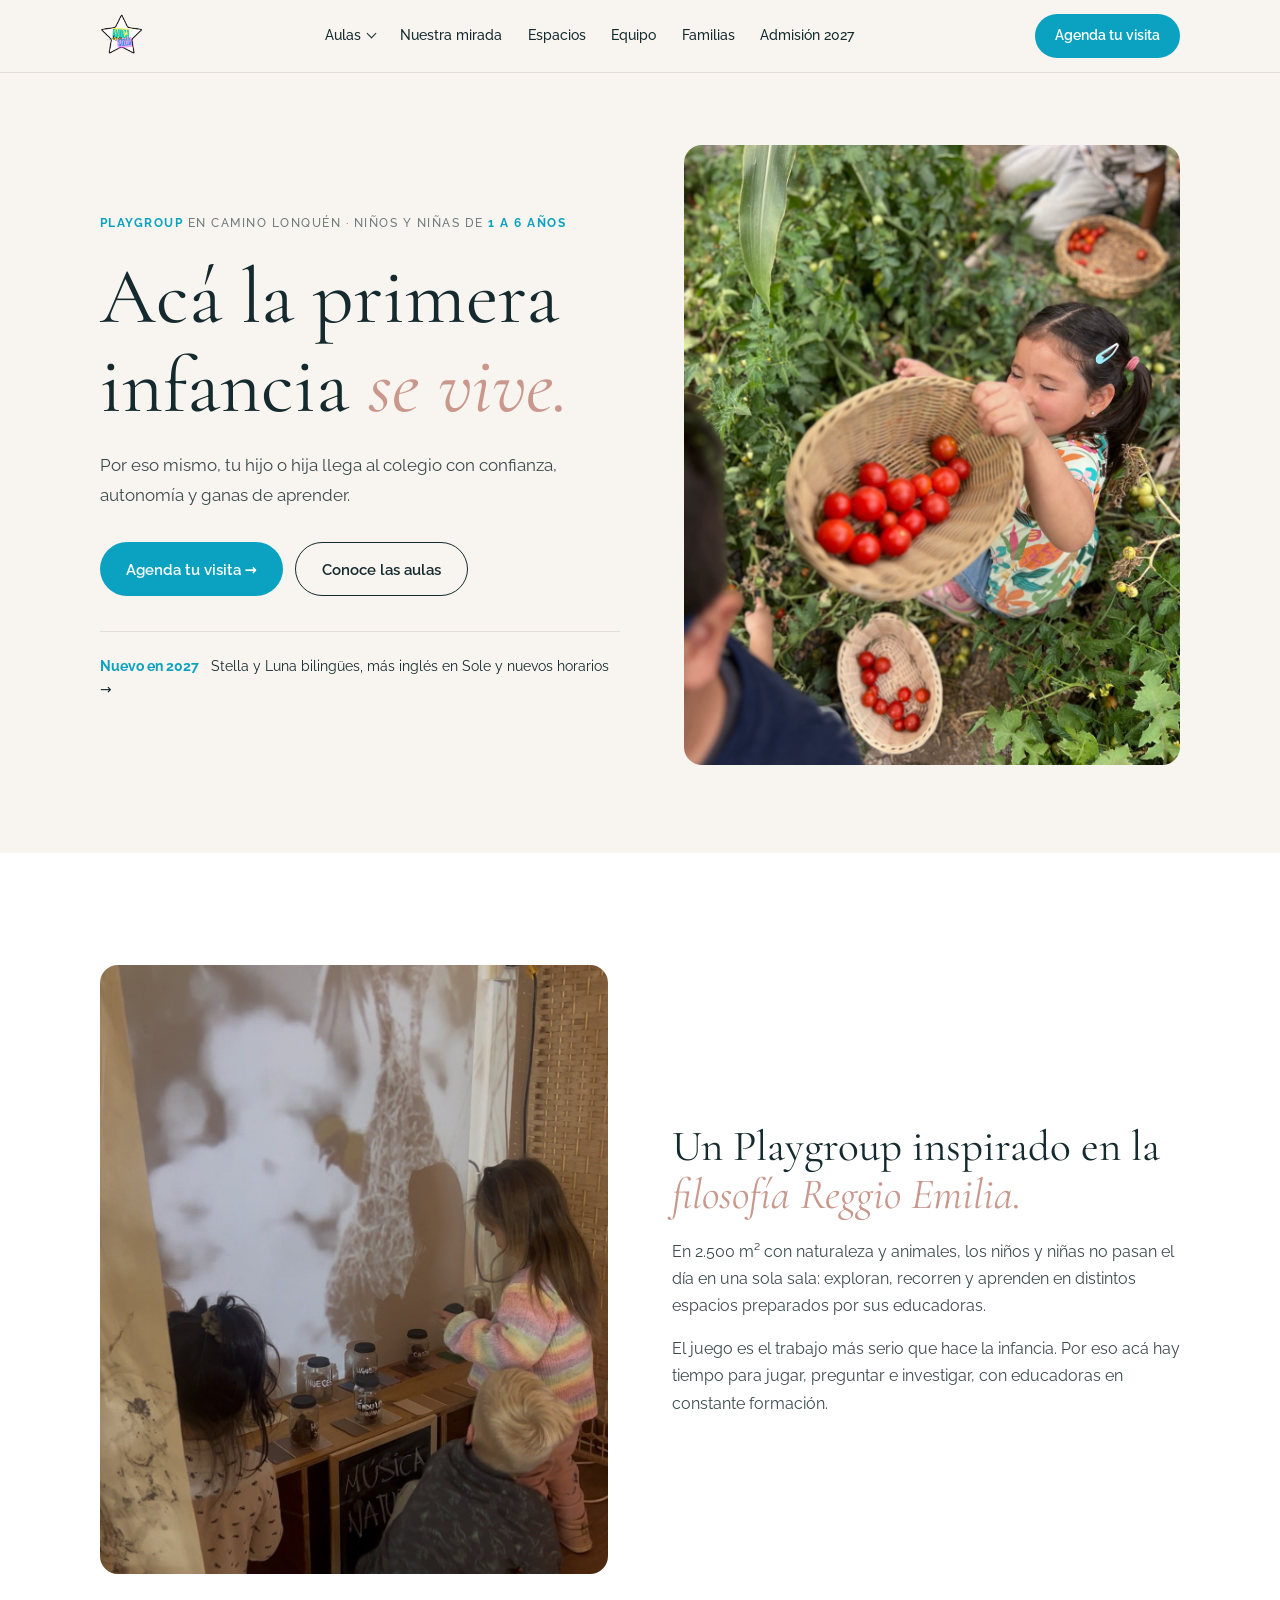
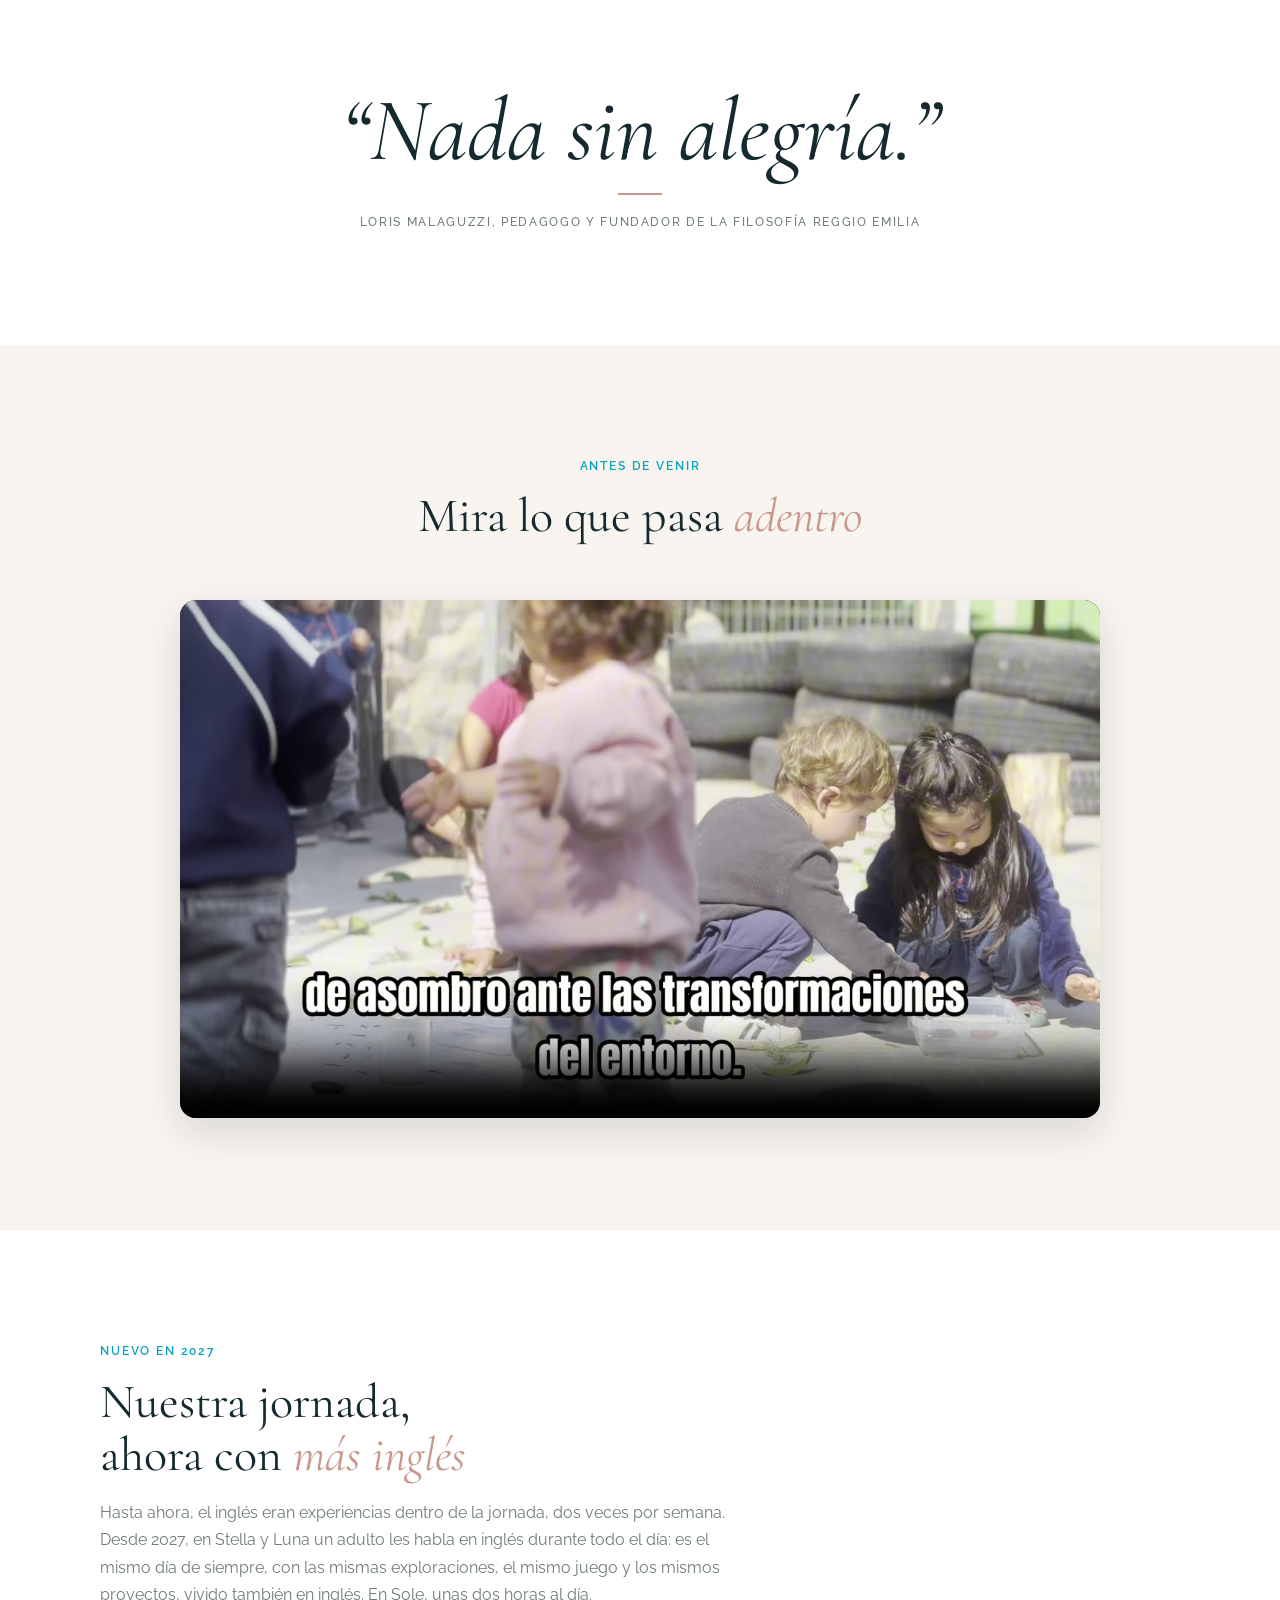
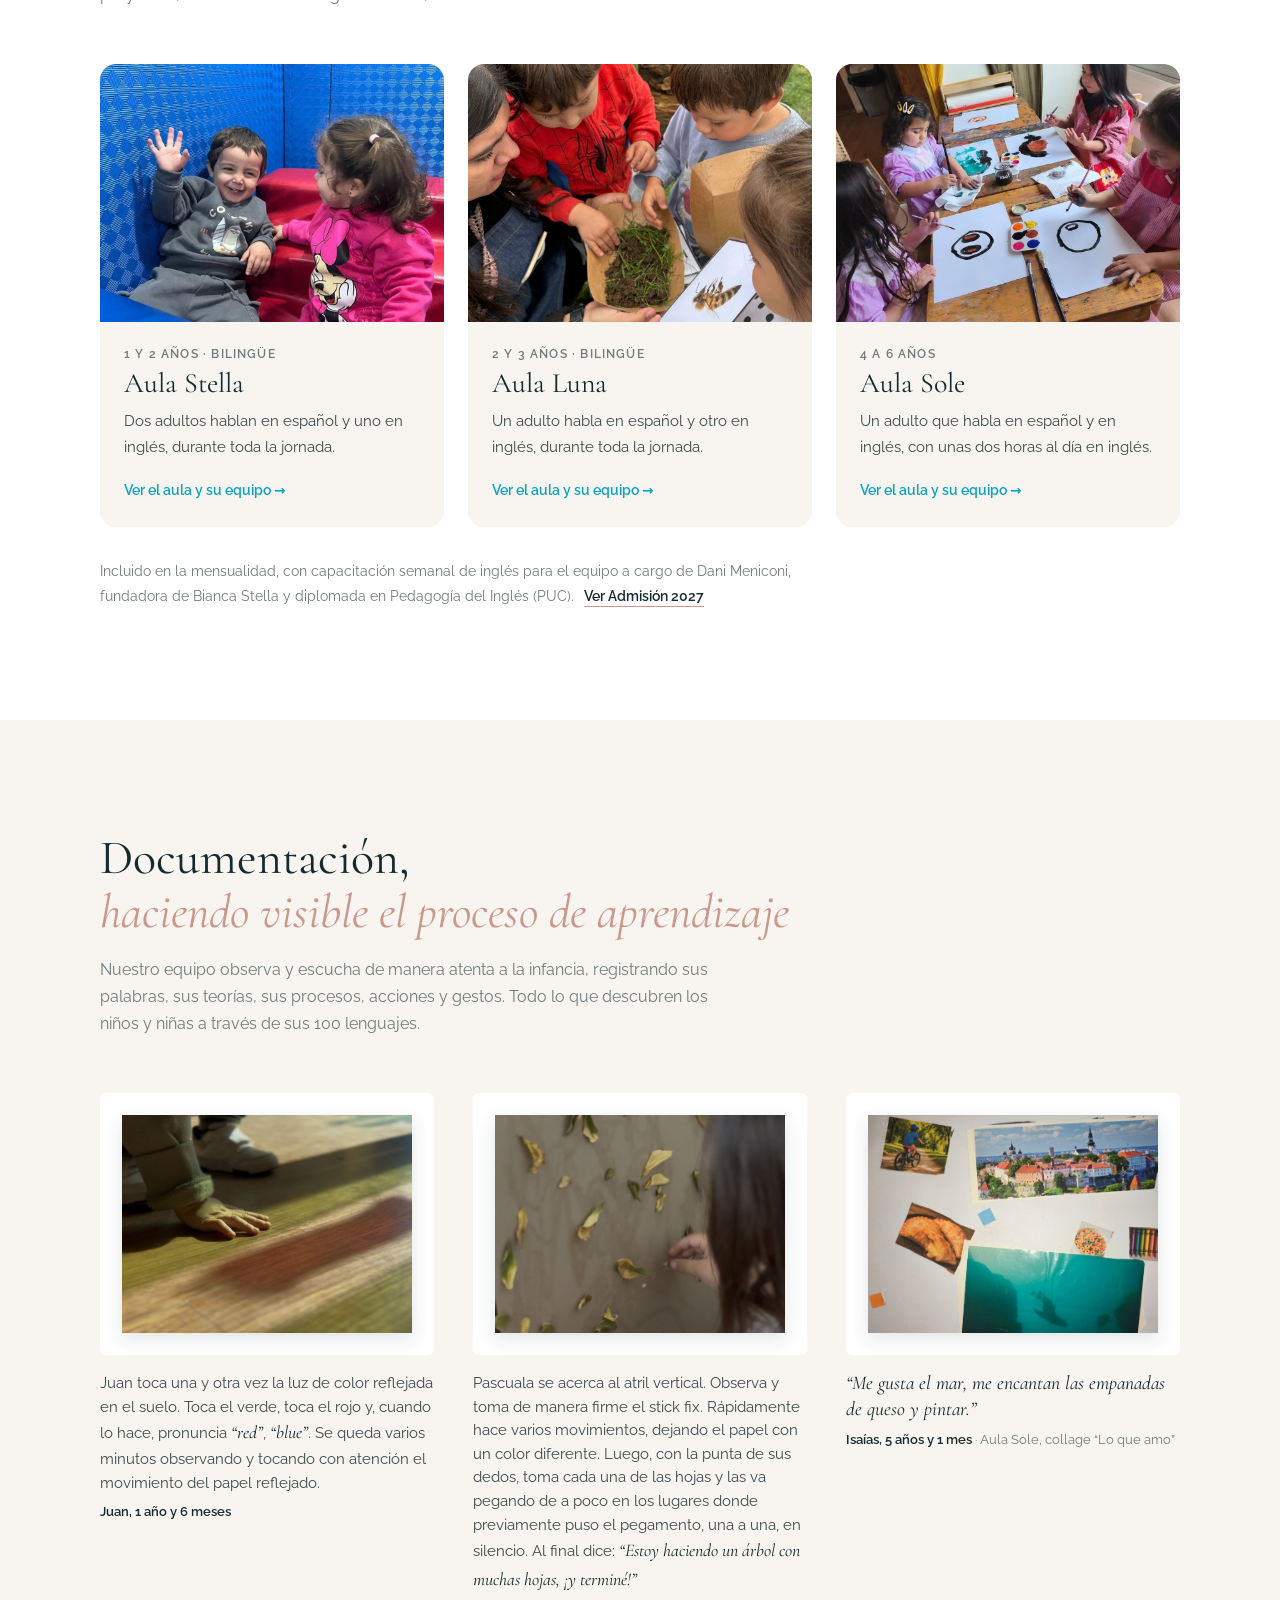
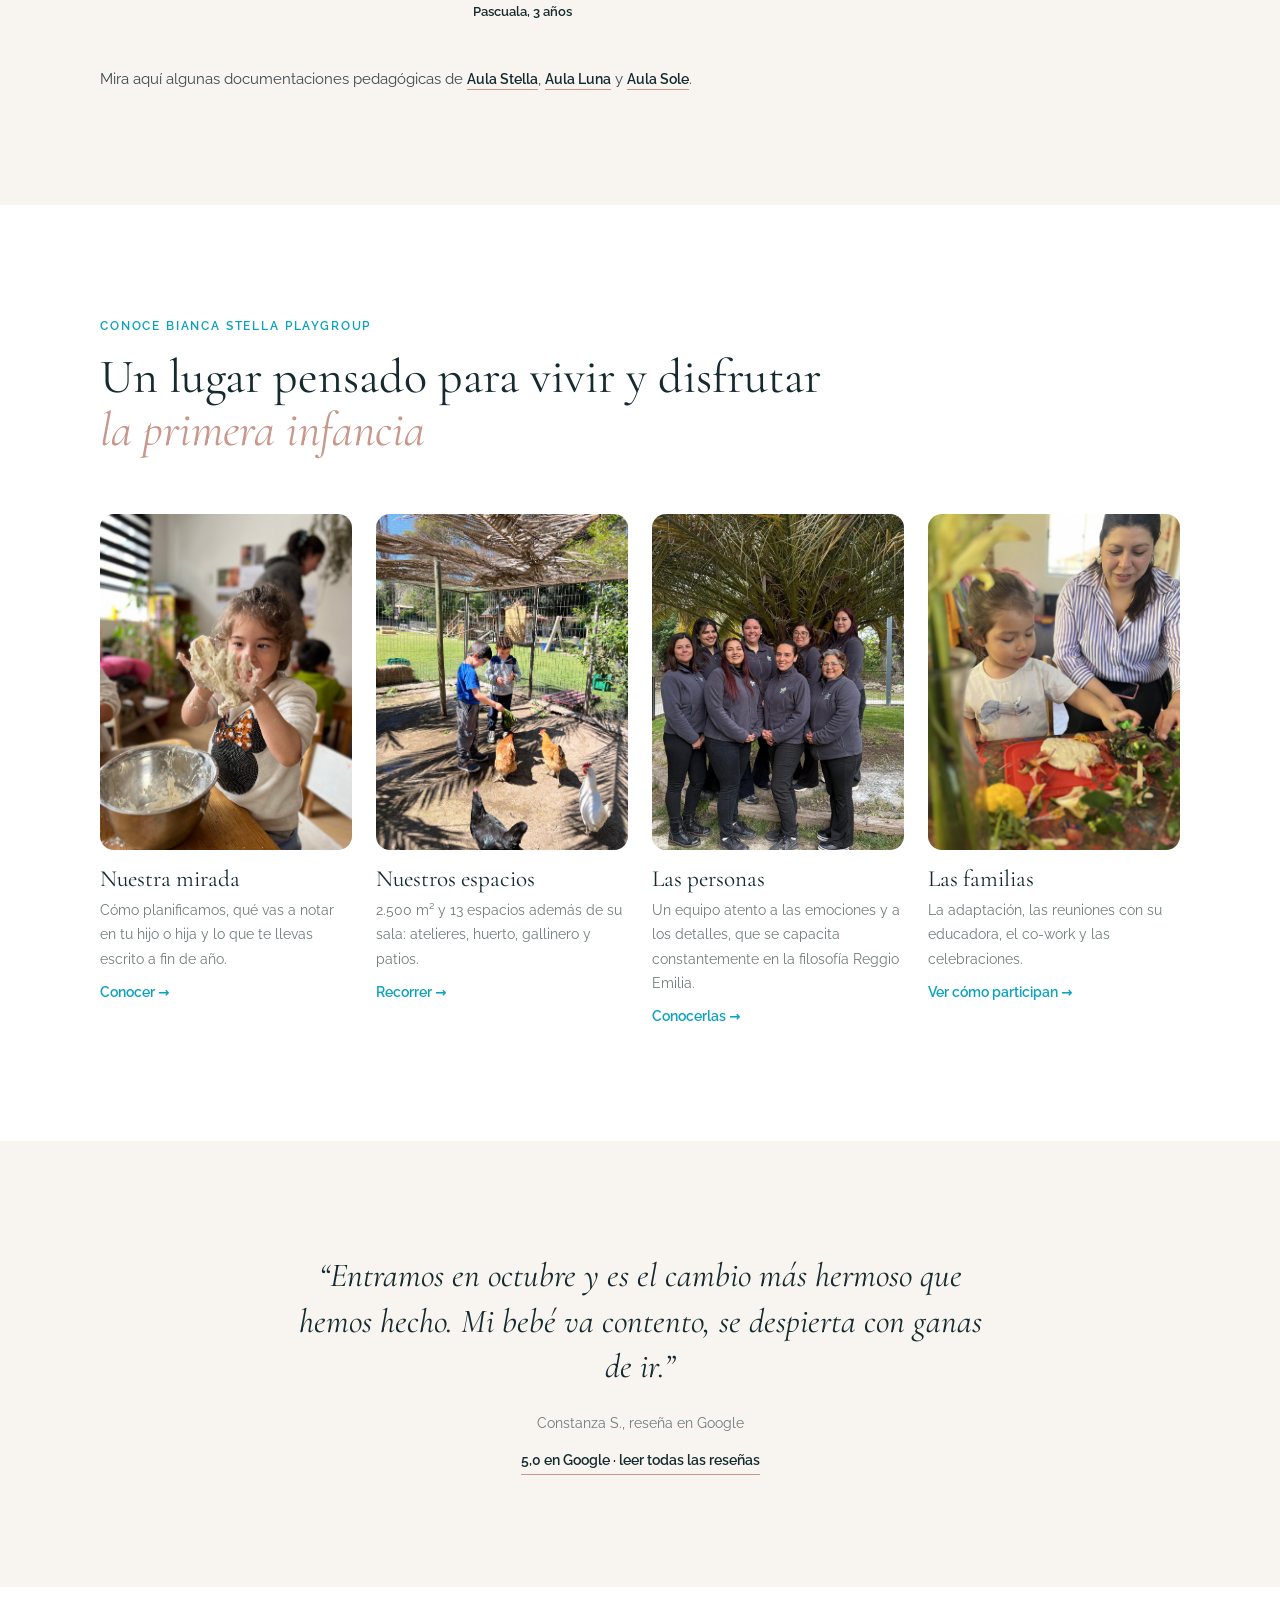
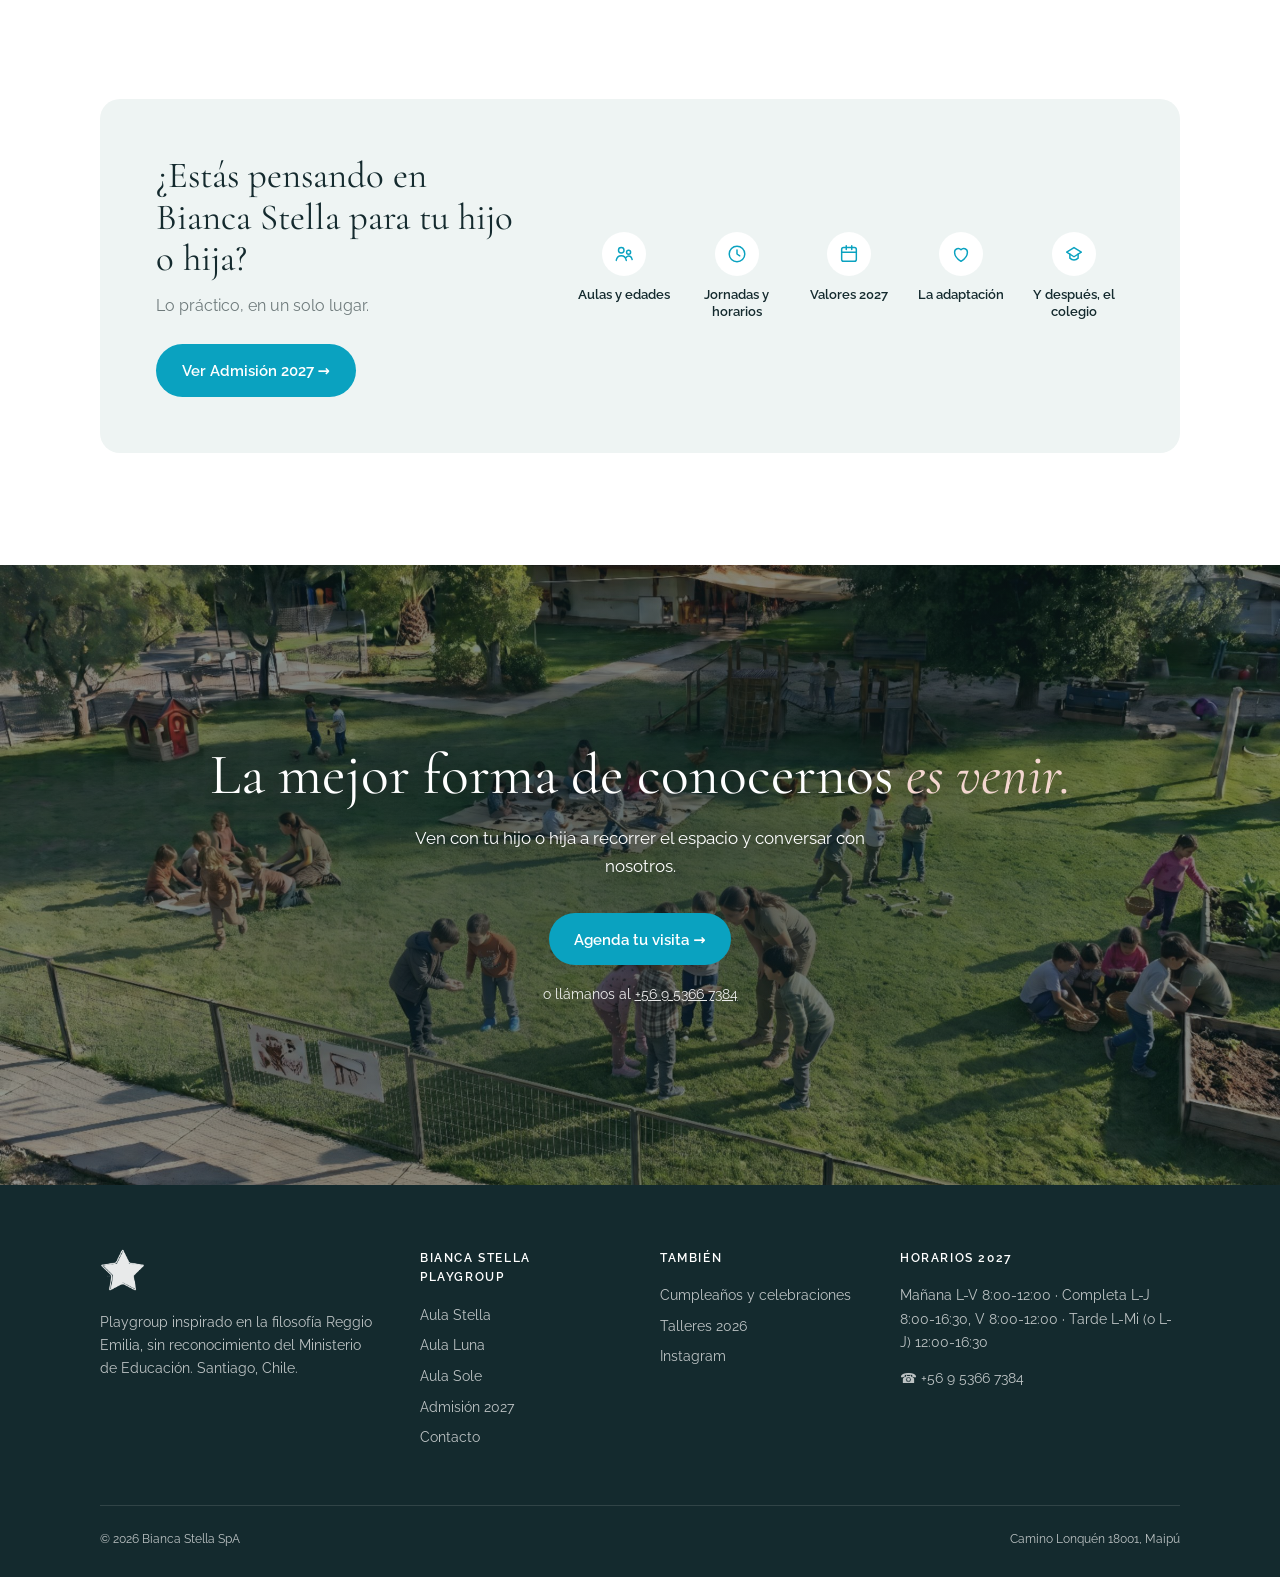
<file: index.html>
<!DOCTYPE html>
<html lang="es">
<head>
<meta charset="UTF-8">
<meta name="viewport" content="width=device-width, initial-scale=1.0">
<title>Bianca Stella Playgroup: acá la primera infancia se vive</title>
<meta name="description" content="Playgroup inspirado en la filosofía Reggio Emilia en Camino Lonquén, Maipú. Niños y niñas de 1 a 6 años, 2.500 m² con naturaleza y animales. Desde 2027, Stella y Luna bilingües.">
<meta property="og:title" content="Bianca Stella Playgroup: acá la primera infancia se vive">
<meta property="og:description" content="Playgroup inspirado en la filosofía Reggio Emilia, de 1 a 6 años, en Camino Lonquén. Nada sin alegría.">
<meta property="og:image" content="https://biancastella.cl/img/n_tomates.jpg">
<meta property="og:url" content="https://biancastella.cl">
<meta property="og:type" content="website">
<link rel="canonical" href="https://biancastella.cl/">
<link rel="icon" href="img/logo_bs.png" type="image/png">
<link rel="preconnect" href="https://fonts.googleapis.com">
<link rel="preconnect" href="https://fonts.gstatic.com" crossorigin>
<link href="https://fonts.googleapis.com/css2?family=Cormorant+Garamond:ital,wght@0,400;0,500;0,600;1,400;1,500&family=Raleway:wght@400;500;600&display=swap" rel="stylesheet">
<style>
:root{
  --fondo:#f8f4ef;
  --blanco:#ffffff;
  --suave:#eef4f3;
  --verde:#142a2e;
  --texto:#3c4a4c;
  --tenue:#6f7b7c;
  --linea:#e4ddd5;
  --turquesa:#0AA2C0;
  --turquesa-hover:#0890ab;
  --rosa:#c9978c;
  --display:'Cormorant Garamond',Georgia,serif;
  --body:'Raleway',system-ui,sans-serif;
  --ancho:1160px;
  --gutter:clamp(16px,4vw,40px);
}
*{box-sizing:border-box;margin:0;padding:0}
html{scroll-behavior:smooth}
body{font-family:var(--body);color:var(--texto);background:var(--blanco);font-size:16px;line-height:1.7;-webkit-font-smoothing:antialiased}
img{display:block;max-width:100%}
a{color:inherit}
.contenedor{max-width:var(--ancho);margin:0 auto;padding:0 var(--gutter)}
h1,h2,h3{font-family:var(--display);font-weight:400;color:var(--verde);line-height:1.12}
h1 em,h2 em{font-style:italic;color:var(--rosa)}
.eyebrow{display:block;font-size:.72rem;letter-spacing:.16em;text-transform:uppercase;color:var(--turquesa);font-weight:600;margin-bottom:.9rem}
.seccion{padding:clamp(64px,9vw,112px) 0}
.seccion--fondo{background:var(--fondo)}
.cabecera{max-width:640px;margin-bottom:clamp(32px,5vw,56px)}
.cabecera h2{font-size:clamp(2rem,4vw,3rem)}
.cabecera p{margin-top:1rem;color:var(--tenue)}
.cabecera--ancha{max-width:none}
.cabecera--ancha p{max-width:640px}
.btn{display:inline-flex;align-items:center;justify-content:center;gap:.5rem;white-space:nowrap;padding:.85rem 1.6rem;border-radius:999px;font-weight:600;font-size:.92rem;text-decoration:none;transition:background .2s,color .2s,border-color .2s}
.btn-primario{background:var(--turquesa);color:#fff}
.btn-primario:hover{background:var(--turquesa-hover)}
.btn-borde{border:1.5px solid var(--verde);color:var(--verde)}
.btn-borde:hover{background:var(--verde);color:#fff}
.link{font-weight:600;font-size:.9rem;color:var(--verde);text-decoration:none;border-bottom:1.5px solid var(--rosa);padding-bottom:2px}
.link:hover{color:var(--turquesa);border-color:var(--turquesa)}

/* Nav */
.nav{position:sticky;top:0;z-index:50;background:rgba(248,244,239,.94);backdrop-filter:blur(8px);border-bottom:1px solid var(--linea)}
.nav .contenedor{display:flex;align-items:center;justify-content:space-between;height:72px;gap:1rem}
.nav-logo img{height:44px;width:auto}
.nav-links{display:flex;align-items:center;gap:1.6rem;font-size:.88rem;font-weight:500}
.nav-links > a,.nav-drop > button{text-decoration:none;color:var(--verde);background:none;border:0;font:inherit;cursor:pointer;padding:.4rem 0}
.nav-links > a:hover,.nav-drop > button:hover{color:var(--turquesa)}
.nav-drop{position:relative}
.nav-drop > button::after{content:'';display:inline-block;width:6px;height:6px;border-right:1.5px solid currentColor;border-bottom:1.5px solid currentColor;transform:rotate(45deg);margin:0 0 3px 7px}
.nav-drop-menu{position:absolute;top:100%;left:-1rem;background:#fff;border:1px solid var(--linea);border-radius:12px;padding:.5rem;min-width:200px;box-shadow:0 10px 30px rgba(20,42,46,.08);opacity:0;visibility:hidden;transform:translateY(6px);transition:all .18s}
.nav-drop:hover .nav-drop-menu,.nav-drop:focus-within .nav-drop-menu{opacity:1;visibility:visible;transform:none}
.nav-drop-menu a{display:block;padding:.55rem .8rem;border-radius:8px;text-decoration:none;color:var(--verde)}
.nav-drop-menu a span{display:block;font-size:.75rem;color:var(--tenue)}
.nav-drop-menu a:hover{background:var(--fondo)}
.nav-cta{padding:.65rem 1.25rem;font-size:.85rem}
.nav-toggle{display:none;background:none;border:0;width:40px;height:40px;cursor:pointer;position:relative}
.nav-toggle span{position:absolute;left:9px;right:9px;height:1.5px;background:var(--verde);transition:transform .2s,opacity .2s}
.nav-toggle span:nth-child(1){top:13px}.nav-toggle span:nth-child(2){top:19px}.nav-toggle span:nth-child(3){top:25px}
.nav-abierto .nav-toggle span:nth-child(1){transform:translateY(6px) rotate(45deg)}
.nav-abierto .nav-toggle span:nth-child(2){opacity:0}
.nav-abierto .nav-toggle span:nth-child(3){transform:translateY(-6px) rotate(-45deg)}
.nav-movil{display:none}

/* Hero */
.hero{background:var(--fondo)}
.hero .contenedor{display:grid;grid-template-columns:1.05fr 1fr;gap:clamp(32px,5vw,72px);align-items:center;padding-top:clamp(40px,6vw,72px);padding-bottom:clamp(48px,7vw,88px)}
.hero-kicker{font-size:.78rem;letter-spacing:.12em;text-transform:uppercase;color:var(--tenue);font-weight:500}
.hero-kicker b{color:var(--turquesa);font-weight:700}
.hero h1{font-size:clamp(2.8rem,6.2vw,5rem);margin:1.1rem 0 1.3rem}
.hero-claim{font-size:1.08rem;max-width:30rem}
.hero-acciones{display:flex;flex-wrap:wrap;gap:.8rem;margin-top:2rem}
.hero-nuevo{display:block;margin-top:2.2rem;font-size:.86rem;color:var(--verde);text-decoration:none;padding-top:1.4rem;border-top:1px solid var(--linea)}
.hero-nuevo strong{color:var(--turquesa);margin-right:.5rem}
.hero-nuevo:hover span{text-decoration:underline}
.hero-foto{position:relative}
.hero-foto img{width:100%;aspect-ratio:4/5;object-fit:cover;border-radius:18px}

/* Lema */
.lema{text-align:center;margin-top:clamp(64px,9vw,112px)}
.lema blockquote{font-family:var(--display);font-style:italic;font-size:clamp(2.8rem,8vw,5.6rem);line-height:1;color:var(--verde)}
.lema figcaption{margin-top:1.1rem;font-size:.74rem;letter-spacing:.14em;text-transform:uppercase;color:var(--tenue);font-weight:500}
.lema figcaption::before{content:'';display:block;width:44px;height:1.5px;background:var(--rosa);margin:0 auto 1.1rem}

/* Intro */
.intro{display:grid;grid-template-columns:1fr 1fr;gap:clamp(28px,5vw,72px);align-items:center}
.intro-foto img{width:100%;aspect-ratio:5/6;object-fit:cover;border-radius:18px}
.intro h2{font-size:clamp(1.9rem,3.6vw,2.7rem);margin-bottom:1.2rem}
.intro p + p{margin-top:1rem}

/* Video */
.video-cabecera{text-align:center;margin-left:auto;margin-right:auto}
.video-marco{max-width:920px;margin:0 auto;border-radius:16px;overflow:hidden;background:#000;box-shadow:0 14px 40px rgba(20,42,46,.14)}
.video-marco video{display:block;width:100%;height:auto}

/* Aulas e inglés */
.aulas{display:grid;grid-template-columns:repeat(3,1fr);gap:24px}
.aula{background:#fff;border-radius:16px;overflow:hidden;display:flex;flex-direction:column;text-decoration:none;transition:transform .25s}
.aula:hover{transform:translateY(-4px)}
.aula img{width:100%;aspect-ratio:4/3;object-fit:cover}
.aula-texto{padding:1.4rem 1.5rem 1.6rem;display:flex;flex-direction:column;flex:1}
.aula-edad{font-size:.74rem;letter-spacing:.1em;text-transform:uppercase;color:var(--tenue);font-weight:600}
.aula h3{font-size:1.75rem;margin:.25rem 0 .6rem}
.aula p{font-size:.95rem}
.aula .mas{margin-top:auto;padding-top:1.1rem;font-size:.85rem;font-weight:600;color:var(--turquesa)}
.nota{margin-top:2rem;font-size:.9rem;color:var(--tenue);max-width:720px}
.nota a{margin-left:.4rem}

/* Contraste de tarjetas según el fondo de la sección */
.seccion:not(.seccion--fondo) .aula{background:var(--fondo)}
.seccion--fondo .obra{background:#fff}

/* Voces */
.voces{display:grid;grid-template-columns:repeat(3,1fr);gap:clamp(20px,3vw,40px)}
.obra{background:var(--fondo);padding:clamp(14px,2vw,22px);border-radius:6px}
.obra img{width:100%;aspect-ratio:4/3;object-fit:cover;box-shadow:0 6px 18px rgba(20,42,46,.12)}
.voz blockquote{font-family:var(--display);font-style:italic;font-size:1.22rem;line-height:1.3;color:var(--verde);margin:1rem 0 .45rem}
.voz blockquote.observacion{font-family:var(--body);font-style:normal;font-size:.92rem;line-height:1.6;color:var(--texto)}
.voz blockquote.observacion em{font-family:var(--display);font-size:1.12rem;color:var(--verde)}
.voz figcaption{font-size:.82rem;color:var(--tenue)}
.voz figcaption strong{color:var(--verde);font-weight:600}
.voces-pie{margin-top:clamp(28px,4vw,44px);font-size:.95rem}
.voces-pie a{white-space:nowrap}

/* Puertas */
.puertas{display:grid;grid-template-columns:repeat(4,1fr);gap:24px}
.puerta{text-decoration:none;display:block}
.puerta-foto{overflow:hidden;border-radius:14px}
.puerta img{width:100%;aspect-ratio:3/4;object-fit:cover;transition:transform .5s}
.puerta:hover img{transform:scale(1.04)}
.puerta h3{font-size:1.45rem;margin:1rem 0 .35rem}
.puerta p{font-size:.9rem;color:var(--tenue)}
.puerta .mas{display:inline-block;margin-top:.6rem;font-size:.85rem;font-weight:600;color:var(--turquesa)}

/* Testimonio */
.testimonio{max-width:780px;margin:0 auto;text-align:center}
.testimonio blockquote{font-family:var(--display);font-style:italic;font-size:clamp(1.5rem,2.8vw,2.1rem);line-height:1.35;color:var(--verde)}
.testimonio p{margin-top:1.4rem;font-size:.85rem;color:var(--tenue)}
.testimonio .google{display:inline-block;margin-top:.8rem}

/* Info práctica */
.info{background:var(--suave);border-radius:20px;padding:clamp(28px,5vw,56px);display:grid;grid-template-columns:1fr 1.5fr;gap:clamp(24px,4vw,56px);align-items:center}
.info h2{font-size:clamp(1.7rem,3vw,2.3rem)}
.info > div > p{margin:.8rem 0 1.6rem;color:var(--tenue)}
.info-items{display:grid;grid-template-columns:repeat(5,1fr);gap:12px}
.info-item{display:flex;flex-direction:column;align-items:center;text-align:center;gap:.6rem;text-decoration:none;font-size:.82rem;font-weight:600;color:var(--verde);line-height:1.3;padding:.6rem .2rem;border-radius:12px}
.info-item:hover{background:rgba(255,255,255,.7)}
.info-item svg{width:44px;height:44px;padding:11px;border-radius:50%;background:#fff;stroke:var(--turquesa);fill:none;stroke-width:1.6;stroke-linecap:round;stroke-linejoin:round}

/* Cierre */
.cierre{position:relative;min-height:620px;display:flex;align-items:center;justify-content:center;text-align:center;color:#fff;overflow:hidden}
.cierre img{position:absolute;inset:0;width:100%;height:100%;object-fit:cover;object-position:center 60%}
.cierre::after{content:'';position:absolute;inset:0;background:radial-gradient(ellipse at center,rgba(14,34,37,.68),rgba(14,34,37,.42))}
.cierre h2,.cierre p{text-shadow:0 1px 18px rgba(0,0,0,.35)}
.cierre .contenedor{position:relative;z-index:1}
.cierre h2{color:#fff;font-size:clamp(2.2rem,5vw,3.6rem)}
.cierre h2 em{color:#f3d6cf}
.cierre p{margin:1rem auto 2rem;max-width:32rem;font-size:1.05rem}
.cierre small{display:block;margin-top:1.1rem;font-size:.85rem;opacity:.9}
.cierre small a{color:#fff}

/* Footer */
.footer{background:var(--verde);color:rgba(255,255,255,.72);font-size:.86rem;padding:64px 0 28px}
.footer-grid{display:grid;grid-template-columns:1.4fr 1fr 1fr 1.4fr;gap:40px}
.footer img{height:46px;width:auto;margin-bottom:1rem;filter:brightness(0) invert(1);opacity:.9}
.footer h4{font-size:.72rem;letter-spacing:.14em;text-transform:uppercase;color:#fff;margin-bottom:1rem;font-weight:600}
.footer ul{list-style:none}
.footer li{margin-bottom:.45rem}
.footer a{text-decoration:none}
.footer a:hover{color:#fff}
.footer-pie{display:flex;justify-content:space-between;flex-wrap:wrap;gap:.6rem;margin-top:48px;padding-top:22px;border-top:1px solid rgba(255,255,255,.12);font-size:.78rem}

/* Solo para la maqueta */
.maqueta-sello{position:fixed;left:16px;bottom:16px;z-index:60;background:var(--verde);color:#fff;font-size:.78rem;padding:.55rem .95rem;border-radius:999px;box-shadow:0 6px 20px rgba(0,0,0,.18)}
.maqueta-sello a{color:#9fe3f0;margin-left:.4rem}
.maqueta-sello button{background:none;border:0;color:#fff;opacity:.7;margin-left:.6rem;cursor:pointer;font-size:1rem;line-height:1}
.maqueta-aviso{position:fixed;left:50%;bottom:72px;transform:translate(-50%,20px);z-index:61;background:#fff;color:var(--verde);border:1px solid var(--linea);font-size:.88rem;padding:.8rem 1.1rem;border-radius:12px;box-shadow:0 10px 30px rgba(0,0,0,.12);opacity:0;pointer-events:none;transition:all .25s;max-width:calc(100% - 32px);text-align:center}
.maqueta-aviso.visible{opacity:1;transform:translate(-50%,0)}

/* Responsive */
@media (max-width:1020px){
  .nav-links{display:none}
  .nav-toggle{display:block}
  .nav-movil{display:none;background:var(--fondo);border-bottom:1px solid var(--linea);padding:.5rem var(--gutter) 1.4rem}
  .nav-abierto + .nav-movil{display:block}
  .nav-movil a{display:block;padding:.7rem 0;text-decoration:none;color:var(--verde);font-weight:500;border-bottom:1px solid var(--linea)}
  .nav-movil .sub{padding-left:1rem;font-size:.92rem;color:var(--texto)}
  .nav-movil .btn{display:flex;justify-content:center;margin-top:1rem;border:0;color:#fff}
  .nav-movil{position:sticky;top:72px;z-index:49}
  .puertas{grid-template-columns:repeat(2,1fr)}
  .info{grid-template-columns:1fr}
}
@media (max-width:760px){
  .nav .contenedor{height:64px}
  .nav-logo img{height:38px}
  .nav-cta{padding:.55rem 1rem;font-size:.8rem}
  .nav-movil{top:64px}
  .hero .contenedor{grid-template-columns:1fr;padding-top:28px}
  .hero-foto{order:-1}
  .hero-foto img{aspect-ratio:4/3;border-radius:14px}
  .hero h1{margin:.7rem 0 .9rem}
  .hero-acciones .btn{flex:1 1 0;padding:.85rem 1rem}
  .hero-nuevo{margin-top:1.5rem;padding-top:1.1rem}
  .intro{grid-template-columns:1fr;gap:1.4rem}
  .intro-foto img{border-radius:14px}
  /* aulas y voces: carrusel horizontal en celular para no alargar la página */
  .aulas,.voces{display:flex;overflow-x:auto;scroll-snap-type:x mandatory;gap:14px;margin:0 calc(-1 * var(--gutter));padding:0 var(--gutter) 6px;scrollbar-width:none}
  .aulas::-webkit-scrollbar,.voces::-webkit-scrollbar{display:none}
  .aula,.voz{flex:0 0 80%;scroll-snap-align:start}
  .voz blockquote{font-size:1.15rem}
  /* documentaciones: una debajo de otra en el celular, para leerlas completas */
  .voces{display:grid;grid-template-columns:1fr;gap:40px;margin:0;padding:0;overflow:visible}
  .voz{flex:none}
  .voces + .desliza{display:none}
  .desliza{display:block;font-size:.78rem;color:var(--tenue);margin-top:.8rem}
  /* puertas: filas compactas */
  .puertas{grid-template-columns:1fr;gap:0}
  .puerta{display:grid;grid-template-columns:96px 1fr;gap:1rem;align-items:center;padding:14px 0;border-bottom:1px solid var(--linea)}
  .puerta:first-child{border-top:1px solid var(--linea)}
  .puerta img{aspect-ratio:1/1;border-radius:10px}
  .puerta-foto{border-radius:10px}
  .puerta h3{margin:0 0 .15rem;font-size:1.3rem}
  .puerta p{font-size:.84rem;line-height:1.5}
  .puerta .mas{display:none}
  .info-items{grid-template-columns:1fr;gap:0}
  .info-item{flex-direction:row;text-align:left;gap:.9rem;padding:.55rem 0;border-radius:0;font-size:.92rem}
  .info-item svg{width:38px;height:38px;padding:9px;flex:0 0 auto}
  .cierre{min-height:460px}
  .footer-grid{grid-template-columns:1fr 1fr;gap:28px}
  .footer-grid > div:first-child{grid-column:1 / -1}
  .maqueta-sello{font-size:.72rem;left:10px;bottom:10px}
}
@media (min-width:761px){.desliza{display:none}}
</style>
<!-- Google Tag Manager -->
<script>(function(w,d,s,l,i){w[l]=w[l]||[];w[l].push({'gtm.start':new Date().getTime(),event:'gtm.js'});var f=d.getElementsByTagName(s)[0],j=d.createElement(s),dl=l!='dataLayer'?'&l='+l:'';j.async=true;j.src='https://www.googletagmanager.com/gtm.js?id='+i+dl;f.parentNode.insertBefore(j,f);})(window,document,'script','dataLayer','GTM-PHJHM3W');</script>
  <script type="application/ld+json">
{
"@context": "https://schema.org",
"@type": "LocalBusiness",
"name": "Bianca Stella Playgroup",
"description": "Proyecto para la primera infancia inspirado en la filosofía Reggio Emilia",
"url": "https://biancastella.cl",
"telephone": "+56953667384",
"address": {
  "@type": "PostalAddress",
  "streetAddress": "Camino Lonquén 18001",
  "addressLocality": "Maipú",
  "addressCountry": "CL"
},
"openingHours": ["Mo-We 08:00-15:45", "Th-Fr 08:00-12:00"],
"priceRange": "$199.000 - $469.000 CLP/mes"
}
</script>
</head>
<body>

<!-- Nav: las aulas pasan al menú; Celebraciones y Talleres bajan al footer -->
<nav class="nav" id="nav">
  <div class="contenedor">
    <a href="#" class="nav-logo"><img src="img/logo_bs.png" alt="Bianca Stella"></a>
    <div class="nav-links">
      <div class="nav-drop">
        <button type="button">Aulas</button>
        <div class="nav-drop-menu">
          <a href="aula-stella/">Aula Stella <span>1 y 2 años</span></a>
          <a href="aula-luna/">Aula Luna <span>2 y 3 años</span></a>
          <a href="aula-sole/">Aula Sole <span>4 a 6 años</span></a>
        </div>
      </div>
      <a href="nuestra-mirada/">Nuestra mirada</a>
      <a href="espacios/">Espacios</a>
      <a href="equipo/">Equipo</a>
      <a href="familias/">Familias</a>
      <a href="admision/">Admisión 2027</a>
    </div>
    <a href="https://wa.me/56953667384?text=Hola%21%20Vengo%20del%20sitio%20de%20Bianca%20Stella%20y%20quiero%20agendar%20una%20visita." class="btn btn-primario nav-cta" target="_blank" rel="noopener" data-wa-source="nav">Agenda tu visita</a>
    <button class="nav-toggle" type="button" aria-label="Menú"><span></span><span></span><span></span></button>
  </div>
</nav>
<div class="nav-movil">
  <a href="aula-stella/" class="sub">Aula Stella · 1 y 2 años</a>
  <a href="aula-luna/" class="sub">Aula Luna · 2 y 3 años</a>
  <a href="aula-sole/" class="sub">Aula Sole · 4 a 6 años</a>
  <a href="nuestra-mirada/">Nuestra mirada</a>
  <a href="espacios/">Espacios</a>
  <a href="equipo/">Equipo</a>
  <a href="familias/">Familias</a>
  <a href="admision/">Admisión 2027</a>
</div>

<!-- 1. Hero: una frase, una foto cercana, dos botones -->
<header class="hero">
  <div class="contenedor">
    <div>
      <span class="hero-kicker"><b>Playgroup</b> en Camino Lonquén · niños y niñas de <b>1 a 6 años</b></span>
      <h1>Acá la primera infancia <em>se vive.</em></h1>
      <p class="hero-claim">Por eso mismo, tu hijo o hija llega al colegio con confianza, autonomía y ganas de aprender.</p>
      <div class="hero-acciones">
        <a href="https://wa.me/56953667384?text=Hola%21%20Vengo%20del%20sitio%20de%20Bianca%20Stella%20y%20quiero%20agendar%20una%20visita%20para%20conocerlo." class="btn btn-primario" target="_blank" rel="noopener" data-wa-source="hero-cta">Agenda tu visita &rarr;</a>
        <a href="#aulas" class="btn btn-borde">Conoce las aulas</a>
      </div>
      <a class="hero-nuevo" href="admision/#2027"><strong>Nuevo en 2027</strong> <span>Stella y Luna bilingües, más inglés en Sole y nuevos horarios &rarr;</span></a>
    </div>
    <div class="hero-foto">
      <img src="img/n_tomates.jpg" alt="Una niña cosecha tomates en el huerto de Bianca Stella" fetchpriority="high">
    </div>
  </div>
</header>

<!-- 2. Quiénes somos (foto de Música natural a la izquierda; la del patio va a la página Espacios) + la frase de Malaguzzi -->
<section class="seccion">
  <div class="contenedor intro">
    <div class="intro-foto">
      <img src="img/musica-natural.jpg" alt="Niños y niñas frente a una proyección, con frascos de semillas sobre la mesa de Música natural" loading="lazy">
    </div>
    <div class="intro-texto">
      <h2>Un Playgroup inspirado en la <em>filosofía Reggio Emilia.</em></h2>
      <p>En 2.500 m² con naturaleza y animales, los niños y niñas no pasan el día en una sola sala: exploran, recorren y aprenden en distintos espacios preparados por sus educadoras.</p>
      <p>El juego es el trabajo más serio que hace la infancia. Por eso acá hay tiempo para jugar, preguntar e investigar, con educadoras en constante formación.</p>
    </div>
  </div>
  <figure class="lema contenedor">
    <blockquote>“Nada sin alegría.”</blockquote>
    <figcaption>Loris Malaguzzi, pedagogo y fundador de la filosofía Reggio Emilia</figcaption>
  </figure>
</section>

<!-- 2b. Video: el recorrido en movimiento -->
<section class="seccion seccion--fondo video-home">
  <div class="contenedor">
    <div class="cabecera video-cabecera">
      <span class="eyebrow">Antes de venir</span>
      <h2>Mira lo que pasa <em>adentro</em></h2>
    </div>
    <div class="video-marco">
      <video src="video/recorrido.mp4" poster="img/video-poster.jpg" controls playsinline preload="metadata"></video>
    </div>
  </div>
</section>

<!-- 3. Las tres aulas + inglés 2027 (une la sección de inglés con las tarjetas de aulas) -->
<section class="seccion" id="aulas">
  <div class="contenedor">
    <div class="cabecera">
      <span class="eyebrow">Nuevo en 2027</span>
      <h2>Nuestra jornada,<br>ahora con <em>más inglés</em></h2>
      <p>Hasta ahora, el inglés eran experiencias dentro de la jornada, dos veces por semana. Desde 2027, en Stella y Luna un adulto les habla en inglés durante todo el día: es el mismo día de siempre, con las mismas exploraciones, el mismo juego y los mismos proyectos, vivido también en inglés. En Sole, unas dos horas al día.</p>
    </div>
    <div class="aulas">
      <a class="aula" href="aula-stella/">
        <img src="img/doc/stella-hero-saludo.jpg?v=2" alt="Un niño saluda con la mano junto a una compañera" loading="lazy">
        <div class="aula-texto">
          <span class="aula-edad">1 y 2 años · Bilingüe</span>
          <h3>Aula Stella</h3>
          <p>Dos adultos hablan en español y uno en inglés, durante toda la jornada.</p>
          <span class="mas">Ver el aula y su equipo &rarr;</span>
        </div>
      </a>
      <a class="aula" href="aula-luna/">
        <img src="img/doc/luna-tierra-abeja.jpg" alt="Niños observan una bandeja de pasto junto a la lámina de una abeja" loading="lazy">
        <div class="aula-texto">
          <span class="aula-edad">2 y 3 años · Bilingüe</span>
          <h3>Aula Luna</h3>
          <p>Un adulto habla en español y otro en inglés, durante toda la jornada.</p>
          <span class="mas">Ver el aula y su equipo &rarr;</span>
        </div>
      </a>
      <a class="aula" href="aula-sole/">
        <img src="img/doc/sole-veo-mesa.jpg" alt="Niñas pintan sus autorretratos alrededor de una mesa" loading="lazy">
        <div class="aula-texto">
          <span class="aula-edad">4 a 6 años</span>
          <h3>Aula Sole</h3>
          <p>Un adulto que habla en español y en inglés, con unas dos horas al día en inglés.</p>
          <span class="mas">Ver el aula y su equipo &rarr;</span>
        </div>
      </a>
    </div>
    <span class="desliza">Desliza para ver las tres aulas &rarr;</span>
    <p class="nota">Incluido en la mensualidad, con capacitación semanal de inglés para el equipo a cargo de Dani Meniconi, fundadora de Bianca Stella y diplomada en Pedagogía del Inglés (PUC). <a class="link" href="admision/#2027">Ver Admisión 2027</a></p>
  </div>
</section>

<!-- 4. Los niños hablan: citas reales de las documentaciones, con nombre y edad -->
<section class="seccion seccion--fondo">
  <div class="contenedor">
    <div class="cabecera cabecera--ancha">
      <h2>Documentación,<br><em>haciendo visible el proceso de aprendizaje</em></h2>
      <p>Nuestro equipo observa y escucha de manera atenta a la infancia, registrando sus palabras, sus teorías, sus procesos, acciones y gestos. Todo lo que descubren los niños y niñas a través de sus 100 lenguajes.</p>
    </div>
    <div class="voces">
      <figure class="voz">
        <div class="obra"><img src="img/doc/juan-luz.jpg" alt="La mano de un niño sobre el piso, entre manchas de luz de colores" loading="lazy"></div>
        <blockquote class="observacion">Juan toca una y otra vez la luz de color reflejada en el suelo. Toca el verde, toca el rojo y, cuando lo hace, pronuncia <em>“red”</em>, <em>“blue”</em>. Se queda varios minutos observando y tocando con atención el movimiento del papel reflejado.</blockquote>
        <figcaption><strong>Juan, 1 año y 6 meses</strong></figcaption>
      </figure>
      <figure class="voz">
        <div class="obra"><img src="img/doc/hojas-pascuala.jpg?v=2" alt="Hojas secas pegadas sobre un panel, formando un árbol" loading="lazy"></div>
        <blockquote class="observacion">Pascuala se acerca al atril vertical. Observa y toma de manera firme el stick fix. Rápidamente hace varios movimientos, dejando el papel con un color diferente. Luego, con la punta de sus dedos, toma cada una de las hojas y las va pegando de a poco en los lugares donde previamente puso el pegamento, una a una, en silencio. Al final dice: <em>“Estoy haciendo un árbol con muchas hojas, ¡y terminé!”</em></blockquote>
        <figcaption><strong>Pascuala, 3 años</strong></figcaption>
      </figure>
      <figure class="voz">
        <div class="obra"><img src="img/doc/sole-collage-isaias.jpg" alt="Collage con el mar, empanadas, una ciudad y lápices de colores" loading="lazy"></div>
        <blockquote>“Me gusta el mar, me encantan las empanadas de queso y pintar.”</blockquote>
        <figcaption><strong>Isaías, 5 años y 1 mes</strong> · Aula Sole, collage “Lo que amo”</figcaption>
      </figure>
    </div>
    <span class="desliza">Desliza &rarr;</span>
    <p class="voces-pie">Mira aquí algunas documentaciones pedagógicas de <a class="link" href="aula-stella/">Aula Stella</a>, <a class="link" href="aula-luna/">Aula Luna</a> y <a class="link" href="aula-sole/">Aula Sole</a>.</p>
  </div>
</section>

<!-- 5. Puertas: lo que hoy está todo en la home pasa a páginas propias -->
<section class="seccion">
  <div class="contenedor">
    <div class="cabecera cabecera--ancha">
      <span class="eyebrow">Conoce Bianca Stella Playgroup</span>
      <h2>Un lugar pensado para vivir y disfrutar<br><em>la primera infancia</em></h2>
    </div>
    <div class="puertas">
      <a class="puerta" href="nuestra-mirada/">
        <div class="puerta-foto"><img src="img/n_masa.jpg" alt="Una niña muestra sus manos cubiertas de masa" loading="lazy"></div>
        <div>
          <h3>Nuestra mirada</h3>
          <p>Cómo planificamos, qué vas a notar en tu hijo o hija y lo que te llevas escrito a fin de año.</p>
          <span class="mas">Conocer &rarr;</span>
        </div>
      </a>
      <a class="puerta" href="espacios/">
        <div class="puerta-foto"><img src="img/gallinero_ninos.jpg" alt="Dos niños dan de comer a las gallinas en el gallinero" loading="lazy"></div>
        <div>
          <h3>Nuestros espacios</h3>
          <p>2.500 m² y 13 espacios además de su sala: atelieres, huerto, gallinero y patios.</p>
          <span class="mas">Recorrer &rarr;</span>
        </div>
      </a>
      <a class="puerta" href="equipo/">
        <div class="puerta-foto"><img src="img/equipo-2026.jpg" alt="El equipo de Bianca Stella frente a la palmera" loading="lazy" style="object-position:center 55%"></div>
        <div>
          <h3>Las personas</h3>
          <p>Un equipo atento a las emociones y a los detalles, que se capacita constantemente en la filosofía Reggio Emilia.</p>
          <span class="mas">Conocerlas &rarr;</span>
        </div>
      </a>
      <a class="puerta" href="familias/">
        <div class="puerta-foto"><img src="img/familia-masa-flores.jpg" alt="Una mamá y su hija crean con masa y flores" loading="lazy"></div>
        <div>
          <h3>Las familias</h3>
          <p>La adaptación, las reuniones con su educadora, el co-work y las celebraciones.</p>
          <span class="mas">Ver cómo participan &rarr;</span>
        </div>
      </a>
    </div>
  </div>
</section>

<!-- 6. Una sola voz de familia, sin carrusel -->
<section class="seccion seccion--fondo">
  <div class="contenedor testimonio">
    <blockquote>“Entramos en octubre y es el cambio más hermoso que hemos hecho. Mi bebé va contento, se despierta con ganas de ir.”</blockquote>
    <p>Constanza S., reseña en Google</p>
    <a class="link google" href="https://www.google.com/search?q=Bianca+Stella+Playgroup" target="_blank" rel="noopener">5,0 en Google · leer todas las reseñas</a>
  </div>
</section>

<!-- 7. Lo práctico en un solo bloque (jornadas, valores y cupos viven en Admisión) -->
<section class="seccion">
  <div class="contenedor">
    <div class="info">
      <div>
        <h2>¿Estás pensando en Bianca Stella para tu hijo o hija?</h2>
        <p>Lo práctico, en un solo lugar.</p>
        <a href="admision/" class="btn btn-primario">Ver Admisión 2027 &rarr;</a>
      </div>
      <div class="info-items">
        <a class="info-item" href="#aulas"><svg viewBox="0 0 24 24"><circle cx="9" cy="8" r="3"/><circle cx="17" cy="10" r="2.2"/><path d="M3.5 19c.6-3 2.8-5 5.5-5s4.9 2 5.5 5M14.5 15.5c.7-.9 1.6-1.4 2.5-1.4 2 0 3.4 1.6 3.9 4"/></svg>Aulas y edades</a>
        <a class="info-item" href="admision/"><svg viewBox="0 0 24 24"><circle cx="12" cy="12" r="8.5"/><path d="M12 7.5V12l3 2"/></svg>Jornadas y horarios</a>
        <a class="info-item" href="admision/#2027"><svg viewBox="0 0 24 24"><rect x="4" y="5" width="16" height="15" rx="2"/><path d="M4 10h16M9 3v4M15 3v4"/></svg>Valores 2027</a>
        <a class="info-item" href="familias/#comunidad"><svg viewBox="0 0 24 24"><path d="M12 20s-7-4.4-7-10a4 4 0 0 1 7-2.6A4 4 0 0 1 19 10c0 5.6-7 10-7 10z"/></svg>La adaptación</a>
        <a class="info-item" href="nuestra-mirada/#promovemos"><svg viewBox="0 0 24 24"><path d="M4 10l8-5 8 5-8 5-8-5z"/><path d="M7.5 12v4.5c1.3 1.3 2.8 2 4.5 2s3.2-.7 4.5-2V12"/></svg>Y después, el colegio</a>
      </div>
    </div>
  </div>
</section>

<!-- 8. Cierre: una invitación -->
<section class="cierre">
  <img src="img/hero-ia.jpg" alt="El patio de Bianca Stella con los niños y niñas jugando en grupos sobre el pasto" loading="lazy">
  <div class="contenedor">
    <h2>La mejor forma de conocernos <em>es venir.</em></h2>
    <p>Ven con tu hijo o hija a recorrer el espacio y conversar con nosotros.</p>
    <a href="https://wa.me/56953667384?text=Hola%21%20Vengo%20del%20sitio%20de%20Bianca%20Stella%20y%20quiero%20agendar%20una%20visita." class="btn btn-primario" target="_blank" rel="noopener" data-wa-source="cierre">Agenda tu visita &rarr;</a>
    <small>o llámanos al <a href="tel:+56953667384">+56 9 5366 7384</a></small>
  </div>
</section>

<footer class="footer">
  <div class="contenedor">
    <div class="footer-grid">
      <div>
        <img src="img/logo_bs.png" alt="Bianca Stella">
        <p>Playgroup inspirado en la filosofía Reggio Emilia, sin reconocimiento del Ministerio de Educación. Santiago, Chile.</p>
      </div>
      <div>
        <h4>Bianca Stella Playgroup</h4>
        <ul>
          <li><a href="aula-stella/">Aula Stella</a></li>
          <li><a href="aula-luna/">Aula Luna</a></li>
          <li><a href="aula-sole/">Aula Sole</a></li>
          <li><a href="admision/">Admisión 2027</a></li>
          <li><a href="contacto/">Contacto</a></li>
        </ul>
      </div>
      <div>
        <h4>También</h4>
        <ul>
          <li><a href="celebraciones/">Cumpleaños y celebraciones</a></li>
          <li><a href="talleres/">Talleres 2026</a></li>
          <li><a href="https://www.instagram.com/biancastella.cl/" target="_blank" rel="noopener">Instagram</a></li>
        </ul>
      </div>
      <div>
        <h4>Horarios 2027</h4>
        <p>Mañana L-V 8:00-12:00 · Completa L-J 8:00-16:30, V 8:00-12:00 · Tarde L-Mi (o L-J) 12:00-16:30</p>
        <p style="margin-top:.8rem">&#9742; +56 9 5366 7384</p>
      </div>
    </div>
    <div class="footer-pie">
      <span>&copy; 2026 Bianca Stella SpA</span>
      <span>Camino Lonquén 18001, Maipú</span>
    </div>
  </div>
</footer>


<script>
  // menú del celular
  const nav = document.getElementById('nav');
  nav.querySelector('.nav-toggle').addEventListener('click', () => nav.classList.toggle('nav-abierto'));
  document.querySelectorAll('.nav-movil a').forEach(a => a.addEventListener('click', () => nav.classList.remove('nav-abierto')));
</script>
<!-- GTM noscript -->
<noscript><iframe src="https://www.googletagmanager.com/ns.html?id=GTM-PHJHM3W" height="0" width="0" style="display:none;visibility:hidden"></iframe></noscript>
<!-- GA4 -->
<script async src="https://www.googletagmanager.com/gtag/js?id=G-V60WSFE5XG"></script>
<script>window.dataLayer=window.dataLayer||[];function gtag(){dataLayer.push(arguments);}gtag('js',new Date());gtag('config','G-V60WSFE5XG');</script>
<script src="js/main.js?v=20261103b"></script>
</body>
</html>
</file>
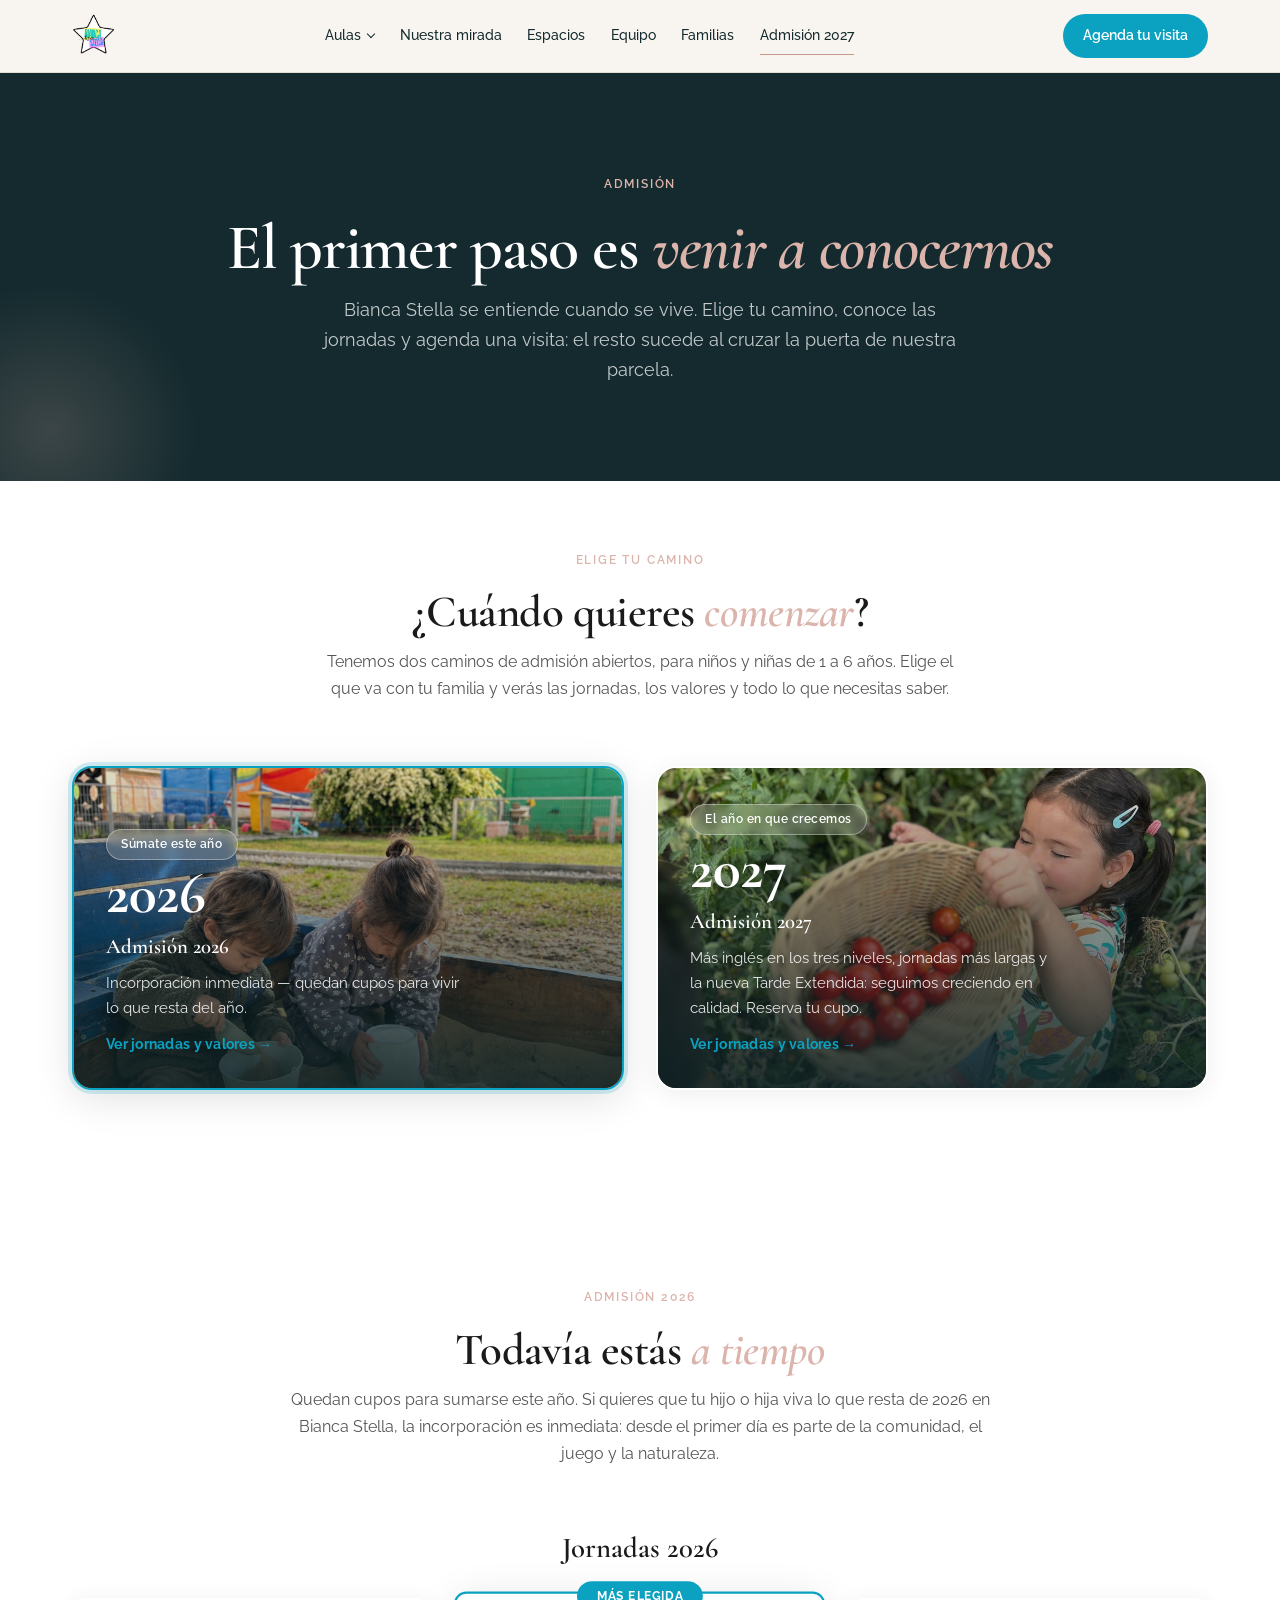
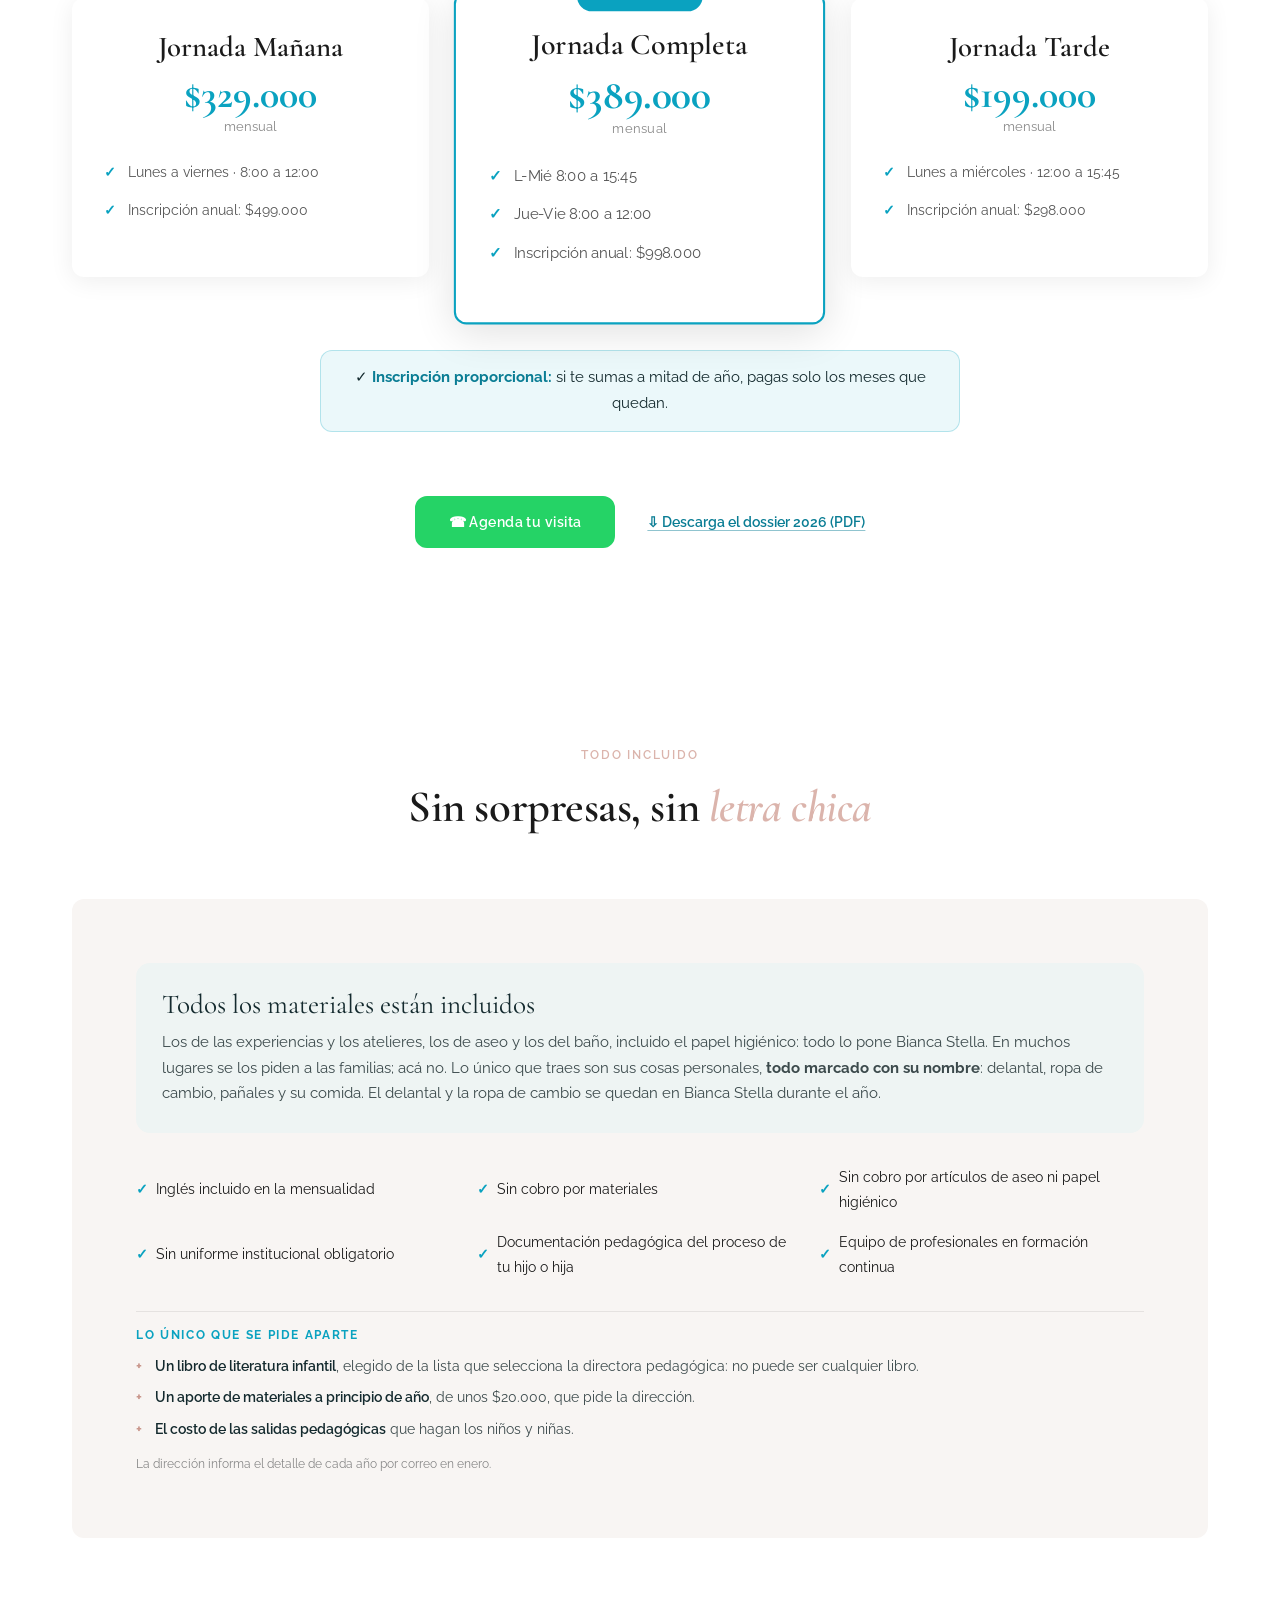
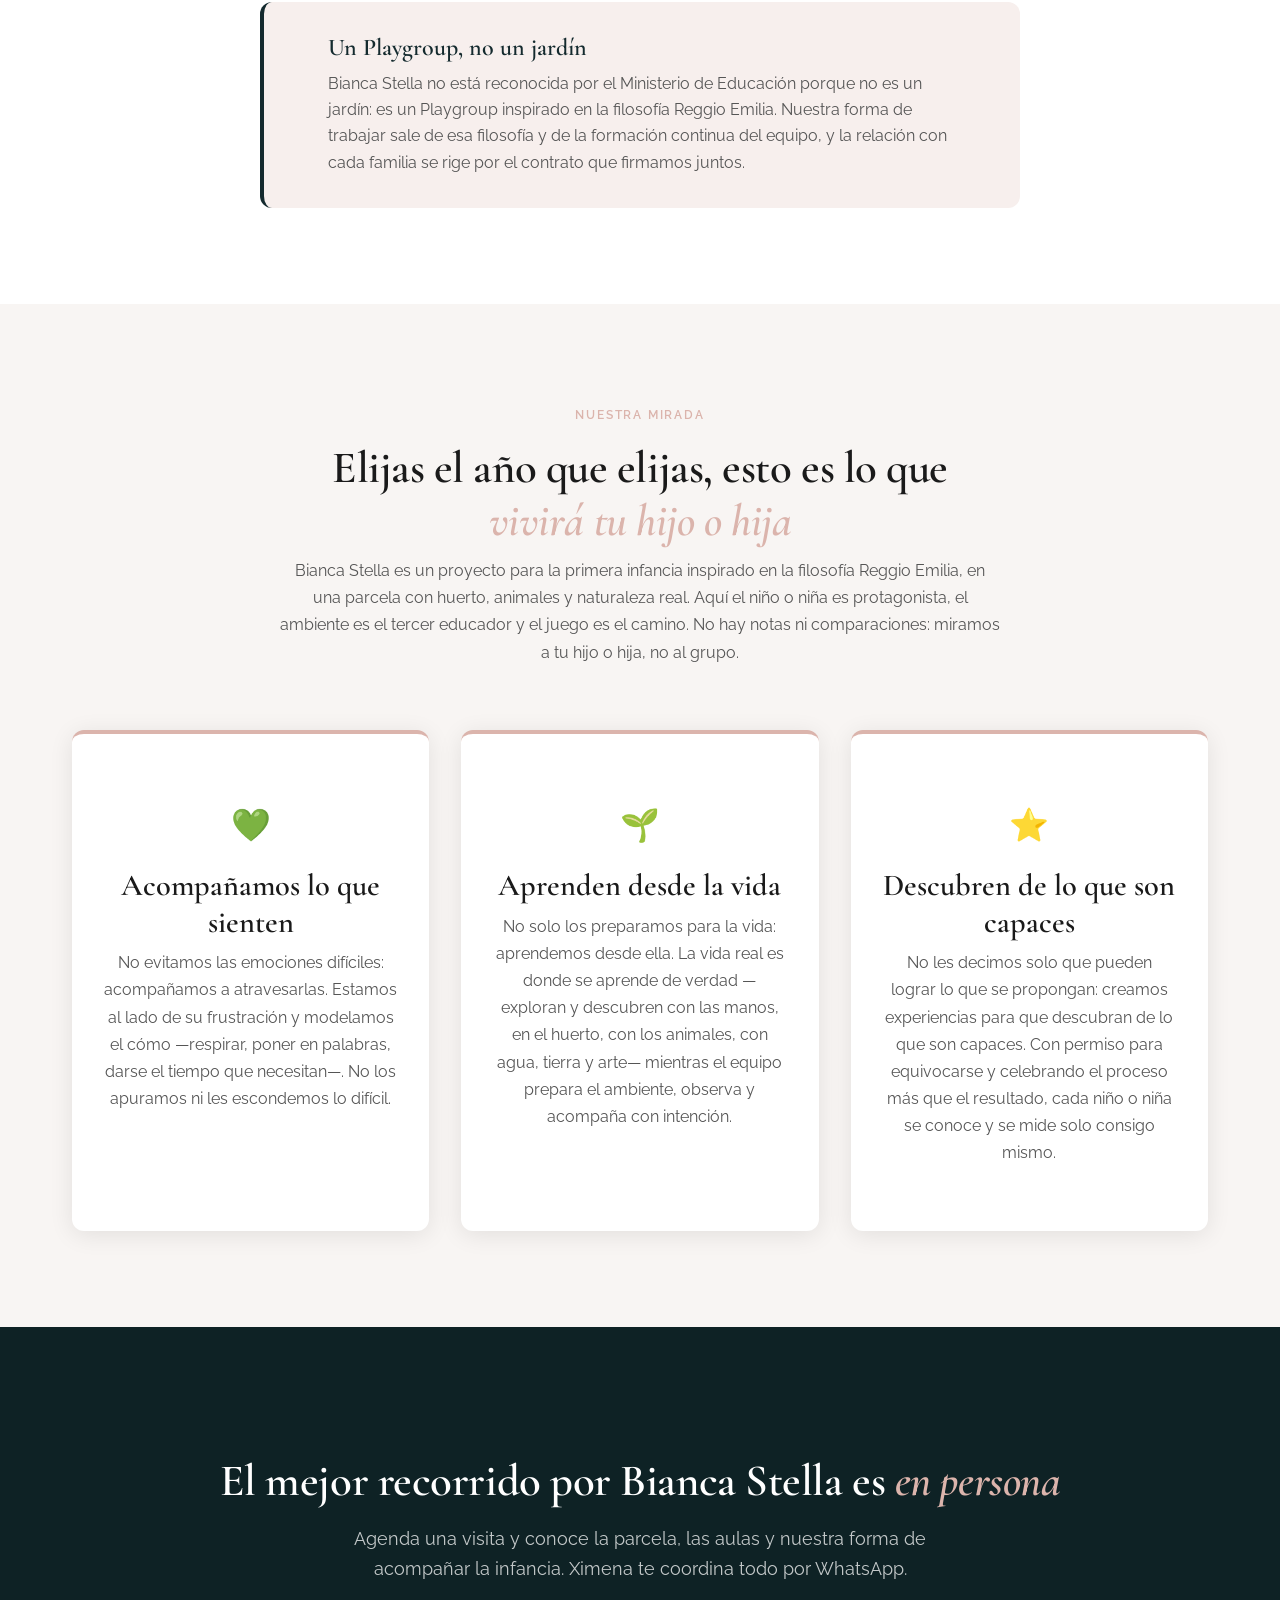
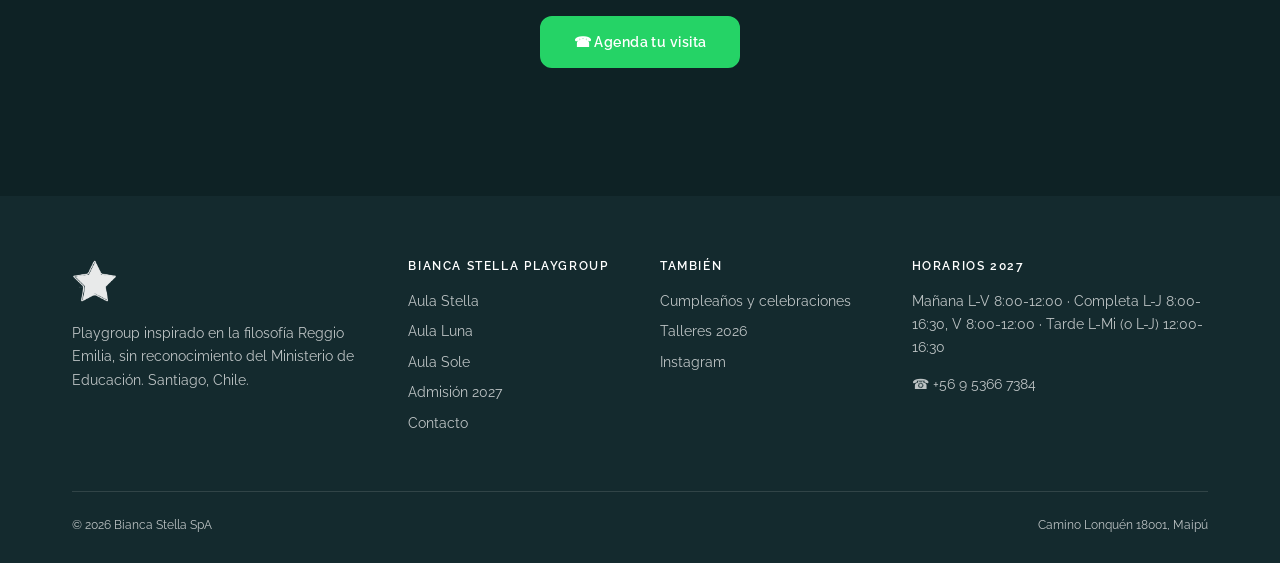
<file: admision/index.html>
<!DOCTYPE html>
<html lang="es">
<head>
  <meta charset="UTF-8">
  <meta name="viewport" content="width=device-width, initial-scale=1.0">
  <script>document.documentElement.className += ' js';</script>
  <title>Admisión 2027 | Jornadas y valores | Bianca Stella Playgroup</title>
  <meta name="description" content="Admisión 2027 a Bianca Stella Playgroup. Conoce las cuatro jornadas con su horario y su valor completo, descarga el dossier y agenda tu visita. Proyecto para la primera infancia inspirado en la filosofía Reggio Emilia.">
  <meta property="og:title" content="Admisión | Bianca Stella Playgroup">
  <meta property="og:description" content="Elige tu camino — Admisión 2026 o 2027 —, conoce las jornadas y agenda una visita a Bianca Stella.">
  <meta property="og:image" content="../img/hero.jpg">
  <meta property="og:url" content="https://biancastella.cl/admision">
  <meta property="og:type" content="website">
  <link rel="icon" href="../img/logo_bs.png" type="image/png">
  <link rel="preconnect" href="https://fonts.googleapis.com">
  <link rel="preconnect" href="https://fonts.gstatic.com" crossorigin>
  <link href="https://fonts.googleapis.com/css2?family=Cormorant+Garamond:ital,wght@0,400;0,600;0,700;1,400&family=Raleway:wght@300;400;500;600;700&display=swap" rel="stylesheet">
  <link rel="stylesheet" href="../css/styles.css?v=20261103b">
  <link rel="stylesheet" href="../css/paginas.css?v=20261114b">
  <!-- Google Tag Manager -->
  <script>(function(w,d,s,l,i){w[l]=w[l]||[];w[l].push({'gtm.start':new Date().getTime(),event:'gtm.js'});var f=d.getElementsByTagName(s)[0],j=d.createElement(s),dl=l!='dataLayer'?'&l='+l:'';j.async=true;j.src='https://www.googletagmanager.com/gtm.js?id='+i+dl;f.parentNode.insertBefore(j,f);})(window,document,'script','dataLayer','GTM-PHJHM3W');</script>
  <script type="application/ld+json">
{
  "@context": "https://schema.org",
  "@type": "LocalBusiness",
  "name": "Bianca Stella Playgroup",
  "description": "Proyecto para la primera infancia inspirado en la filosofía Reggio Emilia",
  "url": "https://biancastella.cl",
  "telephone": "+56953667384",
  "address": {
    "@type": "PostalAddress",
    "streetAddress": "Camino Lonquén 18001",
    "addressLocality": "Maipú",
    "addressCountry": "CL"
  },
  "priceRange": "$199.000 - $469.000 CLP/mes"
}
</script>
</head>
<body class="np-nav">

<nav class="nv" id="nv">
  <div class="np-cont">
    <a href="../" class="nv-logo"><img src="../img/logo_bs.png" alt="Bianca Stella"></a>
    <div class="nv-links">
      <div class="nv-drop">
        <button type="button">Aulas</button>
        <div class="nv-menu">
          <a href="../aula-stella/">Aula Stella <span>1 y 2 años</span></a>
          <a href="../aula-luna/">Aula Luna <span>2 y 3 años</span></a>
          <a href="../aula-sole/">Aula Sole <span>4 a 6 años</span></a>
        </div>
      </div>
      <a href="../nuestra-mirada/">Nuestra mirada</a><a href="../espacios/">Espacios</a><a href="../equipo/">Equipo</a><a href="../familias/">Familias</a>
      <a href="../admision/" class="activo">Admisión 2027</a>
    </div>
    <a href="https://wa.me/56953667384?text=Hola%21%20Vengo%20del%20sitio%20de%20Bianca%20Stella%20y%20quiero%20agendar%20una%20visita." class="nv-btn" target="_blank" rel="noopener">Agenda tu visita</a>
    <button class="nv-toggle" type="button" aria-label="Menú"><span></span><span></span><span></span></button>
  </div>
</nav>
<div class="nv-movil">
  <a href="../aula-stella/" class="sub">Aula Stella · 1 y 2 años</a>
  <a href="../aula-luna/" class="sub">Aula Luna · 2 y 3 años</a>
  <a href="../aula-sole/" class="sub">Aula Sole · 4 a 6 años</a>
  <a href="../nuestra-mirada/">Nuestra mirada</a><a href="../espacios/">Espacios</a><a href="../equipo/">Equipo</a><a href="../familias/">Familias</a>
  <a href="../admision/">Admisión 2027</a>
</div>

<!-- Page Hero -->
<section class="page-hero admision-hero">
  <div class="container">
    <div class="eyebrow">Admisión</div>
    <h1>El primer paso es <em>venir a conocernos</em></h1>
    <p>Bianca Stella se entiende cuando se vive. Elige tu camino, conoce las jornadas y agenda una visita: el resto sucede al cruzar la puerta de nuestra parcela.</p>
  </div>
  <div class="hero-accent"></div>
</section>

<!-- Path Chooser -->
<section class="section" style="padding-top:var(--space-lg);">
  <div class="container">
    <div style="text-align:center;max-width:640px;margin:0 auto var(--space-lg);">
      <span class="eyebrow anim">Elige tu camino</span>
      <h2 class="anim anim-delay-1">¿Cuándo quieres <em>comenzar</em>?</h2>
      <p class="anim anim-delay-2" style="margin-top:var(--space-xs);">Tenemos dos caminos de admisión abiertos, para niños y niñas de 1 a 6 años. Elige el que va con tu familia y verás las jornadas, los valores y todo lo que necesitas saber.</p>
    </div>

    <div class="path-chooser anim anim-delay-2">
      <button type="button" class="path-card" data-path="2026" aria-controls="panel-2026" aria-expanded="true">
        <img src="../img/ninos_exterior.jpg" alt="Niños y niñas explorando en Bianca Stella" loading="lazy">
        <span class="pc-overlay"></span>
        <span class="pc-content">
          <span class="pc-tag">Súmate este año</span>
          <span class="pc-year">2026</span>
          <span class="pc-title">Admisión 2026</span>
          <span class="pc-desc">Incorporación inmediata — quedan cupos para vivir lo que resta del año.</span>
          <span class="pc-go">Ver jornadas y valores &rarr;</span>
        </span>
      </button>
      <button type="button" class="path-card" data-path="2027" aria-controls="panel-2027" aria-expanded="false">
        <img src="../img/huerto.jpg" alt="Huerto y naturaleza de Bianca Stella" loading="lazy">
        <span class="pc-overlay"></span>
        <span class="pc-content">
          <span class="pc-tag">El año en que crecemos</span>
          <span class="pc-year">2027</span>
          <span class="pc-title">Admisión 2027</span>
          <span class="pc-desc">Más inglés en los tres niveles, jornadas más largas y la nueva Tarde Extendida: seguimos creciendo en calidad. Reserva tu cupo.</span>
          <span class="pc-go">Ver jornadas y valores &rarr;</span>
        </span>
      </button>
    </div>
  </div>
</section>

<!-- ============================================
     PANEL 2026
     ============================================ -->
<section class="path-panel" data-panel="2026" id="panel-2026">
  <div class="container">
    <div class="year-intro">
      <span class="eyebrow">Admisión 2026</span>
      <h2>Todavía estás <em>a tiempo</em></h2>
      <p>Quedan cupos para sumarse este año. Si quieres que tu hijo o hija viva lo que resta de 2026 en Bianca Stella, la incorporación es inmediata: desde el primer día es parte de la comunidad, el juego y la naturaleza.</p>
    </div>

    <h3 class="pricing-title">Jornadas 2026</h3>
    <div class="pricing-grid">
      <div class="pricing-card">
        <h3>Jornada Mañana</h3>
        <div class="price-amount">$329.000</div>
        <div class="price-period">mensual</div>
        <ul class="pricing-features">
          <li>Lunes a viernes · 8:00 a 12:00</li>
          <li>Inscripción anual: $499.000</li>
        </ul>
      </div>
      <div class="pricing-card featured">
        <span class="price-popular">Más elegida</span>
        <h3>Jornada Completa</h3>
        <div class="price-amount">$389.000</div>
        <div class="price-period">mensual</div>
        <ul class="pricing-features">
          <li>L-Mié 8:00 a 15:45</li>
          <li>Jue-Vie 8:00 a 12:00</li>
          <li>Inscripción anual: $998.000</li>
        </ul>
      </div>
      <div class="pricing-card">
        <h3>Jornada Tarde</h3>
        <div class="price-amount">$199.000</div>
        <div class="price-period">mensual</div>
        <ul class="pricing-features">
          <li>Lunes a miércoles · 12:00 a 15:45</li>
          <li>Inscripción anual: $298.000</li>
        </ul>
      </div>
    </div>

    <p class="offer-note">&#10003; <strong>Inscripción proporcional:</strong> si te sumas a mitad de año, pagas solo los meses que quedan.</p>

    <div class="panel-cta">
      <a href="https://wa.me/56953667384?text=Hola!%20Me%20interesa%20la%20Admisi%C3%B3n%202026%20de%20Bianca%20Stella%20y%20quiero%20agendar%20una%20visita." class="btn btn-wa" data-wa-source="admision-2026" target="_blank" rel="noopener">&#9742; Agenda tu visita</a>
      <div class="dossier-dropdown">
        <button type="button" class="dossier-link dossier-toggle" aria-expanded="false" aria-haspopup="true">&#8681; Descarga el dossier 2026 (PDF)</button>
        <div class="dossier-menu" role="menu">
          <a href="../dossiers/dossier-admision-2026-celular.pdf" target="_blank" rel="noopener" download role="menuitem">&#128241;&nbsp; Versión celular</a>
          <a href="../dossiers/dossier-admision-2026-compu.pdf" target="_blank" rel="noopener" download role="menuitem">&#128187;&nbsp; Versión computador</a>
        </div>
      </div>
    </div>
  </div>
</section>

<!-- ============================================
     PANEL 2027
     ============================================ -->
<section class="path-panel" data-panel="2027" id="panel-2027">
  <div class="container">
    <div class="year-intro">
      <span class="eyebrow">Admisión 2027</span>
      <h2>El año en que <em>crecemos en calidad</em>: más inglés y jornadas más largas</h2>
      <p>En 2027 damos un paso más: sumamos más inglés en los tres niveles, extendemos las tardes hasta las 16:30 y sumamos la tarde del jueves. Reserva tu cupo y sé parte del año en que Bianca Stella se hace aún mejor.</p>
    </div>

    <div class="calidad-block">
      <p>En Bianca Stella, mejorar nunca se detiene. Cada año invertimos en nuestro equipo y en nuestra pedagogía para acompañar a cada niño y niña con más calidad, y seguir siendo uno de los lugares donde mejor se vive la primera infancia en Chile. Grupos pequeños, una pedagogía inspirada en la filosofía Reggio Emilia y toda la atención puesta en quien importa: <em>tu hijo o hija</em>.</p>
    </div>

    <div class="ing27-aulas">
      <h3 class="pricing-title">&iquest;Qu&eacute; cambia en 2027?</h3>
      <h4 class="ing27-sub"><em>M&aacute;s ingl&eacute;s</em>, en los tres niveles</h4>
      <p class="ing27-intro">El ingl&eacute;s deja de ser una sesi&oacute;n y pasa a ser parte del d&iacute;a, con las mismas exploraciones de siempre.</p>
      <div class="ing-niveles">
        <div class="ing-nivel">
          <span class="ing-edad">1 y 2 a&ntilde;os</span>
          <h4>Aula Stella</h4>
          <p><strong>Dos adultos hablan en espa&ntilde;ol y uno en ingl&eacute;s</strong>, durante toda la jornada.</p>
        </div>
        <div class="ing-nivel">
          <span class="ing-edad">2 y 3 a&ntilde;os</span>
          <h4>Aula Luna</h4>
          <p><strong>Un adulto habla en espa&ntilde;ol y otro en ingl&eacute;s</strong>, durante toda la jornada.</p>
        </div>
        <div class="ing-nivel">
          <span class="ing-edad">4 a 6 a&ntilde;os</span>
          <h4>Aula Sole</h4>
          <p><strong>Un adulto que habla en espa&ntilde;ol y en ingl&eacute;s</strong>, con unas dos horas al d&iacute;a en ingl&eacute;s dentro de la jornada.</p>
        </div>
      </div>
      <p class="pricing-note">Incluido en la mensualidad, dentro de la jornada.</p>

      <h4 class="ing27-sub ing27-sub--2"><em>M&aacute;s tiempo</em>: las tardes hasta las 16:30 y el jueves con tarde</h4>
      <p class="ing27-intro">Las tardes se alargan hasta las 16:30 (hoy terminan a las 15:45), y el jueves suma tarde en la Jornada Completa y en la nueva Tarde Extendida (hoy el jueves termina a las 12:00). M&aacute;s tiempo para investigar y descubrir.</p>
    </div>

    <h3 class="pricing-title">Jornadas 2027</h3>
    <div class="pricing-grid pricing-grid--4">
      <div class="pricing-card">
        <h3>Jornada Mañana</h3>
        <div class="price-amount">$349.000</div>
        <div class="price-period">mensual</div>
        <ul class="pricing-features">
          <li>Lunes a viernes · 8:00 a 12:00</li>
          <li>Inscripción anual: $525.000</li>
        </ul>
      </div>
      <div class="pricing-card">
        <h3>Tarde Regular</h3>
        <div class="price-amount">$239.000</div>
        <div class="price-period">mensual</div>
        <ul class="pricing-features">
          <li>Lunes a miércoles · 12:00 a 16:30</li>
          <li>Inscripción anual: $349.000</li>
        </ul>
      </div>
      <div class="pricing-card">
        <span class="price-popular price-popular--rosa">Nueva jornada</span>
        <h3>Tarde Extendida</h3>
        <div class="price-amount">$299.000</div>
        <div class="price-period">mensual</div>
        <ul class="pricing-features">
          <li>Lunes a jueves · 12:00 a 16:30</li>
          <li>Suma la tarde del jueves</li>
          <li>Inscripción anual: $349.000</li>
        </ul>
      </div>
      <div class="pricing-card featured">
        <span class="price-popular">Más elegida</span>
        <h3>Jornada Completa</h3>
        <span class="tag-nuevo">Nuevo horario hasta 16:30</span>
        <div class="price-amount">$469.000</div>
        <div class="price-period">mensual</div>
        <ul class="pricing-features">
          <li>L-Jue 8:00 a 16:30</li>
          <li>Viernes 8:00 a 12:00</li>
          <li>Inscripción anual: $998.000</li>
        </ul>
      </div>
    </div>
    <p class="offer-note">&#10003; <strong>Facilidades de pago para la inscripción:</strong> puedes pagarla en cuotas. Conversemos la opción que mejor te acomode en tu visita.</p>
    <p class="pricing-note">Segundo hijo o hija: 50% de descuento en la inscripción.</p>

    <div class="panel-cta">
      <a href="https://wa.me/56953667384?text=Hola!%20Me%20interesa%20la%20Admisi%C3%B3n%202027%20de%20Bianca%20Stella%20y%20quiero%20agendar%20una%20visita." class="btn btn-wa" data-wa-source="admision-2027" target="_blank" rel="noopener">&#9742; Agenda tu visita</a>
      <div class="dossier-dropdown">
        <button type="button" class="dossier-link dossier-toggle" aria-expanded="false" aria-haspopup="true">&#8681; Descarga el dossier 2027 (PDF)</button>
        <div class="dossier-menu" role="menu">
          <a href="../dossiers/dossier-admision-2027-celular.pdf" target="_blank" rel="noopener" download role="menuitem">&#128241;&nbsp; Versión celular</a>
          <a href="../dossiers/dossier-admision-2027-compu.pdf" target="_blank" rel="noopener" download role="menuitem">&#128187;&nbsp; Versión computador</a>
        </div>
      </div>
    </div>
  </div>
</section>

<!-- ============================================
     SHARED: Todo incluido
     ============================================ -->
<section class="section">
  <div class="container" style="text-align:center;">
    <span class="eyebrow anim">Todo incluido</span>
    <h2 class="anim anim-delay-1">Sin sorpresas, sin <em>letra chica</em></h2>
    <div class="included-block anim anim-delay-2" style="text-align:left;margin-top:var(--space-lg);">
      <div class="todo-incluido">
        <h3>Todos los materiales est&aacute;n incluidos</h3>
        <p>Los de las experiencias y los atelieres, los de aseo y los del ba&ntilde;o, incluido el papel higi&eacute;nico: todo lo pone Bianca Stella. En muchos lugares se los piden a las familias; ac&aacute; no. Lo &uacute;nico que traes son sus cosas personales, <strong>todo marcado con su nombre</strong>: delantal, ropa de cambio, pa&ntilde;ales y su comida. El delantal y la ropa de cambio se quedan en Bianca Stella durante el a&ntilde;o.</p>
      </div>
      <div class="included-grid">
        <div class="included-item">Ingl&eacute;s incluido en la mensualidad</div>
        <div class="included-item">Sin cobro por materiales</div>
        <div class="included-item">Sin cobro por art&iacute;culos de aseo ni papel higi&eacute;nico</div>
        <div class="included-item">Sin uniforme institucional obligatorio</div>
        <div class="included-item">Documentación pedagógica del proceso de tu hijo o hija</div>
        <div class="included-item">Equipo de profesionales en formación continua</div>
      </div>
      <div class="aparte">
        <h4>Lo &uacute;nico que se pide aparte</h4>
        <ul>
          <li><strong>Un libro de literatura infantil</strong>, elegido de la lista que selecciona la directora pedag&oacute;gica: no puede ser cualquier libro.</li>
          <li><strong>Un aporte de materiales a principio de a&ntilde;o</strong>, de unos $20.000, que pide la direcci&oacute;n.</li>
          <li><strong>El costo de las salidas pedag&oacute;gicas</strong> que hagan los ni&ntilde;os y ni&ntilde;as.</li>
        </ul>
        <p>La direcci&oacute;n informa el detalle de cada a&ntilde;o por correo en enero.</p>
      </div>
    </div>
    <div class="aviso-playgroup anim">
      <h3>Un Playgroup, no un jard&iacute;n</h3>
      <p>Bianca Stella no est&aacute; reconocida por el Ministerio de Educaci&oacute;n porque no es un jard&iacute;n: es un Playgroup inspirado en la filosof&iacute;a Reggio Emilia. Nuestra forma de trabajar sale de esa filosof&iacute;a y de la formaci&oacute;n continua del equipo, y la relaci&oacute;n con cada familia se rige por el contrato que firmamos juntos.</p>
    </div>
  </div>
</section>

<!-- ============================================
     SHARED: Nuestra mirada (3 pilares Reggio)
     ============================================ -->
<section class="section section-light">
  <div class="container">
    <div style="text-align:center;max-width:720px;margin:0 auto var(--space-lg);">
      <span class="eyebrow anim">Nuestra mirada</span>
      <h2 class="anim anim-delay-1">Elijas el año que elijas, esto es lo que <em>vivirá tu hijo o hija</em></h2>
      <p class="anim anim-delay-2" style="margin-top:var(--space-xs);">Bianca Stella es un proyecto para la primera infancia inspirado en la filosofía Reggio Emilia, en una parcela con huerto, animales y naturaleza real. Aquí el niño o niña es protagonista, el ambiente es el tercer educador y el juego es el camino. No hay notas ni comparaciones: miramos a tu hijo o hija, no al grupo.</p>
    </div>

    <div class="pillars-grid">
      <div class="pillar-card card anim">
        <span class="pillar-emoji">&#x1F49A;</span>
        <h3>Acompañamos lo que sienten</h3>
        <p>No evitamos las emociones difíciles: acompañamos a atravesarlas. Estamos al lado de su frustración y modelamos el cómo —respirar, poner en palabras, darse el tiempo que necesitan—. No los apuramos ni les escondemos lo difícil.</p>
      </div>
      <div class="pillar-card card anim anim-delay-1">
        <span class="pillar-emoji">&#x1F331;</span>
        <h3>Aprenden desde la vida</h3>
        <p>No solo los preparamos para la vida: aprendemos desde ella. La vida real es donde se aprende de verdad —exploran y descubren con las manos, en el huerto, con los animales, con agua, tierra y arte— mientras el equipo prepara el ambiente, observa y acompaña con intención.</p>
      </div>
      <div class="pillar-card card anim anim-delay-2">
        <span class="pillar-emoji">&#x2B50;</span>
        <h3>Descubren de lo que son capaces</h3>
        <p>No les decimos solo que pueden lograr lo que se propongan: creamos experiencias para que descubran de lo que son capaces. Con permiso para equivocarse y celebrando el proceso más que el resultado, cada niño o niña se conoce y se mide solo consigo mismo.</p>
      </div>
    </div>
  </div>
</section>

<!-- SHARED: Final CTA -->
<section class="cta-final">
  <div class="container">
    <h2 class="anim">El mejor recorrido por Bianca Stella es <em>en persona</em></h2>
    <p class="anim anim-delay-1">Agenda una visita y conoce la parcela, las aulas y nuestra forma de acompañar la infancia. Ximena te coordina todo por WhatsApp.</p>
    <div class="cta-actions anim anim-delay-2">
      <a href="https://wa.me/56953667384?text=Hola!%20Quiero%20agendar%20una%20visita%20a%20Bianca%20Stella" class="btn btn-wa" data-wa-source="admision-cierre" target="_blank" rel="noopener">&#9742; Agenda tu visita</a>
    </div>
  </div>
</section>

<!-- Footer -->
<footer class="nf">
  <div class="np-cont">
    <div class="nf-grid">
      <div>
        <img src="../img/logo_bs.png" alt="Bianca Stella">
        <p>Playgroup inspirado en la filosofía Reggio Emilia, sin reconocimiento del Ministerio de Educación. Santiago, Chile.</p>
      </div>
      <div>
        <h4>Bianca Stella Playgroup</h4>
        <ul>
          <li><a href="../aula-stella/">Aula Stella</a></li>
          <li><a href="../aula-luna/">Aula Luna</a></li>
          <li><a href="../aula-sole/">Aula Sole</a></li>
          <li><a href="../admision/">Admisión 2027</a></li>
          <li><a href="../contacto/">Contacto</a></li>
        </ul>
      </div>
      <div>
        <h4>También</h4>
        <ul>
          <li><a href="../celebraciones/">Cumpleaños y celebraciones</a></li>
          <li><a href="../talleres/">Talleres 2026</a></li>
          <li><a href="https://www.instagram.com/biancastella.cl/" target="_blank" rel="noopener">Instagram</a></li>
        </ul>
      </div>
      <div>
        <h4>Horarios 2027</h4>
        <p>Mañana L-V 8:00-12:00 · Completa L-J 8:00-16:30, V 8:00-12:00 · Tarde L-Mi (o L-J) 12:00-16:30</p>
        <p style="margin-top:.8rem">&#9742; +56 9 5366 7384</p>
      </div>
    </div>
    <div class="nf-pie">
      <span>&copy; 2026 Bianca Stella SpA</span>
      <span>Camino Lonquén 18001, Maipú</span>
    </div>
  </div>
</footer>

<!-- GTM noscript -->
<noscript><iframe src="https://www.googletagmanager.com/ns.html?id=GTM-PHJHM3W" height="0" width="0" style="display:none;visibility:hidden"></iframe></noscript>
<!-- GA4 -->
<script async src="https://www.googletagmanager.com/gtag/js?id=G-V60WSFE5XG"></script>
<script>window.dataLayer=window.dataLayer||[];function gtag(){dataLayer.push(arguments);}gtag('js',new Date());gtag('config','G-V60WSFE5XG');</script>
<script src="../js/main.js"></script>
<script>
/* Admisión — selector de camino 2026 / 2027 */
(function () {
  var cards = document.querySelectorAll('.path-card[data-path]');
  var panels = document.querySelectorAll('.path-panel[data-panel]');
  var prefersReduced = matchMedia('(prefers-reduced-motion: reduce)').matches;

  function show(year, doScroll) {
    cards.forEach(function (c) {
      var on = c.dataset.path === year;
      c.classList.toggle('active', on);
      c.setAttribute('aria-expanded', on ? 'true' : 'false');
    });
    panels.forEach(function (p) { p.classList.toggle('active', p.dataset.panel === year); });
    if (doScroll) {
      var el = document.getElementById('panel-' + year);
      if (el) {
        var y = el.getBoundingClientRect().top + window.scrollY - 80;
        window.scrollTo({ top: y, behavior: prefersReduced ? 'auto' : 'smooth' });
      }
    }
  }

  cards.forEach(function (c) {
    c.addEventListener('click', function () { show(c.dataset.path, true); });
  });

  // Footer / deep-link jumps
  document.querySelectorAll('[data-jump]').forEach(function (a) {
    a.addEventListener('click', function (e) { e.preventDefault(); show(a.dataset.jump, true); });
  });

  // Dossier — desplegable celular / computador
  function closeDossiers(except) {
    document.querySelectorAll('.dossier-dropdown.open').forEach(function (o) {
      if (o !== except) {
        o.classList.remove('open');
        var b = o.querySelector('.dossier-toggle');
        if (b) b.setAttribute('aria-expanded', 'false');
      }
    });
  }
  document.querySelectorAll('.dossier-toggle').forEach(function (btn) {
    btn.addEventListener('click', function (e) {
      e.stopPropagation();
      var dd = btn.closest('.dossier-dropdown');
      var open = dd.classList.toggle('open');
      btn.setAttribute('aria-expanded', open ? 'true' : 'false');
      closeDossiers(open ? dd : null);
    });
  });
  document.addEventListener('click', function () { closeDossiers(null); });
  document.addEventListener('keydown', function (e) { if (e.key === 'Escape') closeDossiers(null); });

  // Default + deep-link support (#2027 / #panel-2027)
  var h = (location.hash || '').replace('#', '');
  if (h === '2027' || h === 'panel-2027') { show('2027', true); }
  else { show('2026', false); }
})();
</script>
<script>
  const nv = document.getElementById('nv');
  nv.querySelector('.nv-toggle').addEventListener('click', () => nv.classList.toggle('nv-abierto'));
</script>
</body>
</html>
</file>
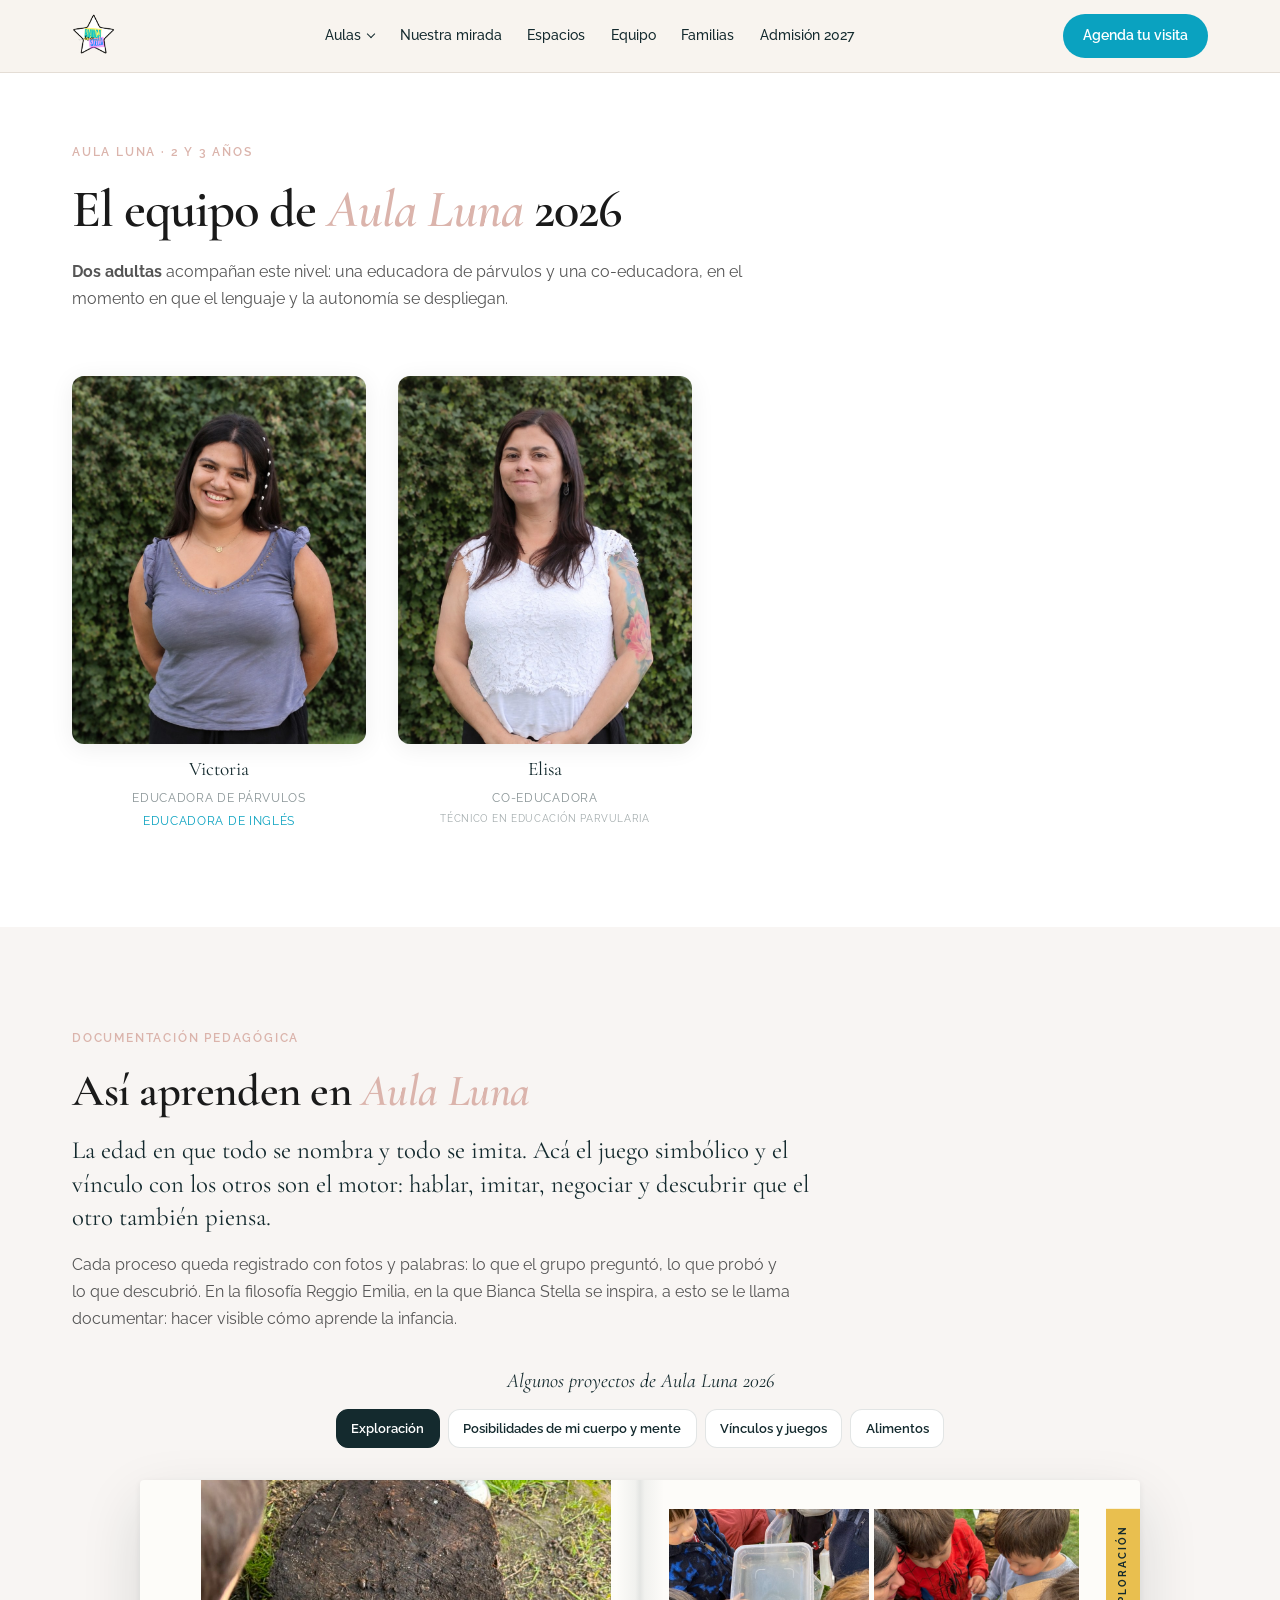
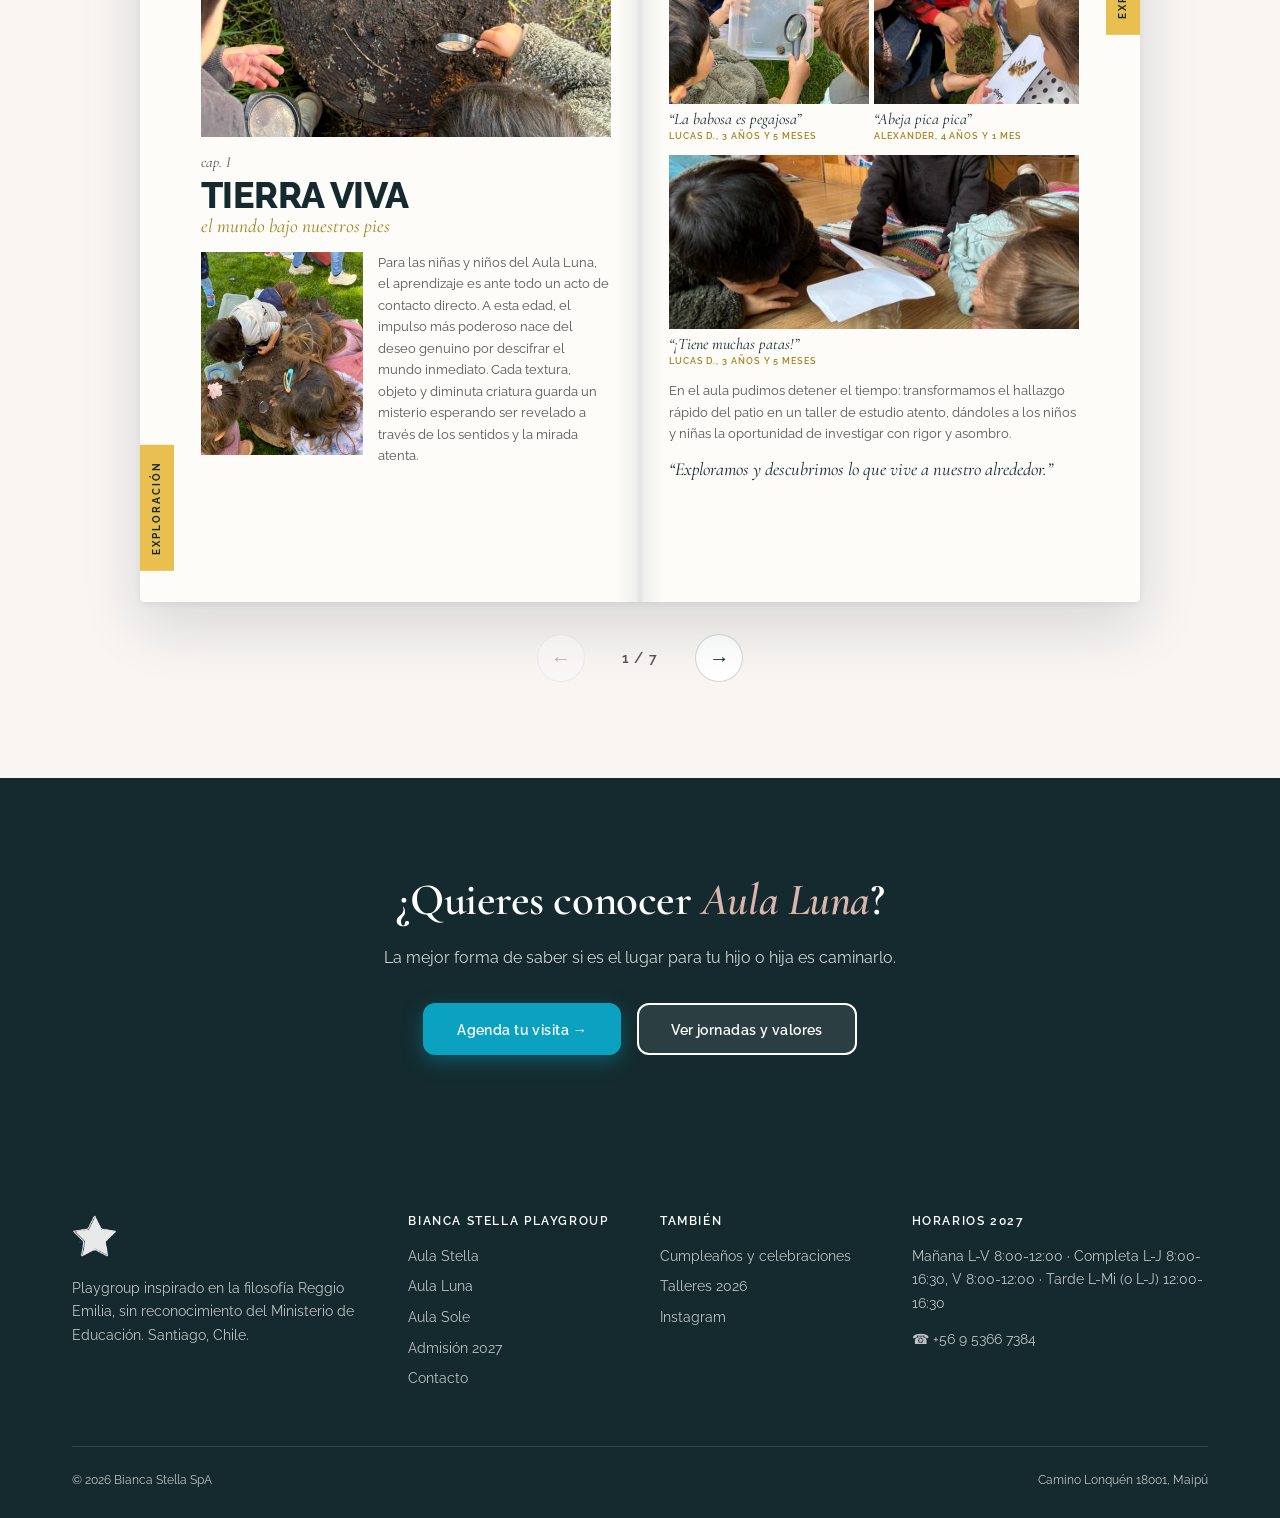
<file: aula-luna/index.html>
<!DOCTYPE html>
<html lang="es">
<head>
  <meta charset="UTF-8">
  <meta name="viewport" content="width=device-width, initial-scale=1.0">
  <title>Aula Luna (2 y 3 años) | Bianca Stella Playgroup</title>
  <meta name="description" content="Aula Luna (2 y 3 años) de Bianca Stella Playgroup: juego simbólico y vínculo con los otros. El equipo y cómo aprenden.">
  <meta property="og:title" content="Aula Luna (2 y 3 años) | Bianca Stella Playgroup">
  <meta property="og:description" content="Aula Luna (2 y 3 años) de Bianca Stella Playgroup: juego simbólico y vínculo con los otros. El equipo y cómo aprenden.">
  <meta property="og:image" content="https://biancastella.cl/img/aula-luna-card.jpg">
  <meta property="og:url" content="https://biancastella.cl/aula-luna/">
  <meta property="og:type" content="website">
  <link rel="icon" href="../img/logo_bs.png" type="image/png">
  <link rel="preconnect" href="https://fonts.googleapis.com">
  <link rel="preconnect" href="https://fonts.gstatic.com" crossorigin>
  <link href="https://fonts.googleapis.com/css2?family=Cormorant+Garamond:ital,wght@0,400;0,600;0,700;1,400&family=Raleway:wght@300;400;500;600;700&display=swap" rel="stylesheet">
  <link rel="stylesheet" href="../css/styles.css?v=20261103b">
  <link rel="stylesheet" href="../css/paginas.css?v=20261114b">
  <!-- Google Tag Manager -->
  <script>(function(w,d,s,l,i){w[l]=w[l]||[];w[l].push({'gtm.start':new Date().getTime(),event:'gtm.js'});var f=d.getElementsByTagName(s)[0],j=d.createElement(s),dl=l!='dataLayer'?'&l='+l:'';j.async=true;j.src='https://www.googletagmanager.com/gtm.js?id='+i+dl;f.parentNode.insertBefore(j,f);})(window,document,'script','dataLayer','GTM-PHJHM3W');</script>
  <script type="application/ld+json">
{
  "@context": "https://schema.org",
  "@type": "LocalBusiness",
  "name": "Bianca Stella Playgroup",
  "description": "Proyecto para la primera infancia inspirado en la filosofía Reggio Emilia",
  "url": "https://biancastella.cl",
  "telephone": "+56953667384",
  "address": {
    "@type": "PostalAddress",
    "streetAddress": "Camino Lonquén 18001",
    "addressLocality": "Maipú",
    "addressCountry": "CL"
  },
  "openingHours": ["Mo-We 08:00-15:45", "Th-Fr 08:00-12:00"],
  "priceRange": "$199.000 - $389.000 CLP/mes"
}
</script>
</head>
<body class="np-nav">

<nav class="nv" id="nv">
  <div class="np-cont">
    <a href="../" class="nv-logo"><img src="../img/logo_bs.png" alt="Bianca Stella"></a>
    <div class="nv-links">
      <div class="nv-drop">
        <button type="button">Aulas</button>
        <div class="nv-menu">
          <a href="../aula-stella/">Aula Stella <span>1 y 2 años</span></a>
          <a href="../aula-luna/">Aula Luna <span>2 y 3 años</span></a>
          <a href="../aula-sole/">Aula Sole <span>4 a 6 años</span></a>
        </div>
      </div>
      <a href="../nuestra-mirada/">Nuestra mirada</a><a href="../espacios/">Espacios</a><a href="../equipo/">Equipo</a><a href="../familias/">Familias</a>
      <a href="../admision/">Admisión 2027</a>
    </div>
    <a href="https://wa.me/56953667384?text=Hola%21%20Vengo%20del%20sitio%20de%20Bianca%20Stella%20y%20quiero%20agendar%20una%20visita." class="nv-btn" target="_blank" rel="noopener">Agenda tu visita</a>
    <button class="nv-toggle" type="button" aria-label="Menú"><span></span><span></span><span></span></button>
  </div>
</nav>
<div class="nv-movil">
  <a href="../aula-stella/" class="sub">Aula Stella · 1 y 2 años</a>
  <a href="../aula-luna/" class="sub">Aula Luna · 2 y 3 años</a>
  <a href="../aula-sole/" class="sub">Aula Sole · 4 a 6 años</a>
  <a href="../nuestra-mirada/">Nuestra mirada</a><a href="../espacios/">Espacios</a><a href="../equipo/">Equipo</a><a href="../familias/">Familias</a>
  <a href="../admision/">Admisión 2027</a>
</div>

<!-- Arriba: el aula y su equipo (sin franja de color: el equipo es lo primero que se ve) -->
<section class="section aula-top">
  <div class="container">
    <span class="eyebrow anim">Aula Luna &middot; 2 y 3 a&ntilde;os</span>
    <h1 class="anim anim-delay-1">El equipo de <em>Aula Luna</em> 2026</h1>
    <p class="anim anim-delay-2" style="max-width:680px;margin-top:var(--space-sm);"><strong>Dos adultas</strong> acompa&ntilde;an este nivel: una educadora de p&aacute;rvulos y una co-educadora, en el momento en que el lenguaje y la autonom&iacute;a se despliegan.</p>
    <div class="equipo-aula equipo-aula--2 anim anim-delay-2">
      <figure class="educadora">
        <div class="persona-foto"><img src="../img/equipo/victoria.jpg?v=2" alt="Victoria, del equipo de Aula Luna en Bianca Stella" loading="lazy"></div>
        <figcaption>Victoria<span class="edu-cargo">Educadora de p&aacute;rvulos</span><span class="edu-cargo edu-cargo--ingles">Educadora de ingl&eacute;s</span></figcaption>
      </figure>
      <figure class="educadora">
        <div class="persona-foto"><img src="../img/equipo/elisa.jpg?v=2" alt="Elisa, del equipo de Aula Luna en Bianca Stella" loading="lazy"></div>
        <figcaption>Elisa<span class="edu-cargo">Co-educadora</span><span class="edu-cargo edu-cargo--sub">T&eacute;cnico en Educaci&oacute;n Parvularia</span></figcaption>
      </figure>
    </div>
  </div>
</section>


<!-- Documentación: cómo aprenden -->
<section class="section section-light">
  <div class="container">
    <span class="eyebrow anim">Documentaci&oacute;n pedag&oacute;gica</span>
    <h2 class="anim anim-delay-1">As&iacute; aprenden en <em>Aula Luna</em></h2>
    <p class="doc-lead anim anim-delay-2">La edad en que todo se nombra y todo se imita. Ac&aacute; el juego simb&oacute;lico y el v&iacute;nculo con los otros son el motor: hablar, imitar, negociar y descubrir que el otro tambi&eacute;n piensa.</p>
    <p class="anim anim-delay-2" style="max-width:720px;margin-top:var(--space-sm);">Cada proceso queda registrado con fotos y palabras: lo que el grupo pregunt&oacute;, lo que prob&oacute; y lo que descubri&oacute;. En la filosof&iacute;a Reggio Emilia, en la que Bianca Stella se inspira, a esto se le llama documentar: hacer visible c&oacute;mo aprende la infancia.</p>
    <!-- Documentación de Aula Luna en formato librito (cuadernos del centro reggiano): 14 páginas, 6 capítulos.
         Se hojea de a doble página (escritorio) o de a una (celular). La lógica está en js/main.js (.doc-bloque). -->
    <div class="doc-bloque anim anim-delay-2">
      <p class="doc-indice-titulo">Algunos proyectos de Aula Luna 2026</p>
      <nav class="doc-indice" aria-label="Proyectos de Aula Luna">
        <a href="#luna-cap-1" data-proyecto="exploracion">Exploraci&oacute;n</a>
        <a href="#luna-cap-2" data-proyecto="posibilidades">Posibilidades de mi cuerpo y mente</a>
        <a href="#luna-cap-4" data-proyecto="vinculos">V&iacute;nculos y juegos</a>
        <a href="#luna-cap-6" data-proyecto="alimentos">Alimentos</a>
      </nav>
      <div class="doc-visor">
        <div class="doc-pista" tabindex="0" aria-label="Documentación de Aula Luna. Usa las flechas para pasar de página.">
        <article class="doc-pag doc-pag--apertura" id="luna-cap-1" data-proyecto="exploracion">
          <figure class="dp-hero"><img src="../img/doc/luna-tierra-tronco.jpg" alt="Dos niños miran con lupa un tronco cortado en el pasto" loading="lazy"></figure>
          <header class="dp-cap"><span class="dp-cap-num">cap. I</span><h3 class="dp-titulo">Tierra viva</h3><span class="dp-sub">el mundo bajo nuestros pies</span></header>
          <div class="dp-lado">
            <figure style="--ar:0.799"><img src="../img/doc/luna-tierra-pasto.jpg" width="582" height="728" alt="Un grupo de niños agachados alrededor de un tronco en el pasto" loading="lazy"></figure>
            <div><p class="dp-texto">Para las ni&ntilde;as y ni&ntilde;os del Aula Luna, el aprendizaje es ante todo un acto de contacto directo. A esta edad, el impulso m&aacute;s poderoso nace del deseo genuino por descifrar el mundo inmediato. Cada textura, objeto y diminuta criatura guarda un misterio esperando ser revelado a trav&eacute;s de los sentidos y la mirada atenta.</p></div>
          </div>
          <span class="dp-banda dp-banda--izq">Exploraci&oacute;n</span>
        </article>
        <article class="doc-pag doc-pag--der" data-proyecto="exploracion">
          <div class="dp-fila"><figure style="--ar:1.029"><img src="../img/doc/luna-tierra-babosa.jpg" width="638" height="620" alt="Un niño observa con lupa una babosa dentro de una caja transparente" loading="lazy"><figcaption>&ldquo;La babosa es pegajosa&rdquo;<span>Lucas D., 3 a&ntilde;os y 5 meses</span></figcaption></figure><figure style="--ar:1.051"><img src="../img/doc/luna-tierra-abeja.jpg" width="578" height="550" alt="Niños miran una bandeja de pasto junto a la lámina de una abeja" loading="lazy"><figcaption>&ldquo;Abeja pica pica&rdquo;<span>Alexander, 4 a&ntilde;os y 1 mes</span></figcaption></figure></div>
          <div class="dp-fila"><figure style="--ar:2.365"><img src="../img/doc/luna-tierra-frasco.jpg" width="946" height="400" alt="Niños apoyados en la mesa observan de cerca un frasco con un insecto" loading="lazy"><figcaption>&ldquo;&iexcl;Tiene muchas patas!&rdquo;<span>Lucas D., 3 a&ntilde;os y 5 meses</span></figcaption></figure></div>
          <p class="dp-texto">En el aula pudimos detener el tiempo: transformamos el hallazgo r&aacute;pido del patio en un taller de estudio atento, d&aacute;ndoles a los ni&ntilde;os y ni&ntilde;as la oportunidad de investigar con rigor y asombro.</p>
          <p class="dp-cita">&ldquo;Exploramos y descubrimos lo que vive a nuestro alrededor.&rdquo;</p>
          <span class="dp-banda dp-banda--der">Exploraci&oacute;n</span>
        </article>
        <article class="doc-pag doc-pag--izq" id="luna-cap-2" data-proyecto="posibilidades">
          <div class="dp-fila"><figure style="--ar:0.705"><img src="../img/doc/luna-construccion-torre.jpg" width="465" height="660" alt="Una niña arma una torre alta de bloques de colores" loading="lazy"></figure><figure style="--ar:0.512"><img src="../img/doc/luna-construccion-canasto.jpg" width="338" height="660" alt="Una niña encaja bloques junto a un canasto lleno de piezas" loading="lazy"></figure><figure style="--ar:0.516"><img src="../img/doc/luna-construccion-casa-a.jpg" width="347" height="673" alt="Una niña construye con bloques al lado de una muñeca" loading="lazy"></figure></div>
          <header class="dp-cap"><span class="dp-cap-num">cap. II</span><h3 class="dp-titulo">Construcci&oacute;n</h3><span class="dp-sub">torres, puentes y casas</span></header>
          <p class="dp-texto">En cada torre, puente o casa encontramos hip&oacute;tesis, decisiones y relatos. Los ni&ntilde;os observan, prueban, modifican y vuelven a intentar, descubriendo que cada pieza puede adquirir un nuevo significado. As&iacute;, la construcci&oacute;n se transforma en una oportunidad para crear, comunicar y compartir ideas con otros.</p>
          <p class="dp-voz">&ldquo;Hice una chimenea azul para la casa&rdquo;<span>Julieta, 3 a&ntilde;os y 2 meses</span></p>
          <span class="dp-banda dp-banda--izq">Posibilidades de mi cuerpo y mente</span>
        </article>
        <article class="doc-pag doc-pag--der" id="luna-cap-3" data-proyecto="posibilidades">
          <div class="dp-fila dp-fila--chica"><figure style="--ar:0.641"><img src="../img/doc/luna-arte-manos.jpg" width="378" height="590" alt="Un niño muestra sus manos pintadas de azul frente a un muro con pintura" loading="lazy"><figcaption>&ldquo;Manosh&rdquo;<span>Juan, 2 a&ntilde;os</span></figcaption></figure><figure style="--ar:0.654"><img src="../img/doc/luna-arte-muro.jpg" width="419" height="641" alt="Una niña pinta de azul sobre un muro con texturas y cartones" loading="lazy"><figcaption>&ldquo;Guta ashul&rdquo;<span>Trinidad, 2 a&ntilde;os y 10 meses</span></figcaption></figure></div>
          <header class="dp-cap"><span class="dp-cap-num">cap. III</span><h3 class="dp-titulo">Colores y posibilidades</h3><span class="dp-sub">nuestra zona de arte</span></header>
          <p class="dp-texto">Cada material es una invitaci&oacute;n a explorar. Los ni&ntilde;os y ni&ntilde;as mezclan, prueban, observan, crean y vuelven a comenzar. En este espacio no buscamos un resultado espec&iacute;fico; valoramos el proceso, la experimentaci&oacute;n y las m&uacute;ltiples formas de expresi&oacute;n que surgen de manera espont&aacute;nea.</p>
          <span class="dp-banda dp-banda--der">Posibilidades de mi cuerpo y mente</span>
        </article>
        <article class="doc-pag doc-pag--izq" id="luna-cap-4" data-proyecto="vinculos">
          <div class="dp-fila dp-fila--chica"><figure style="--ar:0.81"><img src="../img/doc/luna-ambiente-risa.jpg" width="336" height="415" alt="Una niña y un niño se ríen mientras juegan en el aula" loading="lazy"></figure><figure style="--ar:0.718"><img src="../img/doc/luna-ambiente-pintura.jpg" width="324" height="451" alt="Una niña sonríe con la cara pintada de azul" loading="lazy"></figure></div>
          <header class="dp-cap"><span class="dp-cap-num">cap. IV</span><h3 class="dp-titulo">Ambientes</h3><span class="dp-sub">autonom&iacute;a, curiosidad y encuentros</span></header>
          <dl class="dp-claves">
            <dt>Autonom&iacute;a</dt><dd>Los espacios permanecen disponibles para que puedan elegir d&oacute;nde comenzar, cu&aacute;nto tiempo permanecer y c&oacute;mo explorar seg&uacute;n sus intereses.</dd>
            <dt>Curiosidad</dt><dd>Cada material busca despertar preguntas antes que entregar respuestas: las propuestas invitan a observar, experimentar, crear y descubrir a trav&eacute;s del juego y la exploraci&oacute;n.</dd>
            <dt>Encuentros</dt><dd>Los ambientes favorecen conversaciones, colaboraciones y juegos compartidos, donde cada ni&ntilde;o aporta desde su propia manera de ser y aprender.</dd>
          </dl>
          <span class="dp-banda dp-banda--izq">V&iacute;nculos y juegos</span>
        </article>
        <article class="doc-pag doc-pag--der" id="luna-cap-5" data-proyecto="vinculos">
          <div class="dp-fila"><figure style="--ar:0.9"><img src="../img/doc/luna-familia-lana.jpg" width="505" height="561" alt="Un niño y su mamá trabajan con lanas de colores" loading="lazy"></figure><figure style="--ar:1.0"><img src="../img/doc/luna-familia-pina.jpg" width="563" height="563" alt="Una niña muestra una piña junto a su mamá y su hermana" loading="lazy"></figure><figure style="--ar:0.907"><img src="../img/doc/luna-familia-ronda.jpg" width="509" height="561" alt="Familias y niños trabajan juntos en el suelo sobre un papel pintado" loading="lazy"></figure></div>
          <header class="dp-cap"><span class="dp-cap-num">cap. V</span><h3 class="dp-titulo">Familias</h3><span class="dp-sub">historias que comienzan en familia</span></header>
          <p class="dp-texto">La familia es uno de los primeros espacios donde los ni&ntilde;os y ni&ntilde;as comienzan a construir su identidad y sentido de pertenencia.</p>
          <p class="dp-cita">A trav&eacute;s de ella conocen historias, costumbres y tradiciones que los conectan con su entorno y su cultura.</p>
          <span class="dp-banda dp-banda--der">V&iacute;nculos y juegos</span>
        </article>
        <article class="doc-pag doc-pag--izq" data-proyecto="vinculos">
          <div class="dp-fila dp-fila--chica"><figure style="--ar:0.699"><img src="../img/doc/luna-familia-ramas.jpg" width="500" height="715" alt="Una mamá y su hija arman algo con ramas y semillas" loading="lazy"></figure><figure style="--ar:0.715"><img src="../img/doc/luna-familia-lupa.jpg" width="511" height="715" alt="Una mamá y su hija exploran materiales sentadas en el suelo" loading="lazy"></figure></div>
          <h4 class="dp-seccion">Cuando los saberes se encuentran</h4>
          <p class="dp-texto">Durante la experiencia, las familias no solo acompa&ntilde;aron: tambi&eacute;n aportaron sus propios saberes, recuerdos e ideas. Preguntas como &ldquo;&iquest;C&oacute;mo imaginamos el sur?&rdquo; o &ldquo;&iquest;Qu&eacute; podemos encontrar all&iacute;?&rdquo; dieron lugar a conversaciones sobre ovejas, volcanes, el viento y otros elementos del territorio.</p>
          <p class="dp-texto">Los conocimientos de los adultos comenzaron a encontrarse con las ideas de los ni&ntilde;os y ni&ntilde;as, ampli&aacute;ndolas, enriqueci&eacute;ndolas y dando origen a nuevas posibilidades de creaci&oacute;n.</p>
          <span class="dp-banda dp-banda--izq">V&iacute;nculos y juegos</span>
        </article>
        <article class="doc-pag doc-pag--der" data-proyecto="vinculos">
          <div class="dp-fila"><figure style="--ar:1.885"><img src="../img/doc/luna-crear-pintura.jpg" width="952" height="505" alt="Un papá y su hijo pintan juntos sobre un papel en el suelo" loading="lazy"></figure></div>
          <h4 class="dp-seccion">Crear tambi&eacute;n es encontrarse</h4>
          <div class="dp-lado">
            <figure style="--ar:1.386"><img src="../img/doc/luna-crear-hojas.jpg" width="772" height="557" alt="Un niño y una abuela crean con hojas y ramas" loading="lazy"></figure>
            <div>
              <p class="dp-texto">Adultos y ni&ntilde;os crearon lado a lado, compartiendo decisiones, descubrimientos e ideas que fueron dando forma a una experiencia construida entre todos.</p>
            </div>
          </div>
          <p class="dp-texto">El encuentro se transform&oacute; en un espacio de exploraci&oacute;n y creaci&oacute;n compartida. Ni&ntilde;os, ni&ntilde;as y familias recorrieron diferentes propuestas art&iacute;sticas, encontr&aacute;ndose con materiales, colores, texturas y nuevas posibilidades de expresi&oacute;n.</p>
          <span class="dp-banda dp-banda--der">V&iacute;nculos y juegos</span>
        </article>
        <article class="doc-pag doc-pag--izq" id="luna-cap-6" data-proyecto="alimentos">
          <header class="dp-cap"><span class="dp-cap-num">cap. VI</span><h3 class="dp-titulo">Cocinando juntos</h3><span class="dp-sub">un taller hecho en d&uacute;o: Luna y Sole</span></header>
          <p class="dp-cita">&ldquo;Cuando el inter&eacute;s nos une, los aprendizajes se multiplican.&rdquo;</p>
          <h4 class="dp-seccion">&iquest;De d&oacute;nde surge?</h4>
          <div class="dp-fila"><figure style="--ar:1.055"><img src="../img/doc/luna-cocina-masa.jpg" width="172" height="163" alt="Manos de un niño cubiertas de masa" loading="lazy"></figure><figure style="--ar:1.058"><img src="../img/doc/luna-cocina-dibujo.jpg" width="182" height="172" alt="Niños del grupo Sole dibujan en el suelo" loading="lazy"></figure></div>
          <dl class="dp-claves">
            <dt>Luna explora</dt><dd>Luego de diversos encuentros sensoriales con harina (amasando, vertiendo, mezclando y observando sus transformaciones), Luna comenz&oacute; a evidenciar un inter&eacute;s sostenido por avanzar hacia nuevas posibilidades: cocinar y dar forma intencionada a sus mezclas.</dd>
            <dt>Sole observa e interpreta</dt><dd>Desde estas exploraciones, el grupo Sole expres&oacute; su curiosidad en preguntas y deseos: &iquest;cu&aacute;ndo cocinar?, &iquest;qu&eacute; crear con masa? As&iacute; surge la idea de cocinar, dando cuenta de un aprendizaje que se construye desde el inter&eacute;s, la observaci&oacute;n y el encuentro con otros.</dd>
          </dl>
          <span class="dp-banda dp-banda--izq">Alimentos</span>
        </article>
        <article class="doc-pag doc-pag--der" data-proyecto="alimentos">
          <h4 class="dp-seccion">Naci&oacute; el deseo de compartir</h4>
          <p class="dp-cita">Desde esta curiosidad compartida emergi&oacute; el deseo de encontrarse, colaborar y aprender juntos.</p>
          <div class="dp-lado">
            <figure style="--ar:1.5"><img src="../img/doc/luna-cocina-harina.jpg" width="189" height="126" alt="Una taza de medir llena de harina" loading="lazy"></figure>
            <div><p class="dp-texto">El Atelier del Gusto se transform&oacute; en un territorio com&uacute;n, donde la ayuda mutua, la escucha y el acompa&ntilde;amiento entre niveles cobraron protagonismo. Los ni&ntilde;os y ni&ntilde;as se ense&ntilde;aron y construyeron experiencias significativas desde el hacer colectivo.</p></div>
          </div>
          <h4 class="dp-seccion">Primera receta: &iexcl;pizza!</h4>
          <p class="dp-texto">La pizza se convirti&oacute; en la primera experiencia culinaria compartida, donde cada ni&ntilde;o y ni&ntilde;a particip&oacute; activamente desde sus saberes e intereses. La cocina se transform&oacute; en un espacio donde pensamiento, acci&oacute;n y comunicaci&oacute;n se entrelazan de manera natural.</p>
          <span class="dp-banda dp-banda--der">Alimentos</span>
        </article>
        <article class="doc-pag doc-pag--izq" data-proyecto="alimentos">
          <div class="dp-fila"><figure style="--ar:0.921"><img src="../img/doc/luna-cocina-pizza-luna.jpg" width="293" height="318" alt="Un niño de Luna pone salsa sobre su pizza con una cuchara" loading="lazy"></figure><figure style="--ar:0.913"><img src="../img/doc/luna-cocina-pizza-sole.jpg" width="293" height="321" alt="Niños de Sole preparan sus pizzas en bandejas" loading="lazy"></figure></div>
          <dl class="dp-claves">
            <dt>Luna organiza la secuencia y relaciona cantidades</dt><dd>Luna sigui&oacute; la receta organizando las acciones paso a paso. A medida que avanzaba, estableci&oacute; relaciones entre ingredientes y cantidades, agregando una cucharada a la vez y comprendiendo el prop&oacute;sito de cada acci&oacute;n. Este recorrido le permiti&oacute; anticipar la secuencia y construir correspondencias uno a uno, integrando nociones matem&aacute;ticas desde la experiencia concreta.</dd>
            <dt>Sole representa, organiza y experimenta con cantidades</dt><dd>Previo al ingreso al Atelier del Gusto, Sole representa su receta de pizza mediante el dibujo y la escritura, reconociendo sus ingredientes. Luego, en di&aacute;logo con la receta de Luna, da forma a su preparaci&oacute;n, explorando medidas y cantidades desde sus intereses, en un hacer que se construye entre la experiencia, la reflexi&oacute;n y el encuentro con otros.</dd>
          </dl>
          <span class="dp-banda dp-banda--izq">Alimentos</span>
        </article>
        <article class="doc-pag doc-pag--der" data-proyecto="alimentos">
          <h4 class="dp-seccion">Segunda receta: &iexcl;waffles!</h4>
          <p class="dp-texto">En la segunda semana, los ni&ntilde;os y ni&ntilde;as preparan waffles explorando desde sus intereses. Observan la masa, las cantidades y su transformaci&oacute;n, para luego personalizar sus preparaciones eligiendo y combinando ingredientes seg&uacute;n sus gustos, favoreciendo la autonom&iacute;a y la toma de decisiones. La receta accesible acerca a Sole y Luna a la lectoescritura, fortaleciendo su participaci&oacute;n en el proceso.</p>
          <div class="dp-fila"><figure style="--ar:1.774"><img src="../img/doc/luna-cocina-waffles.jpg" width="369" height="208" alt="Un niño de Luna arma su plato con waffles y plátano" loading="lazy"></figure></div>
          <dl class="dp-claves">
            <dt>Luna explora, elige y construye significados</dt><dd>Luna se acerca a los ingredientes desde la exploraci&oacute;n, manipulando la masa con curiosidad. Al incorporar el pl&aacute;tano, participa en su conteo, estableciendo correspondencias. Luego corta y elige combinaciones seg&uacute;n sus preferencias, dando forma a una preparaci&oacute;n significativa y construyendo sentido a trav&eacute;s del hacer.</dd>
          </dl>
          <span class="dp-banda dp-banda--der">Alimentos</span>
        </article>
        <article class="doc-pag doc-pag--izq" data-proyecto="alimentos">
          <div class="dp-fila dp-fila--chica"><figure style="--ar:1.287"><img src="../img/doc/luna-cocina-receta.jpg" width="368" height="286" alt="Receta escrita a mano por un niño de Sole: 3 huevos, 2 vasos de leche" loading="lazy"></figure></div>
          <dl class="dp-claves">
            <dt>Sole: lectura, creaci&oacute;n y huella de su propia receta</dt><dd>Sole se acerca a la receta explorando su lectura y reconociendo sus ingredientes. Desde all&iacute;, toma decisiones para crear sus waffles: corta, elige y combina seg&uacute;n sus gustos. En este proceso, construye su preparaci&oacute;n de manera aut&oacute;noma y significativa. Al finalizar, registra la experiencia mediante el dibujo o la escritura, dejando huella de su recorrido.</dd>
          </dl>
          <span class="dp-banda dp-banda--izq">Alimentos</span>
        </article>
        <article class="doc-pag doc-pag--der" data-proyecto="alimentos">
          <h4 class="dp-seccion">&iquest;Qu&eacute; sucede cuando el hacer se encuentra con otros?</h4>
          <ul class="dp-lista">
            <li>El aprendizaje emerge de experiencias significativas, donde la cocina se vive como espacio de exploraci&oacute;n, creaci&oacute;n y v&iacute;nculo.</li>
            <li>Luna explora, manipula y verbaliza su hacer, construyendo pensamiento en la acci&oacute;n.</li>
            <li>Sole observa, interpreta y resignifica lo vivido, transform&aacute;ndolo en propuestas propias.</li>
            <li>La experiencia compartida fortalece el aprendizaje entre pares, la curiosidad y la toma de decisiones.</li>
            <li>Se reconoce la dimensi&oacute;n afectiva del encuentro, donde el hacer con otros favorece el disfrute, la colaboraci&oacute;n y la seguridad emocional.</li>
          </ul>
          <h4 class="dp-seccion">&iquest;Qu&eacute; sigue?</h4>
          <p class="dp-texto">Esta experiencia nos confirma que el encuentro entre niveles enriquece a cada ni&ntilde;o y ni&ntilde;a en su proceso de aprendizaje. Desde ah&iacute;, proyectamos continuar generando experiencias compartidas que emerjan de sus intereses reales, donde puedan seguir explorando, construyendo saberes y aprendiendo juntos, en la riqueza del encuentro con otros.</p>
          <span class="dp-banda dp-banda--der">Alimentos</span>
        </article>
        </div>
      </div>
      <div class="doc-controles">
        <button type="button" class="doc-prev" aria-label="Página anterior">&larr;</button>
        <span class="doc-contador" aria-live="polite">1 / 4</span>
        <button type="button" class="doc-next" aria-label="Página siguiente">&rarr;</button>
      </div>
    </div>
  </div>
</section>

<!-- Llamado -->
<section class="section section-dark">
  <div class="container" style="text-align:center;">
    <h2 class="anim">¿Quieres conocer <em>Aula Luna</em>?</h2>
    <p class="anim anim-delay-1" style="max-width:600px;margin:var(--space-sm) auto var(--space-md);">La mejor forma de saber si es el lugar para tu hijo o hija es caminarlo.</p>
    <div class="cta-actions anim anim-delay-2">
      <a href="https://wa.me/56953667384?text=Hola%21%20Vengo%20del%20sitio%20y%20quiero%20agendar%20una%20visita%20para%20conocer%20Aula%20Luna" class="btn btn-primary" target="_blank" rel="noopener" data-wa-source="aula-luna">Agenda tu visita &rarr;</a>
      <a href="../admision/" class="btn btn-outline">Ver jornadas y valores</a>
    </div>
  </div>
</section>

<!-- Footer -->
<footer class="nf">
  <div class="np-cont">
    <div class="nf-grid">
      <div>
        <img src="../img/logo_bs.png" alt="Bianca Stella">
        <p>Playgroup inspirado en la filosofía Reggio Emilia, sin reconocimiento del Ministerio de Educación. Santiago, Chile.</p>
      </div>
      <div>
        <h4>Bianca Stella Playgroup</h4>
        <ul>
          <li><a href="../aula-stella/">Aula Stella</a></li>
          <li><a href="../aula-luna/">Aula Luna</a></li>
          <li><a href="../aula-sole/">Aula Sole</a></li>
          <li><a href="../admision/">Admisión 2027</a></li>
          <li><a href="../contacto/">Contacto</a></li>
        </ul>
      </div>
      <div>
        <h4>También</h4>
        <ul>
          <li><a href="../celebraciones/">Cumpleaños y celebraciones</a></li>
          <li><a href="../talleres/">Talleres 2026</a></li>
          <li><a href="https://www.instagram.com/biancastella.cl/" target="_blank" rel="noopener">Instagram</a></li>
        </ul>
      </div>
      <div>
        <h4>Horarios 2027</h4>
        <p>Mañana L-V 8:00-12:00 · Completa L-J 8:00-16:30, V 8:00-12:00 · Tarde L-Mi (o L-J) 12:00-16:30</p>
        <p style="margin-top:.8rem">&#9742; +56 9 5366 7384</p>
      </div>
    </div>
    <div class="nf-pie">
      <span>&copy; 2026 Bianca Stella SpA</span>
      <span>Camino Lonquén 18001, Maipú</span>
    </div>
  </div>
</footer>

<!-- GTM noscript -->
<noscript><iframe src="https://www.googletagmanager.com/ns.html?id=GTM-PHJHM3W" height="0" width="0" style="display:none;visibility:hidden"></iframe></noscript>
<!-- GA4 -->
<script async src="https://www.googletagmanager.com/gtag/js?id=G-V60WSFE5XG"></script>
<script>window.dataLayer=window.dataLayer||[];function gtag(){dataLayer.push(arguments);}gtag('js',new Date());gtag('config','G-V60WSFE5XG');</script>
<script src="../js/main.js?v=20261018c"></script>
<script>
async function handleSubmit(e) {
  e.preventDefault();
  const form = e.target;
  const data = new FormData(form);
  const btn = form.querySelector('button[type="submit"]');
  btn.textContent = 'Enviando...';
  btn.disabled = true;

  const SCRIPT_URL = 'https://script.google.com/macros/s/AKfycbyP-yzAudyNhg5sm4ZzsKlhHxG01SwKhvKE-4qMuE-lo_qgywwKG3HabqpOrIxMhRpzUQ/exec';

  try {
    await fetch(SCRIPT_URL, { method: 'POST', body: data });
    form.style.display = 'none';
    document.getElementById('formSuccess').style.display = 'block';
  } catch (err) {
    const nombre = data.get('nombre');
    const interes = data.get('interes') || 'Playgroup';
    const msg = encodeURIComponent('Hola, soy ' + nombre + '. Me interesa información sobre ' + interes + ' en Bianca Stella.');
    if (typeof trackWhatsapp === 'function') trackWhatsapp('form-fallback');
    window.open('https://wa.me/56953667384?text=' + msg, '_blank');
    btn.textContent = 'Enviado ✓';
  }
}
</script>
<script>
  const nv = document.getElementById('nv');
  nv.querySelector('.nv-toggle').addEventListener('click', () => nv.classList.toggle('nv-abierto'));
</script>
</body>
</html>
</file>
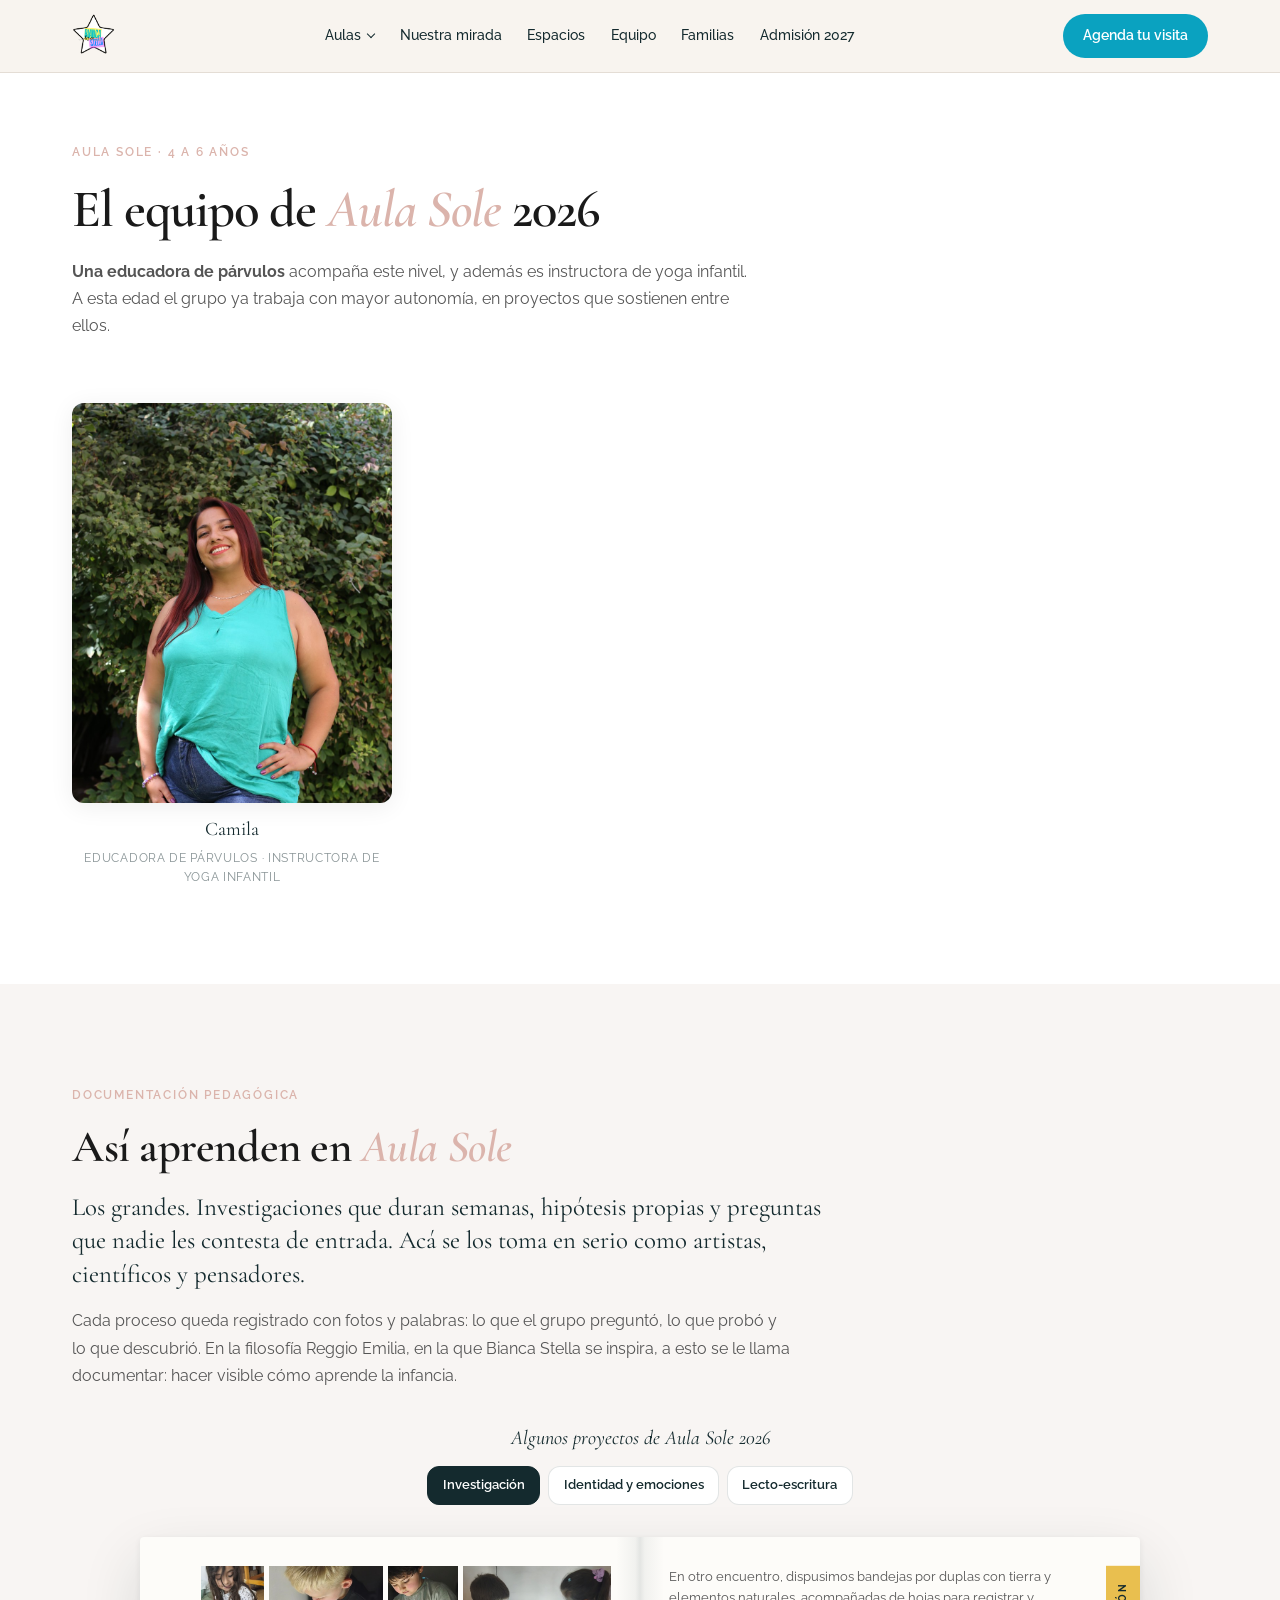
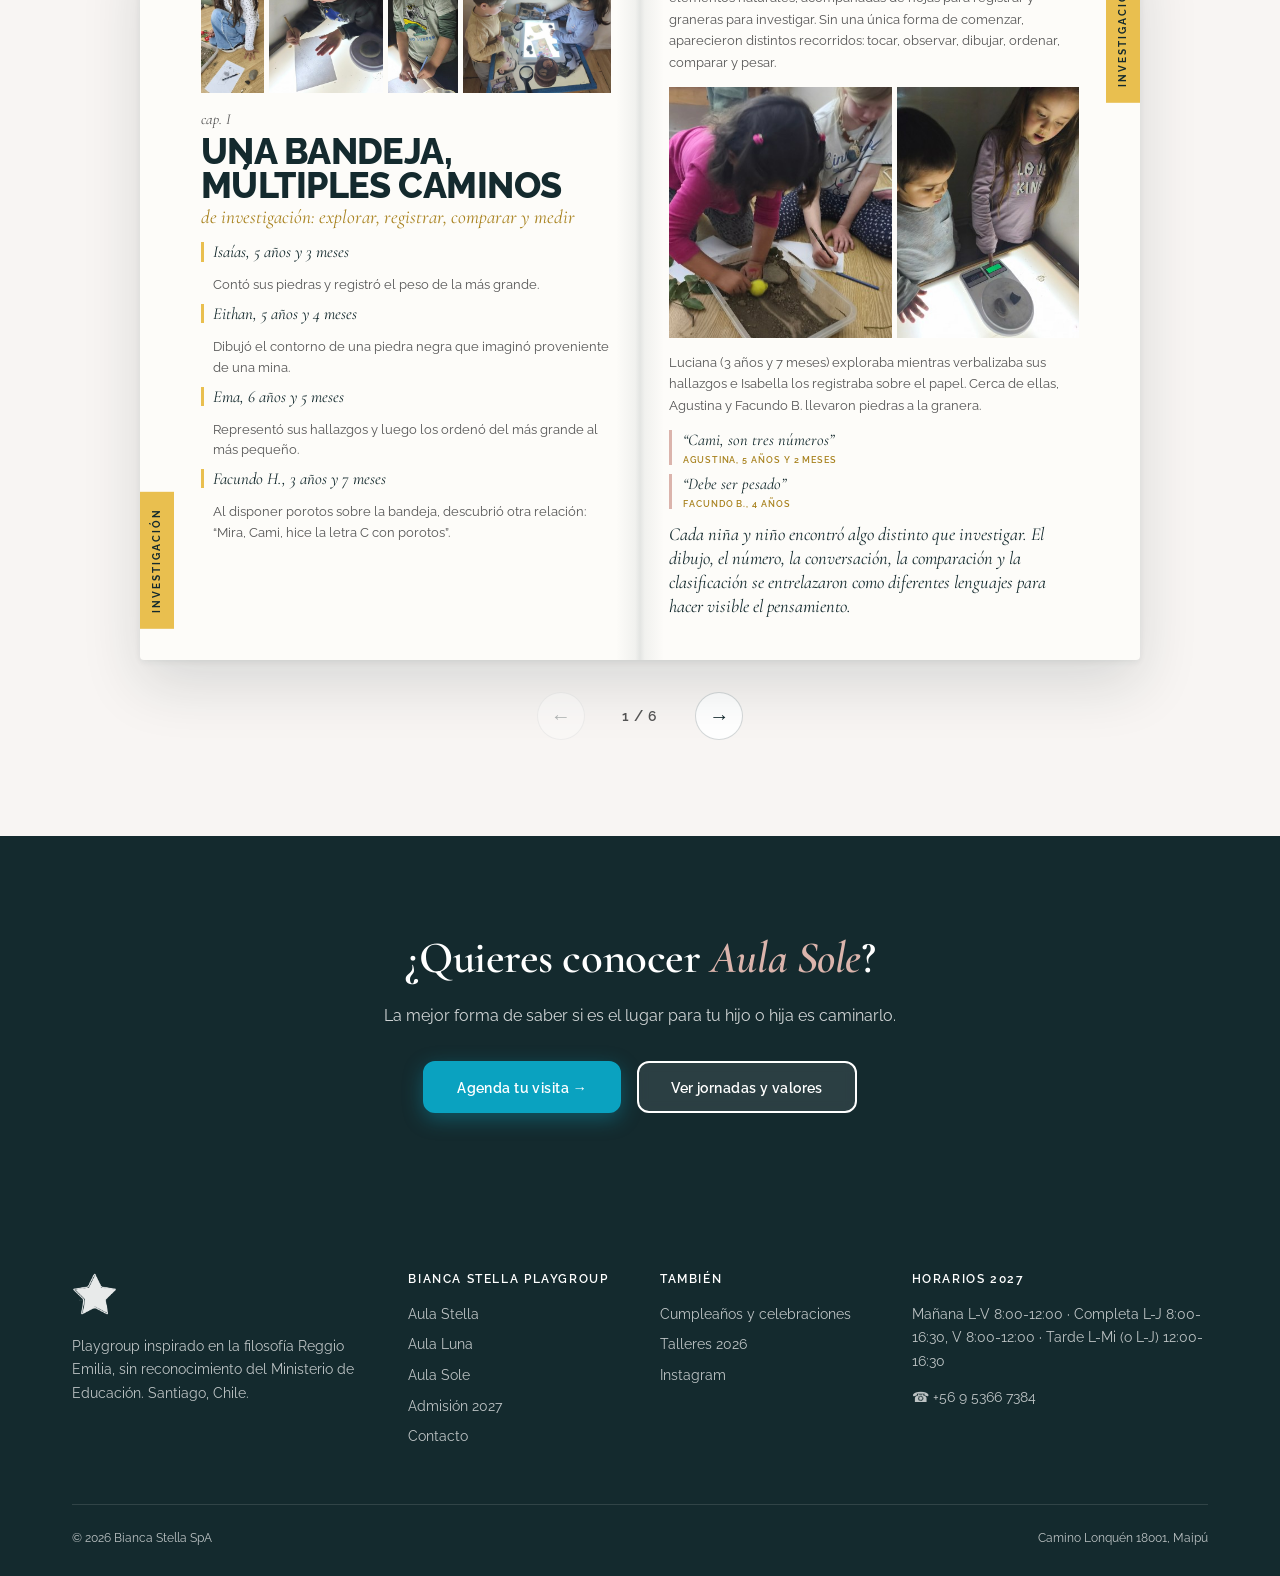
<file: aula-sole/index.html>
<!DOCTYPE html>
<html lang="es">
<head>
  <meta charset="UTF-8">
  <meta name="viewport" content="width=device-width, initial-scale=1.0">
  <title>Aula Sole (4 a 6 años) | Bianca Stella Playgroup</title>
  <meta name="description" content="Aula Sole (4 a 6 años) de Bianca Stella Playgroup: investigaciones que duran semanas. El equipo y cómo aprenden.">
  <meta property="og:title" content="Aula Sole (4 a 6 años) | Bianca Stella Playgroup">
  <meta property="og:description" content="Aula Sole (4 a 6 años) de Bianca Stella Playgroup: investigaciones que duran semanas. El equipo y cómo aprenden.">
  <meta property="og:image" content="https://biancastella.cl/img/aula-sole-card.jpg">
  <meta property="og:url" content="https://biancastella.cl/aula-sole/">
  <meta property="og:type" content="website">
  <link rel="icon" href="../img/logo_bs.png" type="image/png">
  <link rel="preconnect" href="https://fonts.googleapis.com">
  <link rel="preconnect" href="https://fonts.gstatic.com" crossorigin>
  <link href="https://fonts.googleapis.com/css2?family=Cormorant+Garamond:ital,wght@0,400;0,600;0,700;1,400&family=Raleway:wght@300;400;500;600;700&display=swap" rel="stylesheet">
  <link rel="stylesheet" href="../css/styles.css?v=20261103b">
  <link rel="stylesheet" href="../css/paginas.css?v=20261114b">
  <!-- Google Tag Manager -->
  <script>(function(w,d,s,l,i){w[l]=w[l]||[];w[l].push({'gtm.start':new Date().getTime(),event:'gtm.js'});var f=d.getElementsByTagName(s)[0],j=d.createElement(s),dl=l!='dataLayer'?'&l='+l:'';j.async=true;j.src='https://www.googletagmanager.com/gtm.js?id='+i+dl;f.parentNode.insertBefore(j,f);})(window,document,'script','dataLayer','GTM-PHJHM3W');</script>
  <script type="application/ld+json">
{
  "@context": "https://schema.org",
  "@type": "LocalBusiness",
  "name": "Bianca Stella Playgroup",
  "description": "Proyecto para la primera infancia inspirado en la filosofía Reggio Emilia",
  "url": "https://biancastella.cl",
  "telephone": "+56953667384",
  "address": {
    "@type": "PostalAddress",
    "streetAddress": "Camino Lonquén 18001",
    "addressLocality": "Maipú",
    "addressCountry": "CL"
  },
  "openingHours": ["Mo-We 08:00-15:45", "Th-Fr 08:00-12:00"],
  "priceRange": "$199.000 - $389.000 CLP/mes"
}
</script>
</head>
<body class="np-nav">

<nav class="nv" id="nv">
  <div class="np-cont">
    <a href="../" class="nv-logo"><img src="../img/logo_bs.png" alt="Bianca Stella"></a>
    <div class="nv-links">
      <div class="nv-drop">
        <button type="button">Aulas</button>
        <div class="nv-menu">
          <a href="../aula-stella/">Aula Stella <span>1 y 2 años</span></a>
          <a href="../aula-luna/">Aula Luna <span>2 y 3 años</span></a>
          <a href="../aula-sole/">Aula Sole <span>4 a 6 años</span></a>
        </div>
      </div>
      <a href="../nuestra-mirada/">Nuestra mirada</a><a href="../espacios/">Espacios</a><a href="../equipo/">Equipo</a><a href="../familias/">Familias</a>
      <a href="../admision/">Admisión 2027</a>
    </div>
    <a href="https://wa.me/56953667384?text=Hola%21%20Vengo%20del%20sitio%20de%20Bianca%20Stella%20y%20quiero%20agendar%20una%20visita." class="nv-btn" target="_blank" rel="noopener">Agenda tu visita</a>
    <button class="nv-toggle" type="button" aria-label="Menú"><span></span><span></span><span></span></button>
  </div>
</nav>
<div class="nv-movil">
  <a href="../aula-stella/" class="sub">Aula Stella · 1 y 2 años</a>
  <a href="../aula-luna/" class="sub">Aula Luna · 2 y 3 años</a>
  <a href="../aula-sole/" class="sub">Aula Sole · 4 a 6 años</a>
  <a href="../nuestra-mirada/">Nuestra mirada</a><a href="../espacios/">Espacios</a><a href="../equipo/">Equipo</a><a href="../familias/">Familias</a>
  <a href="../admision/">Admisión 2027</a>
</div>

<!-- Arriba: el aula y su equipo (sin franja de color: el equipo es lo primero que se ve) -->
<section class="section aula-top">
  <div class="container">
    <span class="eyebrow anim">Aula Sole &middot; 4 a 6 años</span>
    <h1 class="anim anim-delay-1">El equipo de <em>Aula Sole</em> 2026</h1>
    <p class="anim anim-delay-2" style="max-width:680px;margin-top:var(--space-sm);"><strong>Una educadora de p&aacute;rvulos</strong> acompa&ntilde;a este nivel, y adem&aacute;s es instructora de yoga infantil. A esta edad el grupo ya trabaja con mayor autonom&iacute;a, en proyectos que sostienen entre ellos.</p>
    <div class="equipo-aula equipo-aula--1 anim anim-delay-2">
      <figure class="educadora">
        <div class="persona-foto"><img src="../img/equipo/camila.jpg" alt="Camila, del equipo de Aula Sole en Bianca Stella" loading="lazy"></div>
        <figcaption>Camila<span class="edu-cargo">Educadora de p&aacute;rvulos &middot; Instructora de yoga infantil</span></figcaption>
      </figure>
    </div>
  </div>
</section>


<!-- Documentación: cómo aprenden -->
<section class="section section-light">
  <div class="container">
    <span class="eyebrow anim">Documentaci&oacute;n pedag&oacute;gica</span>
    <h2 class="anim anim-delay-1">As&iacute; aprenden en <em>Aula Sole</em></h2>
    <p class="doc-lead anim anim-delay-2">Los grandes. Investigaciones que duran semanas, hip&oacute;tesis propias y preguntas que nadie les contesta de entrada. Ac&aacute; se los toma en serio como artistas, cient&iacute;ficos y pensadores.</p>
    <p class="anim anim-delay-2" style="max-width:720px;margin-top:var(--space-sm);">Cada proceso queda registrado con fotos y palabras: lo que el grupo pregunt&oacute;, lo que prob&oacute; y lo que descubri&oacute;. En la filosof&iacute;a Reggio Emilia, en la que Bianca Stella se inspira, a esto se le llama documentar: hacer visible c&oacute;mo aprende la infancia.</p>
    <!-- Documentación de Aula Sole en formato librito: 10 páginas, 6 capítulos, ordenadas por proyecto.
         Caps. VII y VIII: fotos de Descargas sin texto, textos de Chastameni (a revisar con Camila). -->
    <div class="doc-bloque anim anim-delay-2">
      <p class="doc-indice-titulo">Algunos proyectos de Aula Sole 2026</p>
      <nav class="doc-indice" aria-label="Proyectos de Aula Sole">
        <a href="#sole-cap-1" data-proyecto="investigacion">Investigaci&oacute;n</a>
        <a href="#sole-cap-2" data-proyecto="identidad">Identidad y emociones</a>
        <a href="#sole-cap-8" data-proyecto="lecto">Lecto-escritura</a>
      </nav>
      <div class="doc-visor">
        <div class="doc-pista" tabindex="0" aria-label="Documentación de Aula Sole. Usa las flechas para pasar de página.">
        <article class="doc-pag doc-pag--izq" id="sole-cap-1" data-proyecto="investigacion">
          <div class="dp-fila"><figure style="--ar:0.498"><img src="../img/doc/sole-bandeja-nina.jpg" width="222" height="446" alt="Una niña dibuja junto a una bandeja con tierra y piedras" loading="lazy"></figure><figure style="--ar:0.893"><img src="../img/doc/sole-bandeja-luz.jpg" width="374" height="419" alt="Un niño dibuja el contorno de una piedra sobre la mesa de luz" loading="lazy"></figure><figure style="--ar:0.55"><img src="../img/doc/sole-bandeja-piedra.jpg" width="244" height="444" alt="Un niño dibuja una piedra negra sobre la mesa de luz" loading="lazy"></figure><figure style="--ar:1.158"><img src="../img/doc/sole-bandeja-lupas.jpg" width="900" height="777" alt="Un niño y una niña observan con lupas fotos y piedras sobre la mesa de luz" loading="lazy"></figure></div>
          <header class="dp-cap"><span class="dp-cap-num">cap. I</span><h3 class="dp-titulo">Una bandeja, m&uacute;ltiples caminos</h3><span class="dp-sub">de investigaci&oacute;n: explorar, registrar, comparar y medir</span></header>
          <dl class="dp-claves">
            <dt>Isa&iacute;as, 5 a&ntilde;os y 3 meses</dt><dd>Cont&oacute; sus piedras y registr&oacute; el peso de la m&aacute;s grande.</dd>
            <dt>Eithan, 5 a&ntilde;os y 4 meses</dt><dd>Dibuj&oacute; el contorno de una piedra negra que imagin&oacute; proveniente de una mina.</dd>
            <dt>Ema, 6 a&ntilde;os y 5 meses</dt><dd>Represent&oacute; sus hallazgos y luego los orden&oacute; del m&aacute;s grande al m&aacute;s peque&ntilde;o.</dd>
            <dt>Facundo H., 3 a&ntilde;os y 7 meses</dt><dd>Al disponer porotos sobre la bandeja, descubri&oacute; otra relaci&oacute;n: &ldquo;Mira, Cami, hice la letra C con porotos&rdquo;.</dd>
          </dl>
          <span class="dp-banda dp-banda--izq">Investigaci&oacute;n</span>
        </article>
        <article class="doc-pag doc-pag--der" data-proyecto="investigacion">
          <p class="dp-texto">En otro encuentro, dispusimos bandejas por duplas con tierra y elementos naturales, acompa&ntilde;adas de hojas para registrar y graneras para investigar. Sin una &uacute;nica forma de comenzar, aparecieron distintos recorridos: tocar, observar, dibujar, ordenar, comparar y pesar.</p>
          <div class="dp-fila"><figure style="--ar:0.886"><img src="../img/doc/sole-bandeja-duplas.jpg" width="397" height="448" alt="Dos niñas exploran una bandeja con tierra mientras una de ellas registra en papel" loading="lazy"></figure><figure style="--ar:0.725"><img src="../img/doc/sole-bandeja-pesa.jpg" width="333" height="459" alt="Una niña y un niño miran una pesa con una piedra sobre la mesa de luz" loading="lazy"></figure></div>
          <p class="dp-texto">Luciana (3 a&ntilde;os y 7 meses) exploraba mientras verbalizaba sus hallazgos e Isabella los registraba sobre el papel. Cerca de ellas, Agustina y Facundo B. llevaron piedras a la granera.</p>
          <div class="dp-voces">
            <p class="dp-voz">&ldquo;Cami, son tres n&uacute;meros&rdquo;<span>Agustina, 5 a&ntilde;os y 2 meses</span></p>
            <p class="dp-voz">&ldquo;Debe ser pesado&rdquo;<span>Facundo B., 4 a&ntilde;os</span></p>
          </div>
          <p class="dp-cita">Cada ni&ntilde;a y ni&ntilde;o encontr&oacute; algo distinto que investigar. El dibujo, el n&uacute;mero, la conversaci&oacute;n, la comparaci&oacute;n y la clasificaci&oacute;n se entrelazaron como diferentes lenguajes para hacer visible el pensamiento.</p>
          <span class="dp-banda dp-banda--der">Investigaci&oacute;n</span>
        </article>
        <article class="doc-pag doc-pag--izq" id="sole-cap-5" data-proyecto="investigacion">
          <header class="dp-cap"><span class="dp-cap-num">cap. II</span><h3 class="dp-titulo">Observar para reconstruir</h3><span class="dp-sub">insectos con materiales naturales</span></header>
          <p class="dp-texto">A partir de im&aacute;genes incompletas, los ni&ntilde;os y ni&ntilde;as miraron con atenci&oacute;n y se hicieron preguntas. Con hojas, ramas y cortezas, recrearon partes de los insectos seg&uacute;n su forma, tama&ntilde;o y color. Cada decisi&oacute;n fue una interpretaci&oacute;n y una nueva manera de entender lo que observaron.</p>
          <div class="dp-fila"><figure style="--ar:0.684"><img src="../img/doc/sole-insectos-luciana.jpg" width="297" height="434" alt="Una niña arma el abdomen de una abeja con una hoja" loading="lazy"></figure><figure style="--ar:0.459"><img src="../img/doc/sole-insectos-isabella.jpg" width="249" height="543" alt="Una niña pega hojas sobre el dibujo de una hormiga" loading="lazy"></figure><figure style="--ar:0.543"><img src="../img/doc/sole-insectos-ayme.jpg" width="297" height="547" alt="Una niña arma un saltamontes con hojas verdes" loading="lazy"></figure></div>
          <div class="dp-voces">
            <p class="dp-voz">&ldquo;Mira su guatita con hoja.&rdquo;<span>Luciana, 3 a&ntilde;os y 7 meses, mientras constru&iacute;a el abdomen de una abeja</span></p>
            <p class="dp-voz">&ldquo;Har&eacute; el cuerpo con hojas. Las hormigas son peque&ntilde;as y aqu&iacute; es grande.&rdquo;<span>Isabella, 7 a&ntilde;os y 7 meses</span></p>
            <p class="dp-voz">&ldquo;Har&eacute; el saltamontes de hojas verdes.&rdquo;<span>Aym&eacute;, 4 a&ntilde;os y 6 meses</span></p>
          </div>
          <span class="dp-banda dp-banda--izq">Investigaci&oacute;n</span>
        </article>
        <article class="doc-pag doc-pag--der" id="sole-cap-6" data-proyecto="investigacion">
          <header class="dp-cap"><span class="dp-cap-num">cap. III</span><h3 class="dp-titulo dp-titulo--largo">Cuando la naturaleza se encuentra con el arte</h3><span class="dp-sub">pintar, transformar y otorgar nuevos significados</span></header>
          <p class="dp-texto">En el patio, hojas, t&eacute;mperas, pinceles, rodillos y otros elementos naturales abrieron una nueva posibilidad de encuentro. Los materiales que anteriormente hab&iacute;an sido recolectados, observados y medidos comenzaron ahora a transformarse a trav&eacute;s del lenguaje art&iacute;stico.</p>
          <div class="dp-fila dp-fila--chica"><figure style="--ar:0.884"><img src="../img/doc/sole-arte-eloisa.jpg" width="274" height="310" alt="Una niña pinta un tronco y un cielo azul" loading="lazy"><figcaption>&ldquo;Y tambi&eacute;n el cielo de noche.&rdquo;<span>Elo&iacute;sa, 4 a&ntilde;os y 8 meses</span></figcaption></figure><figure style="--ar:0.608"><img src="../img/doc/sole-arte-santiago.jpg" width="220" height="362" alt="Un niño pinta con una hoja como herramienta" loading="lazy"><figcaption>&ldquo;Yo pintar&eacute; el &aacute;rbol del patio, me gusta mucho.&rdquo;<span>Santiago, 7 a&ntilde;os y 4 meses</span></figcaption></figure></div>
          <p class="dp-texto">Elo&iacute;sa construy&oacute; su propia representaci&oacute;n: pint&oacute; un tronco e incorpor&oacute; una hoja sobre &eacute;l. Santiago utiliz&oacute; una hoja como herramienta para representar la parte verde del &aacute;rbol.</p>
          <span class="dp-banda dp-banda--der">Investigaci&oacute;n</span>
        </article>
        <article class="doc-pag doc-pag--izq" data-proyecto="investigacion">
          <div class="dp-fila"><figure style="--ar:0.63"><img src="../img/doc/sole-arte-odele.jpg" width="196" height="311" alt="Una niña con delantal amarillo pinta una hoja" loading="lazy"><figcaption>&ldquo;Mira, Cami, pinto la hoja.&rdquo;<span>Odele, 4 a&ntilde;os y 6 meses</span></figcaption></figure><figure style="--ar:0.705"><img src="../img/doc/sole-arte-facundob.jpg" width="186" height="264" alt="Un niño pinta una hoja grande de colores" loading="lazy"><figcaption>&ldquo;Pintar&eacute; la hoja grande de arco&iacute;ris.&rdquo;<span>Facundo B., 4 a&ntilde;os</span></figcaption></figure></div>
          <p class="dp-cita">Una hoja pod&iacute;a ser aquello que se pinta. Pero tambi&eacute;n pod&iacute;a convertirse en pincel, follaje, color o parte de una representaci&oacute;n.</p>
          <p class="dp-texto">El material no determin&oacute; la producci&oacute;n: fueron las ideas de los ni&ntilde;os y ni&ntilde;as las que transformaron sus posibilidades.</p>
          <span class="dp-banda dp-banda--izq">Investigaci&oacute;n</span>
        </article>
        <article class="doc-pag doc-pag--der doc-pag--apertura" id="sole-cap-2" data-proyecto="identidad">
          <figure class="dp-hero dp-hero--natural"><img src="../img/doc/sole-amo-grilla.jpg" alt="Diez fotos de niños y niñas recortando revistas y pegando imágenes para su collage" loading="lazy"></figure>
          <header class="dp-cap"><span class="dp-cap-num">cap. IV</span><h3 class="dp-titulo">Lo que amo</h3><span class="dp-sub">tambi&eacute;n habla de m&iacute;</span></header>
          <p class="dp-texto">Detr&aacute;s de cada elecci&oacute;n hay una historia, un gusto y una parte de quienes somos. A trav&eacute;s del collage, los ni&ntilde;os y ni&ntilde;as nos invitan a conocer sus mundos, expresando con cada imagen escogida aquello que los representa y los hace &uacute;nicos.</p>
          <span class="dp-banda dp-banda--der">Identidad y emociones</span>
        </article>
        <article class="doc-pag doc-pag--izq" data-proyecto="identidad">
          <div class="dp-fila"><figure style="--ar:1.335"><img src="../img/doc/sole-collage-isaias.jpg" width="697" height="522" alt="Collage con el mar, empanadas, una ciudad y lápices de colores" loading="lazy"><figcaption>&ldquo;Me gusta el mar, me encantan las empanadas de queso y pintar&rdquo;<span>Isa&iacute;as, 5 a&ntilde;os y 1 mes</span></figcaption></figure><figure style="--ar:1.317"><img src="../img/doc/sole-collage-eloisa.jpg" width="686" height="521" alt="Collage con pizza, frutillas, empanadas y una familia caminando" loading="lazy"><figcaption>&ldquo;Yo como pizza y frutillas, y me gusta mi familia&rdquo;<span>Elo&iacute;sa, 4 a&ntilde;os y 6 meses</span></figcaption></figure></div>
          <div class="dp-fila"><figure style="--ar:1.425"><img src="../img/doc/sole-collage-emiliano.jpg" width="795" height="558" alt="Collage con un árbol de ajíes rojos, sushi, empanadas y el mar" loading="lazy"><figcaption>&ldquo;Me gustan las empanadas de queso y el sushi, y el color rojo&rdquo;<span>Emiliano, 6 a&ntilde;os y 4 meses</span></figcaption></figure></div>
          <span class="dp-banda dp-banda--izq">Identidad y emociones</span>
        </article>
        <article class="doc-pag doc-pag--der" data-proyecto="identidad">
          <div class="dp-fila"><figure style="--ar:1.266"><img src="../img/doc/sole-collage-facundoh.jpg" width="699" height="552" alt="Collage con flan, papas fritas, una cebra y una familia paseando" loading="lazy"><figcaption>&ldquo;Me gusta el flan rosa, las papas y pasear con mi familia&rdquo;<span>Facundo H., 3 a&ntilde;os y 5 meses</span></figcaption></figure><figure style="--ar:1.269"><img src="../img/doc/sole-collage-facundob.jpg" width="669" height="527" alt="Collage con una pelota de fútbol, sushi, pizza y papas fritas" loading="lazy"><figcaption>&ldquo;Yo juego a la pelota, me gusta Palestino, el sushi es rico&rdquo;<span>Facundo B., 3 a&ntilde;os y 10 meses</span></figcaption></figure></div>
          <div class="dp-fila"><figure style="--ar:1.457"><img src="../img/doc/sole-collage-luciana.jpg" width="762" height="523" alt="Collage con helados, palomitas, pizza, peluches y lápices" loading="lazy"><figcaption>&ldquo;Yo como helado, palomitas y me gusta pintar&rdquo;<span>Luciana, 3 a&ntilde;os y 5 meses</span></figcaption></figure></div>
          <span class="dp-banda dp-banda--der">Identidad y emociones</span>
        </article>
        <article class="doc-pag doc-pag--izq" id="sole-cap-3" data-proyecto="identidad">
          <div class="dp-fila"><figure style="--ar:1.251"><img src="../img/doc/sole-veo-trazo.jpg" width="499" height="399" alt="Dos niños pintan su autorretrato con témpera" loading="lazy"></figure><figure style="--ar:1.172"><img src="../img/doc/sole-veo-mesa.jpg" width="539" height="460" alt="Cuatro niñas pintan sus autorretratos en una mesa" loading="lazy"></figure></div>
          <header class="dp-cap"><span class="dp-cap-num">cap. V</span><h3 class="dp-titulo">As&iacute; me veo</h3><span class="dp-sub">as&iacute; me represento</span></header>
          <p class="dp-texto">Cada autorretrato revela una manera &uacute;nica de responder a la pregunta: &iquest;c&oacute;mo me veo? Mientras Luciana se representa junto al mar, Agustina y Ema se dibujan como los personajes animados que tanto disfrutan. Santiago explora una forma diferente de mostrar qui&eacute;n es, experimentando con las l&iacute;neas, el movimiento y la expresi&oacute;n del trazo. Emiliano observa atentamente su reflejo y mezcla distintos colores hasta encontrar el tono de cabello que m&aacute;s se parece al suyo. Elo&iacute;sa, en cambio, pinta su cabello negro y comenta con orgullo: &ldquo;A m&iacute; me gusta mi pelo negro&rdquo;.</p>
          <p class="dp-cita">En cada obra aparecen decisiones, elecciones y detalles que hacen visible la diversidad de miradas con las que los ni&ntilde;os y ni&ntilde;as responden a una misma invitaci&oacute;n: representarse a s&iacute; mismos.</p>
          <span class="dp-banda dp-banda--izq">Identidad y emociones</span>
        </article>
        <article class="doc-pag doc-pag--der" id="sole-cap-4" data-proyecto="identidad">
          <header class="dp-cap"><span class="dp-cap-num">cap. VI</span><h3 class="dp-titulo">Me miro</h3><span class="dp-sub">y me descubro</span></header>
          <p class="dp-texto">Jugamos con nuestra imagen sobre una mica transparente en las mesas de luz, transformando nuestra fotograf&iacute;a con colores e imaginaci&oacute;n. En cada trazo y en cada mirada, comenzamos a descubrir qui&eacute;nes somos.</p>
          <div class="dp-fila"><figure style="--ar:1.095"><img src="../img/doc/sole-miro-luciana.jpg" width="599" height="547" alt="Una niña y un niño dibujan sobre sus fotos en la mesa de luz" loading="lazy"></figure><figure style="--ar:1.077"><img src="../img/doc/sole-miro-mesa.jpg" width="586" height="544" alt="Varios niños dibujan sobre sus fotografías en la mesa de luz" loading="lazy"></figure></div>
          <div class="dp-lado">
            <figure style="--ar:0.869"><img src="../img/doc/sole-miro-mica.jpg" width="444" height="511" alt="Una niña levanta su mica transparente hacia la luz" loading="lazy"></figure>
            <div class="dp-voces">
              <p class="dp-voz">&ldquo;Mi pelo es negro&rdquo;<span>Luciana, 3 a&ntilde;os y 5 meses</span></p>
              <p class="dp-voz">&ldquo;Yo tengo pelo corto y ojos de otro color&rdquo;<span>Facundo B., 3 a&ntilde;os y 10 meses</span></p>
              <p class="dp-voz">&ldquo;Yo tengo los ojos verdes y en la foto ten&iacute;a un brillo&rdquo;<span>Agustina, 5 a&ntilde;os</span></p>
              <p class="dp-voz">&ldquo;Mi pelo es amarillo y largo, y tengo ojos azul&rdquo;<span>Isabella, 7 a&ntilde;os y 5 meses</span></p>
            </div>
          </div>
          <span class="dp-banda dp-banda--der">Identidad y emociones</span>
        </article>
        <article class="doc-pag doc-pag--izq" id="sole-cap-7" data-proyecto="identidad">
          <header class="dp-cap"><span class="dp-cap-num">cap. VII</span><h3 class="dp-titulo dp-titulo--largo">&iquest;Qu&eacute; historia cuentan mis emociones hoy?</h3><span class="dp-sub">dibujar lo que se siente</span></header>
          <div class="dp-fila"><figure style="--ar:0.75"><img src="../img/doc/sole-emociones-pizarra.jpg" width="750" height="1000" alt="Una niña dibuja en el papel bajo la pregunta ¿Qué historia cuentan mis emociones hoy?" loading="lazy"></figure><figure style="--ar:0.75"><img src="../img/doc/sole-emociones-escribir.jpg" width="750" height="1000" alt="Dos niños dibujan y escriben en los papeles de la pizarra de las emociones" loading="lazy"></figure></div>
          <p class="dp-texto">Una pregunta en la pizarra invita a detenerse. Los ni&ntilde;os y ni&ntilde;as responden con trazos, colores, caras y, cada vez m&aacute;s, con letras. Ponerle imagen a lo que se siente es el primer paso para poder nombrarlo y compartirlo con otros.</p>
          <span class="dp-banda dp-banda--izq">Identidad y emociones</span>
        </article>
        <article class="doc-pag doc-pag--der" id="sole-cap-8" data-proyecto="lecto">
          <header class="dp-cap"><span class="dp-cap-num">cap. VIII</span><h3 class="dp-titulo">Escribir para contar</h3><span class="dp-sub">las primeras letras con sentido</span></header>
          <div class="dp-fila dp-fila--chica"><figure style="--ar:0.75"><img src="../img/doc/sole-lecto-mesa.jpg" width="750" height="1000" alt="Tres niños escriben en una hoja grande sobre la mesa" loading="lazy"></figure></div>
          <p class="dp-texto">En Sole la escritura aparece cuando hace falta: para registrar un hallazgo, anotar una idea o firmar un dibujo. Los ni&ntilde;os y ni&ntilde;as prueban letras, copian palabras que les interesan y se leen unos a otros lo que escribieron. No se trata de llenar fichas, sino de descubrir que lo escrito sirve para contar algo.</p>
          <p class="dp-voz">&ldquo;Mira, Cami, hice la letra C con porotos.&rdquo;<span>Facundo H., 3 a&ntilde;os y 7 meses</span></p>
          <span class="dp-banda dp-banda--der">Lecto-escritura</span>
        </article>
        </div>
      </div>
      <div class="doc-controles">
        <button type="button" class="doc-prev" aria-label="Página anterior">&larr;</button>
        <span class="doc-contador" aria-live="polite">1 / 6</span>
        <button type="button" class="doc-next" aria-label="Página siguiente">&rarr;</button>
      </div>
    </div>
  </div>
</section>

<!-- Llamado -->
<section class="section section-dark">
  <div class="container" style="text-align:center;">
    <h2 class="anim">¿Quieres conocer <em>Aula Sole</em>?</h2>
    <p class="anim anim-delay-1" style="max-width:600px;margin:var(--space-sm) auto var(--space-md);">La mejor forma de saber si es el lugar para tu hijo o hija es caminarlo.</p>
    <div class="cta-actions anim anim-delay-2">
      <a href="https://wa.me/56953667384?text=Hola%21%20Vengo%20del%20sitio%20y%20quiero%20agendar%20una%20visita%20para%20conocer%20Aula%20Sole" class="btn btn-primary" target="_blank" rel="noopener" data-wa-source="aula-sole">Agenda tu visita &rarr;</a>
      <a href="../admision/" class="btn btn-outline">Ver jornadas y valores</a>
    </div>
  </div>
</section>

<!-- Footer -->
<footer class="nf">
  <div class="np-cont">
    <div class="nf-grid">
      <div>
        <img src="../img/logo_bs.png" alt="Bianca Stella">
        <p>Playgroup inspirado en la filosofía Reggio Emilia, sin reconocimiento del Ministerio de Educación. Santiago, Chile.</p>
      </div>
      <div>
        <h4>Bianca Stella Playgroup</h4>
        <ul>
          <li><a href="../aula-stella/">Aula Stella</a></li>
          <li><a href="../aula-luna/">Aula Luna</a></li>
          <li><a href="../aula-sole/">Aula Sole</a></li>
          <li><a href="../admision/">Admisión 2027</a></li>
          <li><a href="../contacto/">Contacto</a></li>
        </ul>
      </div>
      <div>
        <h4>También</h4>
        <ul>
          <li><a href="../celebraciones/">Cumpleaños y celebraciones</a></li>
          <li><a href="../talleres/">Talleres 2026</a></li>
          <li><a href="https://www.instagram.com/biancastella.cl/" target="_blank" rel="noopener">Instagram</a></li>
        </ul>
      </div>
      <div>
        <h4>Horarios 2027</h4>
        <p>Mañana L-V 8:00-12:00 · Completa L-J 8:00-16:30, V 8:00-12:00 · Tarde L-Mi (o L-J) 12:00-16:30</p>
        <p style="margin-top:.8rem">&#9742; +56 9 5366 7384</p>
      </div>
    </div>
    <div class="nf-pie">
      <span>&copy; 2026 Bianca Stella SpA</span>
      <span>Camino Lonquén 18001, Maipú</span>
    </div>
  </div>
</footer>

<!-- GTM noscript -->
<noscript><iframe src="https://www.googletagmanager.com/ns.html?id=GTM-PHJHM3W" height="0" width="0" style="display:none;visibility:hidden"></iframe></noscript>
<!-- GA4 -->
<script async src="https://www.googletagmanager.com/gtag/js?id=G-V60WSFE5XG"></script>
<script>window.dataLayer=window.dataLayer||[];function gtag(){dataLayer.push(arguments);}gtag('js',new Date());gtag('config','G-V60WSFE5XG');</script>
<script src="../js/main.js?v=20261018c"></script>
<script>
async function handleSubmit(e) {
  e.preventDefault();
  const form = e.target;
  const data = new FormData(form);
  const btn = form.querySelector('button[type="submit"]');
  btn.textContent = 'Enviando...';
  btn.disabled = true;

  const SCRIPT_URL = 'https://script.google.com/macros/s/AKfycbyP-yzAudyNhg5sm4ZzsKlhHxG01SwKhvKE-4qMuE-lo_qgywwKG3HabqpOrIxMhRpzUQ/exec';

  try {
    await fetch(SCRIPT_URL, { method: 'POST', body: data });
    form.style.display = 'none';
    document.getElementById('formSuccess').style.display = 'block';
  } catch (err) {
    const nombre = data.get('nombre');
    const interes = data.get('interes') || 'Playgroup';
    const msg = encodeURIComponent('Hola, soy ' + nombre + '. Me interesa información sobre ' + interes + ' en Bianca Stella.');
    if (typeof trackWhatsapp === 'function') trackWhatsapp('form-fallback');
    window.open('https://wa.me/56953667384?text=' + msg, '_blank');
    btn.textContent = 'Enviado ✓';
  }
}
</script>
<script>
  const nv = document.getElementById('nv');
  nv.querySelector('.nv-toggle').addEventListener('click', () => nv.classList.toggle('nv-abierto'));
</script>
</body>
</html>
</file>
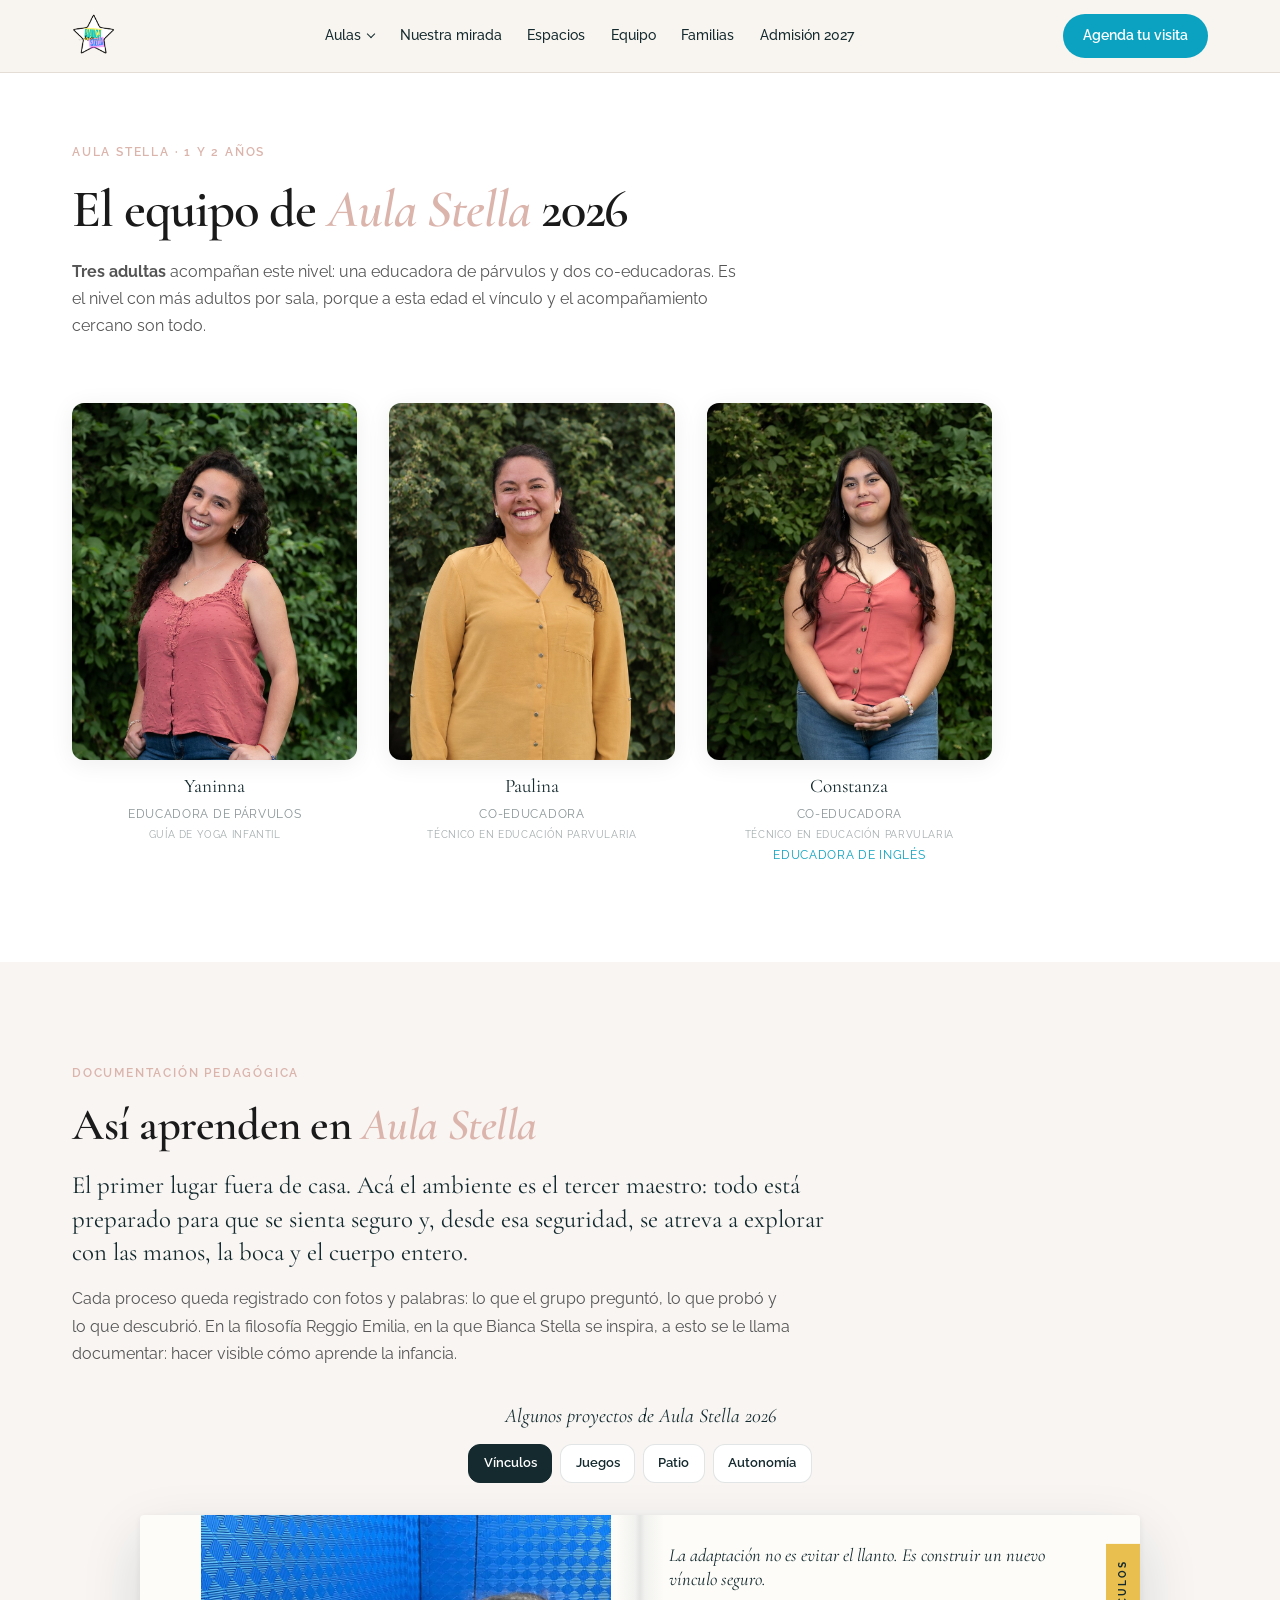
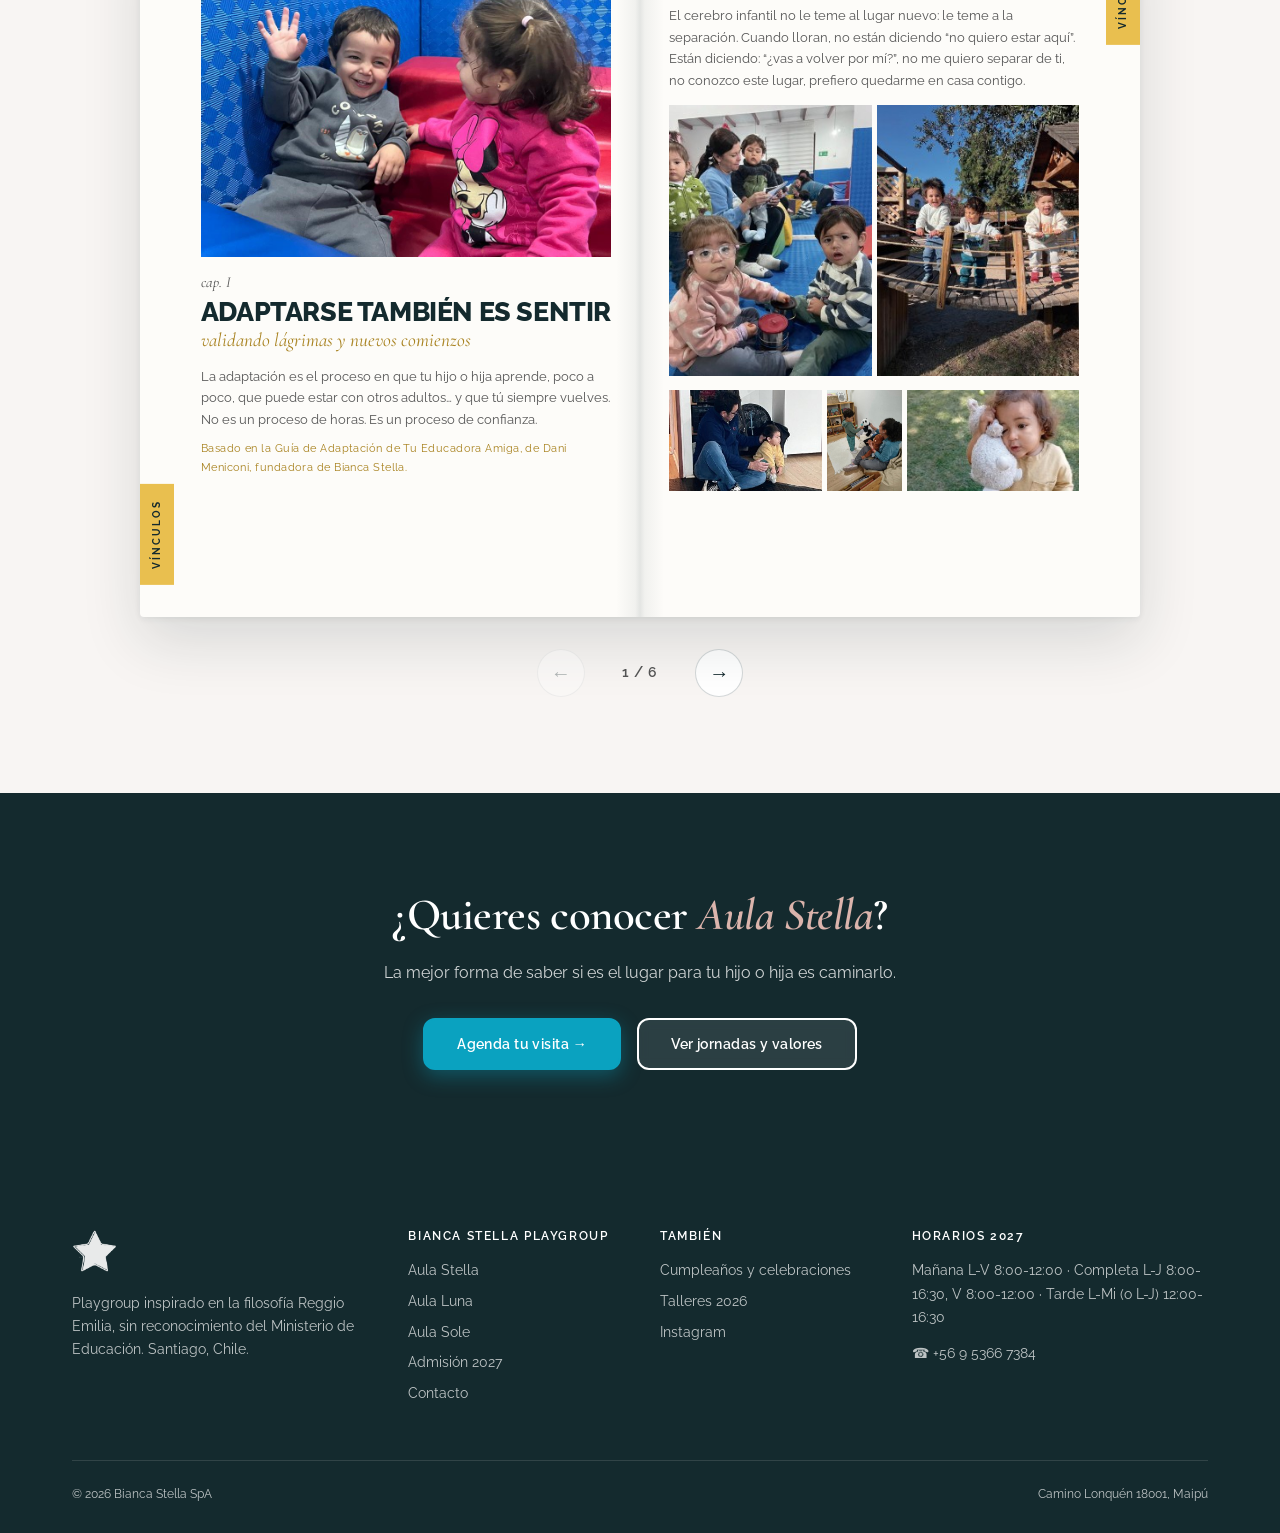
<file: aula-stella/index.html>
<!DOCTYPE html>
<html lang="es">
<head>
  <meta charset="UTF-8">
  <meta name="viewport" content="width=device-width, initial-scale=1.0">
  <title>Aula Stella (1 y 2 años) | Bianca Stella Playgroup</title>
  <meta name="description" content="Aula Stella (1 y 2 años) de Bianca Stella Playgroup: el primer lugar fuera de casa. El equipo y cómo aprenden.">
  <meta property="og:title" content="Aula Stella (1 y 2 años) | Bianca Stella Playgroup">
  <meta property="og:description" content="Aula Stella (1 y 2 años) de Bianca Stella Playgroup: el primer lugar fuera de casa. El equipo y cómo aprenden.">
  <meta property="og:image" content="https://biancastella.cl/img/aula-stella-card.jpg">
  <meta property="og:url" content="https://biancastella.cl/aula-stella/">
  <meta property="og:type" content="website">
  <link rel="icon" href="../img/logo_bs.png" type="image/png">
  <link rel="preconnect" href="https://fonts.googleapis.com">
  <link rel="preconnect" href="https://fonts.gstatic.com" crossorigin>
  <link href="https://fonts.googleapis.com/css2?family=Cormorant+Garamond:ital,wght@0,400;0,600;0,700;1,400&family=Raleway:wght@300;400;500;600;700&display=swap" rel="stylesheet">
  <link rel="stylesheet" href="../css/styles.css?v=20261103b">
  <link rel="stylesheet" href="../css/paginas.css?v=20261114b">
  <!-- Google Tag Manager -->
  <script>(function(w,d,s,l,i){w[l]=w[l]||[];w[l].push({'gtm.start':new Date().getTime(),event:'gtm.js'});var f=d.getElementsByTagName(s)[0],j=d.createElement(s),dl=l!='dataLayer'?'&l='+l:'';j.async=true;j.src='https://www.googletagmanager.com/gtm.js?id='+i+dl;f.parentNode.insertBefore(j,f);})(window,document,'script','dataLayer','GTM-PHJHM3W');</script>
  <script type="application/ld+json">
{
  "@context": "https://schema.org",
  "@type": "LocalBusiness",
  "name": "Bianca Stella Playgroup",
  "description": "Proyecto para la primera infancia inspirado en la filosofía Reggio Emilia",
  "url": "https://biancastella.cl",
  "telephone": "+56953667384",
  "address": {
    "@type": "PostalAddress",
    "streetAddress": "Camino Lonquén 18001",
    "addressLocality": "Maipú",
    "addressCountry": "CL"
  },
  "openingHours": ["Mo-We 08:00-15:45", "Th-Fr 08:00-12:00"],
  "priceRange": "$199.000 - $389.000 CLP/mes"
}
</script>
</head>
<body class="np-nav">

<nav class="nv" id="nv">
  <div class="np-cont">
    <a href="../" class="nv-logo"><img src="../img/logo_bs.png" alt="Bianca Stella"></a>
    <div class="nv-links">
      <div class="nv-drop">
        <button type="button">Aulas</button>
        <div class="nv-menu">
          <a href="../aula-stella/">Aula Stella <span>1 y 2 años</span></a>
          <a href="../aula-luna/">Aula Luna <span>2 y 3 años</span></a>
          <a href="../aula-sole/">Aula Sole <span>4 a 6 años</span></a>
        </div>
      </div>
      <a href="../nuestra-mirada/">Nuestra mirada</a><a href="../espacios/">Espacios</a><a href="../equipo/">Equipo</a><a href="../familias/">Familias</a>
      <a href="../admision/">Admisión 2027</a>
    </div>
    <a href="https://wa.me/56953667384?text=Hola%21%20Vengo%20del%20sitio%20de%20Bianca%20Stella%20y%20quiero%20agendar%20una%20visita." class="nv-btn" target="_blank" rel="noopener">Agenda tu visita</a>
    <button class="nv-toggle" type="button" aria-label="Menú"><span></span><span></span><span></span></button>
  </div>
</nav>
<div class="nv-movil">
  <a href="../aula-stella/" class="sub">Aula Stella · 1 y 2 años</a>
  <a href="../aula-luna/" class="sub">Aula Luna · 2 y 3 años</a>
  <a href="../aula-sole/" class="sub">Aula Sole · 4 a 6 años</a>
  <a href="../nuestra-mirada/">Nuestra mirada</a><a href="../espacios/">Espacios</a><a href="../equipo/">Equipo</a><a href="../familias/">Familias</a>
  <a href="../admision/">Admisión 2027</a>
</div>

<!-- Arriba: el aula y su equipo (sin franja de color: el equipo es lo primero que se ve) -->
<section class="section aula-top">
  <div class="container">
    <span class="eyebrow anim">Aula Stella &middot; 1 y 2 años</span>
    <h1 class="anim anim-delay-1">El equipo de <em>Aula Stella</em> 2026</h1>
    <p class="anim anim-delay-2" style="max-width:680px;margin-top:var(--space-sm);"><strong>Tres adultas</strong> acompa&ntilde;an este nivel: una educadora de p&aacute;rvulos y dos co-educadoras. Es el nivel con m&aacute;s adultos por sala, porque a esta edad el v&iacute;nculo y el acompa&ntilde;amiento cercano son todo.</p>
    <div class="equipo-aula equipo-aula--3 anim anim-delay-2">
      <figure class="educadora">
        <div class="persona-foto"><img src="../img/equipo/yaninna.jpg" alt="Yaninna, del equipo de Aula Stella en Bianca Stella" loading="lazy"></div>
        <figcaption>Yaninna<span class="edu-cargo">Educadora de p&aacute;rvulos</span><span class="edu-cargo edu-cargo--sub">Gu&iacute;a de yoga infantil</span></figcaption>
      </figure>
      <figure class="educadora">
        <div class="persona-foto"><img src="../img/equipo/paulina.jpg?v=3" alt="Paulina, del equipo de Aula Stella en Bianca Stella" loading="lazy"></div>
        <figcaption>Paulina<span class="edu-cargo">Co-educadora</span><span class="edu-cargo edu-cargo--sub">T&eacute;cnico en Educaci&oacute;n Parvularia</span></figcaption>
      </figure>
      <figure class="educadora">
        <div class="persona-foto"><img src="../img/equipo/constanza.jpg" alt="Constanza, del equipo de Aula Stella en Bianca Stella" loading="lazy"></div>
        <figcaption>Constanza<span class="edu-cargo">Co-educadora</span><span class="edu-cargo edu-cargo--sub">T&eacute;cnico en Educaci&oacute;n Parvularia</span><span class="edu-cargo edu-cargo--ingles">Educadora de ingl&eacute;s</span></figcaption>
      </figure>
    </div>
  </div>
</section>


<!-- Documentación: cómo aprenden -->
<section class="section section-light">
  <div class="container">
    <span class="eyebrow anim">Documentaci&oacute;n pedag&oacute;gica</span>
    <h2 class="anim anim-delay-1">As&iacute; aprenden en <em>Aula Stella</em></h2>
    <p class="doc-lead anim anim-delay-2">El primer lugar fuera de casa. Ac&aacute; el ambiente es el tercer maestro: todo est&aacute; preparado para que se sienta seguro y, desde esa seguridad, se atreva a explorar con las manos, la boca y el cuerpo entero.</p>
    <p class="anim anim-delay-2" style="max-width:720px;margin-top:var(--space-sm);">Cada proceso queda registrado con fotos y palabras: lo que el grupo pregunt&oacute;, lo que prob&oacute; y lo que descubri&oacute;. En la filosof&iacute;a Reggio Emilia, en la que Bianca Stella se inspira, a esto se le llama documentar: hacer visible c&oacute;mo aprende la infancia.</p>
    <!-- Documentación de Aula Stella en formato librito: 12 páginas, 5 capítulos.
         Cap. I = lámina de adaptación del equipo; caps. II a V = fotos sueltas con textos de Chastameni (a revisar con Yaninna). -->
    <div class="doc-bloque anim anim-delay-2">
      <p class="doc-indice-titulo">Algunos proyectos de Aula Stella 2026</p>
      <nav class="doc-indice" aria-label="Proyectos de Aula Stella">
        <a href="#stella-cap-1" data-proyecto="vinculos">V&iacute;nculos</a>
        <a href="#stella-cap-3" data-proyecto="juegos">Juegos</a>
        <a href="#stella-cap-4" data-proyecto="patio">Patio</a>
        <a href="#stella-cap-5" data-proyecto="autonomia">Autonom&iacute;a</a>
      </nav>
      <div class="doc-visor">
        <div class="doc-pista" tabindex="0" aria-label="Documentación de Aula Stella. Usa las flechas para pasar de página.">
        <article class="doc-pag doc-pag--izq doc-pag--apertura" id="stella-cap-1" data-proyecto="vinculos">
          <figure class="dp-hero dp-hero--alto"><img src="../img/doc/stella-hero-saludo.jpg?v=2" alt="Un niño saluda con la mano y sonríe junto a una compañera" loading="lazy"></figure>
          <header class="dp-cap"><span class="dp-cap-num">cap. I</span><h3 class="dp-titulo dp-titulo--largo">Adaptarse tambi&eacute;n es sentir</h3><span class="dp-sub">validando l&aacute;grimas y nuevos comienzos</span></header>
          <p class="dp-texto">La adaptaci&oacute;n es el proceso en que tu hijo o hija aprende, poco a poco, que puede estar con otros adultos&hellip; y que t&uacute; siempre vuelves. No es un proceso de horas. Es un proceso de confianza.</p>
          <p class="dp-credito">Basado en la Gu&iacute;a de Adaptaci&oacute;n de Tu Educadora Amiga, de Dani Meniconi, fundadora de Bianca Stella.</p>
          <span class="dp-banda dp-banda--izq">V&iacute;nculos</span>
        </article>
        <article class="doc-pag doc-pag--der" data-proyecto="vinculos">
          <p class="dp-cita">La adaptaci&oacute;n no es evitar el llanto. Es construir un nuevo v&iacute;nculo seguro.</p>
          <p class="dp-texto">El cerebro infantil no le teme al lugar nuevo: le teme a la separaci&oacute;n. Cuando lloran, no est&aacute;n diciendo &ldquo;no quiero estar aqu&iacute;&rdquo;. Est&aacute;n diciendo: &ldquo;&iquest;vas a volver por m&iacute;?&rdquo;, no me quiero separar de ti, no conozco este lugar, prefiero quedarme en casa contigo.</p>
          <div class="dp-fila"><figure style="--ar:0.75"><img src="../img/doc/stella-adapt-lectura.jpg" width="231" height="308" alt="Una educadora lee un cuento a un grupo de niños" loading="lazy"></figure><figure style="--ar:0.744"><img src="../img/doc/stella-adapt-puente.jpg" width="224" height="301" alt="Tres niños en el puente de madera del patio" loading="lazy"></figure></div>
          <div class="dp-fila"><figure style="--ar:1.514"><img src="../img/doc/stella-adapt-papa.jpg" width="265" height="175" alt="Un papá sentado en el suelo junto a su hija" loading="lazy"></figure><figure style="--ar:0.743"><img src="../img/doc/stella-adapt-panda.jpg" width="251" height="338" alt="Una educadora juega con un niño y un peluche de panda" loading="lazy"></figure><figure style="--ar:1.699"><img src="../img/doc/stella-adapt-peluche.jpg" width="209" height="123" alt="Una niña abraza su peluche en el pasto" loading="lazy"></figure></div>
          <span class="dp-banda dp-banda--der">V&iacute;nculos</span>
        </article>
        <article class="doc-pag doc-pag--izq" data-proyecto="vinculos">
          <h4 class="dp-seccion">La adaptaci&oacute;n tambi&eacute;n es un proceso para ti</h4>
          <div class="dp-poema dp-poema--grande">
            <p>La puerta se cierra.<br>Y s&iacute;, a veces llora m&aacute;s fuerte en ese momento.<br>Busca la puerta. Te nombra.<br>Extiende los brazos.<br>La educadora lo toma. Lo sostiene.<br>No apura el proceso. Respira.<br>Llora un poco m&aacute;s. Y luego&hellip;<br>empieza a regularse.<br>Mira alrededor. Observa a otros ni&ntilde;os.<br>Acepta una mano&hellip;</p>
            <p>Y cuando lo hace, se distrae con un objeto peque&ntilde;o.<br>Se seca las l&aacute;grimas con las mangas.<br>A veces tarda tres minutos. A veces quince.<br>Cada ni&ntilde;o tiene su ritmo.<br>Pero algo muy importante ocurre:<br>descubre que puede estar triste&hellip; y aun as&iacute; estar seguro, de a poco, si se lo permites.<br>Descubre que hay otro adulto disponible.<br>Descubre que el mundo no se rompe cuando t&uacute; sales por la puerta.<br>Y muchas veces, cuando t&uacute; sigues con el coraz&oacute;n apretado, &eacute;l o ella ya est&aacute; jugando.</p>
          </div>
          <span class="dp-banda dp-banda--izq">V&iacute;nculos</span>
        </article>
        <article class="doc-pag doc-pag--der" data-proyecto="vinculos">
          <div class="dp-fila"><figure style="--ar:0.849"><img src="../img/doc/stella-adapt-rojo.jpg" width="158" height="186" alt="Un niño de polerón rojo en la sala" loading="lazy"></figure><figure style="--ar:1.168"><img src="../img/doc/stella-adapt-tela.jpg" width="153" height="131" alt="Un niño juega con una tela verde" loading="lazy"></figure><figure style="--ar:1.06"><img src="../img/doc/stella-adapt-engranajes.jpg" width="158" height="149" alt="Un niño juega con engranajes azules" loading="lazy"></figure></div>
          <p class="dp-cita">T&uacute; tambi&eacute;n est&aacute;s aprendiendo a soltar unos pasos, a confiar en otros brazos, a sostener tu angustia sin que se transforme en culpa.</p>
          <p class="dp-texto">La adaptaci&oacute;n es un viaje &uacute;nico para cada ni&ntilde;o y ni&ntilde;a, donde cada uno transita a su propio ritmo, con tiempos y emociones que merecen ser acogidos con respeto y ternura.</p>
          <p class="dp-texto">En este proceso, los elementos de apego se transforman en puentes de seguridad, peque&ntilde;os refugios que acompa&ntilde;an el coraz&oacute;n mientras se abre a lo nuevo. As&iacute;, la Zuricata y Pepe Mono han estado presentes en distintos momentos de nuestra rutina, regalando compa&ntilde;&iacute;a, calma y sonrisas. Con su presencia amorosa, nos recuerdan que, poco a poco, con confianza y cari&ntilde;o, este tambi&eacute;n puede sentirse como un lugar seguro donde crecer.</p>
          <span class="dp-banda dp-banda--der">V&iacute;nculos</span>
        </article>
        <article class="doc-pag doc-pag--izq" data-proyecto="vinculos">
          <div class="dp-fila"><figure style="--ar:0.744"><img src="../img/doc/stella-adapt-estante.jpg" width="154" height="207" alt="Una educadora con niños frente al estante de la sala" loading="lazy"></figure><figure style="--ar:0.749"><img src="../img/doc/stella-adapt-rosa.jpg" width="155" height="207" alt="Una niña abraza un peluche rosado" loading="lazy"></figure><figure style="--ar:0.743"><img src="../img/doc/stella-adapt-risa.jpg" width="191" height="257" alt="Una educadora y un niño se ríen juntos" loading="lazy"></figure></div>
          <p class="dp-texto">La seguridad no se construye evitando la separaci&oacute;n. Se construye atraves&aacute;ndola&hellip; y comprobando que el v&iacute;nculo permanece. Y cada vez que vuelves cuando prometiste, cada vez que sostienes la despedida con firmeza, cada vez que conf&iacute;as en el proceso&hellip; le est&aacute;s ense&ntilde;ando algo que le servir&aacute; toda la vida:</p>
          <p class="dp-cita">&ldquo;Puedo sentir. Puedo separarme. Y sigo estando seguro.&rdquo;</p>
          <p class="dp-texto">Y eso, m&aacute;s que cualquier cosa, es base para la autonom&iacute;a, la confianza, el amor y la preparaci&oacute;n para distintas etapas de su vida.</p>
          <div class="dp-lado">
            <figure style="--ar:1.194"><img src="../img/doc/stella-adapt-juego.jpg" width="129" height="108" alt="Un niño juega con su educadora" loading="lazy"></figure>
            <div class="dp-poema dp-poema--uno"><p>Solo recuerda (muchas veces):<br>Llorar&aacute;.<br>Buscar&aacute; la puerta.<br>Aceptar&aacute; brazos.<br>Se regular&aacute;.<br>Explorar&aacute;.<br>Jugar&aacute;.<br>Volver&aacute; a mirar la puerta.<br>Seguir&aacute; jugando.</p></div>
          </div>
          <span class="dp-banda dp-banda--izq">V&iacute;nculos</span>
        </article>
        <article class="doc-pag doc-pag--der" data-proyecto="vinculos">
          <div class="dp-fila dp-fila--chica"><figure style="--ar:0.739"><img src="../img/doc/stella-adapt-camino.jpg" width="198" height="268" alt="Un grupo de niños camina por el puente de madera" loading="lazy"></figure></div>
          <p class="dp-cita dp-cita--grande">La adaptaci&oacute;n no es un examen que tu hijo o hija tiene que aprobar. Es un proceso que ambos est&aacute;n aprendiendo a transitar.</p>
          <span class="dp-banda dp-banda--der">V&iacute;nculos</span>
        </article>
        <article class="doc-pag doc-pag--izq" id="stella-cap-2" data-proyecto="vinculos">
          <header class="dp-cap"><span class="dp-cap-num">cap. II</span><h3 class="dp-titulo">Encontrarse con otros</h3><span class="dp-sub">los primeros amigos</span></header>
          <p class="dp-texto">A esta edad el otro empieza a aparecer: alguien con quien mirar un libro, a quien saludar, con quien sentarse al lado. Los primeros v&iacute;nculos entre pares nacen as&iacute;, de a poco y desde el cuerpo.</p>
          <div class="dp-mosaico"><figure style="--ar:0.75"><img src="../img/doc/stella-vinculo-escalera.jpg" width="720" height="960" alt="Tres niños sentados juntos en la escalera de goma, una niña se ríe" loading="lazy"></figure><figure style="--ar:0.75"><img src="../img/doc/stella-vinculo-libro.jpg" width="720" height="960" alt="Dos niños miran juntos un libro de animales" loading="lazy"></figure><figure style="--ar:0.75"><img src="../img/doc/stella-vinculo-sentados.jpg" width="720" height="960" alt="Un niño y una niña sentados juntos, sonriendo" loading="lazy"></figure></div>
          <span class="dp-banda dp-banda--izq">V&iacute;nculos</span>
        </article>
        <article class="doc-pag doc-pag--der" id="stella-cap-3" data-proyecto="juegos">
          <header class="dp-cap"><span class="dp-cap-num">cap. III</span><h3 class="dp-titulo">Jugar con todo el cuerpo</h3><span class="dp-sub">en el Atelier del Cuerpo</span></header>
          <p class="dp-texto">Subir, bajar, rodar, esconderse, balancearse. Ac&aacute; el cuerpo entero es el que pregunta y el que responde: hasta d&oacute;nde llego, cu&aacute;nto peso, qu&eacute; pasa si me dejo caer.</p>
          <div class="dp-fila dp-fila--chica"><figure style="--ar:0.75"><img src="../img/doc/stella-juego-balancines.jpg" width="720" height="960" alt="Cuatro niños se balancean sobre bloques de goma" loading="lazy"></figure><figure style="--ar:0.75"><img src="../img/doc/stella-juego-subir.jpg" width="720" height="960" alt="Tres niños suben sobre bloques de goma" loading="lazy"></figure></div>
          <div class="dp-fila"><figure style="--ar:0.75"><img src="../img/doc/stella-juego-arco.jpg" width="720" height="960" alt="Un niño con una pelota bajo un arco de goma y una niña con su peluche" loading="lazy"></figure><figure style="--ar:0.75"><img src="../img/doc/stella-juego-aro.jpg" width="720" height="960" alt="Un niño dentro de un aro de goma mira a otro desde abajo" loading="lazy"></figure><figure style="--ar:0.75"><img src="../img/doc/stella-juego-bloques.jpg" width="720" height="960" alt="Una niña y un niño trepan sobre bloques" loading="lazy"></figure></div>
          <span class="dp-banda dp-banda--der">Juegos</span>
        </article>
        <article class="doc-pag doc-pag--izq" data-proyecto="juegos">
          <div class="dp-mosaico"><figure style="--ar:0.75"><img src="../img/doc/stella-juego-pelotas.jpg" width="720" height="960" alt="Niños abrazados y riéndose en la piscina de pelotas" loading="lazy"></figure><figure style="--ar:0.75"><img src="../img/doc/stella-juego-tela.jpg" width="720" height="960" alt="Una niña juega sobre un niño cubierto con una tela verde" loading="lazy"></figure><figure style="--ar:0.75"><img src="../img/doc/stella-juego-acostados.jpg" width="720" height="960" alt="Un niño y una niña acostados juntos en la colchoneta" loading="lazy"></figure></div>
          <p class="dp-texto">No hay una sola forma de usar cada bloque: un d&iacute;a es un tobog&aacute;n, otro d&iacute;a una casa, otro un escondite.</p>
          <p class="dp-cita">En el juego aparecen la risa, el riesgo medido y la confianza en el propio cuerpo.</p>
          <span class="dp-banda dp-banda--izq">Juegos</span>
        </article>
        <article class="doc-pag doc-pag--der" id="stella-cap-4" data-proyecto="patio">
          <header class="dp-cap"><span class="dp-cap-num">cap. IV</span><h3 class="dp-titulo">Afuera</h3><span class="dp-sub">el patio tambi&eacute;n ense&ntilde;a</span></header>
          <p class="dp-texto">La arena, la mesa de madera, la malla del trampol&iacute;n. Afuera el mundo se agranda y aparecen nuevas formas de encontrarse con otros y con lo que vive alrededor.</p>
          <div class="dp-mosaico"><figure style="--ar:0.75"><img src="../img/doc/stella-patio-trampolin.jpg" width="720" height="960" alt="Un niño y una niña juntan sus manos a través de la malla del trampolín" loading="lazy"></figure><figure style="--ar:0.75"><img src="../img/doc/stella-patio-mesa.jpg" width="720" height="960" alt="Dos niños observan algo sobre la mesa de madera del patio" loading="lazy"></figure><figure style="--ar:0.75"><img src="../img/doc/stella-autonomia-botellas-patio.jpg" width="720" height="960" alt="Dos niños toman agua de sus botellas en el patio" loading="lazy"></figure></div>
          <span class="dp-banda dp-banda--der">Patio</span>
        </article>
        <article class="doc-pag doc-pag--izq" id="stella-cap-5" data-proyecto="autonomia">
          <header class="dp-cap"><span class="dp-cap-num">cap. V</span><h3 class="dp-titulo">Yo puedo</h3><span class="dp-sub">autonom&iacute;a en lo cotidiano</span></header>
          <p class="dp-texto">Abrir su botella, tomar agua cuando tiene sed, ofrecerle al compa&ntilde;ero, caminar sobre lo inestable. La autonom&iacute;a se construye en gestos cotidianos, con un adulto cerca que acompa&ntilde;a sin apurar.</p>
          <div class="dp-mosaico"><figure style="--ar:0.75"><img src="../img/doc/stella-autonomia-compartir.jpg" width="720" height="960" alt="Una niña ayuda a otra a tomar de su botella" loading="lazy"></figure><figure style="--ar:0.75"><img src="../img/doc/stella-autonomia-botella.jpg" width="720" height="960" alt="Una niña y un niño abren sus botellas de agua" loading="lazy"></figure><figure style="--ar:0.75"><img src="../img/doc/stella-autonomia-equilibrio.jpg" width="720" height="960" alt="Tres niños caminan sobre bloques ondulados" loading="lazy"></figure></div>
          <span class="dp-banda dp-banda--izq">Autonom&iacute;a</span>
        </article>
        <article class="doc-pag doc-pag--der" data-proyecto="autonomia">
          <div class="dp-fila dp-fila--entera"><figure style="--ar:0.75"><img src="../img/doc/stella-autonomia-descanso.jpg" width="720" height="960" alt="Niños descansan en el suelo abrazados a sus peluches" loading="lazy"></figure></div>
          <p class="dp-texto">Y tambi&eacute;n es autonom&iacute;a saber cu&aacute;ndo parar: elegir un rinc&oacute;n, un coj&iacute;n, un peluche, y descansar.</p>
          <p class="dp-cita">Cada &ldquo;yo solo&rdquo; es un paso hacia la confianza en s&iacute; mismo.</p>
          <span class="dp-banda dp-banda--der">Autonom&iacute;a</span>
        </article>
        </div>
      </div>
      <div class="doc-controles">
        <button type="button" class="doc-prev" aria-label="Página anterior">&larr;</button>
        <span class="doc-contador" aria-live="polite">1 / 6</span>
        <button type="button" class="doc-next" aria-label="Página siguiente">&rarr;</button>
      </div>
    </div>
  </div>
</section>

<!-- Llamado -->
<section class="section section-dark">
  <div class="container" style="text-align:center;">
    <h2 class="anim">¿Quieres conocer <em>Aula Stella</em>?</h2>
    <p class="anim anim-delay-1" style="max-width:600px;margin:var(--space-sm) auto var(--space-md);">La mejor forma de saber si es el lugar para tu hijo o hija es caminarlo.</p>
    <div class="cta-actions anim anim-delay-2">
      <a href="https://wa.me/56953667384?text=Hola%21%20Vengo%20del%20sitio%20y%20quiero%20agendar%20una%20visita%20para%20conocer%20Aula%20Stella" class="btn btn-primary" target="_blank" rel="noopener" data-wa-source="aula-stella">Agenda tu visita &rarr;</a>
      <a href="../admision/" class="btn btn-outline">Ver jornadas y valores</a>
    </div>
  </div>
</section>

<!-- Footer -->
<footer class="nf">
  <div class="np-cont">
    <div class="nf-grid">
      <div>
        <img src="../img/logo_bs.png" alt="Bianca Stella">
        <p>Playgroup inspirado en la filosofía Reggio Emilia, sin reconocimiento del Ministerio de Educación. Santiago, Chile.</p>
      </div>
      <div>
        <h4>Bianca Stella Playgroup</h4>
        <ul>
          <li><a href="../aula-stella/">Aula Stella</a></li>
          <li><a href="../aula-luna/">Aula Luna</a></li>
          <li><a href="../aula-sole/">Aula Sole</a></li>
          <li><a href="../admision/">Admisión 2027</a></li>
          <li><a href="../contacto/">Contacto</a></li>
        </ul>
      </div>
      <div>
        <h4>También</h4>
        <ul>
          <li><a href="../celebraciones/">Cumpleaños y celebraciones</a></li>
          <li><a href="../talleres/">Talleres 2026</a></li>
          <li><a href="https://www.instagram.com/biancastella.cl/" target="_blank" rel="noopener">Instagram</a></li>
        </ul>
      </div>
      <div>
        <h4>Horarios 2027</h4>
        <p>Mañana L-V 8:00-12:00 · Completa L-J 8:00-16:30, V 8:00-12:00 · Tarde L-Mi (o L-J) 12:00-16:30</p>
        <p style="margin-top:.8rem">&#9742; +56 9 5366 7384</p>
      </div>
    </div>
    <div class="nf-pie">
      <span>&copy; 2026 Bianca Stella SpA</span>
      <span>Camino Lonquén 18001, Maipú</span>
    </div>
  </div>
</footer>

<!-- GTM noscript -->
<noscript><iframe src="https://www.googletagmanager.com/ns.html?id=GTM-PHJHM3W" height="0" width="0" style="display:none;visibility:hidden"></iframe></noscript>
<!-- GA4 -->
<script async src="https://www.googletagmanager.com/gtag/js?id=G-V60WSFE5XG"></script>
<script>window.dataLayer=window.dataLayer||[];function gtag(){dataLayer.push(arguments);}gtag('js',new Date());gtag('config','G-V60WSFE5XG');</script>
<script src="../js/main.js?v=20261018c"></script>
<script>
async function handleSubmit(e) {
  e.preventDefault();
  const form = e.target;
  const data = new FormData(form);
  const btn = form.querySelector('button[type="submit"]');
  btn.textContent = 'Enviando...';
  btn.disabled = true;

  const SCRIPT_URL = 'https://script.google.com/macros/s/AKfycbyP-yzAudyNhg5sm4ZzsKlhHxG01SwKhvKE-4qMuE-lo_qgywwKG3HabqpOrIxMhRpzUQ/exec';

  try {
    await fetch(SCRIPT_URL, { method: 'POST', body: data });
    form.style.display = 'none';
    document.getElementById('formSuccess').style.display = 'block';
  } catch (err) {
    const nombre = data.get('nombre');
    const interes = data.get('interes') || 'Playgroup';
    const msg = encodeURIComponent('Hola, soy ' + nombre + '. Me interesa información sobre ' + interes + ' en Bianca Stella.');
    if (typeof trackWhatsapp === 'function') trackWhatsapp('form-fallback');
    window.open('https://wa.me/56953667384?text=' + msg, '_blank');
    btn.textContent = 'Enviado ✓';
  }
}
</script>
<script>
  const nv = document.getElementById('nv');
  nv.querySelector('.nv-toggle').addEventListener('click', () => nv.classList.toggle('nv-abierto'));
</script>
</body>
</html>
</file>
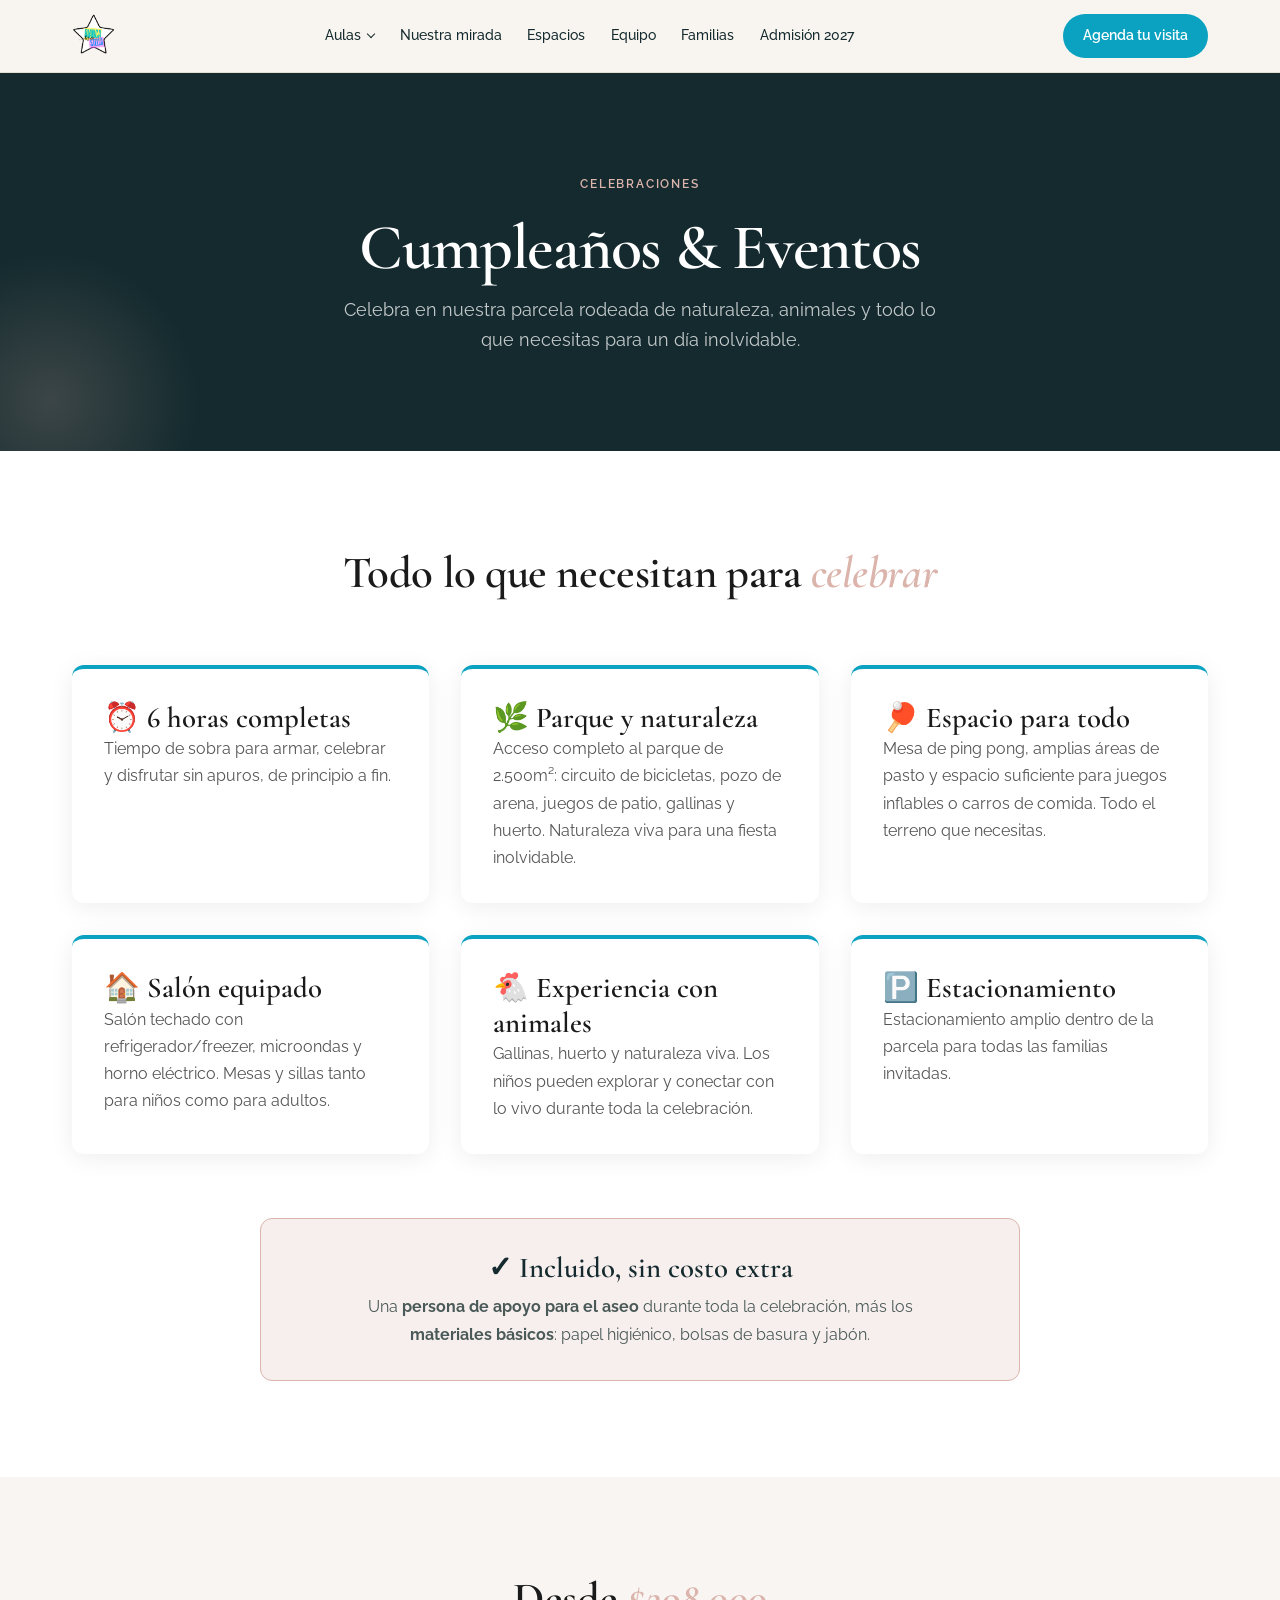
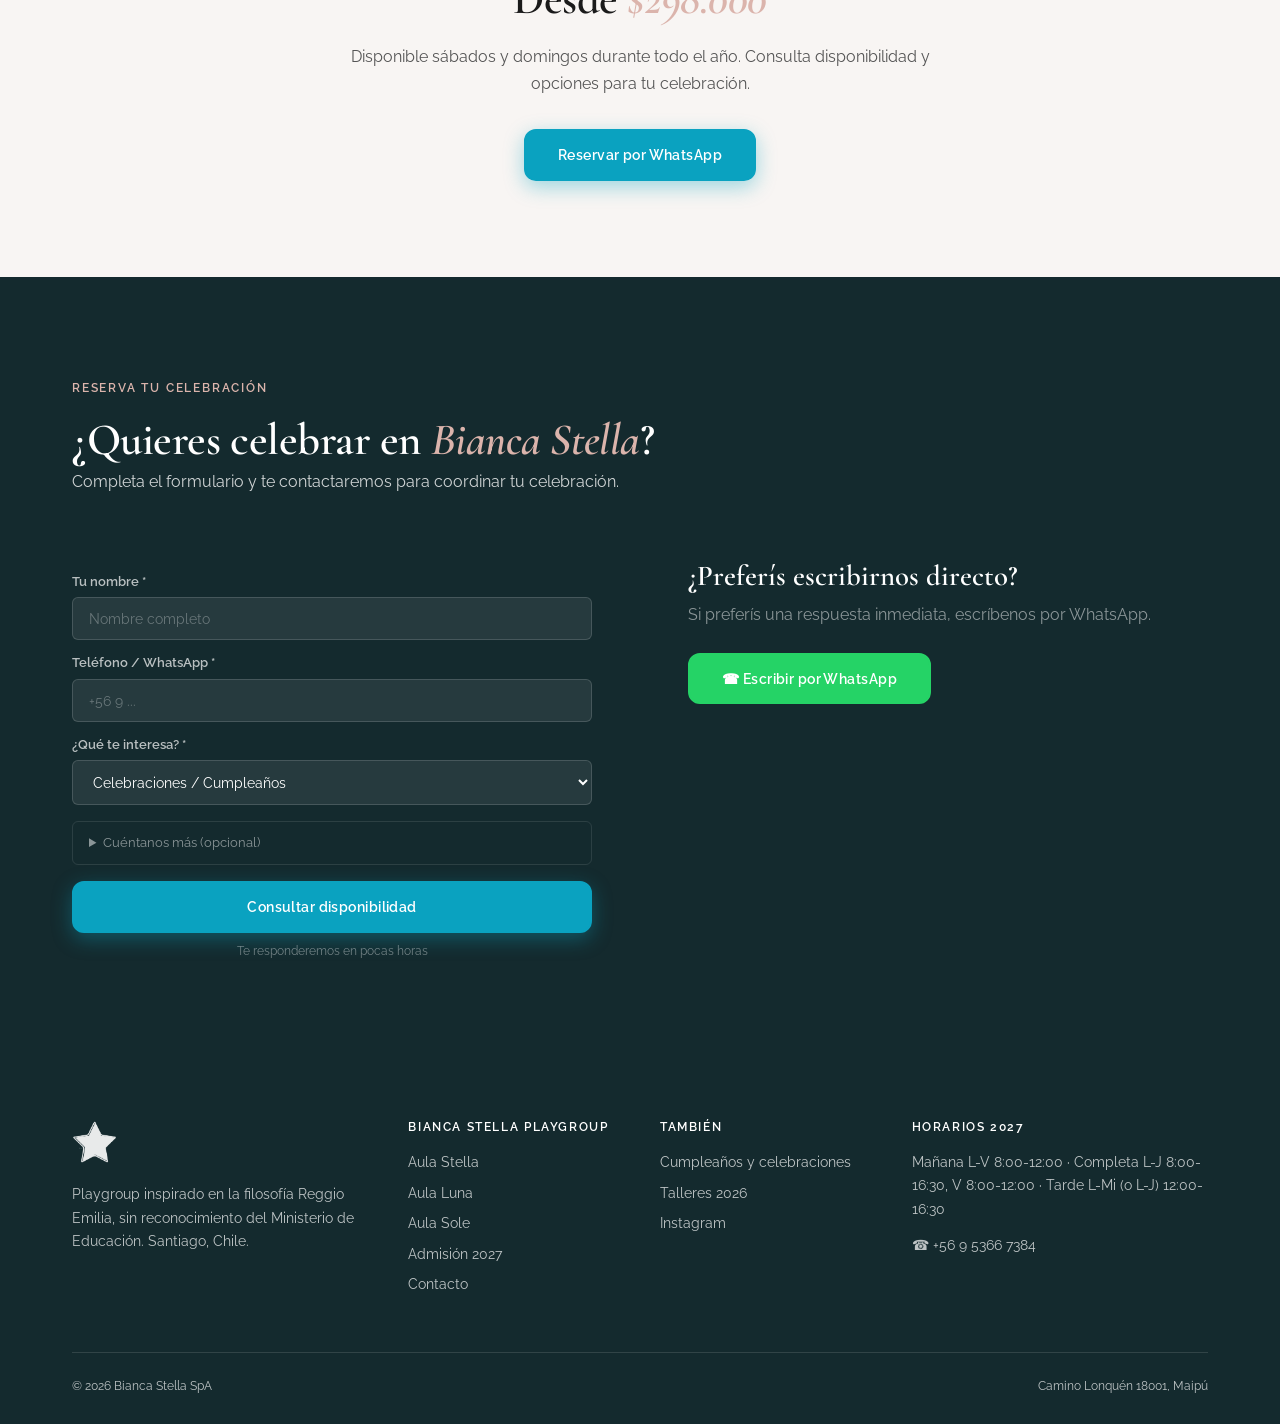
<file: celebraciones/index.html>
<!DOCTYPE html>
<html lang="es">
<head>
  <meta charset="UTF-8">
  <meta name="viewport" content="width=device-width, initial-scale=1.0">
  <title>Cumpleaños Infantiles en Parcela | Bianca Stella Playgroup</title>
  <meta name="description" content="Celebra el cumpleaños de tu hijo/a en 2.500m² de naturaleza con animales, espacio techado y todo incluido. Santiago, Chile.">
  <meta property="og:title" content="Cumpleaños Infantiles en Parcela | Bianca Stella Playgroup">
  <meta property="og:description" content="Celebra el cumpleaños de tu hijo/a en 2.500m² de naturaleza con animales, espacio techado y todo incluido.">
  <meta property="og:image" content="../img/hero.jpg">
  <meta property="og:url" content="https://biancastella.cl/celebraciones">
  <meta property="og:type" content="website">
  <link rel="icon" href="../img/logo_bs.png" type="image/png">
  <link rel="preconnect" href="https://fonts.googleapis.com">
  <link rel="preconnect" href="https://fonts.gstatic.com" crossorigin>
  <link href="https://fonts.googleapis.com/css2?family=Cormorant+Garamond:ital,wght@0,400;0,600;0,700;1,400&family=Raleway:wght@300;400;500;600;700&display=swap" rel="stylesheet">
  <link rel="stylesheet" href="../css/styles.css?v=20261103b">
  <link rel="stylesheet" href="../css/paginas.css?v=20261114b">
  <!-- Google Tag Manager -->
  <script>(function(w,d,s,l,i){w[l]=w[l]||[];w[l].push({'gtm.start':new Date().getTime(),event:'gtm.js'});var f=d.getElementsByTagName(s)[0],j=d.createElement(s),dl=l!='dataLayer'?'&l='+l:'';j.async=true;j.src='https://www.googletagmanager.com/gtm.js?id='+i+dl;f.parentNode.insertBefore(j,f);})(window,document,'script','dataLayer','GTM-PHJHM3W');</script>
  <script type="application/ld+json">
{
  "@context": "https://schema.org",
  "@type": "LocalBusiness",
  "name": "Bianca Stella Playgroup",
  "description": "Proyecto para la primera infancia inspirado en la filosofía Reggio Emilia",
  "url": "https://biancastella.cl",
  "telephone": "+56953667384",
  "address": {
    "@type": "PostalAddress",
    "streetAddress": "Camino Lonquén 18001",
    "addressLocality": "Maipú",
    "addressCountry": "CL"
  },
  "openingHours": ["Mo-We 08:00-15:45", "Th-Fr 08:00-12:00"],
  "priceRange": "$199.000 - $389.000 CLP/mes"
}
</script>
</head>
<body class="np-nav">

<nav class="nv" id="nv">
  <div class="np-cont">
    <a href="../" class="nv-logo"><img src="../img/logo_bs.png" alt="Bianca Stella"></a>
    <div class="nv-links">
      <div class="nv-drop">
        <button type="button">Aulas</button>
        <div class="nv-menu">
          <a href="../aula-stella/">Aula Stella <span>1 y 2 años</span></a>
          <a href="../aula-luna/">Aula Luna <span>2 y 3 años</span></a>
          <a href="../aula-sole/">Aula Sole <span>4 a 6 años</span></a>
        </div>
      </div>
      <a href="../nuestra-mirada/">Nuestra mirada</a><a href="../espacios/">Espacios</a><a href="../equipo/">Equipo</a><a href="../familias/">Familias</a>
      <a href="../admision/">Admisión 2027</a>
    </div>
    <a href="https://wa.me/56953667384?text=Hola%21%20Vengo%20del%20sitio%20de%20Bianca%20Stella%20y%20quiero%20agendar%20una%20visita." class="nv-btn" target="_blank" rel="noopener">Agenda tu visita</a>
    <button class="nv-toggle" type="button" aria-label="Menú"><span></span><span></span><span></span></button>
  </div>
</nav>
<div class="nv-movil">
  <a href="../aula-stella/" class="sub">Aula Stella · 1 y 2 años</a>
  <a href="../aula-luna/" class="sub">Aula Luna · 2 y 3 años</a>
  <a href="../aula-sole/" class="sub">Aula Sole · 4 a 6 años</a>
  <a href="../nuestra-mirada/">Nuestra mirada</a><a href="../espacios/">Espacios</a><a href="../equipo/">Equipo</a><a href="../familias/">Familias</a>
  <a href="../admision/">Admisión 2027</a>
</div>

<!-- Page Hero -->
<section class="page-hero">
  <div class="container">
    <div class="eyebrow">Celebraciones</div>
    <h1>Cumpleaños &amp; Eventos</h1>
    <p>Celebra en nuestra parcela rodeada de naturaleza, animales y todo lo que necesitas para un día inolvidable.</p>
  </div>
  <div class="hero-accent"></div>
</section>

<!-- Qué incluye -->
<section class="section">
  <div class="container">
    <h2 style="text-align:center;margin-bottom:var(--space-lg);">Todo lo que necesitan para <em>celebrar</em></h2>
    <div class="pillars-grid">
      <div class="card card-bordered anim">
        <h3>&#x23F0; 6 horas completas</h3>
        <p>Tiempo de sobra para armar, celebrar y disfrutar sin apuros, de principio a fin.</p>
      </div>
      <div class="card card-bordered anim anim-delay-1">
        <h3>&#x1F33F; Parque y naturaleza</h3>
        <p>Acceso completo al parque de 2.500m²: circuito de bicicletas, pozo de arena, juegos de patio, gallinas y huerto. Naturaleza viva para una fiesta inolvidable.</p>
      </div>
      <div class="card card-bordered anim anim-delay-2">
        <h3>&#x1F3D3; Espacio para todo</h3>
        <p>Mesa de ping pong, amplias áreas de pasto y espacio suficiente para juegos inflables o carros de comida. Todo el terreno que necesitas.</p>
      </div>
      <div class="card card-bordered anim">
        <h3>&#x1F3E0; Salón equipado</h3>
        <p>Salón techado con refrigerador/freezer, microondas y horno eléctrico. Mesas y sillas tanto para niños como para adultos.</p>
      </div>
      <div class="card card-bordered anim anim-delay-1">
        <h3>&#x1F414; Experiencia con animales</h3>
        <p>Gallinas, huerto y naturaleza viva. Los niños pueden explorar y conectar con lo vivo durante toda la celebración.</p>
      </div>
      <div class="card card-bordered anim anim-delay-2">
        <h3>&#x1F17F;&#xFE0F; Estacionamiento</h3>
        <p>Estacionamiento amplio dentro de la parcela para todas las familias invitadas.</p>
      </div>
    </div>

    <div class="included-highlight anim">
      <h3>&#10003; Incluido, sin costo extra</h3>
      <p>Una <strong>persona de apoyo para el aseo</strong> durante toda la celebración, más los <strong>materiales básicos</strong>: papel higiénico, bolsas de basura y jabón.</p>
    </div>
  </div>
</section>

<!-- Pricing -->
<section class="section section-light">
  <div class="container" style="text-align:center;">
    <h2>Desde <em>$298.000</em></h2>
    <p style="max-width:600px;margin:var(--space-sm) auto var(--space-md);">Disponible sábados y domingos durante todo el año. Consulta disponibilidad y opciones para tu celebración.</p>
    <a href="https://wa.me/56953667384" class="btn btn-primary">Reservar por WhatsApp</a>
  </div>
</section>

<!-- Contacto — Formulario + WhatsApp -->
<section id="contacto" class="section section-dark">
  <div class="container">
    <span class="eyebrow anim">Reserva tu celebración</span>
    <h2 class="anim anim-delay-1">¿Quieres celebrar en <em>Bianca Stella</em>?</h2>
    <p class="anim anim-delay-2" style="max-width:700px;margin-bottom:var(--space-lg);">Completa el formulario y te contactaremos para coordinar tu celebración.</p>

    <div style="display:grid;grid-template-columns:1fr 1fr;gap:var(--space-xl);align-items:start;">
      <!-- Left: Form -->
      <div class="anim">
        <form id="leadForm" onsubmit="handleSubmit(event)">
          <input type="hidden" name="pagina" value="Celebraciones">

          <label>Tu nombre *</label>
          <input type="text" name="nombre" placeholder="Nombre completo" required>

          <label>Teléfono / WhatsApp *</label>
          <input type="tel" name="telefono" placeholder="+56 9 ..." required>

          <label>¿Qué te interesa? *</label>
          <select name="interes" required>
            <option value="Playgroup">Playgroup</option>
            <option value="Celebraciones" selected>Celebraciones / Cumpleaños</option>
            <option value="Talleres">Talleres extraprogramáticos</option>
            <option value="Otro">Otro / Información general</option>
          </select>

          <details class="form-optional">
            <summary>Cuéntanos más (opcional)</summary>
            <div class="form-optional-fields">
              <label>Email</label>
              <input type="email" name="email" placeholder="tu@email.com">

              <label>Fecha tentativa</label>
              <input type="date" name="fecha_tentativa">

              <label>Cantidad aproximada de invitados</label>
              <input type="number" name="invitados" placeholder="Ej: 20">

              <label>¿Cómo nos encontraste?</label>
              <select name="source">
                <option value="">Selecciona...</option>
                <option value="Instagram">Instagram</option>
                <option value="Google">Google</option>
                <option value="Recomendación">Recomendación de otra familia</option>
                <option value="Facebook">Facebook</option>
                <option value="Otro">Otro</option>
              </select>
            </div>
          </details>

          <button type="submit" class="btn btn-primary" style="width:100%;justify-content:center;margin-top:1rem;">Consultar disponibilidad</button>
          <p style="font-size:0.75rem;color:rgba(255,255,255,0.4);text-align:center;margin-top:0.5rem;">Te responderemos en pocas horas</p>
        </form>
        <div id="formSuccess" style="display:none;text-align:center;padding:2rem;">
          <h3 style="font-family:var(--font-display);font-size:1.8rem;color:var(--rosa);margin-bottom:0.5rem;">¡Recibimos tu mensaje!</h3>
          <p style="color:rgba(255,255,255,0.7);">Te contactaremos pronto para coordinar tu celebración en Bianca Stella.</p>
        </div>
      </div>

      <!-- Right: WhatsApp + reassurance -->
      <div class="anim anim-delay-1">
        <div style="display:flex;flex-direction:column;justify-content:center;height:100%;">
          <h3 style="color:var(--white);font-family:var(--font-display);font-size:1.8rem;margin-bottom:0.5rem;">¿Preferís escribirnos directo?</h3>
          <p style="color:rgba(255,255,255,0.5);margin-bottom:1.5rem;">Si preferís una respuesta inmediata, escríbenos por WhatsApp.</p>
          <a href="https://wa.me/56953667384?text=Hola%2C%20me%20interesa%20organizar%20una%20celebraci%C3%B3n%20en%20Bianca%20Stella" class="btn btn-wa" target="_blank" style="display:inline-flex;width:fit-content;">&#9742; Escribir por WhatsApp</a>
        </div>
      </div>
    </div>
  </div>
</section>

<!-- Footer -->
<footer class="nf">
  <div class="np-cont">
    <div class="nf-grid">
      <div>
        <img src="../img/logo_bs.png" alt="Bianca Stella">
        <p>Playgroup inspirado en la filosofía Reggio Emilia, sin reconocimiento del Ministerio de Educación. Santiago, Chile.</p>
      </div>
      <div>
        <h4>Bianca Stella Playgroup</h4>
        <ul>
          <li><a href="../aula-stella/">Aula Stella</a></li>
          <li><a href="../aula-luna/">Aula Luna</a></li>
          <li><a href="../aula-sole/">Aula Sole</a></li>
          <li><a href="../admision/">Admisión 2027</a></li>
          <li><a href="../contacto/">Contacto</a></li>
        </ul>
      </div>
      <div>
        <h4>También</h4>
        <ul>
          <li><a href="../celebraciones/">Cumpleaños y celebraciones</a></li>
          <li><a href="../talleres/">Talleres 2026</a></li>
          <li><a href="https://www.instagram.com/biancastella.cl/" target="_blank" rel="noopener">Instagram</a></li>
        </ul>
      </div>
      <div>
        <h4>Horarios 2027</h4>
        <p>Mañana L-V 8:00-12:00 · Completa L-J 8:00-16:30, V 8:00-12:00 · Tarde L-Mi (o L-J) 12:00-16:30</p>
        <p style="margin-top:.8rem">&#9742; +56 9 5366 7384</p>
      </div>
    </div>
    <div class="nf-pie">
      <span>&copy; 2026 Bianca Stella SpA</span>
      <span>Camino Lonquén 18001, Maipú</span>
    </div>
  </div>
</footer>

<!-- GTM noscript -->
<noscript><iframe src="https://www.googletagmanager.com/ns.html?id=GTM-PHJHM3W" height="0" width="0" style="display:none;visibility:hidden"></iframe></noscript>
<!-- GA4 -->
<script async src="https://www.googletagmanager.com/gtag/js?id=G-V60WSFE5XG"></script>
<script>window.dataLayer=window.dataLayer||[];function gtag(){dataLayer.push(arguments);}gtag('js',new Date());gtag('config','G-V60WSFE5XG');</script>
<script src="../js/main.js"></script>
<script>
async function handleSubmit(e) {
  e.preventDefault();
  const form = e.target;
  const data = new FormData(form);
  const btn = form.querySelector('button[type="submit"]');
  btn.textContent = 'Enviando...';
  btn.disabled = true;

  const SCRIPT_URL = 'https://script.google.com/macros/s/AKfycbyP-yzAudyNhg5sm4ZzsKlhHxG01SwKhvKE-4qMuE-lo_qgywwKG3HabqpOrIxMhRpzUQ/exec';

  try {
    await fetch(SCRIPT_URL, { method: 'POST', body: data });
    form.style.display = 'none';
    document.getElementById('formSuccess').style.display = 'block';
  } catch (err) {
    const nombre = data.get('nombre');
    const interes = data.get('interes') || 'Playgroup';
    const msg = encodeURIComponent('Hola, soy ' + nombre + '. Me interesa información sobre ' + interes + ' en Bianca Stella.');
    if (typeof trackWhatsapp === 'function') trackWhatsapp('form-fallback');
    window.open('https://wa.me/56953667384?text=' + msg, '_blank');
    btn.textContent = 'Enviado ✓';
  }
}
</script>
<script>
  const nv = document.getElementById('nv');
  nv.querySelector('.nv-toggle').addEventListener('click', () => nv.classList.toggle('nv-abierto'));
</script>
</body>
</html>
</file>
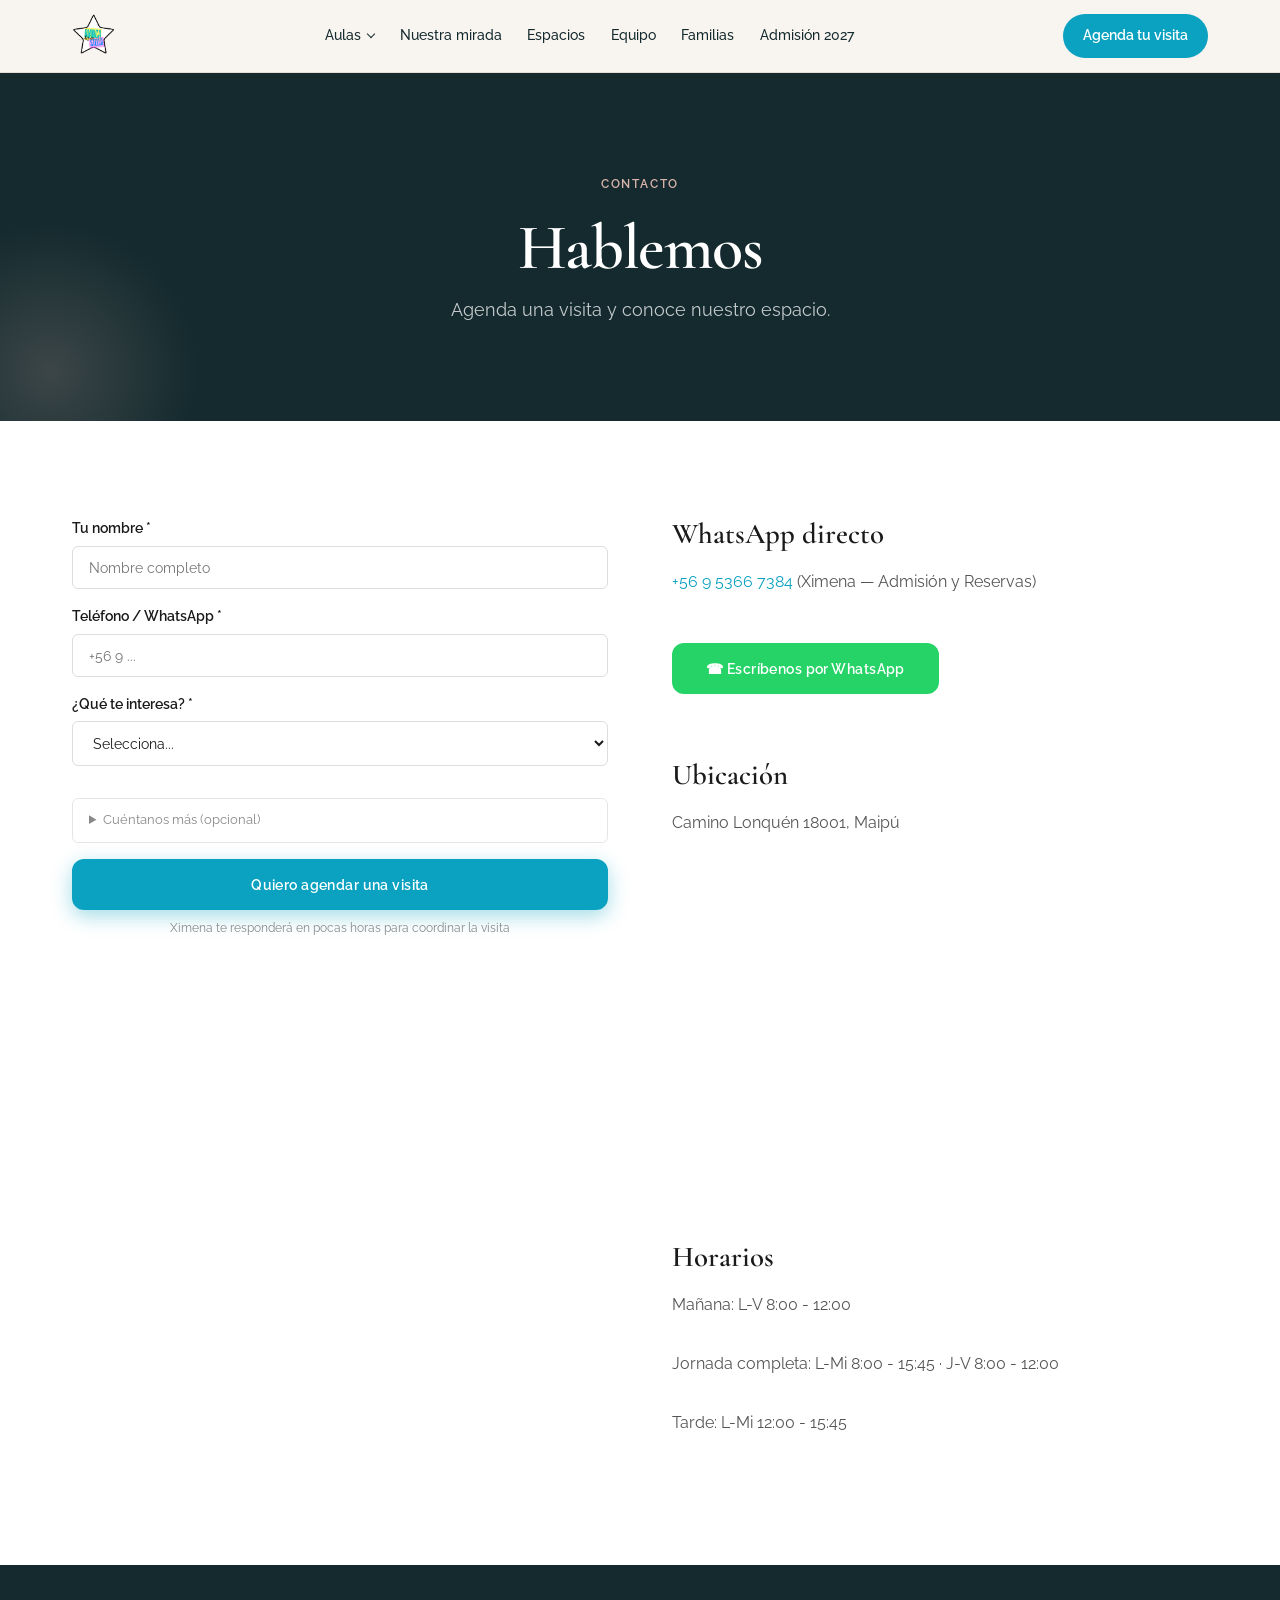
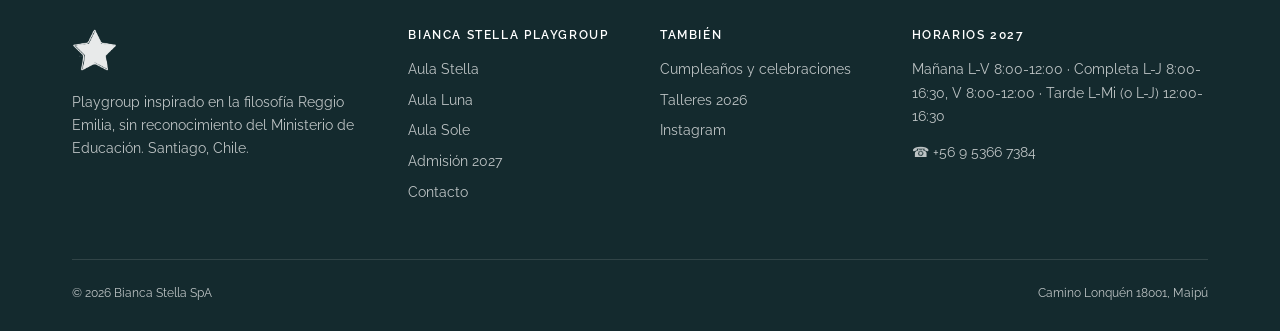
<file: contacto/index.html>
<!DOCTYPE html>
<html lang="es">
<head>
  <meta charset="UTF-8">
  <meta name="viewport" content="width=device-width, initial-scale=1.0">
  <title>Contacto y Ubicación | Bianca Stella Playgroup</title>
  <meta name="description" content="Agenda una visita a Bianca Stella. Camino Lonquén 18001, Maipú. WhatsApp: +56 9 5366 7384.">
  <meta property="og:title" content="Contacto y Ubicación | Bianca Stella Playgroup">
  <meta property="og:description" content="Agenda una visita a Bianca Stella. Camino Lonquén 18001, Maipú.">
  <meta property="og:image" content="../img/hero.jpg">
  <meta property="og:url" content="https://biancastella.cl/contacto">
  <meta property="og:type" content="website">
  <link rel="icon" href="../img/logo_bs.png" type="image/png">
  <link rel="preconnect" href="https://fonts.googleapis.com">
  <link rel="preconnect" href="https://fonts.gstatic.com" crossorigin>
  <link href="https://fonts.googleapis.com/css2?family=Cormorant+Garamond:ital,wght@0,400;0,600;0,700;1,400&family=Raleway:wght@300;400;500;600;700&display=swap" rel="stylesheet">
  <link rel="stylesheet" href="../css/styles.css?v=20261103b">
  <link rel="stylesheet" href="../css/paginas.css?v=20261114b">
  <!-- Google Tag Manager -->
  <script>(function(w,d,s,l,i){w[l]=w[l]||[];w[l].push({'gtm.start':new Date().getTime(),event:'gtm.js'});var f=d.getElementsByTagName(s)[0],j=d.createElement(s),dl=l!='dataLayer'?'&l='+l:'';j.async=true;j.src='https://www.googletagmanager.com/gtm.js?id='+i+dl;f.parentNode.insertBefore(j,f);})(window,document,'script','dataLayer','GTM-PHJHM3W');</script>
  <script type="application/ld+json">
{
  "@context": "https://schema.org",
  "@type": "LocalBusiness",
  "name": "Bianca Stella Playgroup",
  "description": "Proyecto para la primera infancia inspirado en la filosofía Reggio Emilia",
  "url": "https://biancastella.cl",
  "telephone": "+56953667384",
  "address": {
    "@type": "PostalAddress",
    "streetAddress": "Camino Lonquén 18001",
    "addressLocality": "Maipú",
    "addressCountry": "CL"
  },
  "openingHours": ["Mo-We 08:00-15:45", "Th-Fr 08:00-12:00"],
  "priceRange": "$199.000 - $389.000 CLP/mes"
}
</script>
</head>
<body class="np-nav">

<nav class="nv" id="nv">
  <div class="np-cont">
    <a href="../" class="nv-logo"><img src="../img/logo_bs.png" alt="Bianca Stella"></a>
    <div class="nv-links">
      <div class="nv-drop">
        <button type="button">Aulas</button>
        <div class="nv-menu">
          <a href="../aula-stella/">Aula Stella <span>1 y 2 años</span></a>
          <a href="../aula-luna/">Aula Luna <span>2 y 3 años</span></a>
          <a href="../aula-sole/">Aula Sole <span>4 a 6 años</span></a>
        </div>
      </div>
      <a href="../nuestra-mirada/">Nuestra mirada</a><a href="../espacios/">Espacios</a><a href="../equipo/">Equipo</a><a href="../familias/">Familias</a>
      <a href="../admision/">Admisión 2027</a>
    </div>
    <a href="https://wa.me/56953667384?text=Hola%21%20Vengo%20del%20sitio%20de%20Bianca%20Stella%20y%20quiero%20agendar%20una%20visita." class="nv-btn" target="_blank" rel="noopener">Agenda tu visita</a>
    <button class="nv-toggle" type="button" aria-label="Menú"><span></span><span></span><span></span></button>
  </div>
</nav>
<div class="nv-movil">
  <a href="../aula-stella/" class="sub">Aula Stella · 1 y 2 años</a>
  <a href="../aula-luna/" class="sub">Aula Luna · 2 y 3 años</a>
  <a href="../aula-sole/" class="sub">Aula Sole · 4 a 6 años</a>
  <a href="../nuestra-mirada/">Nuestra mirada</a><a href="../espacios/">Espacios</a><a href="../equipo/">Equipo</a><a href="../familias/">Familias</a>
  <a href="../admision/">Admisión 2027</a>
</div>

<!-- Page Hero -->
<section class="page-hero">
  <div class="container">
    <div class="eyebrow">Contacto</div>
    <h1>Hablemos</h1>
    <p>Agenda una visita y conoce nuestro espacio.</p>
  </div>
  <div class="hero-accent"></div>
</section>

<!-- Contact form + info -->
<section id="contacto" class="section">
  <div class="container">
    <div class="contact-grid">
      <!-- Left: Form -->
      <div class="contact-form">
        <form id="leadForm" onsubmit="handleSubmit(event)">
          <input type="hidden" name="pagina" value="Contacto">

          <label for="nombre">Tu nombre *</label>
          <input type="text" id="nombre" name="nombre" placeholder="Nombre completo" required>

          <label for="telefono">Teléfono / WhatsApp *</label>
          <input type="tel" id="telefono" name="telefono" placeholder="+56 9 ..." required>

          <label for="interes">¿Qué te interesa? *</label>
          <select id="interes" name="interes" required>
            <option value="">Selecciona...</option>
            <option value="Playgroup">Playgroup</option>
            <option value="Celebraciones">Celebraciones / Cumpleaños</option>
            <option value="Talleres">Talleres extraprogramáticos</option>
            <option value="Otro">Otro / Información general</option>
          </select>

          <details class="form-optional">
            <summary>Cuéntanos más (opcional)</summary>
            <div class="form-optional-fields">
              <label for="email">Email</label>
              <input type="email" id="email" name="email" placeholder="tu@email.com">

              <div style="display:grid;grid-template-columns:1fr 1fr;gap:var(--space-sm);">
                <div>
                  <label for="nombre_nino">Nombre del niño/a</label>
                  <input type="text" id="nombre_nino" name="nombre_nino" placeholder="Nombre">
                </div>
                <div>
                  <label for="edad">Edad del niño/a</label>
                  <select id="edad" name="edad">
                    <option value="">Selecciona</option>
                    <option value="6-12 meses">6 a 12 meses</option>
                    <option value="1 año">1 año</option>
                    <option value="1 año y medio">1 año y medio</option>
                    <option value="2 años">2 años</option>
                    <option value="2 años y medio">2 años y medio</option>
                    <option value="3 años">3 años</option>
                    <option value="3 años y medio">3 años y medio</option>
                    <option value="4 años">4 años</option>
                    <option value="4 años y medio">4 años y medio</option>
                    <option value="5 años o más">5 años o más</option>
                  </select>
                </div>
              </div>

              <label for="jornada">¿Qué jornada te interesa?</label>
              <select id="jornada" name="jornada">
                <option value="">Aún no lo sé</option>
                <option value="Mañana">Mañana (L-V 8:00 - 12:00)</option>
                <option value="Completa">Jornada completa (L-Mi 8:00 - 15:45 · J-V 8:00 - 12:00)</option>
                <option value="Tarde">Tarde (L-Mi 12:00 - 15:45)</option>
              </select>

              <label for="source">¿Cómo nos encontraste?</label>
              <select id="source" name="source">
                <option value="">Selecciona...</option>
                <option value="Instagram">Instagram</option>
                <option value="Google">Google</option>
                <option value="Recomendación">Recomendación de otra familia</option>
                <option value="Facebook">Facebook</option>
                <option value="Otro">Otro</option>
              </select>
            </div>
          </details>

          <button type="submit" class="btn btn-primary" style="margin-top:var(--space-sm);width:100%;justify-content:center;">Quiero agendar una visita</button>
          <p style="font-size:0.75rem;color:var(--text-muted);text-align:center;margin-top:var(--space-xs);">Ximena te responderá en pocas horas para coordinar la visita</p>
        </form>
        <div id="formSuccess" style="display:none;text-align:center;padding:2rem;">
          <h3 style="font-family:var(--font-display);font-size:1.8rem;color:var(--verde);margin-bottom:0.5rem;">¡Recibimos tu mensaje!</h3>
          <p>Ximena te contactará pronto para coordinar tu visita a Bianca Stella.</p>
        </div>
      </div>

      <!-- Right: Info -->
      <div class="contact-info">
        <h3>WhatsApp directo</h3>
        <p><a href="https://wa.me/56953667384" style="color:var(--turquesa);">+56 9 5366 7384</a> (Ximena — Admisión y Reservas)</p>
        <a href="https://wa.me/56953667384" class="btn btn-wa" style="margin-top:var(--space-sm);display:inline-flex;">&#9742; Escríbenos por WhatsApp</a>

        <h3 style="margin-top:var(--space-lg);">Ubicación</h3>
        <p>Camino Lonquén 18001, Maipú</p>
        <div style="margin-top:var(--space-sm);border-radius:var(--radius-md);overflow:hidden;">
          <iframe src="https://www.google.com/maps?q=Camino+Lonqu%C3%A9n+18001,+Maip%C3%BA,+Chile&output=embed" width="100%" height="300" style="border:0;" allowfullscreen="" loading="lazy" referrerpolicy="no-referrer-when-downgrade"></iframe>
        </div>

        <h3 style="margin-top:var(--space-lg);">Horarios</h3>
        <p>Mañana: L-V 8:00 - 12:00</p>
        <p>Jornada completa: L-Mi 8:00 - 15:45 · J-V 8:00 - 12:00</p>
        <p>Tarde: L-Mi 12:00 - 15:45</p>
      </div>
    </div>
  </div>
</section>

<!-- Footer -->
<footer class="nf">
  <div class="np-cont">
    <div class="nf-grid">
      <div>
        <img src="../img/logo_bs.png" alt="Bianca Stella">
        <p>Playgroup inspirado en la filosofía Reggio Emilia, sin reconocimiento del Ministerio de Educación. Santiago, Chile.</p>
      </div>
      <div>
        <h4>Bianca Stella Playgroup</h4>
        <ul>
          <li><a href="../aula-stella/">Aula Stella</a></li>
          <li><a href="../aula-luna/">Aula Luna</a></li>
          <li><a href="../aula-sole/">Aula Sole</a></li>
          <li><a href="../admision/">Admisión 2027</a></li>
          <li><a href="../contacto/">Contacto</a></li>
        </ul>
      </div>
      <div>
        <h4>También</h4>
        <ul>
          <li><a href="../celebraciones/">Cumpleaños y celebraciones</a></li>
          <li><a href="../talleres/">Talleres 2026</a></li>
          <li><a href="https://www.instagram.com/biancastella.cl/" target="_blank" rel="noopener">Instagram</a></li>
        </ul>
      </div>
      <div>
        <h4>Horarios 2027</h4>
        <p>Mañana L-V 8:00-12:00 · Completa L-J 8:00-16:30, V 8:00-12:00 · Tarde L-Mi (o L-J) 12:00-16:30</p>
        <p style="margin-top:.8rem">&#9742; +56 9 5366 7384</p>
      </div>
    </div>
    <div class="nf-pie">
      <span>&copy; 2026 Bianca Stella SpA</span>
      <span>Camino Lonquén 18001, Maipú</span>
    </div>
  </div>
</footer>

<!-- GTM noscript -->
<noscript><iframe src="https://www.googletagmanager.com/ns.html?id=GTM-PHJHM3W" height="0" width="0" style="display:none;visibility:hidden"></iframe></noscript>
<!-- GA4 -->
<script async src="https://www.googletagmanager.com/gtag/js?id=G-V60WSFE5XG"></script>
<script>window.dataLayer=window.dataLayer||[];function gtag(){dataLayer.push(arguments);}gtag('js',new Date());gtag('config','G-V60WSFE5XG');</script>
<script src="../js/main.js"></script>
<script>
async function handleSubmit(e) {
  e.preventDefault();
  const form = e.target;
  const data = new FormData(form);
  const btn = form.querySelector('button[type="submit"]');
  btn.textContent = 'Enviando...';
  btn.disabled = true;

  const SCRIPT_URL = 'https://script.google.com/macros/s/AKfycbyP-yzAudyNhg5sm4ZzsKlhHxG01SwKhvKE-4qMuE-lo_qgywwKG3HabqpOrIxMhRpzUQ/exec';

  try {
    await fetch(SCRIPT_URL, { method: 'POST', body: data });
    form.style.display = 'none';
    document.getElementById('formSuccess').style.display = 'block';
  } catch (err) {
    const nombre = data.get('nombre');
    const nino = data.get('nombre_nino');
    const edad = data.get('edad');
    const jornada = data.get('jornada') || 'Aún no definida';
    const msg = encodeURIComponent('Hola, soy ' + nombre + '. Me interesa agendar una visita al Playgroup para ' + nino + ' (' + edad + '). Jornada: ' + jornada + '.');
    if (typeof trackWhatsapp === 'function') trackWhatsapp('form-fallback');
    window.open('https://wa.me/56953667384?text=' + msg, '_blank');
    btn.textContent = 'Enviado ✓';
  }
}
</script>
<script>
  const nv = document.getElementById('nv');
  nv.querySelector('.nv-toggle').addEventListener('click', () => nv.classList.toggle('nv-abierto'));
</script>
</body>
</html>
</file>
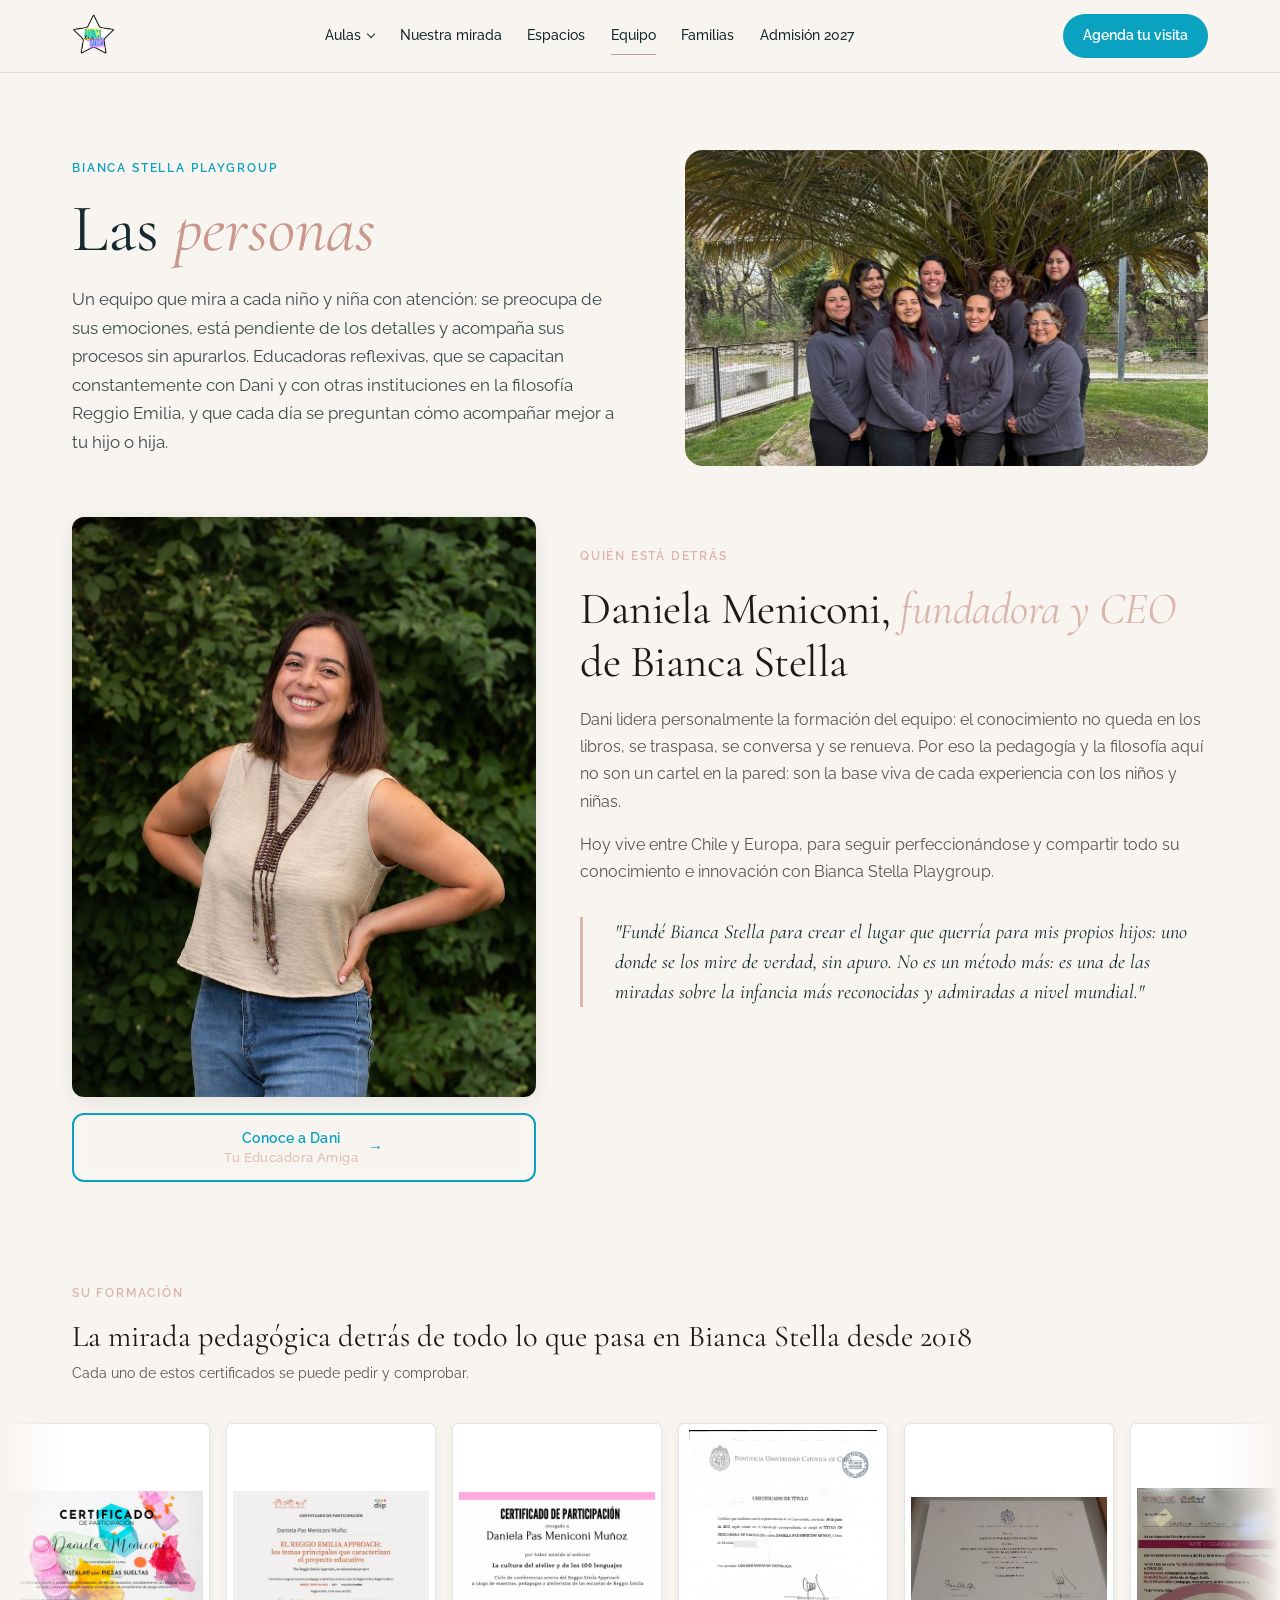
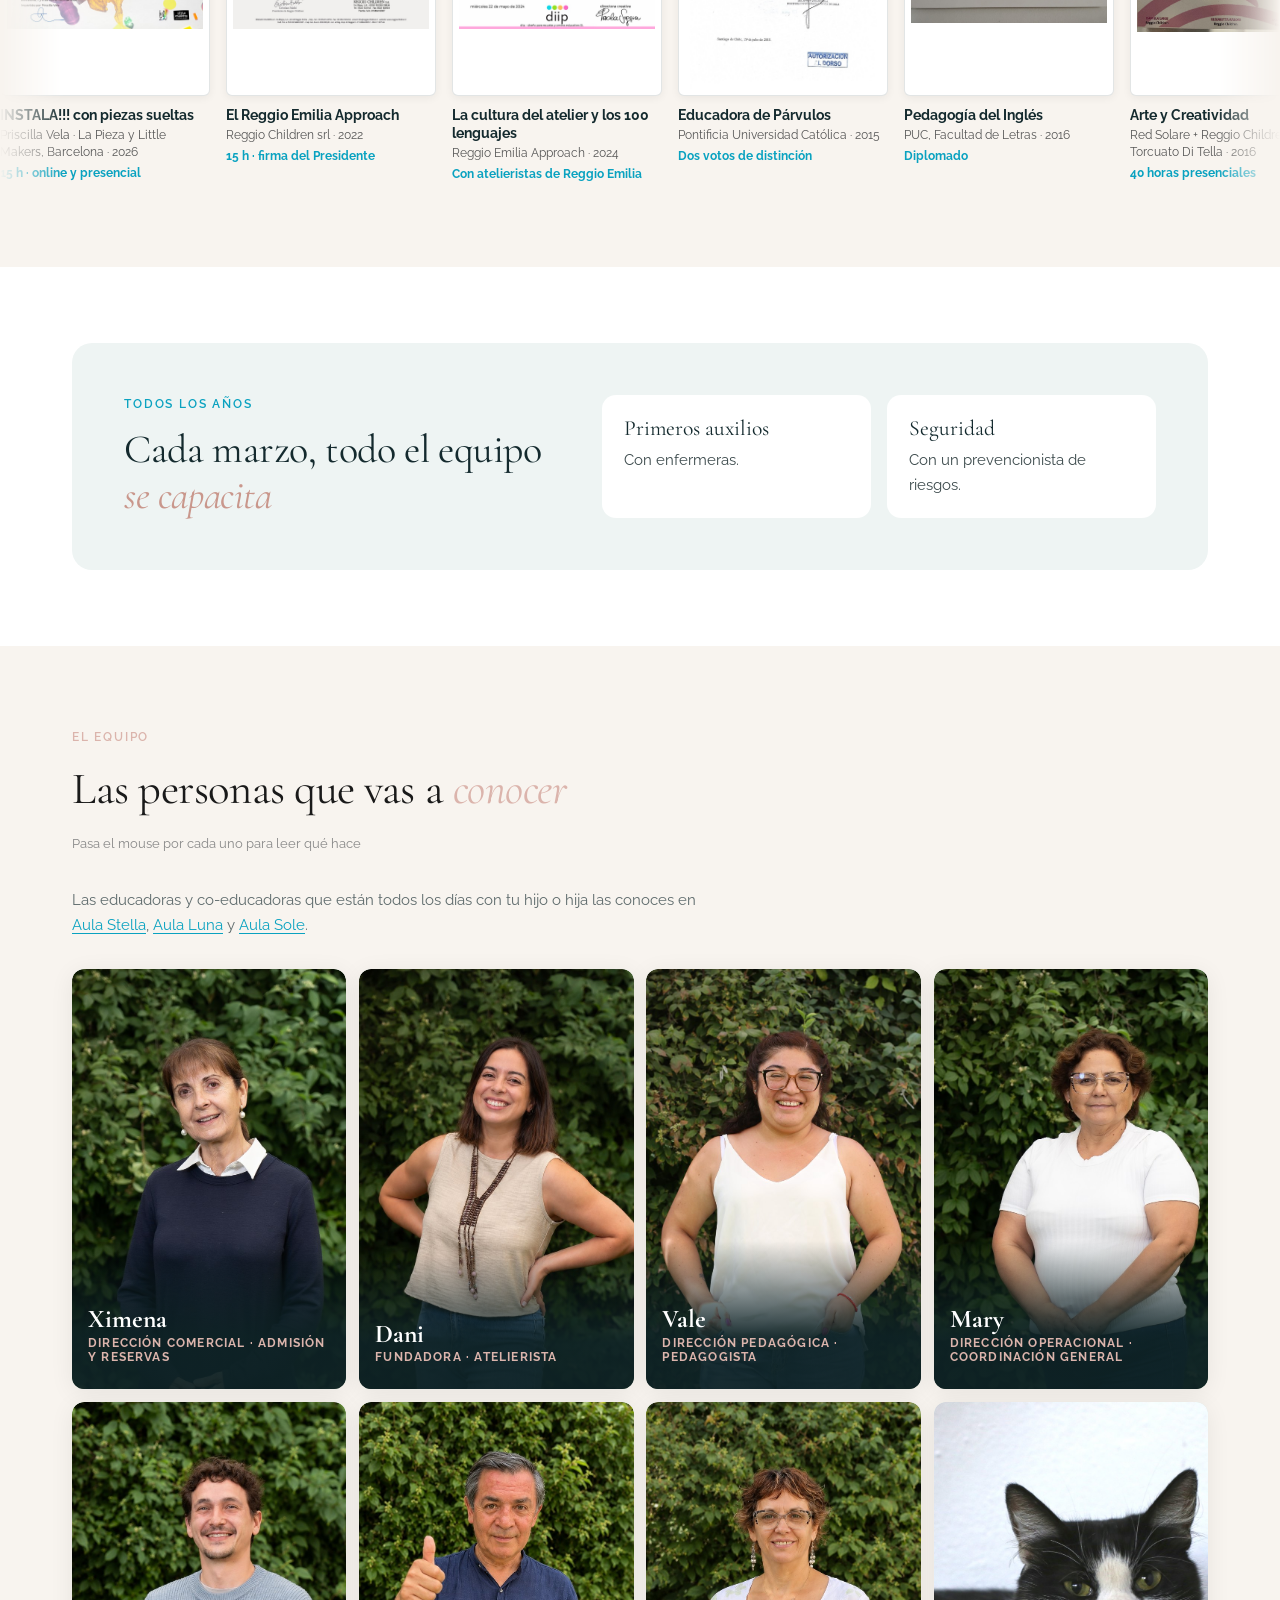
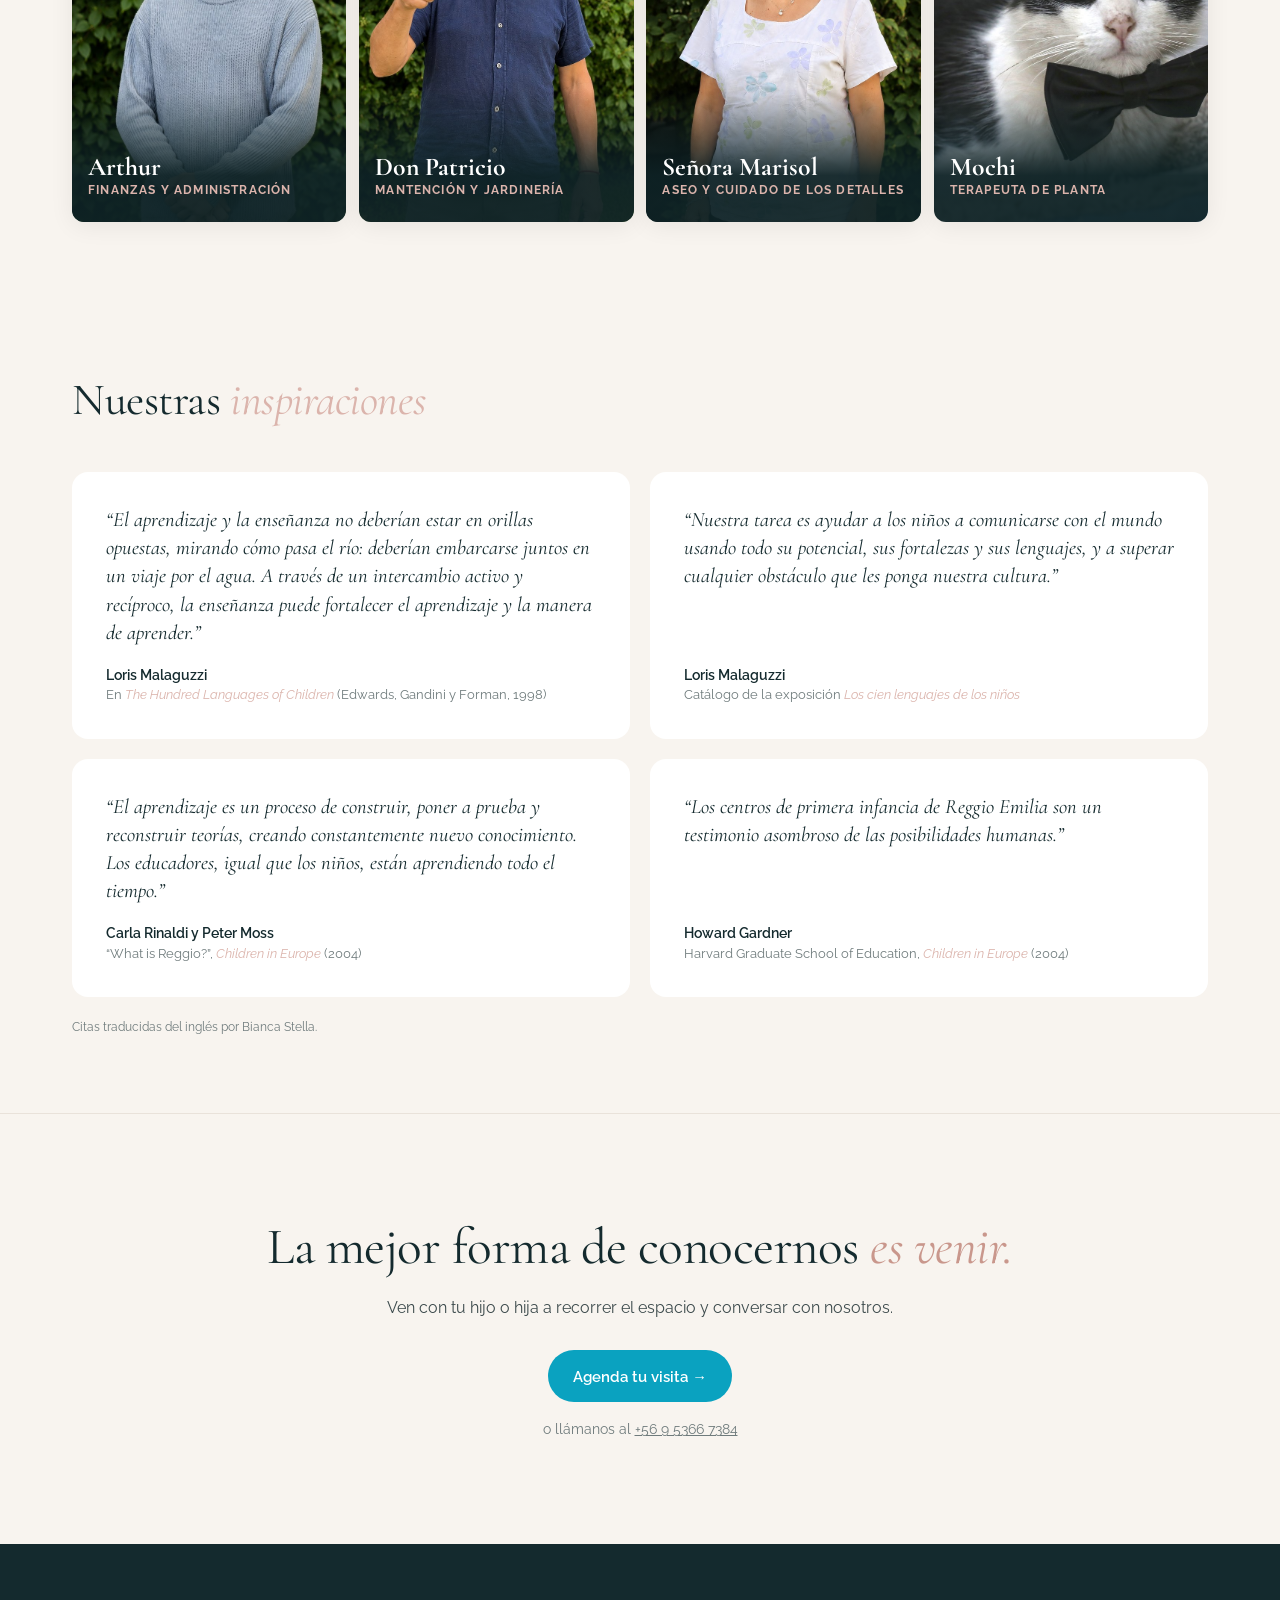
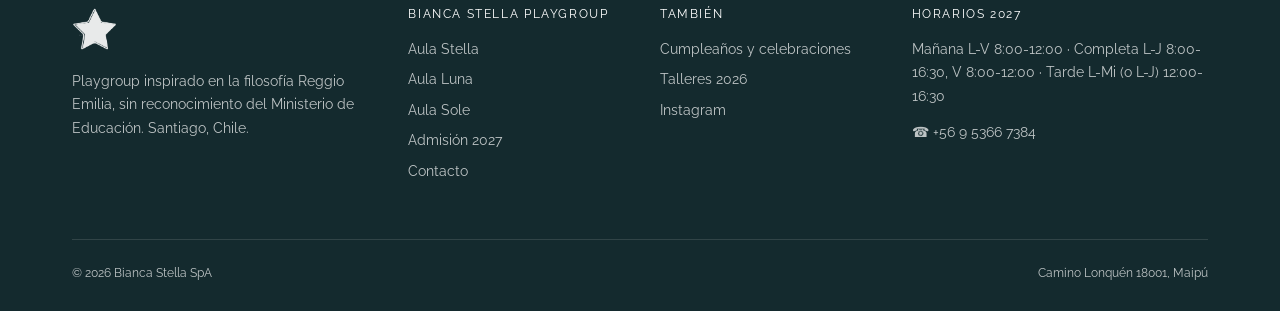
<file: equipo/index.html>
<!DOCTYPE html>
<html lang="es">
<head>
<meta charset="UTF-8">
<meta name="viewport" content="width=device-width, initial-scale=1.0">
<title>Las personas | Bianca Stella Playgroup</title>
<meta name="description" content="Un equipo atento a las emociones y a los detalles, que se capacita constantemente en la filosofía Reggio Emilia. Dani Meniconi, fundadora, y las educadoras de Bianca Stella Playgroup.">
<link rel="canonical" href="https://biancastella.cl/equipo/">
<link rel="icon" href="../img/logo_bs.png" type="image/png">
<link rel="preconnect" href="https://fonts.googleapis.com">
<link rel="preconnect" href="https://fonts.gstatic.com" crossorigin>
<link href="https://fonts.googleapis.com/css2?family=Cormorant+Garamond:ital,wght@0,400;0,600;0,700;1,400&family=Raleway:wght@300;400;500;600;700&display=swap" rel="stylesheet">
<link rel="stylesheet" href="../css/styles.css?v=20261103b">
<link rel="stylesheet" href="../css/paginas.css?v=20261114b">
<!-- Google Tag Manager -->
<script>(function(w,d,s,l,i){w[l]=w[l]||[];w[l].push({'gtm.start':new Date().getTime(),event:'gtm.js'});var f=d.getElementsByTagName(s)[0],j=d.createElement(s),dl=l!='dataLayer'?'&l='+l:'';j.async=true;j.src='https://www.googletagmanager.com/gtm.js?id='+i+dl;f.parentNode.insertBefore(j,f);})(window,document,'script','dataLayer','GTM-PHJHM3W');</script>
</head>
<body class="np">
<nav class="nv" id="nv">
  <div class="np-cont">
    <a href="../" class="nv-logo"><img src="../img/logo_bs.png" alt="Bianca Stella"></a>
    <div class="nv-links">
      <div class="nv-drop">
        <button type="button">Aulas</button>
        <div class="nv-menu">
          <a href="../aula-stella/">Aula Stella <span>1 y 2 años</span></a>
          <a href="../aula-luna/">Aula Luna <span>2 y 3 años</span></a>
          <a href="../aula-sole/">Aula Sole <span>4 a 6 años</span></a>
        </div>
      </div>
      <a href="../nuestra-mirada/">Nuestra mirada</a><a href="../espacios/">Espacios</a><a href="../equipo/" class="activo">Equipo</a><a href="../familias/">Familias</a>
      <a href="../admision/">Admisión 2027</a>
    </div>
    <a href="https://wa.me/56953667384?text=Hola%21%20Vengo%20del%20sitio%20de%20Bianca%20Stella%20y%20quiero%20agendar%20una%20visita." class="nv-btn" target="_blank" rel="noopener">Agenda tu visita</a>
    <button class="nv-toggle" type="button" aria-label="Menú"><span></span><span></span><span></span></button>
  </div>
</nav>
<div class="nv-movil">
  <a href="../aula-stella/" class="sub">Aula Stella · 1 y 2 años</a>
  <a href="../aula-luna/" class="sub">Aula Luna · 2 y 3 años</a>
  <a href="../aula-sole/" class="sub">Aula Sole · 4 a 6 años</a>
  <a href="../nuestra-mirada/">Nuestra mirada</a><a href="../espacios/">Espacios</a><a href="../equipo/">Equipo</a><a href="../familias/">Familias</a>
  <a href="../admision/">Admisión 2027</a>
</div>
<header class="ph">
  <div class="np-cont">
    <div>
      <span class="ph-eyebrow">Bianca Stella Playgroup</span>
      <h1>Las <em>personas</em></h1>
      <p>Un equipo que mira a cada niño y niña con atención: se preocupa de sus emociones, está pendiente de los detalles y acompaña sus procesos sin apurarlos. Educadoras reflexivas, que se capacitan constantemente con Dani y con otras instituciones en la filosofía Reggio Emilia, y que cada día se preguntan cómo acompañar mejor a tu hijo o hija.</p>
    </div>
    <div class="ph-foto"><picture><source media="(max-width:760px)" srcset="/img/equipo-2026-cabecera-movil.jpg?v=1"><img src="../img/equipo-2026-cabecera.jpg?v=4" alt="El equipo de Bianca Stella frente a la palmera" style="object-position:center 30%"></picture></div>
  </div>
</header><section class="section section-light" id="fundadora">
  <div class="container">

    <div class="founder-grid">
      <div class="founder-photo anim">
        <img src="../img/equipo/dani.jpg" alt="Daniela Meniconi, fundadora de Bianca Stella">
        <a href="https://www.instagram.com/tueducadoraamiga/" target="_blank" rel="noopener" class="btn btn-outline founder-btn"><span>Conoce a Dani<br><em>Tu Educadora Amiga</em></span> <span class="fb-flecha">&rarr;</span></a>
      </div>
      <div class="founder-text">
        <span class="eyebrow anim">Quién está detrás</span>
        <h2 class="anim anim-delay-1">Daniela Meniconi, <em>fundadora y CEO</em> de Bianca Stella</h2>
        <p class="anim anim-delay-2" style="margin-top:var(--space-sm);">Dani lidera personalmente la formación del equipo: el conocimiento no queda en los libros, se traspasa, se conversa y se renueva. Por eso la pedagogía y la filosofía aquí no son un cartel en la pared: son la base viva de cada experiencia con los niños y niñas.</p>
        <p class="anim anim-delay-2" style="margin-top:var(--space-sm);">Hoy vive entre Chile y Europa, para seguir perfeccionándose y compartir todo su conocimiento e innovación con Bianca Stella Playgroup.</p>
        <blockquote class="founder-quote anim anim-delay-2">"Fundé Bianca Stella para crear el lugar que querría para mis propios hijos: uno donde se los mire de verdad, sin apuro. No es un método más: es una de las miradas sobre la infancia más reconocidas y admiradas a nivel mundial."</blockquote>
      </div>
    </div>

    <div class="diplomas-head anim">
      <span class="eyebrow">Su formación</span>
      <h3>La mirada pedagógica detrás de todo lo que pasa en Bianca Stella desde 2018</h3>
      <p>Cada uno de estos certificados se puede pedir y comprobar.</p>
    </div>
    <div class="diplomas-cinta anim">
      <!-- la segunda pista es la copia que hace el loop -->
      <div class="dip-pista">
        <figure class="diploma">
          <div class="diploma-foto"><img src="../img/dip-instala-2026.jpg" alt="Certificado de participaci&oacute;n INSTALA!!! con piezas sueltas, Priscilla Vela, Barcelona 2026" loading="lazy"></div>
          <figcaption>
            <span class="dip-nombre">INSTALA!!! con piezas sueltas</span>
            <span class="dip-donde">Priscilla Vela &middot; La Pieza y Little Makers, Barcelona &middot; 2026</span>
            <span class="dip-horas">15 h &middot; online y presencial</span>
          </figcaption>
        </figure>
        <figure class="diploma">
          <div class="diploma-foto"><img src="../img/dip-reggio-2022.jpg" alt="El Reggio Emilia Approach" loading="lazy"></div>
          <figcaption>
            <span class="dip-nombre">El Reggio Emilia Approach</span>
            <span class="dip-donde">Reggio Children srl &middot; 2022</span>
            <span class="dip-horas">15 h &middot; firma del Presidente</span>
          </figcaption>
        </figure>
        <figure class="diploma">
          <div class="diploma-foto"><img src="../img/dip-atelier-100lenguajes.jpg" alt="La cultura del atelier y los 100 lenguajes" loading="lazy"></div>
          <figcaption>
            <span class="dip-nombre">La cultura del atelier y los 100 lenguajes</span>
            <span class="dip-donde">Reggio Emilia Approach &middot; 2024</span>
            <span class="dip-horas">Con atelieristas de Reggio Emilia</span>
          </figcaption>
        </figure>
        <figure class="diploma">
          <div class="diploma-foto"><img src="../img/dip-puc-parvulos.jpg" alt="Certificado de título de Educadora de Párvulos, Pontificia Universidad Católica de Chile, 2015" loading="lazy"></div>
          <figcaption>
            <span class="dip-nombre">Educadora de Párvulos</span>
            <span class="dip-donde">Pontificia Universidad Católica &middot; 2015</span>
            <span class="dip-horas">Dos votos de distinción</span>
          </figcaption>
        </figure>
        <figure class="diploma">
          <div class="diploma-foto"><img src="../img/dip-puc-ingles.jpg" alt="Diplomado en Inglés para la Educación Parvularia, PUC Facultad de Letras, 2016" loading="lazy"></div>
          <figcaption>
            <span class="dip-nombre">Pedagogía del Inglés</span>
            <span class="dip-donde">PUC, Facultad de Letras &middot; 2016</span>
            <span class="dip-horas">Diplomado</span>
          </figcaption>
        </figure>
        <figure class="diploma">
          <div class="diploma-foto"><img src="../img/dip-redsolare-arte.jpg" alt="Ciclo de profundizaci&oacute;n Arte y Creatividad, Red Solare y Reggio Children, Buenos Aires 2016" loading="lazy"></div>
          <figcaption>
            <span class="dip-nombre">Arte y Creatividad</span>
            <span class="dip-donde">Red Solare + Reggio Children, Univ. Torcuato Di Tella &middot; 2016</span>
            <span class="dip-horas">40 horas presenciales</span>
          </figcaption>
        </figure>
        <figure class="diploma">
          <div class="diploma-foto"><img src="../img/dip-arteterapia.jpg" alt="Formación en Arteterapia, nivel 1" loading="lazy"></div>
          <figcaption>
            <span class="dip-nombre">Formación en Arteterapia, nivel 1</span>
            <span class="dip-donde">2026</span>
            <span class="dip-horas"></span>
          </figcaption>
        </figure>
        <figure class="diploma">
          <div class="diploma-foto"><img src="../img/dip-yoga.jpg" alt="Diplomado de Yoga Infantil" loading="lazy"></div>
          <figcaption>
            <span class="dip-nombre">Diplomado de Yoga Infantil</span>
            <span class="dip-donde">Yogesvaram &middot; 2024</span>
            <span class="dip-horas">20 horas</span>
          </figcaption>
        </figure>
        <figure class="diploma">
          <div class="diploma-foto"><img src="../img/dip-cuentacuentos.jpg" alt="Capacitación en Cuentacuentos" loading="lazy"></div>
          <figcaption>
            <span class="dip-nombre">Capacitación en Cuentacuentos</span>
            <span class="dip-donde">Centro Thomas Sheridan &middot; 2024</span>
            <span class="dip-horas">12 horas</span>
          </figcaption>
        </figure>
        <figure class="diploma">
          <div class="diploma-foto"><img src="../img/dip-ingles-littlereaders.jpg" alt="Strategies to teach English to young learners" loading="lazy"></div>
          <figcaption>
            <span class="dip-nombre">Strategies to teach English to young learners</span>
            <span class="dip-donde">Little Readers &middot; 2024</span>
            <span class="dip-horas"></span>
          </figcaption>
        </figure>
      </div>
      <div class="dip-pista" aria-hidden="true">
        <figure class="diploma">
          <div class="diploma-foto"><img src="../img/dip-instala-2026.jpg" alt="Certificado de participaci&oacute;n INSTALA!!! con piezas sueltas, Priscilla Vela, Barcelona 2026" loading="lazy"></div>
          <figcaption>
            <span class="dip-nombre">INSTALA!!! con piezas sueltas</span>
            <span class="dip-donde">Priscilla Vela &middot; La Pieza y Little Makers, Barcelona &middot; 2026</span>
            <span class="dip-horas">15 h &middot; online y presencial</span>
          </figcaption>
        </figure>
        <figure class="diploma">
          <div class="diploma-foto"><img src="../img/dip-reggio-2022.jpg" alt="El Reggio Emilia Approach" loading="lazy"></div>
          <figcaption>
            <span class="dip-nombre">El Reggio Emilia Approach</span>
            <span class="dip-donde">Reggio Children srl &middot; 2022</span>
            <span class="dip-horas">15 h &middot; firma del Presidente</span>
          </figcaption>
        </figure>
        <figure class="diploma">
          <div class="diploma-foto"><img src="../img/dip-atelier-100lenguajes.jpg" alt="La cultura del atelier y los 100 lenguajes" loading="lazy"></div>
          <figcaption>
            <span class="dip-nombre">La cultura del atelier y los 100 lenguajes</span>
            <span class="dip-donde">Reggio Emilia Approach &middot; 2024</span>
            <span class="dip-horas">Con atelieristas de Reggio Emilia</span>
          </figcaption>
        </figure>
        <figure class="diploma">
          <div class="diploma-foto"><img src="../img/dip-puc-parvulos.jpg" alt="Certificado de título de Educadora de Párvulos, Pontificia Universidad Católica de Chile, 2015" loading="lazy"></div>
          <figcaption>
            <span class="dip-nombre">Educadora de Párvulos</span>
            <span class="dip-donde">Pontificia Universidad Católica &middot; 2015</span>
            <span class="dip-horas">Dos votos de distinción</span>
          </figcaption>
        </figure>
        <figure class="diploma">
          <div class="diploma-foto"><img src="../img/dip-puc-ingles.jpg" alt="Diplomado en Inglés para la Educación Parvularia, PUC Facultad de Letras, 2016" loading="lazy"></div>
          <figcaption>
            <span class="dip-nombre">Pedagogía del Inglés</span>
            <span class="dip-donde">PUC, Facultad de Letras &middot; 2016</span>
            <span class="dip-horas">Diplomado</span>
          </figcaption>
        </figure>
        <figure class="diploma">
          <div class="diploma-foto"><img src="../img/dip-redsolare-arte.jpg" alt="Ciclo de profundizaci&oacute;n Arte y Creatividad, Red Solare y Reggio Children, Buenos Aires 2016" loading="lazy"></div>
          <figcaption>
            <span class="dip-nombre">Arte y Creatividad</span>
            <span class="dip-donde">Red Solare + Reggio Children, Univ. Torcuato Di Tella &middot; 2016</span>
            <span class="dip-horas">40 horas presenciales</span>
          </figcaption>
        </figure>
        <figure class="diploma">
          <div class="diploma-foto"><img src="../img/dip-arteterapia.jpg" alt="Formación en Arteterapia, nivel 1" loading="lazy"></div>
          <figcaption>
            <span class="dip-nombre">Formación en Arteterapia, nivel 1</span>
            <span class="dip-donde">2026</span>
            <span class="dip-horas"></span>
          </figcaption>
        </figure>
        <figure class="diploma">
          <div class="diploma-foto"><img src="../img/dip-yoga.jpg" alt="Diplomado de Yoga Infantil" loading="lazy"></div>
          <figcaption>
            <span class="dip-nombre">Diplomado de Yoga Infantil</span>
            <span class="dip-donde">Yogesvaram &middot; 2024</span>
            <span class="dip-horas">20 horas</span>
          </figcaption>
        </figure>
        <figure class="diploma">
          <div class="diploma-foto"><img src="../img/dip-cuentacuentos.jpg" alt="Capacitación en Cuentacuentos" loading="lazy"></div>
          <figcaption>
            <span class="dip-nombre">Capacitación en Cuentacuentos</span>
            <span class="dip-donde">Centro Thomas Sheridan &middot; 2024</span>
            <span class="dip-horas">12 horas</span>
          </figcaption>
        </figure>
        <figure class="diploma">
          <div class="diploma-foto"><img src="../img/dip-ingles-littlereaders.jpg" alt="Strategies to teach English to young learners" loading="lazy"></div>
          <figcaption>
            <span class="dip-nombre">Strategies to teach English to young learners</span>
            <span class="dip-donde">Little Readers &middot; 2024</span>
            <span class="dip-horas"></span>
          </figcaption>
        </figure>
      </div>
    </div>
  </div>
</section><section class="section" id="capacitacion">
  <div class="container">
    <div class="np-capac">
      <div>
        <span class="ph-eyebrow">Todos los a&ntilde;os</span>
        <h2>Cada marzo, todo el equipo <em>se capacita</em></h2>
      </div>
      <div class="np-capac-items">
        <div class="np-capac-item"><h3>Primeros auxilios</h3><p>Con enfermeras.</p></div>
        <div class="np-capac-item"><h3>Seguridad</h3><p>Con un prevencionista de riesgos.</p></div>
      </div>
    </div>
  </div>
</section><section class="section section-light" id="equipo">
  <div class="container">
    <span class="eyebrow anim">El equipo</span>
    <h2 class="anim anim-delay-1">Las personas que vas a <em>conocer</em></h2>

    <p class="equipo-pista anim">Pasa el mouse por cada uno para leer qu&eacute; hace</p>
    <p class="equipo-nota anim">Las educadoras y co-educadoras que est&aacute;n todos los d&iacute;as con tu hijo o hija las conoces en <a href="../aula-stella/">Aula Stella</a>, <a href="../aula-luna/">Aula Luna</a> y <a href="../aula-sole/">Aula Sole</a>.</p>
    <div class="equipo-acordeon anim">
        <figure class="persona">
          <div class="persona-foto"><img src="../img/equipo/ximena.jpg" alt="Ximena, del equipo de Bianca Stella" loading="lazy"></div>
          <figcaption>
            <span class="persona-nombre">Ximena</span>
            <span class="persona-rol">Dirección Comercial &middot; Admisión y Reservas</span>
            <p>Es la primera voz que vas a escuchar. Te va a preguntar por lo que necesitas, por lo que buscas, para ver si este lugar es para ustedes. Y te va a recomendar una jornada, no las cuatro. Con ella firmas el contrato, y de ah&iacute; en adelante te acompa&ntilde;a el equipo directivo. Tambi&eacute;n es quien ve los cupos si quieres celebrar un cumplea&ntilde;os ac&aacute;.</p>
          </figcaption>
        </figure>
        <figure class="persona">
          <div class="persona-foto"><img src="../img/equipo/dani.jpg" alt="Daniela Meniconi, fundadora de Bianca Stella" loading="lazy"></div>
          <figcaption>
            <span class="persona-nombre">Dani</span>
            <span class="persona-rol">Fundadora &middot; Atelierista</span>
            <p>Capacita al equipo semana a semana con la filosof&iacute;a Reggio y con la profundizaci&oacute;n de las investigaciones. Y cuando ya decidiste la matr&iacute;cula, se re&uacute;nen con ella: te expone c&oacute;mo trabajamos y te hace preguntas, porque ac&aacute; tambi&eacute;n elegimos nosotros.</p>
          </figcaption>
        </figure>
        <figure class="persona">
          <div class="persona-foto"><img src="../img/equipo/vale.jpg" alt="Vale, del equipo de Bianca Stella" loading="lazy"></div>
          <figcaption>
            <span class="persona-nombre">Vale</span>
            <span class="persona-rol">Dirección Pedagógica &middot; Pedagogista</span>
            <p>Lleva todo lo pedag&oacute;gico: revisa las planificaciones, organiza las salidas y acompa&ntilde;a a las educadoras en sus decisiones, en las provocaciones y en el material que se usa. Revisa el registro de cada ni&ntilde;o y las apoya en las reuniones con las familias, para que todo responda a la filosof&iacute;a Reggio Emilia en la que Bianca Stella se inspira.</p>
          </figcaption>
        </figure>
        <figure class="persona">
          <div class="persona-foto"><img src="../img/equipo/mary.jpg" alt="Mary, del equipo de Bianca Stella" loading="lazy"></div>
          <figcaption>
            <span class="persona-nombre">Mary</span>
            <span class="persona-rol">Dirección Operacional &middot; Coordinación General</span>
            <p>Es quien los recibe todas las ma&ntilde;anas y quien responde el WhatsApp cuando necesitas algo. Se encarga de toda la coordinaci&oacute;n de Bianca Stella: los materiales de investigaci&oacute;n, los de los atelieres y los de aseo.</p>
          </figcaption>
        </figure>
    </div>
    <div class="equipo-acordeon anim" style="margin-top:0.8rem;">
        <figure class="persona">
          <div class="persona-foto"><img src="../img/equipo/arthur.jpg" alt="Arthur Chastagnol, finanzas y administraci&oacute;n de Bianca Stella" loading="lazy"></div>
          <figcaption>
            <span class="persona-nombre">Arthur</span>
            <span class="persona-rol">Finanzas y Administraci&oacute;n</span>
            <p>Lleva las cuentas, los contratos y todo lo que tiene que funcionar para que el proyecto se sostenga en el tiempo.</p>
          </figcaption>
        </figure>
        <figure class="persona">
          <div class="persona-foto"><img src="../img/equipo/patricio.jpg" alt="Don Patricio, mantenci&oacute;n y jardiner&iacute;a de Bianca Stella" loading="lazy"></div>
          <figcaption>
            <span class="persona-nombre">Don Patricio</span>
            <span class="persona-rol">Mantenci&oacute;n y jardiner&iacute;a</span>
            <p>Lo que se rompe, lo arregla &eacute;l. El jard&iacute;n, los arreglos y todo lo que hace que el lugar se vea as&iacute;.</p>
          </figcaption>
        </figure>
        <figure class="persona">
          <div class="persona-foto"><img src="../img/equipo/marisol.jpg" alt="Se&ntilde;ora Marisol, aseo y cuidado de los detalles en Bianca Stella" loading="lazy"></div>
          <figcaption>
            <span class="persona-nombre">Se&ntilde;ora Marisol</span>
            <span class="persona-rol">Aseo y cuidado de los detalles</span>
            <p>Cuida que todo est&eacute; impecable, hasta lo que nadie mira. Los detalles que se notan sin que sepas por qu&eacute;.</p>
          </figcaption>
        </figure>
        <figure class="persona">
          <div class="persona-foto"><img src="../img/equipo/mochi.jpg" alt="Mochi, el gato de Bianca Stella" loading="lazy"></div>
          <figcaption>
            <span class="persona-nombre">Mochi</span>
            <span class="persona-rol">Terapeuta de planta</span>
            <p>No todos los que lo reciben caminan en dos patas. Mochi vive ac&aacute;: se deja acariciar, se acerca al que lleg&oacute; con pena y m&aacute;s de una ma&ntilde;ana dif&iacute;cil la ha arreglado &eacute;l.</p>
          </figcaption>
        </figure>
    </div>
  </div>
</section><section class="section np-insp" id="inspiraciones">
  <div class="container">
    <div class="np-insp-cab">
      <h2 class="anim">Nuestras <em>inspiraciones</em></h2>
    </div>
    <div class="np-insp-grid">
      <figure class="np-insp-cita anim">
        <blockquote>“El aprendizaje y la enseñanza no deberían estar en orillas opuestas, mirando cómo pasa el río: deberían embarcarse juntos en un viaje por el agua. A través de un intercambio activo y recíproco, la enseñanza puede fortalecer el aprendizaje y la manera de aprender.”</blockquote>
        <figcaption><strong>Loris Malaguzzi</strong>En <em>The Hundred Languages of Children</em> (Edwards, Gandini y Forman, 1998)</figcaption>
      </figure>
      <figure class="np-insp-cita anim anim-delay-1">
        <blockquote>“Nuestra tarea es ayudar a los niños a comunicarse con el mundo usando todo su potencial, sus fortalezas y sus lenguajes, y a superar cualquier obstáculo que les ponga nuestra cultura.”</blockquote>
        <figcaption><strong>Loris Malaguzzi</strong>Catálogo de la exposición <em>Los cien lenguajes de los niños</em></figcaption>
      </figure>
      <figure class="np-insp-cita anim">
        <blockquote>“El aprendizaje es un proceso de construir, poner a prueba y reconstruir teorías, creando constantemente nuevo conocimiento. Los educadores, igual que los niños, están aprendiendo todo el tiempo.”</blockquote>
        <figcaption><strong>Carla Rinaldi y Peter Moss</strong>“What is Reggio?”, <em>Children in Europe</em> (2004)</figcaption>
      </figure>
      <figure class="np-insp-cita anim anim-delay-1">
        <blockquote>“Los centros de primera infancia de Reggio Emilia son un testimonio asombroso de las posibilidades humanas.”</blockquote>
        <figcaption><strong>Howard Gardner</strong>Harvard Graduate School of Education, <em>Children in Europe</em> (2004)</figcaption>
      </figure>
    </div>
    <p class="np-insp-nota">Citas traducidas del inglés por Bianca Stella.</p>
  </div>
</section>
<section class="nc">
  <div class="np-cont">
    <h2>La mejor forma de conocernos <em>es venir.</em></h2>
    <p>Ven con tu hijo o hija a recorrer el espacio y conversar con nosotros.</p>
    <a href="https://wa.me/56953667384?text=Hola%21%20Vengo%20del%20sitio%20de%20Bianca%20Stella%20y%20quiero%20agendar%20una%20visita." class="nv-btn" style="padding:.85rem 1.6rem;font-size:.92rem" target="_blank" rel="noopener">Agenda tu visita &rarr;</a>
    <small>o llámanos al <a href="tel:+56953667384">+56 9 5366 7384</a></small>
  </div>
</section>
<footer class="nf">
  <div class="np-cont">
    <div class="nf-grid">
      <div>
        <img src="../img/logo_bs.png" alt="Bianca Stella">
        <p>Playgroup inspirado en la filosofía Reggio Emilia, sin reconocimiento del Ministerio de Educación. Santiago, Chile.</p>
      </div>
      <div>
        <h4>Bianca Stella Playgroup</h4>
        <ul>
          <li><a href="../aula-stella/">Aula Stella</a></li>
          <li><a href="../aula-luna/">Aula Luna</a></li>
          <li><a href="../aula-sole/">Aula Sole</a></li>
          <li><a href="../admision/">Admisión 2027</a></li>
          <li><a href="../contacto/">Contacto</a></li>
        </ul>
      </div>
      <div>
        <h4>También</h4>
        <ul>
          <li><a href="../celebraciones/">Cumpleaños y celebraciones</a></li>
          <li><a href="../talleres/">Talleres 2026</a></li>
          <li><a href="https://www.instagram.com/biancastella.cl/" target="_blank" rel="noopener">Instagram</a></li>
        </ul>
      </div>
      <div>
        <h4>Horarios 2027</h4>
        <p>Mañana L-V 8:00-12:00 · Completa L-J 8:00-16:30, V 8:00-12:00 · Tarde L-Mi (o L-J) 12:00-16:30</p>
        <p style="margin-top:.8rem">&#9742; +56 9 5366 7384</p>
      </div>
    </div>
    <div class="nf-pie">
      <span>&copy; 2026 Bianca Stella SpA</span>
      <span>Camino Lonquén 18001, Maipú</span>
    </div>
  </div>
</footer>
<!-- GTM noscript -->
<noscript><iframe src="https://www.googletagmanager.com/ns.html?id=GTM-PHJHM3W" height="0" width="0" style="display:none;visibility:hidden"></iframe></noscript>
<!-- GA4 -->
<script async src="https://www.googletagmanager.com/gtag/js?id=G-V60WSFE5XG"></script>
<script>window.dataLayer=window.dataLayer||[];function gtag(){dataLayer.push(arguments);}gtag('js',new Date());gtag('config','G-V60WSFE5XG');</script>
<script src="../js/main.js?v=20261103b"></script>
<script>
  const nv = document.getElementById('nv');
  nv.querySelector('.nv-toggle').addEventListener('click', () => nv.classList.toggle('nv-abierto'));
</script>
</body>
</html>
</file>
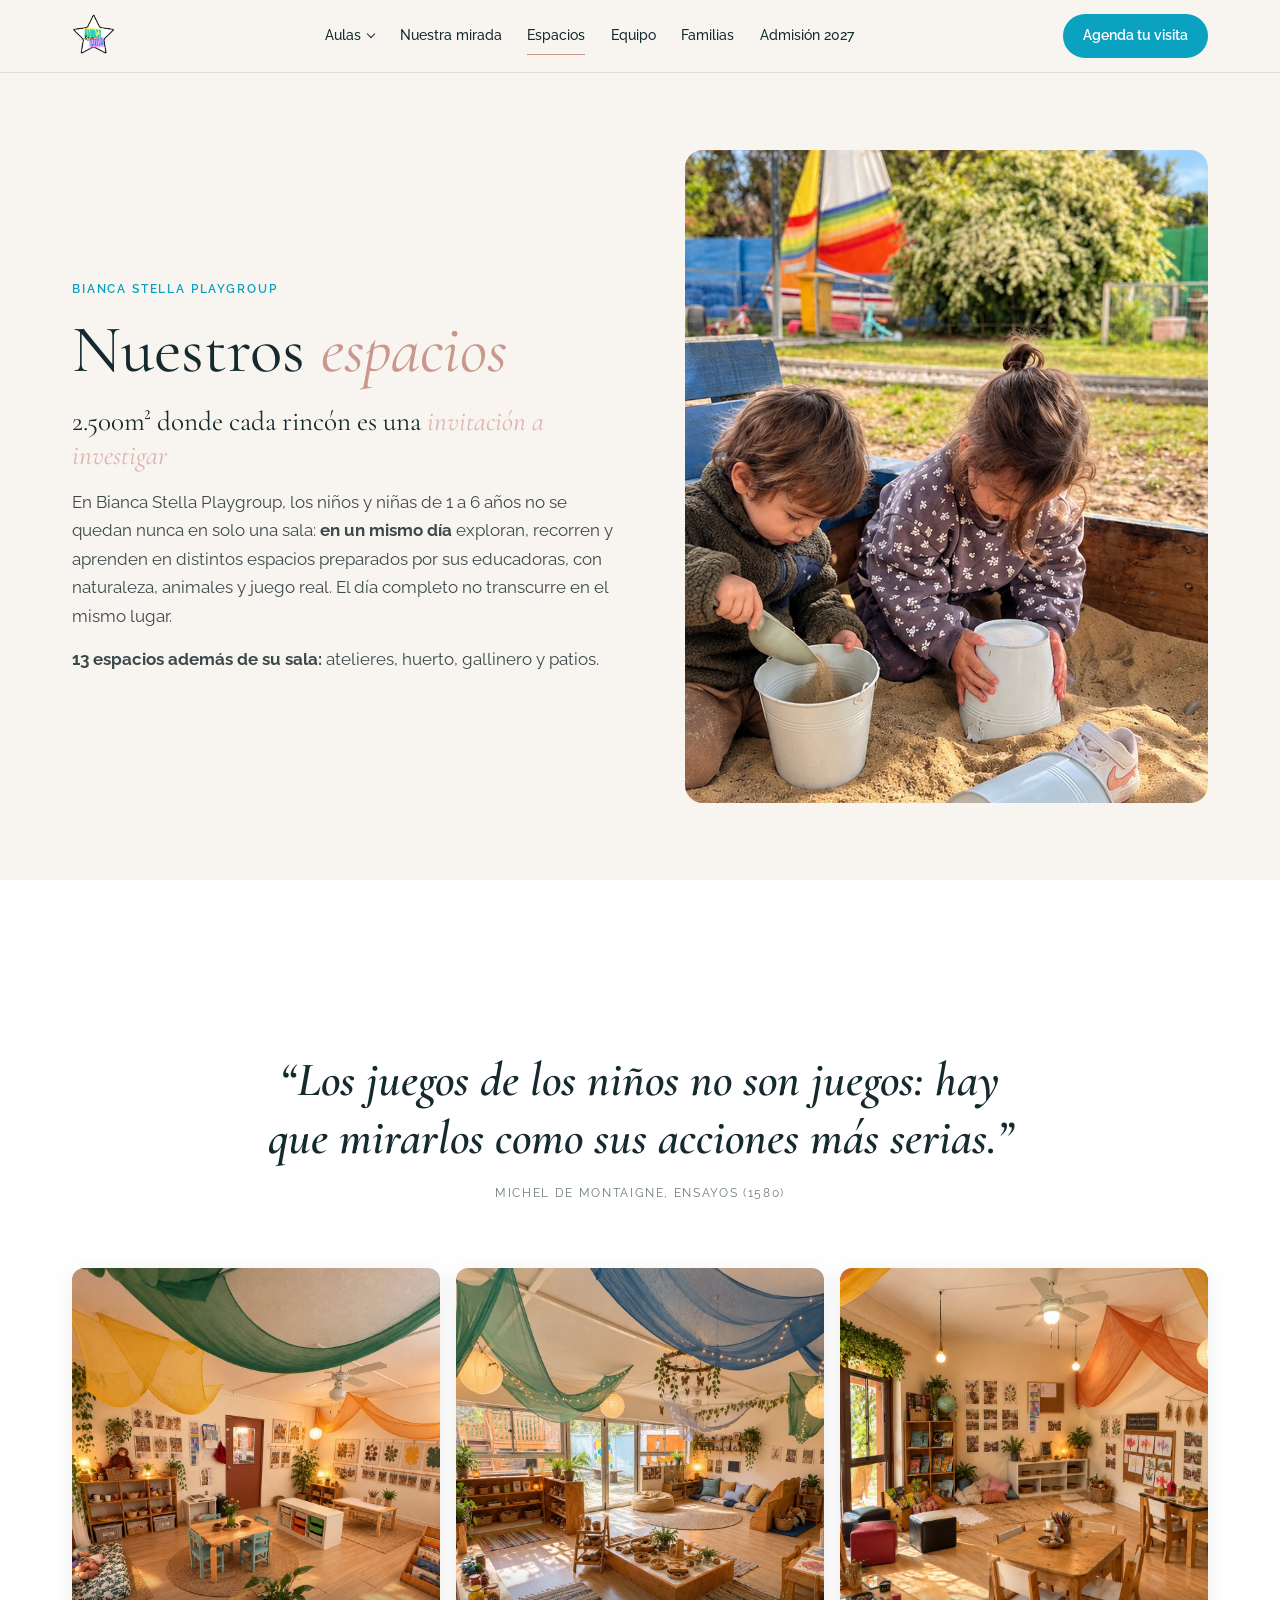
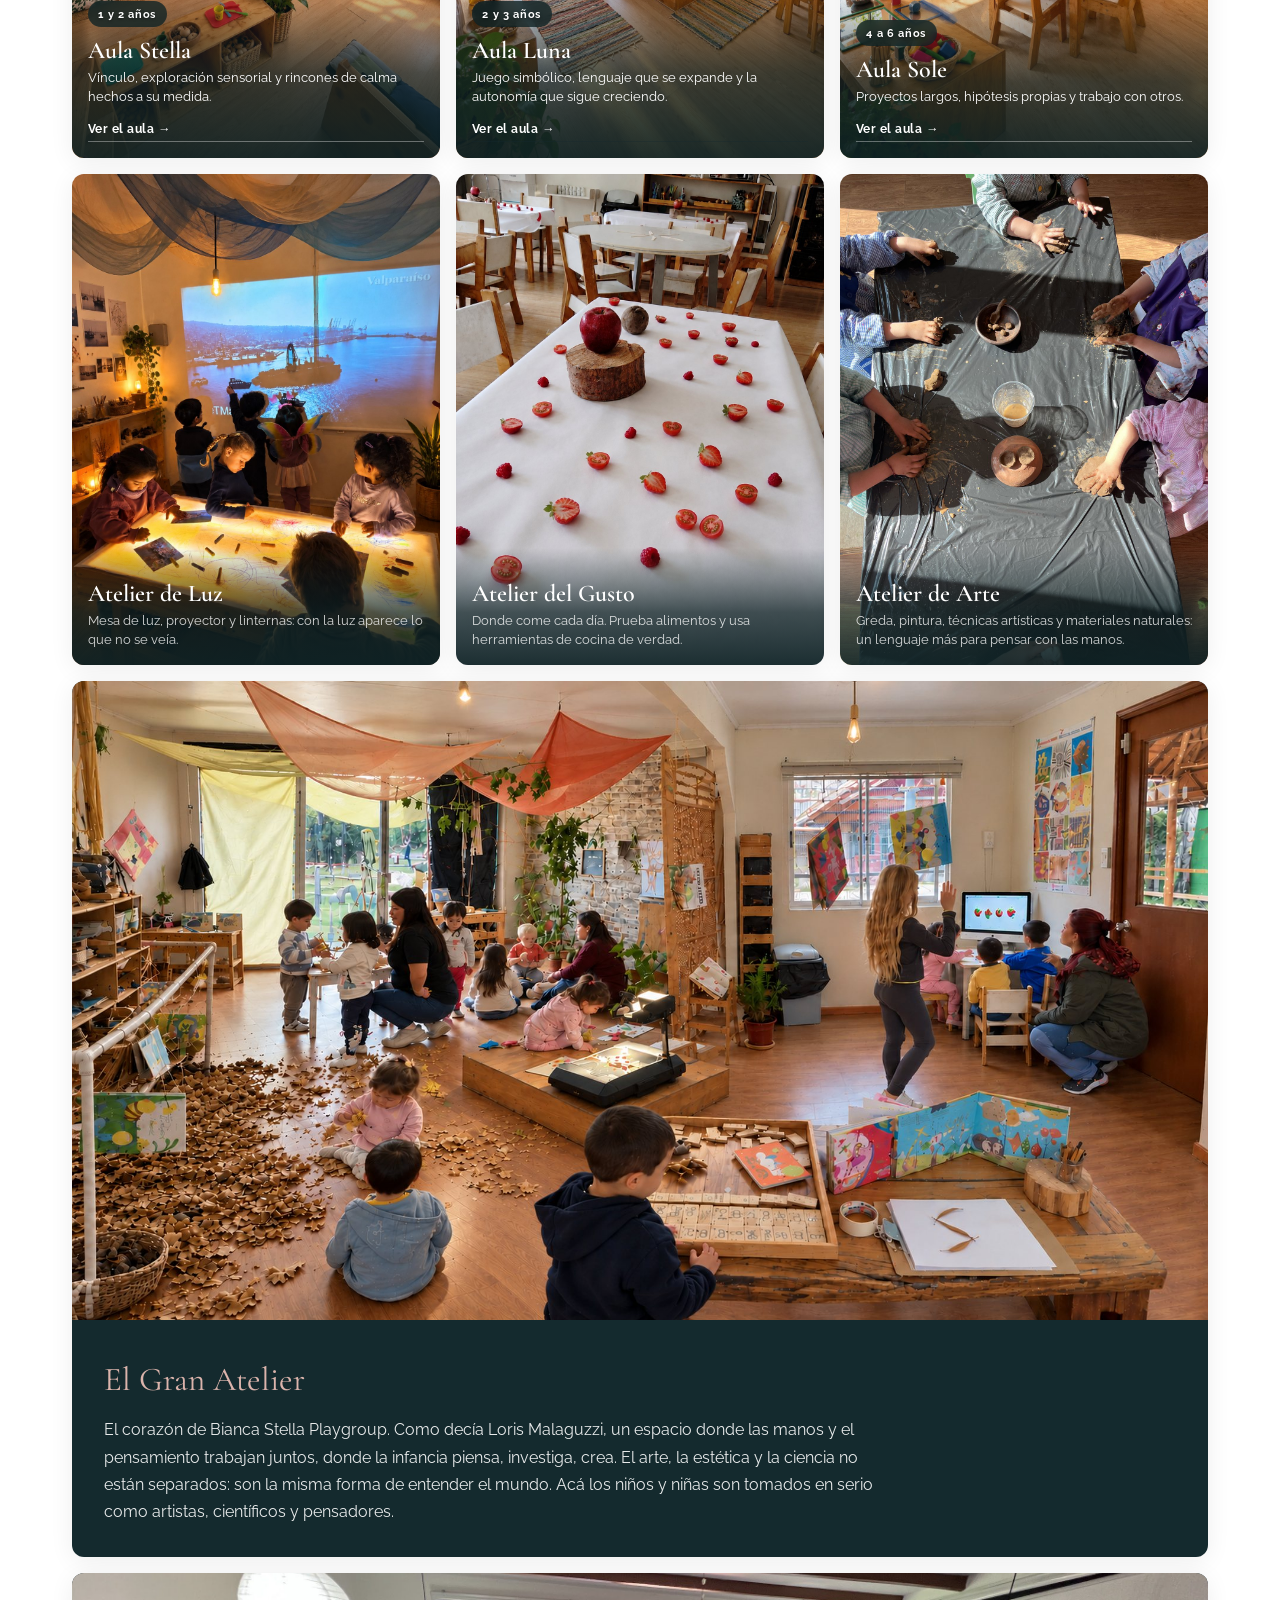
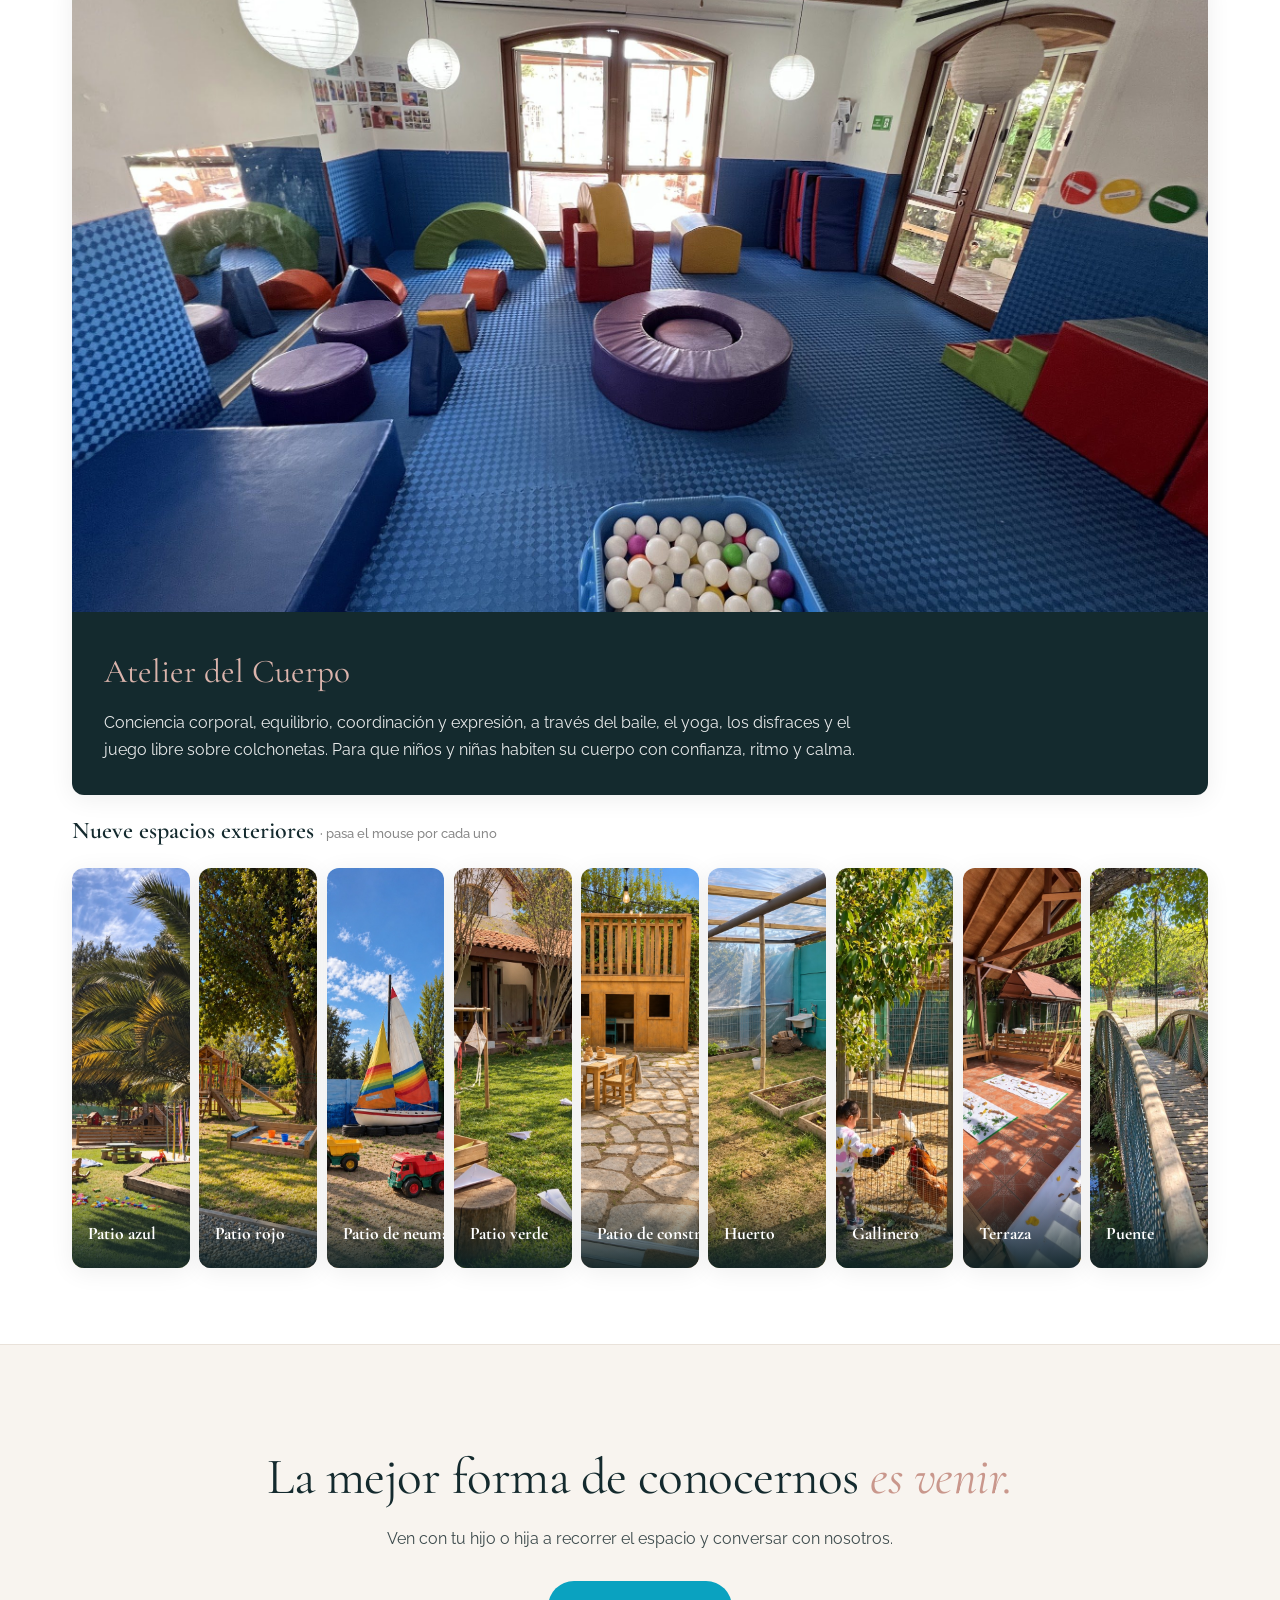
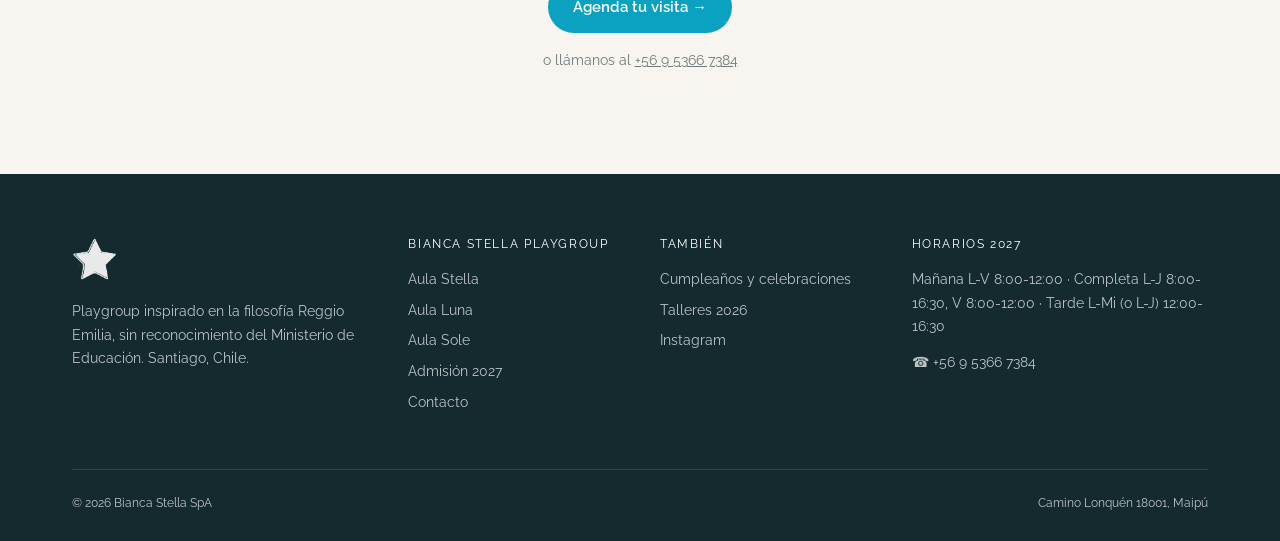
<file: espacios/index.html>
<!DOCTYPE html>
<html lang="es">
<head>
<meta charset="UTF-8">
<meta name="viewport" content="width=device-width, initial-scale=1.0">
<title>Nuestros espacios | Bianca Stella Playgroup</title>
<meta name="description" content="2.500 m² y 13 espacios además de su sala: atelieres, huerto, gallinero y patios en Bianca Stella Playgroup.">
<link rel="canonical" href="https://biancastella.cl/espacios/">
<link rel="icon" href="../img/logo_bs.png" type="image/png">
<link rel="preconnect" href="https://fonts.googleapis.com">
<link rel="preconnect" href="https://fonts.gstatic.com" crossorigin>
<link href="https://fonts.googleapis.com/css2?family=Cormorant+Garamond:ital,wght@0,400;0,600;0,700;1,400&family=Raleway:wght@300;400;500;600;700&display=swap" rel="stylesheet">
<link rel="stylesheet" href="../css/styles.css?v=20261103b">
<link rel="stylesheet" href="../css/paginas.css?v=20261114b">
<!-- Google Tag Manager -->
<script>(function(w,d,s,l,i){w[l]=w[l]||[];w[l].push({'gtm.start':new Date().getTime(),event:'gtm.js'});var f=d.getElementsByTagName(s)[0],j=d.createElement(s),dl=l!='dataLayer'?'&l='+l:'';j.async=true;j.src='https://www.googletagmanager.com/gtm.js?id='+i+dl;f.parentNode.insertBefore(j,f);})(window,document,'script','dataLayer','GTM-PHJHM3W');</script>
</head>
<body class="np">
<nav class="nv" id="nv">
  <div class="np-cont">
    <a href="../" class="nv-logo"><img src="../img/logo_bs.png" alt="Bianca Stella"></a>
    <div class="nv-links">
      <div class="nv-drop">
        <button type="button">Aulas</button>
        <div class="nv-menu">
          <a href="../aula-stella/">Aula Stella <span>1 y 2 años</span></a>
          <a href="../aula-luna/">Aula Luna <span>2 y 3 años</span></a>
          <a href="../aula-sole/">Aula Sole <span>4 a 6 años</span></a>
        </div>
      </div>
      <a href="../nuestra-mirada/">Nuestra mirada</a><a href="../espacios/" class="activo">Espacios</a><a href="../equipo/">Equipo</a><a href="../familias/">Familias</a>
      <a href="../admision/">Admisión 2027</a>
    </div>
    <a href="https://wa.me/56953667384?text=Hola%21%20Vengo%20del%20sitio%20de%20Bianca%20Stella%20y%20quiero%20agendar%20una%20visita." class="nv-btn" target="_blank" rel="noopener">Agenda tu visita</a>
    <button class="nv-toggle" type="button" aria-label="Menú"><span></span><span></span><span></span></button>
  </div>
</nav>
<div class="nv-movil">
  <a href="../aula-stella/" class="sub">Aula Stella · 1 y 2 años</a>
  <a href="../aula-luna/" class="sub">Aula Luna · 2 y 3 años</a>
  <a href="../aula-sole/" class="sub">Aula Sole · 4 a 6 años</a>
  <a href="../nuestra-mirada/">Nuestra mirada</a><a href="../espacios/">Espacios</a><a href="../equipo/">Equipo</a><a href="../familias/">Familias</a>
  <a href="../admision/">Admisión 2027</a>
</div>
<header class="ph">
  <div class="np-cont">
    <div>
      <span class="ph-eyebrow">Bianca Stella Playgroup</span>
      <h1>Nuestros <em>espacios</em></h1>
      <p><span class="ph-lead">2.500m² donde cada rincón es una <em>invitación a investigar</em></span></p><p>En Bianca Stella Playgroup, los niños y niñas de 1 a 6 años no se quedan nunca en solo una sala: <strong>en un mismo día</strong> exploran, recorren y aprenden en distintos espacios preparados por sus educadoras, con naturaleza, animales y juego real. El día completo no transcurre en el mismo lugar.</p><p><strong>13 espacios además de su sala:</strong> atelieres, huerto, gallinero y patios.</p>
    </div>
    <div class="ph-foto"><img src="../img/ninos_exterior.jpg" alt="Dos niños juegan con arena y baldes en el arenero"></div>
  </div>
</header><section class="section">
  <div class="container">
    <figure class="anim" style="max-width:900px;margin:var(--space-xl) auto var(--space-lg);text-align:center;">
      <p class="frase-juego" style="margin:0 auto;">“Los juegos de los niños no son juegos: hay que mirarlos como sus acciones más serias.”</p>
      <figcaption style="margin-top:1rem;font-size:.74rem;letter-spacing:.14em;text-transform:uppercase;color:#6f7b7c;">Michel de Montaigne, Ensayos (1580)</figcaption>
    </figure>

    <!-- Galería de espacios reales -->
    <div class="espacios-gallery">
      <a href="../aula-stella/" class="espacio-card espacio-aula aula-stella anim" id="aula-stella">
        <img src="../img/aula-stella-card.jpg" alt="El aula Stella de Bianca Stella, con telas de colores, cojines y rincones de calma" loading="lazy">
        <figcaption>
          <span class="espacio-edad">1 y 2 años</span>
          <span class="espacio-nombre">Aula Stella</span>
          <span class="espacio-desc">Vínculo, exploración sensorial y rincones de calma hechos a su medida.</span>
                          <span class="espacio-ver">Ver el aula &rarr;</span>
        </figcaption>
      </a>
      <a href="../aula-luna/" class="espacio-card espacio-aula aula-luna anim anim-delay-1" id="aula-luna">
        <img src="../img/aula-luna-card.jpg" alt="El aula Luna de Bianca Stella, con telas de colores y luz natural" loading="lazy">
        <figcaption>
          <span class="espacio-edad">2 y 3 años</span>
          <span class="espacio-nombre">Aula Luna</span>
          <span class="espacio-desc">Juego simbólico, lenguaje que se expande y la autonomía que sigue creciendo.</span>
                          <span class="espacio-ver">Ver el aula &rarr;</span>
        </figcaption>
      </a>
      <a href="../aula-sole/" class="espacio-card espacio-aula aula-sole anim anim-delay-2" id="aula-sole">
        <img src="../img/aula-sole-card.jpg" alt="El aula Sole preparada, con la biblioteca y los materiales de investigaci&oacute;n" loading="lazy">
        <figcaption>
          <span class="espacio-edad">4 a 6 años</span>
          <span class="espacio-nombre">Aula Sole</span>
          <span class="espacio-desc">Proyectos largos, hipótesis propias y trabajo con otros.</span>
                          <span class="espacio-ver">Ver el aula &rarr;</span>
        </figcaption>
      </a>
      <figure class="espacio-card anim">
        <img src="../img/sala_luz_sombra.jpg" alt="Ni&ntilde;os y ni&ntilde;as en el Atelier de Luz: mesa de luz y una proyecci&oacute;n de Valpara&iacute;so" loading="lazy">
        <figcaption>
          <span class="espacio-nombre">Atelier de Luz</span>
          <span class="espacio-desc">Mesa de luz, proyector y linternas: con la luz aparece lo que no se ve&iacute;a.</span>
        </figcaption>
      </figure>
      <figure class="espacio-card anim anim-delay-1">
        <img src="../img/atelier-gusto.jpg" alt="El Atelier del Gusto preparado: mesas con frutas rojas, una manzana y un tronco al centro" loading="lazy">
        <figcaption>
          <span class="espacio-nombre">Atelier del Gusto</span>
          <span class="espacio-desc">Donde come cada d&iacute;a. Prueba alimentos y usa herramientas de cocina de verdad.</span>
        </figcaption>
      </figure>
      <figure class="espacio-card anim anim-delay-2">
        <img src="../img/atelier-arte.jpg" alt="Manos de niños y niñas trabajando la greda sobre una mesa" loading="lazy">
        <figcaption>
          <span class="espacio-nombre">Atelier de Arte</span>
          <span class="espacio-desc">Greda, pintura, técnicas artísticas y materiales naturales: un lenguaje más para pensar con las manos.</span>
        </figcaption>
      </figure>
      <figure class="gran-atelier anim">
        <img src="../img/atelier_abierto.jpg" alt="El Gran Atelier de Bianca Stella: ni&ntilde;os y ni&ntilde;as investigando con hojas, mesas de luz, construcci&oacute;n y arte, acompa&ntilde;ados por sus educadoras" loading="lazy">
        <figcaption>
          <span class="ga-nombre">El Gran Atelier</span>
          <p>El coraz&oacute;n de Bianca Stella Playgroup. Como dec&iacute;a Loris Malaguzzi, un espacio donde las manos y el pensamiento trabajan juntos, donde la infancia piensa, investiga, crea. El arte, la est&eacute;tica y la ciencia no est&aacute;n separados: son la misma forma de entender el mundo. Ac&aacute; los ni&ntilde;os y ni&ntilde;as son tomados en serio como artistas, cient&iacute;ficos y pensadores.</p>
        </figcaption>
      </figure>
      <figure class="gran-atelier anim">
        <img src="../img/atelier-cuerpo-grande.jpg" alt="El Atelier del Cuerpo: colchonetas azules, módulos de colores y una piscina de pelotas" loading="lazy">
        <figcaption>
          <span class="ga-nombre">Atelier del Cuerpo</span>
          <p>Conciencia corporal, equilibrio, coordinación y expresión, a través del baile, el yoga, los disfraces y el juego libre sobre colchonetas. Para que niños y niñas habiten su cuerpo con confianza, ritmo y calma.</p>
        </figcaption>
      </figure>
      <div class="patios-wrap anim">
        <p class="patios-titulo">Nueve espacios exteriores <span>· pasa el mouse por cada uno</span></p>
        <div class="patios-acordeon">
        <figure class="patio">
          <img src="../img/ext-patio-azul.jpg" alt="Patio azul de Bianca Stella" loading="lazy">
          <figcaption><span class="pt-nombre">Patio azul</span><span class="pt-desc">La palma, el pasto abierto y los juegos. Correr, rodar y armar al aire libre.</span></figcaption>
        </figure>
        <figure class="patio">
          <img src="../img/ext-patio-rojo.jpg" alt="Patio rojo de Bianca Stella" loading="lazy">
          <figcaption><span class="pt-nombre">Patio rojo</span><span class="pt-desc">Torre de madera, arenero y cama elástica, bajo el árbol grande.</span></figcaption>
        </figure>
        <figure class="patio">
          <img src="../img/ext-patio-amarillo.jpg" alt="Patio de neumáticos de Bianca Stella" loading="lazy">
          <figcaption><span class="pt-nombre">Patio de neumáticos</span><span class="pt-desc">Neumáticos y camiones en la arena: como el Atelier del Cuerpo, pero al aire libre.</span></figcaption>
        </figure>
        <figure class="patio">
          <img src="../img/ext-patio-verde.jpg" alt="Patio verde de Bianca Stella" loading="lazy">
          <figcaption><span class="pt-nombre">Patio verde</span><span class="pt-desc">Pasto y sombra frente a la casona. El de las construcciones grandes y los proyectos colectivos.</span></figcaption>
        </figure>
        <figure class="patio">
          <img src="../img/ext-patio-gris.jpg" alt="Patio de construcción de Bianca Stella" loading="lazy">
          <figcaption><span class="pt-nombre">Patio de construcción</span><span class="pt-desc">Empedrado, con casa de dos pisos y mesa puesta. Juego simbólico a cielo abierto.</span></figcaption>
        </figure>
        <figure class="patio">
          <img src="../img/ext-huerto-ext.jpg" alt="Huerto de Bianca Stella" loading="lazy">
          <figcaption><span class="pt-nombre">Huerto</span><span class="pt-desc">Bancales, riego y cosecha. Entender que lo vivo tiene sus tiempos.</span></figcaption>
        </figure>
        <figure class="patio">
          <img src="../img/ext-gallinero-ext.jpg" alt="Gallinero de Bianca Stella" loading="lazy">
          <figcaption><span class="pt-nombre">Gallinero</span><span class="pt-desc">Dar de comer, juntar los huevos, cuidar. Hacerse cargo de algo que está vivo.</span></figcaption>
        </figure>
        <figure class="patio">
          <img src="../img/ext-terraza.jpg" alt="Terraza techada de Bianca Stella" loading="lazy">
          <figcaption><span class="pt-nombre">Terraza</span><span class="pt-desc">Techada: exploraci&oacute;n en el suelo, arte y cuerpo, con sol o con lluvia.</span></figcaption>
        </figure>
        <figure class="patio">
          <img src="../img/ext-puente.jpg" alt="Puente de madera sobre la acequia, el espacio de investigaci&oacute;n de Bianca Stella" loading="lazy">
          <figcaption><span class="pt-nombre">Puente</span><span class="pt-desc">Cruza la acequia entre los &aacute;rboles. El espacio de investigaci&oacute;n.</span></figcaption>
        </figure>
        </div>
      </div>
    </div>

    

  </div>
</section>
<section class="nc">
  <div class="np-cont">
    <h2>La mejor forma de conocernos <em>es venir.</em></h2>
    <p>Ven con tu hijo o hija a recorrer el espacio y conversar con nosotros.</p>
    <a href="https://wa.me/56953667384?text=Hola%21%20Vengo%20del%20sitio%20de%20Bianca%20Stella%20y%20quiero%20agendar%20una%20visita." class="nv-btn" style="padding:.85rem 1.6rem;font-size:.92rem" target="_blank" rel="noopener">Agenda tu visita &rarr;</a>
    <small>o llámanos al <a href="tel:+56953667384">+56 9 5366 7384</a></small>
  </div>
</section>
<footer class="nf">
  <div class="np-cont">
    <div class="nf-grid">
      <div>
        <img src="../img/logo_bs.png" alt="Bianca Stella">
        <p>Playgroup inspirado en la filosofía Reggio Emilia, sin reconocimiento del Ministerio de Educación. Santiago, Chile.</p>
      </div>
      <div>
        <h4>Bianca Stella Playgroup</h4>
        <ul>
          <li><a href="../aula-stella/">Aula Stella</a></li>
          <li><a href="../aula-luna/">Aula Luna</a></li>
          <li><a href="../aula-sole/">Aula Sole</a></li>
          <li><a href="../admision/">Admisión 2027</a></li>
          <li><a href="../contacto/">Contacto</a></li>
        </ul>
      </div>
      <div>
        <h4>También</h4>
        <ul>
          <li><a href="../celebraciones/">Cumpleaños y celebraciones</a></li>
          <li><a href="../talleres/">Talleres 2026</a></li>
          <li><a href="https://www.instagram.com/biancastella.cl/" target="_blank" rel="noopener">Instagram</a></li>
        </ul>
      </div>
      <div>
        <h4>Horarios 2027</h4>
        <p>Mañana L-V 8:00-12:00 · Completa L-J 8:00-16:30, V 8:00-12:00 · Tarde L-Mi (o L-J) 12:00-16:30</p>
        <p style="margin-top:.8rem">&#9742; +56 9 5366 7384</p>
      </div>
    </div>
    <div class="nf-pie">
      <span>&copy; 2026 Bianca Stella SpA</span>
      <span>Camino Lonquén 18001, Maipú</span>
    </div>
  </div>
</footer>
<!-- GTM noscript -->
<noscript><iframe src="https://www.googletagmanager.com/ns.html?id=GTM-PHJHM3W" height="0" width="0" style="display:none;visibility:hidden"></iframe></noscript>
<!-- GA4 -->
<script async src="https://www.googletagmanager.com/gtag/js?id=G-V60WSFE5XG"></script>
<script>window.dataLayer=window.dataLayer||[];function gtag(){dataLayer.push(arguments);}gtag('js',new Date());gtag('config','G-V60WSFE5XG');</script>
<script src="../js/main.js?v=20261103b"></script>
<script>
  const nv = document.getElementById('nv');
  nv.querySelector('.nv-toggle').addEventListener('click', () => nv.classList.toggle('nv-abierto'));
</script>
</body>
</html>
</file>
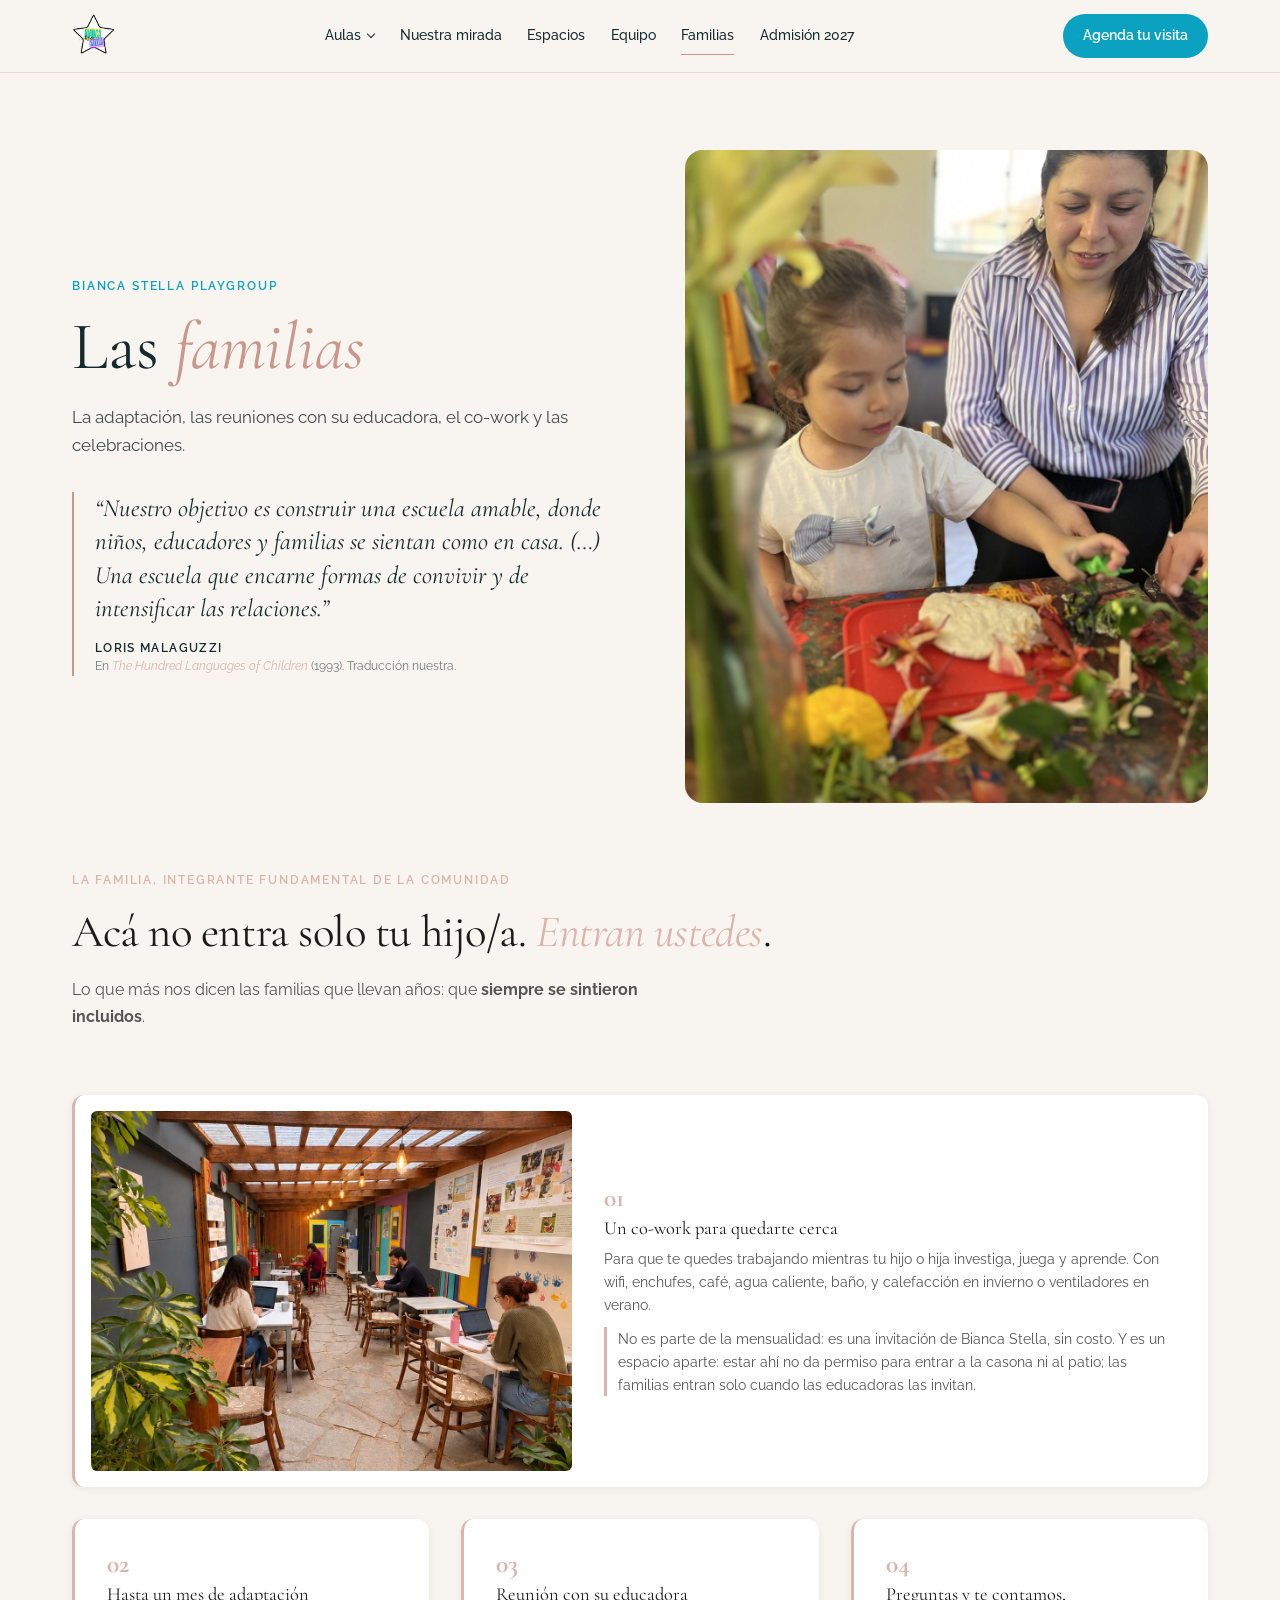
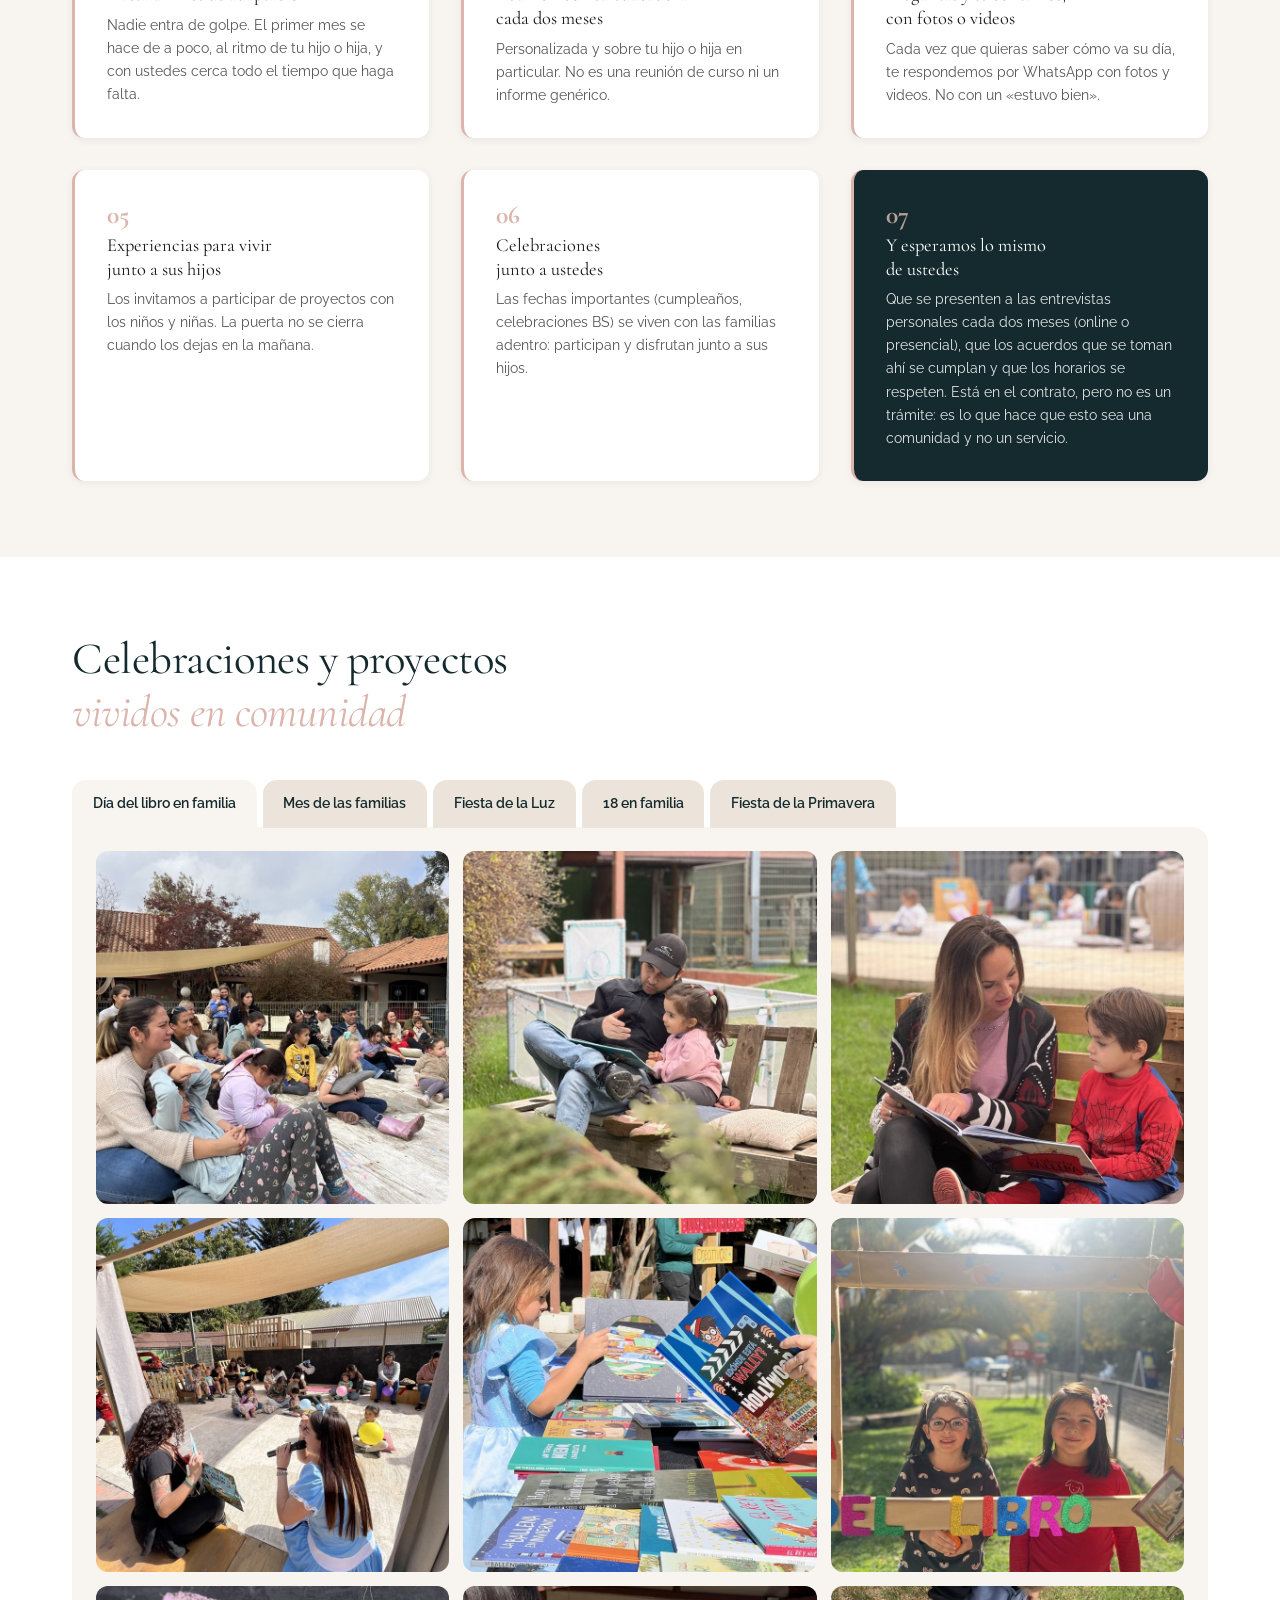
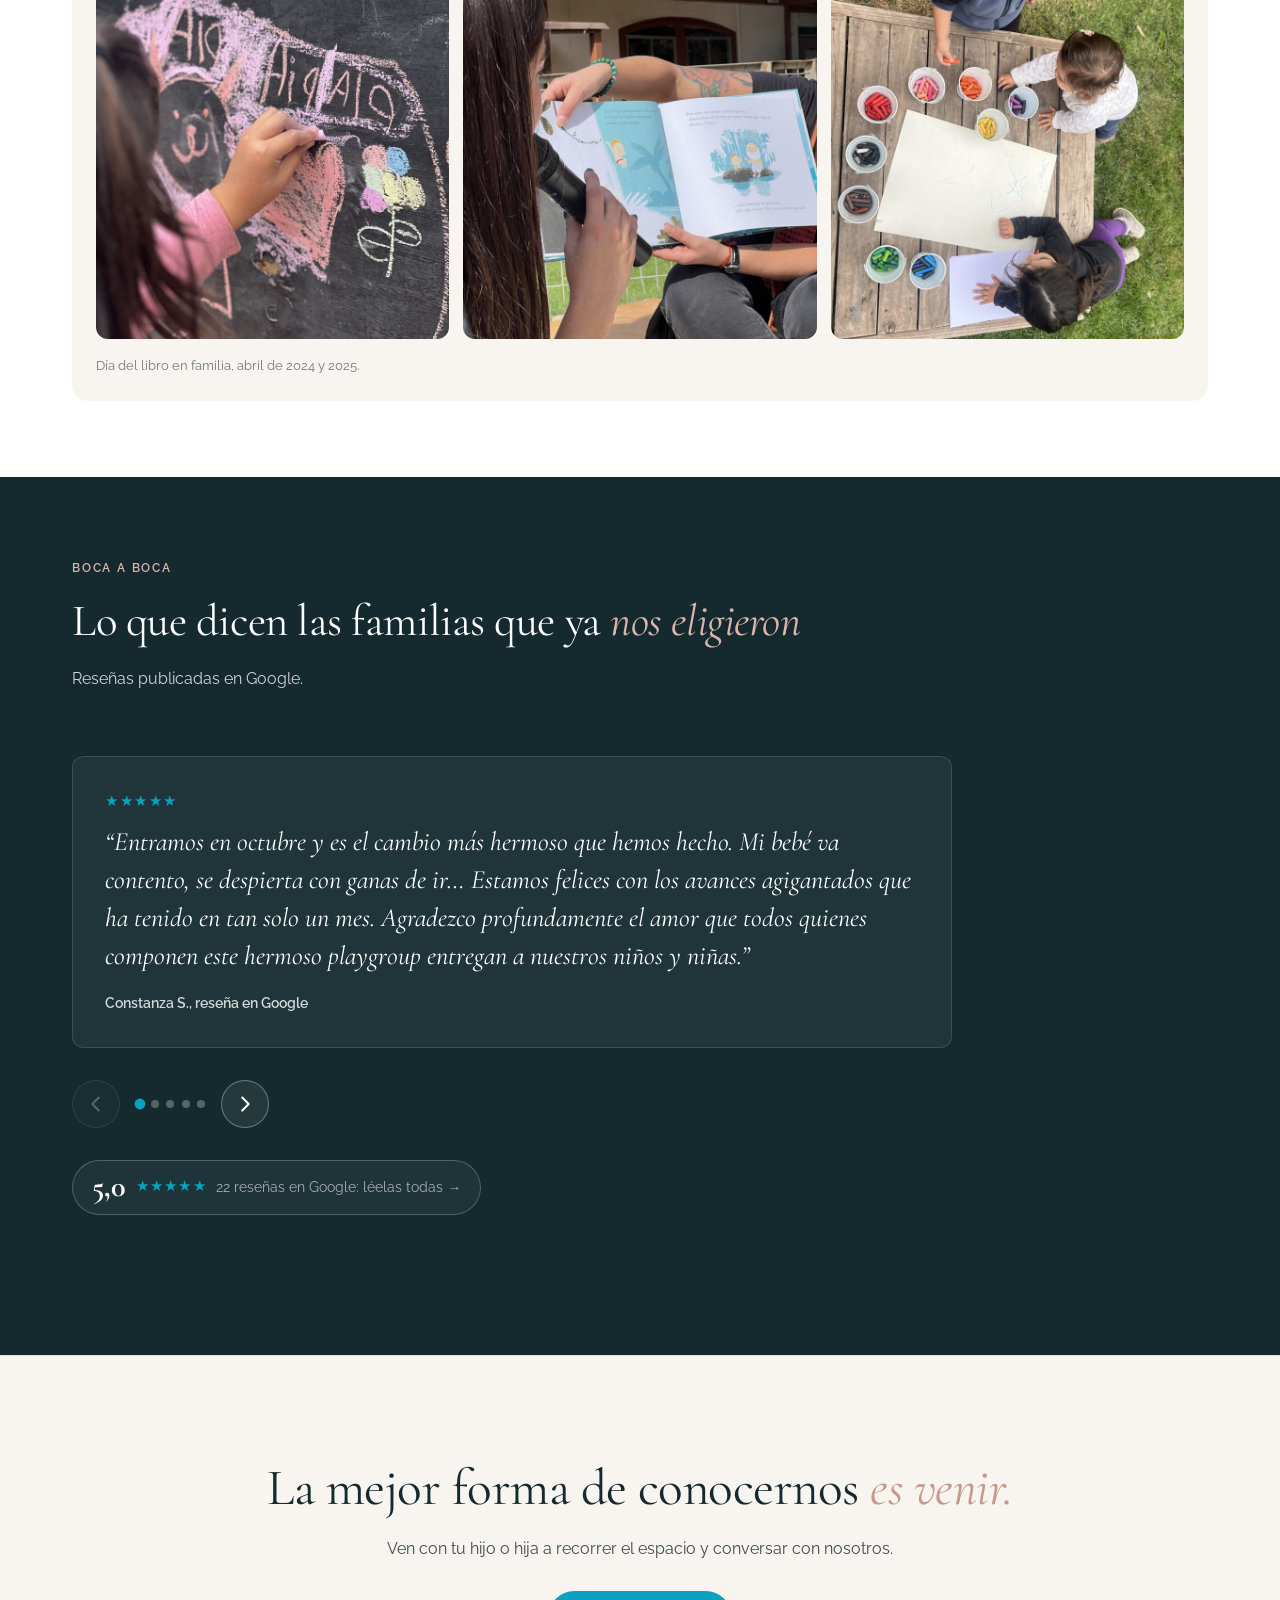
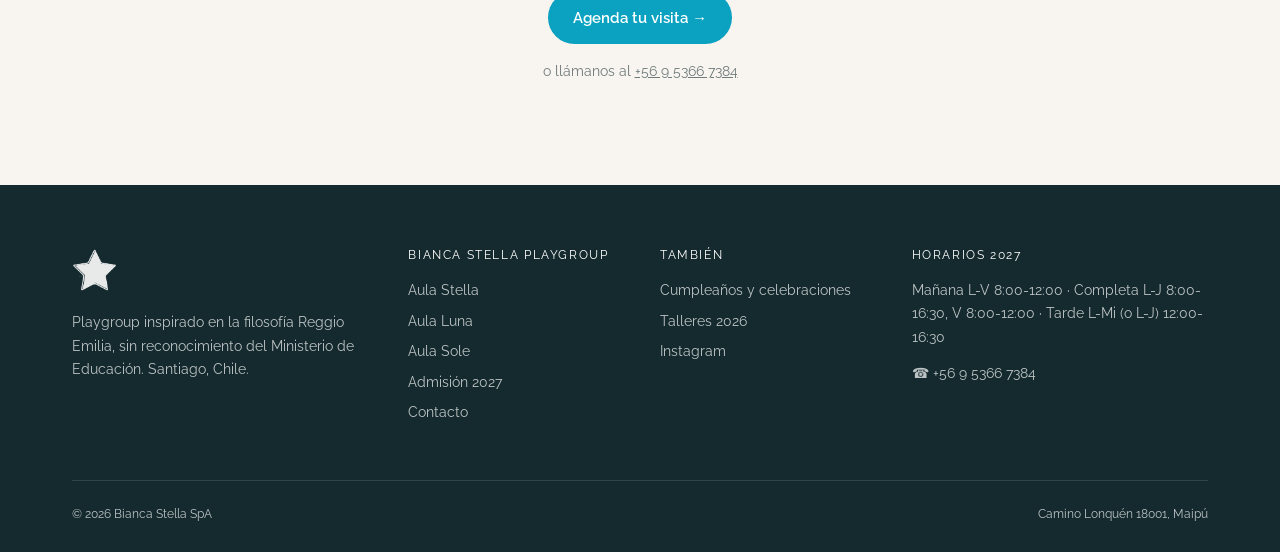
<file: familias/index.html>
<!DOCTYPE html>
<html lang="es">
<head>
<meta charset="UTF-8">
<meta name="viewport" content="width=device-width, initial-scale=1.0">
<title>Las familias | Bianca Stella Playgroup</title>
<meta name="description" content="La adaptación, las reuniones con su educadora, el co-work y las celebraciones y proyectos vividos en comunidad en Bianca Stella Playgroup.">
<link rel="canonical" href="https://biancastella.cl/familias/">
<link rel="icon" href="../img/logo_bs.png" type="image/png">
<link rel="preconnect" href="https://fonts.googleapis.com">
<link rel="preconnect" href="https://fonts.gstatic.com" crossorigin>
<link href="https://fonts.googleapis.com/css2?family=Cormorant+Garamond:ital,wght@0,400;0,600;0,700;1,400&family=Raleway:wght@300;400;500;600;700&display=swap" rel="stylesheet">
<link rel="stylesheet" href="../css/styles.css?v=20261103b">
<link rel="stylesheet" href="../css/paginas.css?v=20261114b">
<!-- Google Tag Manager -->
<script>(function(w,d,s,l,i){w[l]=w[l]||[];w[l].push({'gtm.start':new Date().getTime(),event:'gtm.js'});var f=d.getElementsByTagName(s)[0],j=d.createElement(s),dl=l!='dataLayer'?'&l='+l:'';j.async=true;j.src='https://www.googletagmanager.com/gtm.js?id='+i+dl;f.parentNode.insertBefore(j,f);})(window,document,'script','dataLayer','GTM-PHJHM3W');</script>
</head>
<body class="np">
<nav class="nv" id="nv">
  <div class="np-cont">
    <a href="../" class="nv-logo"><img src="../img/logo_bs.png" alt="Bianca Stella"></a>
    <div class="nv-links">
      <div class="nv-drop">
        <button type="button">Aulas</button>
        <div class="nv-menu">
          <a href="../aula-stella/">Aula Stella <span>1 y 2 años</span></a>
          <a href="../aula-luna/">Aula Luna <span>2 y 3 años</span></a>
          <a href="../aula-sole/">Aula Sole <span>4 a 6 años</span></a>
        </div>
      </div>
      <a href="../nuestra-mirada/">Nuestra mirada</a><a href="../espacios/">Espacios</a><a href="../equipo/">Equipo</a><a href="../familias/" class="activo">Familias</a>
      <a href="../admision/">Admisión 2027</a>
    </div>
    <a href="https://wa.me/56953667384?text=Hola%21%20Vengo%20del%20sitio%20de%20Bianca%20Stella%20y%20quiero%20agendar%20una%20visita." class="nv-btn" target="_blank" rel="noopener">Agenda tu visita</a>
    <button class="nv-toggle" type="button" aria-label="Menú"><span></span><span></span><span></span></button>
  </div>
</nav>
<div class="nv-movil">
  <a href="../aula-stella/" class="sub">Aula Stella · 1 y 2 años</a>
  <a href="../aula-luna/" class="sub">Aula Luna · 2 y 3 años</a>
  <a href="../aula-sole/" class="sub">Aula Sole · 4 a 6 años</a>
  <a href="../nuestra-mirada/">Nuestra mirada</a><a href="../espacios/">Espacios</a><a href="../equipo/">Equipo</a><a href="../familias/">Familias</a>
  <a href="../admision/">Admisión 2027</a>
</div>
<header class="ph">
  <div class="np-cont">
    <div>
      <span class="ph-eyebrow">Bianca Stella Playgroup</span>
      <h1>Las <em>familias</em></h1>
      <p>La adaptación, las reuniones con su educadora, el co-work y las celebraciones.</p>
      <figure class="ph-cita">
        <blockquote>“Nuestro objetivo es construir una escuela amable, donde niños, educadores y familias se sientan como en casa. (…) Una escuela que encarne formas de convivir y de intensificar las relaciones.”</blockquote>
        <figcaption><strong>Loris Malaguzzi</strong>En <em>The Hundred Languages of Children</em> (1993). Traducción nuestra.</figcaption>
      </figure>
    </div>
    <div class="ph-foto"><img src="../img/familia-masa-flores.jpg" alt="Una mamá y su hija crean con masa y flores"></div>
  </div>
</header><section class="section section-light" id="comunidad">
  <div class="container">
    <span class="eyebrow anim">La familia, integrante fundamental de la comunidad</span>
    <h2 class="anim anim-delay-1">Acá no entra solo tu hijo/a. <em>Entran ustedes</em>.</h2>
    <p class="anim anim-delay-2" style="max-width:640px;margin-top:var(--space-sm);">Lo que más nos dicen las familias que llevan años: que <strong>siempre se sintieron incluidos</strong>.</p>

    <div class="comunidad-grid">
      <div class="com-item com-item--destacado anim">
        <div class="com-foto"><img src="../img/cowork.jpg" alt="El co-work de Bianca Stella: adultos trabajando con sus notebooks bajo la pérgola" loading="lazy"></div>
        <div class="com-texto">
          <span class="com-num">01</span>
          <h3>Un co-work para quedarte cerca</h3>
          <p>Para que te quedes trabajando mientras tu hijo o hija investiga, juega y aprende. Con wifi, enchufes, café, agua caliente, baño, y calefacción en invierno o ventiladores en verano.</p>
          <p class="com-aviso">No es parte de la mensualidad: es una invitación de Bianca Stella, sin costo. Y es un espacio aparte: estar ahí no da permiso para entrar a la casona ni al patio; las familias entran solo cuando las educadoras las invitan.</p>
        </div>
      </div>
      <div class="com-item anim anim-delay-1">
        <span class="com-num">02</span>
        <h3>Hasta un mes de adaptación</h3>
        <p>Nadie entra de golpe. El primer mes se hace de a poco, al ritmo de tu hijo o hija, y con ustedes cerca todo el tiempo que haga falta.</p>
      </div>
      <div class="com-item anim anim-delay-2">
        <span class="com-num">03</span>
        <h3>Reunión con su educadora<br>cada dos meses</h3>
        <p>Personalizada y sobre tu hijo o hija en particular. No es una reunión de curso ni un informe genérico.</p>
      </div>
      <div class="com-item anim">
        <span class="com-num">04</span>
        <h3>Preguntas y te contamos,<br>con fotos o videos</h3>
        <p>Cada vez que quieras saber cómo va su día, te respondemos por WhatsApp con fotos y videos. No con un &laquo;estuvo bien&raquo;.</p>
      </div>
      <div class="com-item anim anim-delay-1">
        <span class="com-num">05</span>
        <h3>Experiencias para vivir<br>junto a sus hijos</h3>
        <p>Los invitamos a participar de proyectos con los ni&ntilde;os y ni&ntilde;as. La puerta no se cierra cuando los dejas en la ma&ntilde;ana.</p>
      </div>
      <div class="com-item anim anim-delay-2">
        <span class="com-num">06</span>
        <h3>Celebraciones<br>junto a ustedes</h3>
        <p>Las fechas importantes (cumplea&ntilde;os, celebraciones BS) se viven con las familias adentro: participan y disfrutan junto a sus hijos.</p>
      </div>
      <div class="com-item com-esperamos anim">
        <span class="com-num">07</span>
        <h3>Y esperamos lo mismo<br>de ustedes</h3>
        <p>Que se presenten a las entrevistas personales cada dos meses (online o presencial), que los acuerdos que se toman ah&iacute; se cumplan y que los horarios se respeten. Est&aacute; en el contrato, pero no es un tr&aacute;mite: es lo que hace que esto sea una comunidad y no un servicio.</p>
      </div>

    </div>
  </div>
</section><section class="section" id="celebraciones-familias">
  <div class="container">
    <div class="np-album-cab">
      <h2 class="anim">Celebraciones y proyectos<br><em>vividos en comunidad</em></h2>
    </div>
    <div class="np-carpetas"><button type="button" class="np-carpeta activa" data-ev="libro">Día del libro en familia</button><button type="button" class="np-carpeta" data-ev="mes-familias">Mes de las familias</button><button type="button" class="np-carpeta" data-ev="luz">Fiesta de la Luz</button><button type="button" class="np-carpeta" data-ev="dieciocho">18 en familia</button><button type="button" class="np-carpeta" data-ev="primavera">Fiesta de la Primavera</button></div>
    <div class="np-carpeta-panel activa" data-ev="libro"><div class="np-album-grid"><img src="../img/familias/libro/01.jpg?v=29" alt="Familias en Día del libro en familia, Bianca Stella" loading="lazy"><img src="../img/familias/libro/02.jpg?v=29" alt="Familias en Día del libro en familia, Bianca Stella" loading="lazy"><img src="../img/familias/libro/03.jpg?v=29" alt="Familias en Día del libro en familia, Bianca Stella" loading="lazy"><img src="../img/familias/libro/04.jpg?v=29" alt="Familias en Día del libro en familia, Bianca Stella" loading="lazy"><img src="../img/familias/libro/05.jpg?v=29" alt="Familias en Día del libro en familia, Bianca Stella" loading="lazy"><img src="../img/familias/libro/06.jpg?v=29" alt="Familias en Día del libro en familia, Bianca Stella" loading="lazy"><img src="../img/familias/libro/07.jpg?v=29" alt="Familias en Día del libro en familia, Bianca Stella" loading="lazy"><img src="../img/familias/libro/08.jpg?v=29" alt="Familias en Día del libro en familia, Bianca Stella" loading="lazy"><img src="../img/familias/libro/09.jpg?v=29" alt="Familias en Día del libro en familia, Bianca Stella" loading="lazy"></div><p class="np-album-pie">Día del libro en familia, abril de 2024 y 2025.</p></div><div class="np-carpeta-panel" data-ev="mes-familias"><div class="np-album-grid"><img src="../img/familias/mes-familias/01.jpg?v=29" alt="Familias en Mes de las familias, Bianca Stella" loading="lazy"><img src="../img/familias/mes-familias/02.jpg?v=29" alt="Familias en Mes de las familias, Bianca Stella" loading="lazy"><img src="../img/familias/mes-familias/03.jpg?v=29" alt="Familias en Mes de las familias, Bianca Stella" loading="lazy"><img src="../img/familias/mes-familias/04.jpg?v=29" alt="Familias en Mes de las familias, Bianca Stella" loading="lazy"><img src="../img/familias/mes-familias/05.jpg?v=29" alt="Familias en Mes de las familias, Bianca Stella" loading="lazy"><img src="../img/familias/mes-familias/06.jpg?v=29" alt="Familias en Mes de las familias, Bianca Stella" loading="lazy"><img src="../img/familias/mes-familias/07.jpg?v=29" alt="Familias en Mes de las familias, Bianca Stella" loading="lazy"><img src="../img/familias/mes-familias/08.jpg?v=29" alt="Familias en Mes de las familias, Bianca Stella" loading="lazy"><img src="../img/familias/mes-familias/09.jpg?v=29" alt="Familias en Mes de las familias, Bianca Stella" loading="lazy"></div><p class="np-album-pie">Mes de las familias: experiencias de familia (2022 y 2025) en la primera fila y Día de la familia 2025 en las dos siguientes.</p></div><div class="np-carpeta-panel" data-ev="luz"><div class="np-album-grid"><img src="../img/familias/luz/01.jpg?v=29" alt="Familias en Fiesta de la Luz, Bianca Stella" loading="lazy"><img src="../img/familias/luz/02.jpg?v=29" alt="Familias en Fiesta de la Luz, Bianca Stella" loading="lazy"><img src="../img/familias/luz/03.jpg?v=29" alt="Familias en Fiesta de la Luz, Bianca Stella" loading="lazy"><img src="../img/familias/luz/04.jpg?v=29" alt="Familias en Fiesta de la Luz, Bianca Stella" loading="lazy"><img src="../img/familias/luz/05.jpg?v=29" alt="Familias en Fiesta de la Luz, Bianca Stella" loading="lazy"><img src="../img/familias/luz/06.jpg?v=29" alt="Familias en Fiesta de la Luz, Bianca Stella" loading="lazy"><img src="../img/familias/luz/07.jpg?v=29" alt="Familias en Fiesta de la Luz, Bianca Stella" loading="lazy"><img src="../img/familias/luz/08.jpg?v=29" alt="Familias en Fiesta de la Luz, Bianca Stella" loading="lazy"><img src="../img/familias/luz/09.jpg?v=29" alt="Familias en Fiesta de la Luz, Bianca Stella" loading="lazy"></div><p class="np-album-pie">Fiesta de la Luz, junio de 2023 y 2024.</p></div><div class="np-carpeta-panel" data-ev="dieciocho"><div class="np-album-grid"><img src="../img/familias/dieciocho/01.jpg?v=29" alt="Familias en 18 en familia, Bianca Stella" loading="lazy"><img src="../img/familias/dieciocho/02.jpg?v=29" alt="Familias en 18 en familia, Bianca Stella" loading="lazy"><img src="../img/familias/dieciocho/03.jpg?v=29" alt="Familias en 18 en familia, Bianca Stella" loading="lazy"><img src="../img/familias/dieciocho/04.jpg?v=29" alt="Familias en 18 en familia, Bianca Stella" loading="lazy"><img src="../img/familias/dieciocho/05.jpg?v=29" alt="Familias en 18 en familia, Bianca Stella" loading="lazy"><img src="../img/familias/dieciocho/06.jpg?v=29" alt="Familias en 18 en familia, Bianca Stella" loading="lazy"><img src="../img/familias/dieciocho/07.jpg?v=29" alt="Familias en 18 en familia, Bianca Stella" loading="lazy"><img src="../img/familias/dieciocho/08.jpg?v=29" alt="Familias en 18 en familia, Bianca Stella" loading="lazy"><img src="../img/familias/dieciocho/09.jpg?v=29" alt="Familias en 18 en familia, Bianca Stella" loading="lazy"></div><p class="np-album-pie">18 en familia, septiembre de 2023, 2024 y 2025.</p></div><div class="np-carpeta-panel" data-ev="primavera"><div class="np-album-grid"><img src="../img/familias/primavera/01.jpg?v=29" alt="Familias en Fiesta de la Primavera, Bianca Stella" loading="lazy"><img src="../img/familias/primavera/02.jpg?v=29" alt="Familias en Fiesta de la Primavera, Bianca Stella" loading="lazy"><img src="../img/familias/primavera/03.jpg?v=29" alt="Familias en Fiesta de la Primavera, Bianca Stella" loading="lazy"><img src="../img/familias/primavera/04.jpg?v=29" alt="Familias en Fiesta de la Primavera, Bianca Stella" loading="lazy"><img src="../img/familias/primavera/05.jpg?v=29" alt="Familias en Fiesta de la Primavera, Bianca Stella" loading="lazy"><img src="../img/familias/primavera/06.jpg?v=29" alt="Familias en Fiesta de la Primavera, Bianca Stella" loading="lazy"><img src="../img/familias/primavera/07.jpg?v=29" alt="Familias en Fiesta de la Primavera, Bianca Stella" loading="lazy"><img src="../img/familias/primavera/08.jpg?v=29" alt="Familias en Fiesta de la Primavera, Bianca Stella" loading="lazy"><img src="../img/familias/primavera/09.jpg?v=29" alt="Familias en Fiesta de la Primavera, Bianca Stella" loading="lazy"></div><p class="np-album-pie">Fiesta de la Primavera: 2024 en las dos primeras filas y 2025 en la última.</p></div>
  </div>
  <script>
    document.querySelectorAll('.np-carpeta').forEach(b => b.addEventListener('click', () => {
      document.querySelectorAll('.np-carpeta, .np-carpeta-panel').forEach(e => e.classList.toggle('activa', e.dataset.ev === b.dataset.ev));
    }));
  </script>
</section><section class="section section-dark">
  <div class="container">
    <span class="eyebrow anim">Boca a boca</span>
    <h2 class="anim anim-delay-1">Lo que dicen las familias que ya <em>nos eligieron</em></h2>
    <p class="anim anim-delay-2" style="max-width:640px;margin:var(--space-sm) 0 var(--space-lg);">Reseñas publicadas en Google.</p>

    <!-- Carrusel: una reseña a la vez, se pasa con las flechas.
         Para sumar otra, basta con copiar un <article class="t-slide"> más. -->
    <div class="t-carousel anim anim-delay-2" data-carousel>
      <div class="t-viewport">
        <div class="t-track" data-track>
          <article class="t-slide">
            <p class="t-stars">&#9733;&#9733;&#9733;&#9733;&#9733;</p>
            <blockquote>Entramos en octubre y es el cambio más hermoso que hemos hecho. Mi bebé va contento, se despierta con ganas de ir&hellip; Estamos felices con los avances agigantados que ha tenido en tan solo un mes. Agradezco profundamente el amor que todos quienes componen este hermoso playgroup entregan a nuestros niños y niñas.</blockquote>
            <p class="t-author">Constanza S., reseña en Google</p>
          </article>
          <article class="t-slide">
            <p class="t-stars">&#9733;&#9733;&#9733;&#9733;&#9733;</p>
            <blockquote>Salas amplias bien equipadas, con naturaleza, pasto, tierra, gallinero y juegos para niños&hellip; Aquí aprenden jugando y compartiendo. Excelente trato de las educadoras.</blockquote>
            <p class="t-author">Jeniffer C., reseña en Google</p>
          </article>
          <article class="t-slide">
            <p class="t-stars">&#9733;&#9733;&#9733;&#9733;&#9733;</p>
            <blockquote>Mi hija la pasa increíble jugando, explorando, aprendiendo, riendo, y todo desde el juego. Lo recomiendo mucho. En cuanto al equipo, agradecida del tiempo y la dedicación que entregan cada día.</blockquote>
            <p class="t-author">Mylene M., reseña en Google</p>
          </article>
          <article class="t-slide">
            <p class="t-stars">&#9733;&#9733;&#9733;&#9733;&#9733;</p>
            <blockquote>Bianca Stella ha sido un verdadero refugio para nuestra familia. La transformación en nuestro hijo en 3 meses nos llena el alma. Su compromiso con la filosofía Reggio Emilia se nota en cada rincón.</blockquote>
            <p class="t-author">Ximena C., reseña en Google</p>
          </article>
          <article class="t-slide">
            <p class="t-stars">&#9733;&#9733;&#9733;&#9733;&#9733;</p>
            <blockquote>Excelente espacio para que las y los niños se desenvuelvan de manera efectiva y segura en la primera infancia. Gracias por tanto.</blockquote>
            <p class="t-author">Silvana C., reseña en Google</p>
          </article>
          <!-- ===== SLOT FAMILIAS EGRESADAS ================================
               Pendiente: testimonios REALES de familias cuyos hijos ya salieron
               de BS y entraron al colegio. Copiar este molde y llenarlo:

          <article class="t-slide">
            <p class="t-stars">&#9733;&#9733;&#9733;&#9733;&#9733;</p>
            <blockquote>TEXTO TEXTUAL DE LA FAMILIA</blockquote>
            <p class="t-author">Nombre y apellido inicial, egresados 20XX</p>
          </article>

               Reglas: cita textual, sin frases dictadas, sin compensación a
               cambio, autorización escrita de quien tiene el cuidado personal.
               ============================================================ -->
        </div>
      </div>

      <div class="t-nav">
        <button class="t-arrow" type="button" data-prev aria-label="Reseña anterior">
          <svg viewBox="0 0 24 24" aria-hidden="true"><path d="M15 5l-7 7 7 7" fill="none" stroke="currentColor" stroke-width="2.2" stroke-linecap="round" stroke-linejoin="round"/></svg>
        </button>
        <div class="t-dots" data-dots></div>
        <button class="t-arrow" type="button" data-next aria-label="Reseña siguiente">
          <svg viewBox="0 0 24 24" aria-hidden="true"><path d="M9 5l7 7-7 7" fill="none" stroke="currentColor" stroke-width="2.2" stroke-linecap="round" stroke-linejoin="round"/></svg>
        </button>
      </div>
    </div>

    <a class="google-score anim" href="https://www.google.com/search?q=Bianca+Stella+Playgroup" target="_blank" rel="noopener">
      <span class="gs-num">5,0</span>
      <span class="gs-stars">&#9733;&#9733;&#9733;&#9733;&#9733;</span>
      <span class="gs-label">22 reseñas en Google: léelas todas &rarr;</span>
    </a>
  </div>
</section>
<section class="nc">
  <div class="np-cont">
    <h2>La mejor forma de conocernos <em>es venir.</em></h2>
    <p>Ven con tu hijo o hija a recorrer el espacio y conversar con nosotros.</p>
    <a href="https://wa.me/56953667384?text=Hola%21%20Vengo%20del%20sitio%20de%20Bianca%20Stella%20y%20quiero%20agendar%20una%20visita." class="nv-btn" style="padding:.85rem 1.6rem;font-size:.92rem" target="_blank" rel="noopener">Agenda tu visita &rarr;</a>
    <small>o llámanos al <a href="tel:+56953667384">+56 9 5366 7384</a></small>
  </div>
</section>
<footer class="nf">
  <div class="np-cont">
    <div class="nf-grid">
      <div>
        <img src="../img/logo_bs.png" alt="Bianca Stella">
        <p>Playgroup inspirado en la filosofía Reggio Emilia, sin reconocimiento del Ministerio de Educación. Santiago, Chile.</p>
      </div>
      <div>
        <h4>Bianca Stella Playgroup</h4>
        <ul>
          <li><a href="../aula-stella/">Aula Stella</a></li>
          <li><a href="../aula-luna/">Aula Luna</a></li>
          <li><a href="../aula-sole/">Aula Sole</a></li>
          <li><a href="../admision/">Admisión 2027</a></li>
          <li><a href="../contacto/">Contacto</a></li>
        </ul>
      </div>
      <div>
        <h4>También</h4>
        <ul>
          <li><a href="../celebraciones/">Cumpleaños y celebraciones</a></li>
          <li><a href="../talleres/">Talleres 2026</a></li>
          <li><a href="https://www.instagram.com/biancastella.cl/" target="_blank" rel="noopener">Instagram</a></li>
        </ul>
      </div>
      <div>
        <h4>Horarios 2027</h4>
        <p>Mañana L-V 8:00-12:00 · Completa L-J 8:00-16:30, V 8:00-12:00 · Tarde L-Mi (o L-J) 12:00-16:30</p>
        <p style="margin-top:.8rem">&#9742; +56 9 5366 7384</p>
      </div>
    </div>
    <div class="nf-pie">
      <span>&copy; 2026 Bianca Stella SpA</span>
      <span>Camino Lonquén 18001, Maipú</span>
    </div>
  </div>
</footer>
<!-- GTM noscript -->
<noscript><iframe src="https://www.googletagmanager.com/ns.html?id=GTM-PHJHM3W" height="0" width="0" style="display:none;visibility:hidden"></iframe></noscript>
<!-- GA4 -->
<script async src="https://www.googletagmanager.com/gtag/js?id=G-V60WSFE5XG"></script>
<script>window.dataLayer=window.dataLayer||[];function gtag(){dataLayer.push(arguments);}gtag('js',new Date());gtag('config','G-V60WSFE5XG');</script>
<script src="../js/main.js?v=20261103b"></script>
<script>
  const nv = document.getElementById('nv');
  nv.querySelector('.nv-toggle').addEventListener('click', () => nv.classList.toggle('nv-abierto'));
</script>
</body>
</html>
</file>
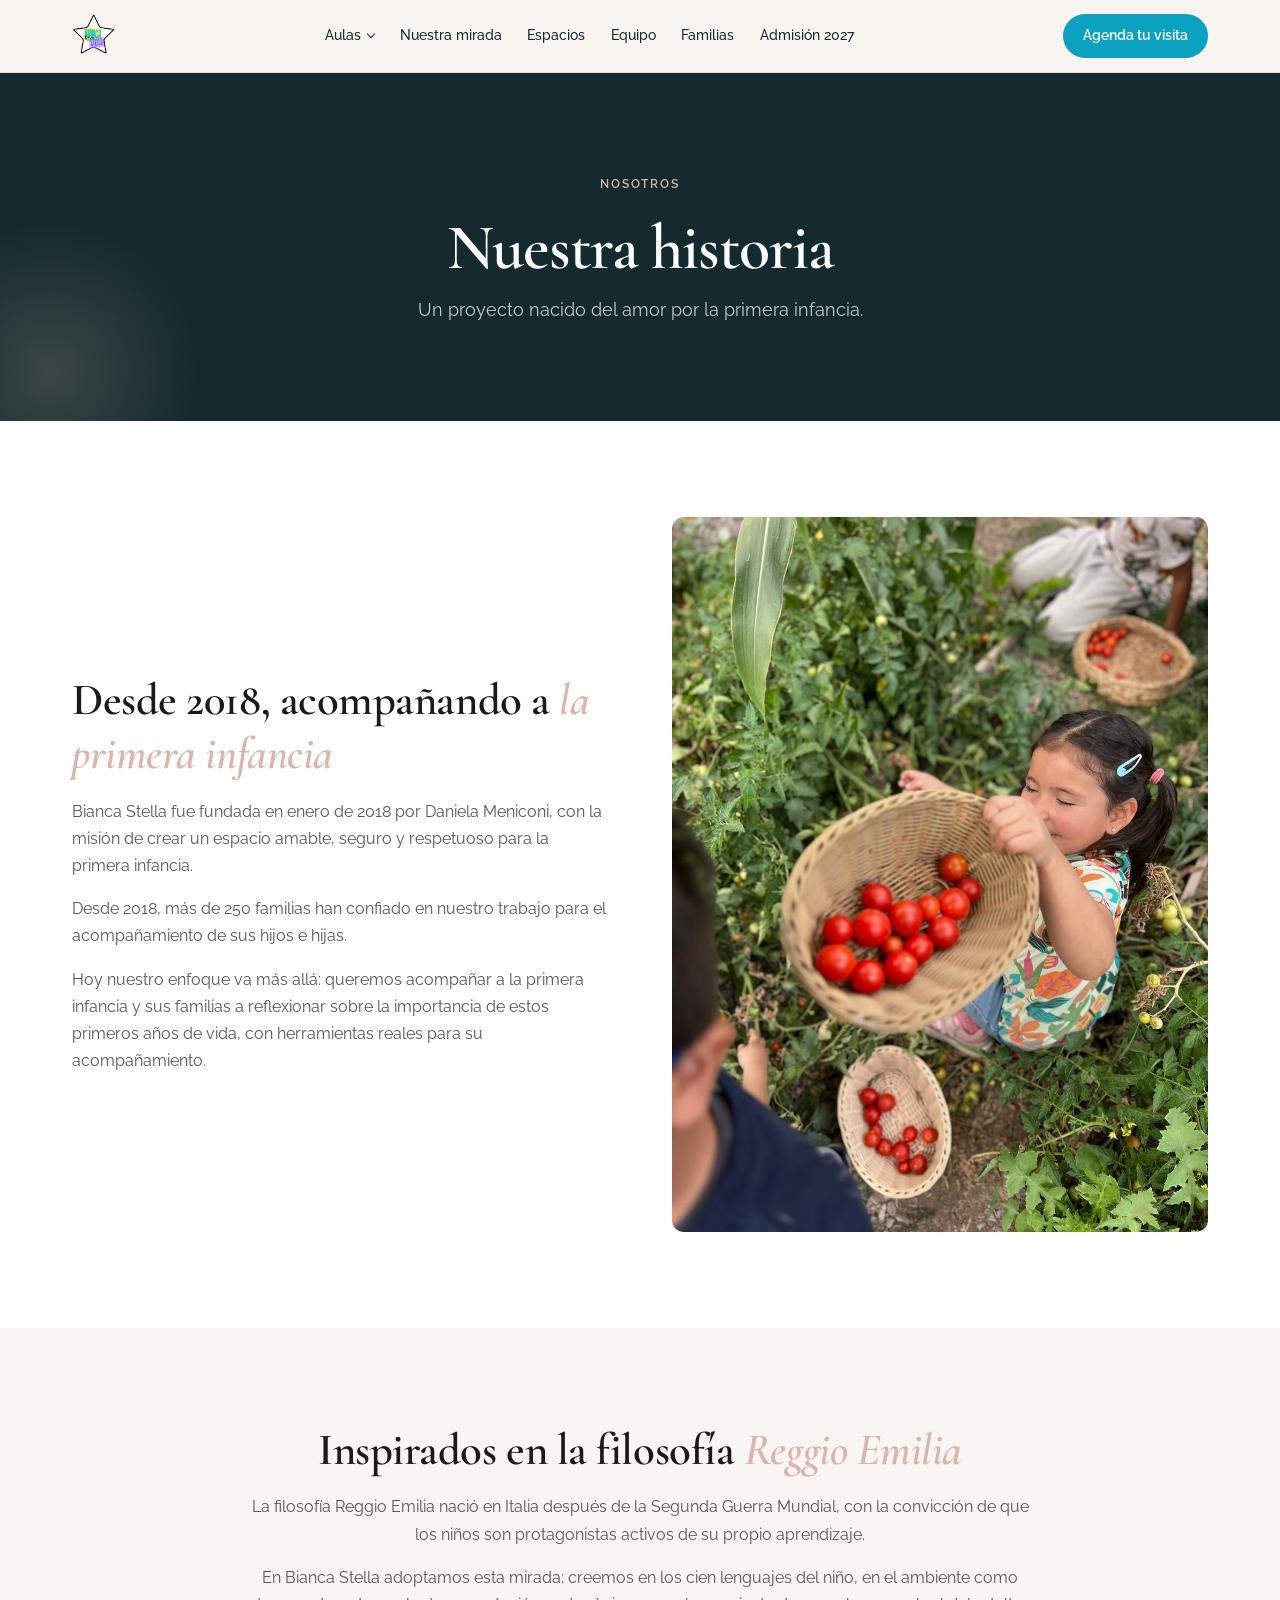
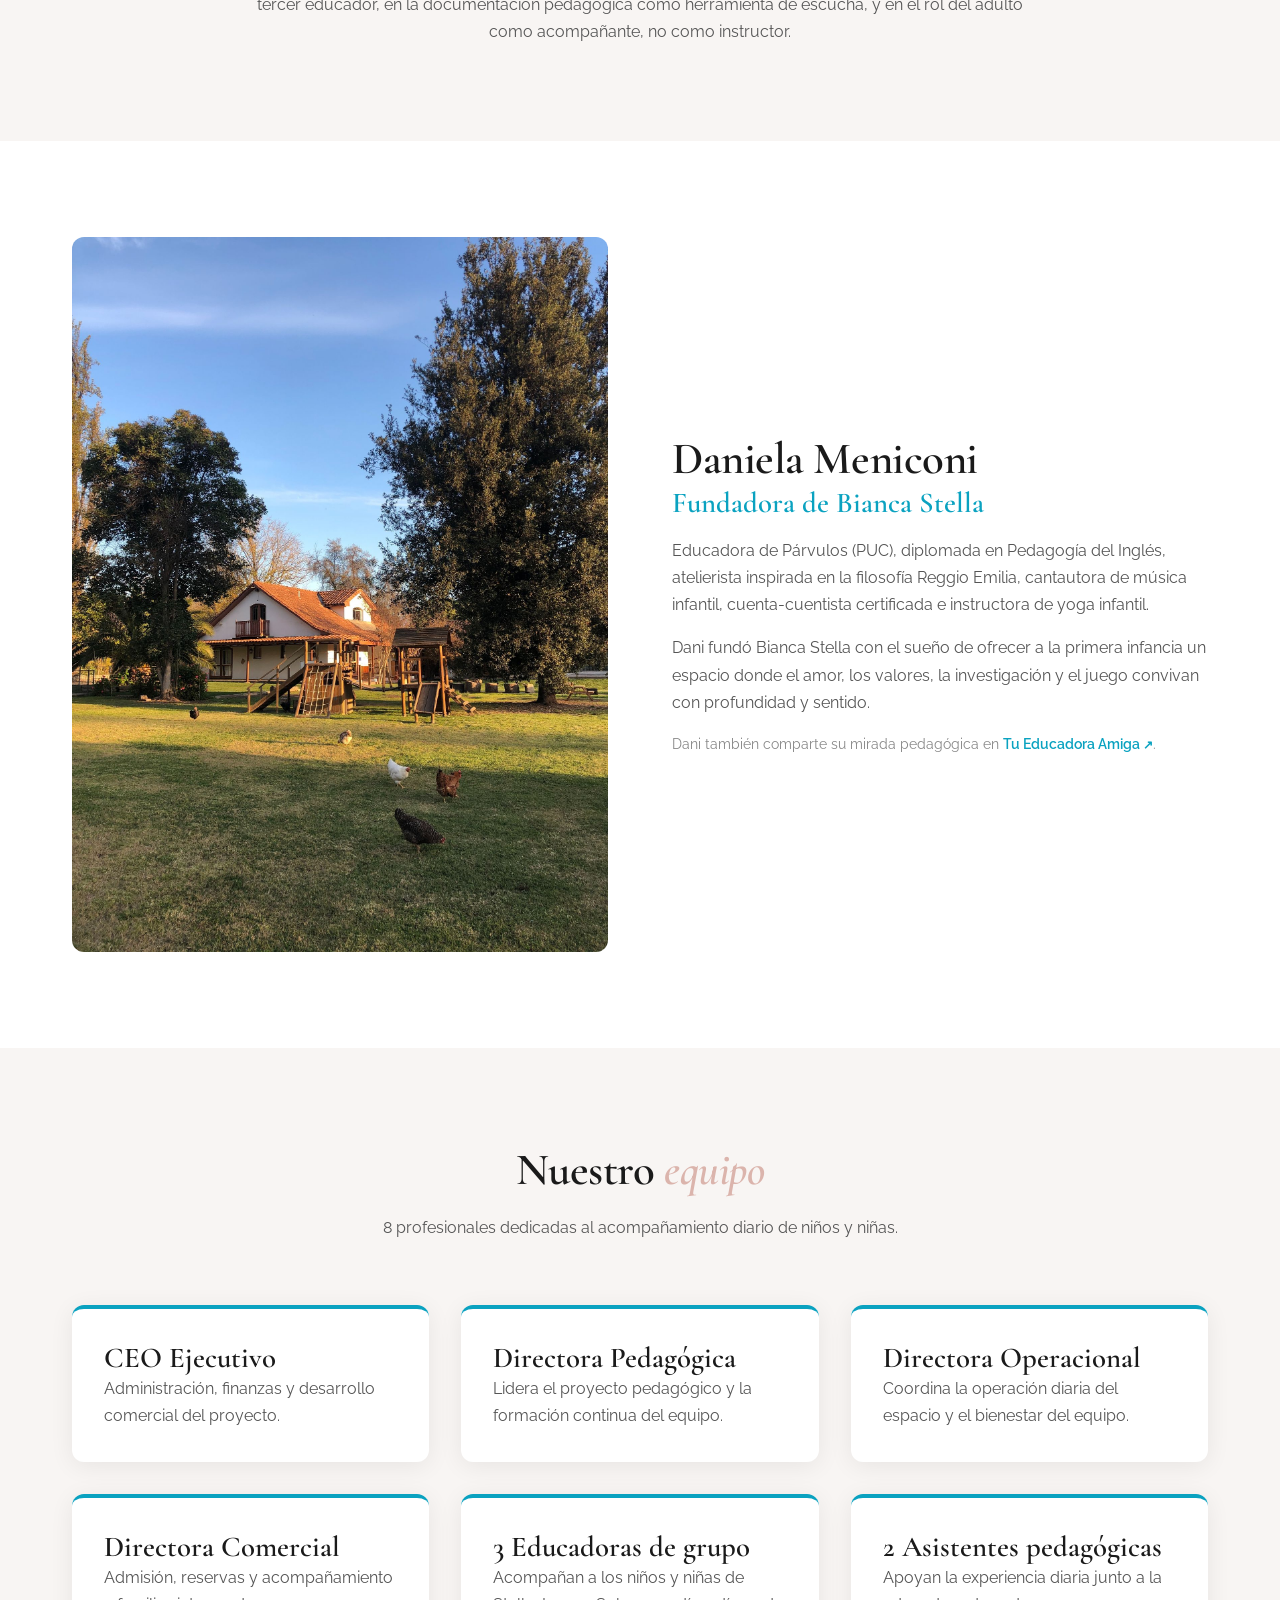
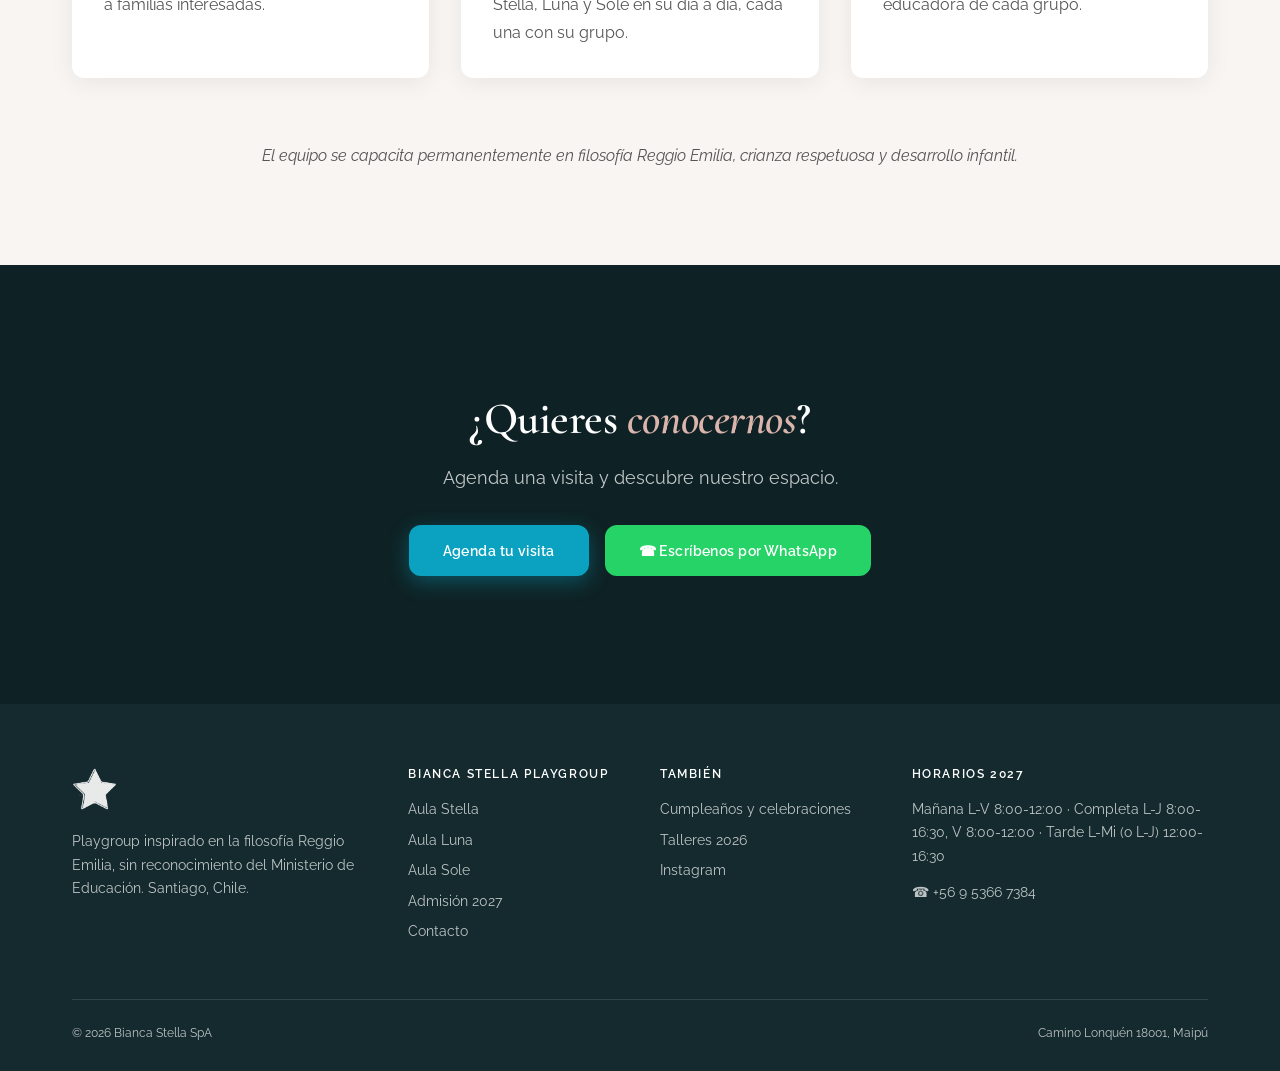
<file: nosotros/index.html>
<!DOCTYPE html>
<html lang="es">
<head>
  <meta charset="UTF-8">
  <meta name="viewport" content="width=device-width, initial-scale=1.0">
  <title>Nuestra Historia y Filosofía | Bianca Stella Playgroup</title>
  <meta name="description" content="Conoce la historia de Bianca Stella, nuestra filosofía Reggio Emilia y el equipo que acompaña a más de 250 familias.">
  <meta property="og:title" content="Nuestra Historia y Filosofía | Bianca Stella Playgroup">
  <meta property="og:description" content="Conoce la historia de Bianca Stella, nuestra filosofía Reggio Emilia y el equipo.">
  <meta property="og:image" content="../img/hero.jpg">
  <meta property="og:url" content="https://biancastella.cl/nosotros">
  <meta property="og:type" content="website">
  <link rel="icon" href="../img/logo_bs.png" type="image/png">
  <link rel="preconnect" href="https://fonts.googleapis.com">
  <link rel="preconnect" href="https://fonts.gstatic.com" crossorigin>
  <link href="https://fonts.googleapis.com/css2?family=Cormorant+Garamond:ital,wght@0,400;0,600;0,700;1,400&family=Raleway:wght@300;400;500;600;700&display=swap" rel="stylesheet">
  <link rel="stylesheet" href="../css/styles.css?v=20261103b">
  <link rel="stylesheet" href="../css/paginas.css?v=20261114b">
  <!-- Google Tag Manager -->
  <script>(function(w,d,s,l,i){w[l]=w[l]||[];w[l].push({'gtm.start':new Date().getTime(),event:'gtm.js'});var f=d.getElementsByTagName(s)[0],j=d.createElement(s),dl=l!='dataLayer'?'&l='+l:'';j.async=true;j.src='https://www.googletagmanager.com/gtm.js?id='+i+dl;f.parentNode.insertBefore(j,f);})(window,document,'script','dataLayer','GTM-PHJHM3W');</script>
  <script type="application/ld+json">
{
  "@context": "https://schema.org",
  "@type": "LocalBusiness",
  "name": "Bianca Stella Playgroup",
  "description": "Proyecto para la primera infancia inspirado en la filosofía Reggio Emilia",
  "url": "https://biancastella.cl",
  "telephone": "+56953667384",
  "address": {
    "@type": "PostalAddress",
    "streetAddress": "Camino Lonquén 18001",
    "addressLocality": "Maipú",
    "addressCountry": "CL"
  },
  "openingHours": ["Mo-We 08:00-15:45", "Th-Fr 08:00-12:00"],
  "priceRange": "$199.000 - $389.000 CLP/mes"
}
</script>
</head>
<body class="np-nav">

<nav class="nv" id="nv">
  <div class="np-cont">
    <a href="../" class="nv-logo"><img src="../img/logo_bs.png" alt="Bianca Stella"></a>
    <div class="nv-links">
      <div class="nv-drop">
        <button type="button">Aulas</button>
        <div class="nv-menu">
          <a href="../aula-stella/">Aula Stella <span>1 y 2 años</span></a>
          <a href="../aula-luna/">Aula Luna <span>2 y 3 años</span></a>
          <a href="../aula-sole/">Aula Sole <span>4 a 6 años</span></a>
        </div>
      </div>
      <a href="../nuestra-mirada/">Nuestra mirada</a><a href="../espacios/">Espacios</a><a href="../equipo/">Equipo</a><a href="../familias/">Familias</a>
      <a href="../admision/">Admisión 2027</a>
    </div>
    <a href="https://wa.me/56953667384?text=Hola%21%20Vengo%20del%20sitio%20de%20Bianca%20Stella%20y%20quiero%20agendar%20una%20visita." class="nv-btn" target="_blank" rel="noopener">Agenda tu visita</a>
    <button class="nv-toggle" type="button" aria-label="Menú"><span></span><span></span><span></span></button>
  </div>
</nav>
<div class="nv-movil">
  <a href="../aula-stella/" class="sub">Aula Stella · 1 y 2 años</a>
  <a href="../aula-luna/" class="sub">Aula Luna · 2 y 3 años</a>
  <a href="../aula-sole/" class="sub">Aula Sole · 4 a 6 años</a>
  <a href="../nuestra-mirada/">Nuestra mirada</a><a href="../espacios/">Espacios</a><a href="../equipo/">Equipo</a><a href="../familias/">Familias</a>
  <a href="../admision/">Admisión 2027</a>
</div>

<!-- Page Hero -->
<section class="page-hero">
  <div class="container">
    <div class="eyebrow">Nosotros</div>
    <h1>Nuestra historia</h1>
    <p>Un proyecto nacido del amor por la primera infancia.</p>
  </div>
  <div class="hero-accent"></div>
</section>

<!-- Historia -->
<section class="section">
  <div class="container">
    <div style="display:grid;grid-template-columns:1fr 1fr;gap:var(--space-lg);align-items:center;">
      <div>
        <h2 class="anim">Desde 2018, acompañando a <em>la primera infancia</em></h2>
        <p class="anim anim-delay-1" style="margin-top:var(--space-sm);">Bianca Stella fue fundada en enero de 2018 por Daniela Meniconi, con la misión de crear un espacio amable, seguro y respetuoso para la primera infancia.</p>
        <p class="anim anim-delay-2" style="margin-top:var(--space-sm);">Desde 2018, más de 250 familias han confiado en nuestro trabajo para el acompañamiento de sus hijos e hijas.</p>
        <p class="anim anim-delay-2" style="margin-top:var(--space-sm);">Hoy nuestro enfoque va más allá: queremos acompañar a la primera infancia y sus familias a reflexionar sobre la importancia de estos primeros años de vida, con herramientas reales para su acompañamiento.</p>
      </div>
      <div class="anim anim-delay-2">
        <img src="../img/huerto.jpg" alt="Huerto de Bianca Stella" style="border-radius:var(--radius-md);width:100%;object-fit:cover;">
      </div>
    </div>
  </div>
</section>

<!-- Filosofía -->
<section class="section section-light">
  <div class="container">
    <h2 class="anim" style="text-align:center;">Inspirados en la filosofía <em>Reggio Emilia</em></h2>
    <p class="anim anim-delay-1" style="max-width:800px;margin:var(--space-sm) auto var(--space-sm);text-align:center;">La filosofía Reggio Emilia nació en Italia después de la Segunda Guerra Mundial, con la convicción de que los niños son protagonistas activos de su propio aprendizaje.</p>
    <p class="anim anim-delay-2" style="max-width:800px;margin:0 auto;text-align:center;">En Bianca Stella adoptamos esta mirada: creemos en los cien lenguajes del niño, en el ambiente como tercer educador, en la documentación pedagógica como herramienta de escucha, y en el rol del adulto como acompañante, no como instructor.</p>
  </div>
</section>

<!-- Dani -->
<section class="section">
  <div class="container">
    <div style="display:grid;grid-template-columns:1fr 1fr;gap:var(--space-lg);align-items:center;">
      <div class="anim">
        <img src="../img/hero.jpg" alt="Daniela Meniconi — Fundadora de Bianca Stella" style="border-radius:var(--radius-md);width:100%;object-fit:cover;">
      </div>
      <div>
        <h2 class="anim">Daniela Meniconi</h2>
        <h3 class="anim anim-delay-1" style="color:var(--turquesa);margin-bottom:var(--space-sm);">Fundadora de Bianca Stella</h3>
        <p class="anim anim-delay-1" style="margin-bottom:var(--space-sm);">Educadora de Párvulos (PUC), diplomada en Pedagogía del Inglés, atelierista inspirada en la filosofía Reggio Emilia, cantautora de música infantil, cuenta-cuentista certificada e instructora de yoga infantil.</p>
        <p class="anim anim-delay-2" style="margin-bottom:var(--space-sm);">Dani fundó Bianca Stella con el sueño de ofrecer a la primera infancia un espacio donde el amor, los valores, la investigación y el juego convivan con profundidad y sentido.</p>
        <p class="anim anim-delay-2" style="font-size:0.9rem;color:var(--text-muted);">Dani también comparte su mirada pedagógica en <a href="https://www.instagram.com/tueducadoraamiga/" target="_blank" rel="noopener" class="tea-link">Tu Educadora Amiga</a>.</p>
      </div>
    </div>
  </div>
</section>

<!-- Equipo -->
<section class="section section-light">
  <div class="container">
    <h2 class="anim" style="text-align:center;">Nuestro <em>equipo</em></h2>
    <p class="anim anim-delay-1" style="text-align:center;max-width:600px;margin:var(--space-sm) auto var(--space-lg);">8 profesionales dedicadas al acompañamiento diario de niños y niñas.</p>
    <div class="pillars-grid">
      <div class="card card-bordered anim">
        <h3>CEO Ejecutivo</h3>
        <p>Administración, finanzas y desarrollo comercial del proyecto.</p>
      </div>
      <div class="card card-bordered anim anim-delay-1">
        <h3>Directora Pedagógica</h3>
        <p>Lidera el proyecto pedagógico y la formación continua del equipo.</p>
      </div>
      <div class="card card-bordered anim anim-delay-2">
        <h3>Directora Operacional</h3>
        <p>Coordina la operación diaria del espacio y el bienestar del equipo.</p>
      </div>
      <div class="card card-bordered anim">
        <h3>Directora Comercial</h3>
        <p>Admisión, reservas y acompañamiento a familias interesadas.</p>
      </div>
      <div class="card card-bordered anim anim-delay-1">
        <h3>3 Educadoras de grupo</h3>
        <p>Acompañan a los niños y niñas de Stella, Luna y Sole en su día a día, cada una con su grupo.</p>
      </div>
      <div class="card card-bordered anim anim-delay-2">
        <h3>2 Asistentes pedagógicas</h3>
        <p>Apoyan la experiencia diaria junto a la educadora de cada grupo.</p>
      </div>
    </div>
    <p class="anim" style="text-align:center;max-width:760px;margin:var(--space-lg) auto 0;font-style:italic;">El equipo se capacita permanentemente en filosofía Reggio Emilia, crianza respetuosa y desarrollo infantil.</p>
  </div>
</section>

<!-- CTA Final -->
<section class="section section-dark cta-final">
  <div class="container">
    <h2>¿Quieres <em>conocernos</em>?</h2>
    <p>Agenda una visita y descubre nuestro espacio.</p>
    <div class="cta-actions">
      <a href="https://wa.me/56953667384" class="btn btn-primary">Agenda tu visita</a>
      <a href="https://wa.me/56953667384" class="btn btn-wa">&#9742; Escríbenos por WhatsApp</a>
    </div>
  </div>
</section>

<!-- Footer -->
<footer class="nf">
  <div class="np-cont">
    <div class="nf-grid">
      <div>
        <img src="../img/logo_bs.png" alt="Bianca Stella">
        <p>Playgroup inspirado en la filosofía Reggio Emilia, sin reconocimiento del Ministerio de Educación. Santiago, Chile.</p>
      </div>
      <div>
        <h4>Bianca Stella Playgroup</h4>
        <ul>
          <li><a href="../aula-stella/">Aula Stella</a></li>
          <li><a href="../aula-luna/">Aula Luna</a></li>
          <li><a href="../aula-sole/">Aula Sole</a></li>
          <li><a href="../admision/">Admisión 2027</a></li>
          <li><a href="../contacto/">Contacto</a></li>
        </ul>
      </div>
      <div>
        <h4>También</h4>
        <ul>
          <li><a href="../celebraciones/">Cumpleaños y celebraciones</a></li>
          <li><a href="../talleres/">Talleres 2026</a></li>
          <li><a href="https://www.instagram.com/biancastella.cl/" target="_blank" rel="noopener">Instagram</a></li>
        </ul>
      </div>
      <div>
        <h4>Horarios 2027</h4>
        <p>Mañana L-V 8:00-12:00 · Completa L-J 8:00-16:30, V 8:00-12:00 · Tarde L-Mi (o L-J) 12:00-16:30</p>
        <p style="margin-top:.8rem">&#9742; +56 9 5366 7384</p>
      </div>
    </div>
    <div class="nf-pie">
      <span>&copy; 2026 Bianca Stella SpA</span>
      <span>Camino Lonquén 18001, Maipú</span>
    </div>
  </div>
</footer>

<!-- GTM noscript -->
<noscript><iframe src="https://www.googletagmanager.com/ns.html?id=GTM-PHJHM3W" height="0" width="0" style="display:none;visibility:hidden"></iframe></noscript>
<!-- GA4 -->
<script async src="https://www.googletagmanager.com/gtag/js?id=G-V60WSFE5XG"></script>
<script>window.dataLayer=window.dataLayer||[];function gtag(){dataLayer.push(arguments);}gtag('js',new Date());gtag('config','G-V60WSFE5XG');</script>
<script src="../js/main.js"></script>
<script>
  const nv = document.getElementById('nv');
  nv.querySelector('.nv-toggle').addEventListener('click', () => nv.classList.toggle('nv-abierto'));
</script>
</body>
</html>
</file>
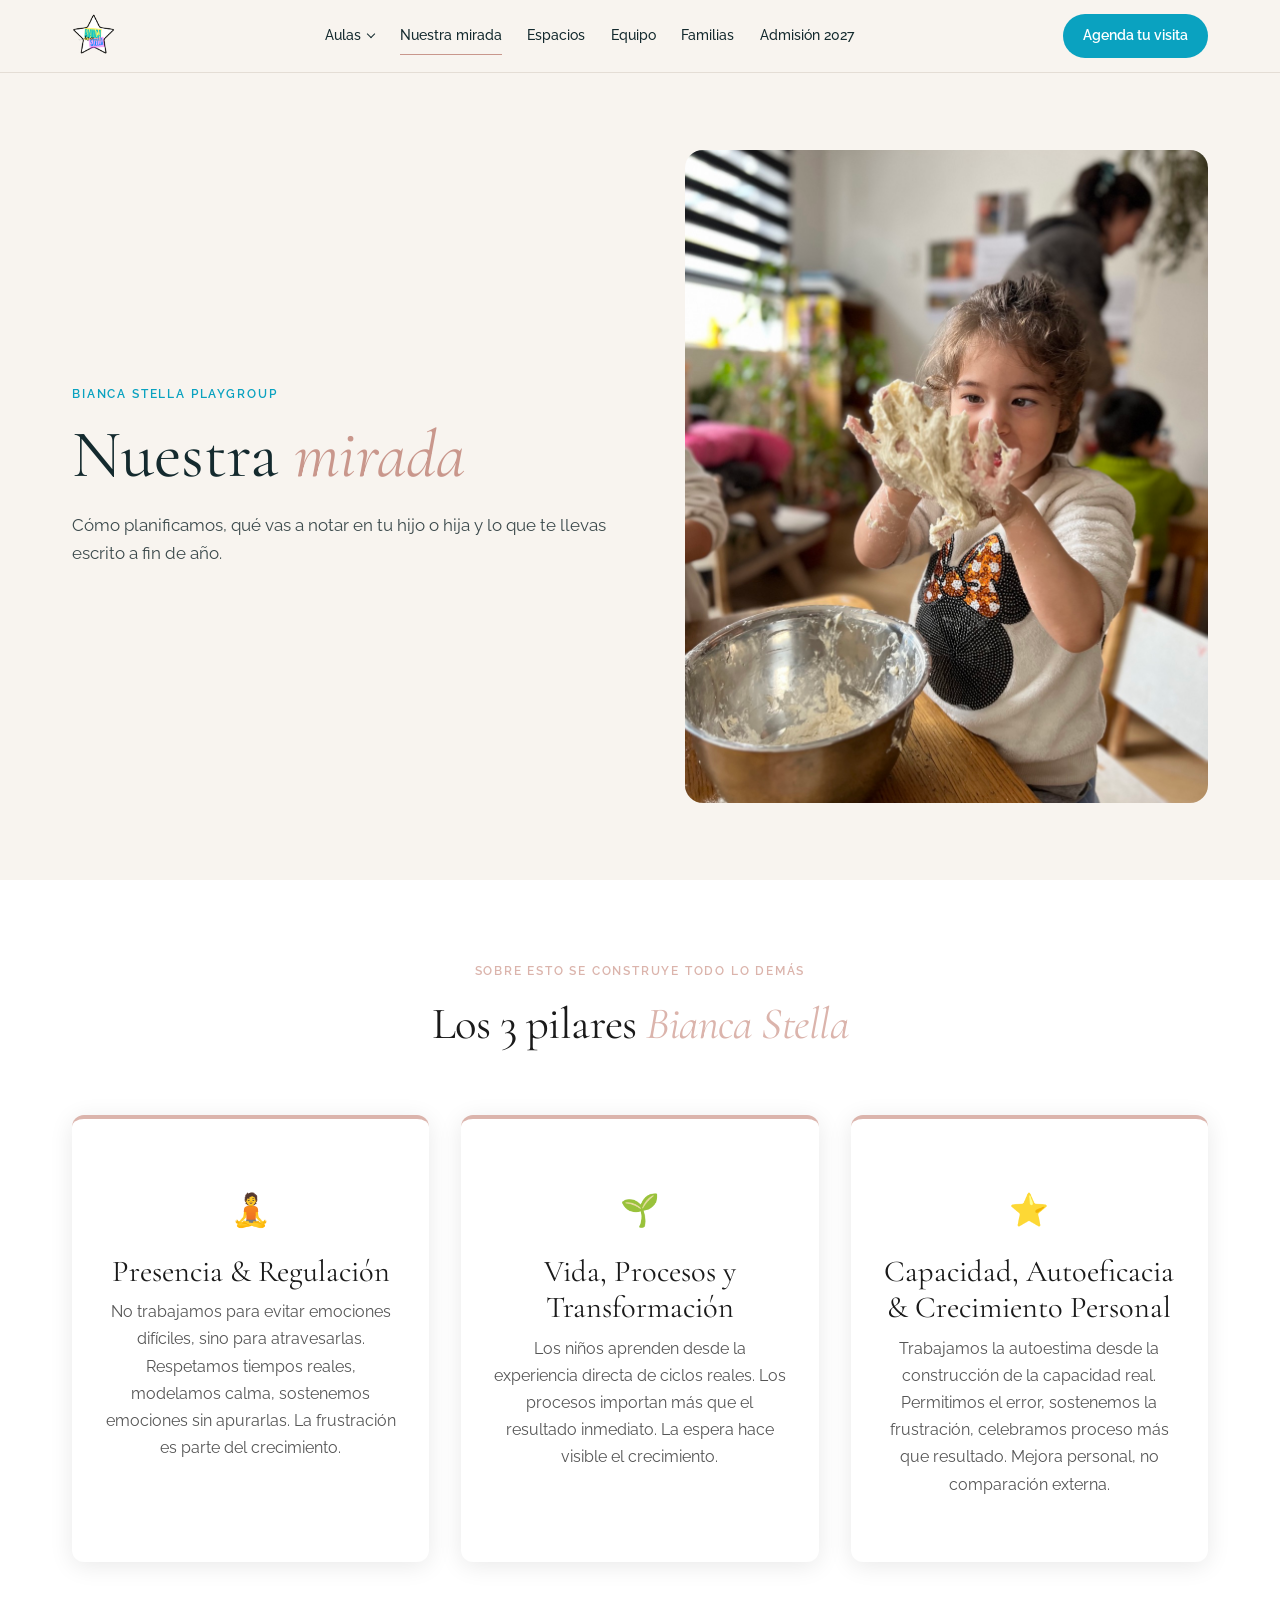
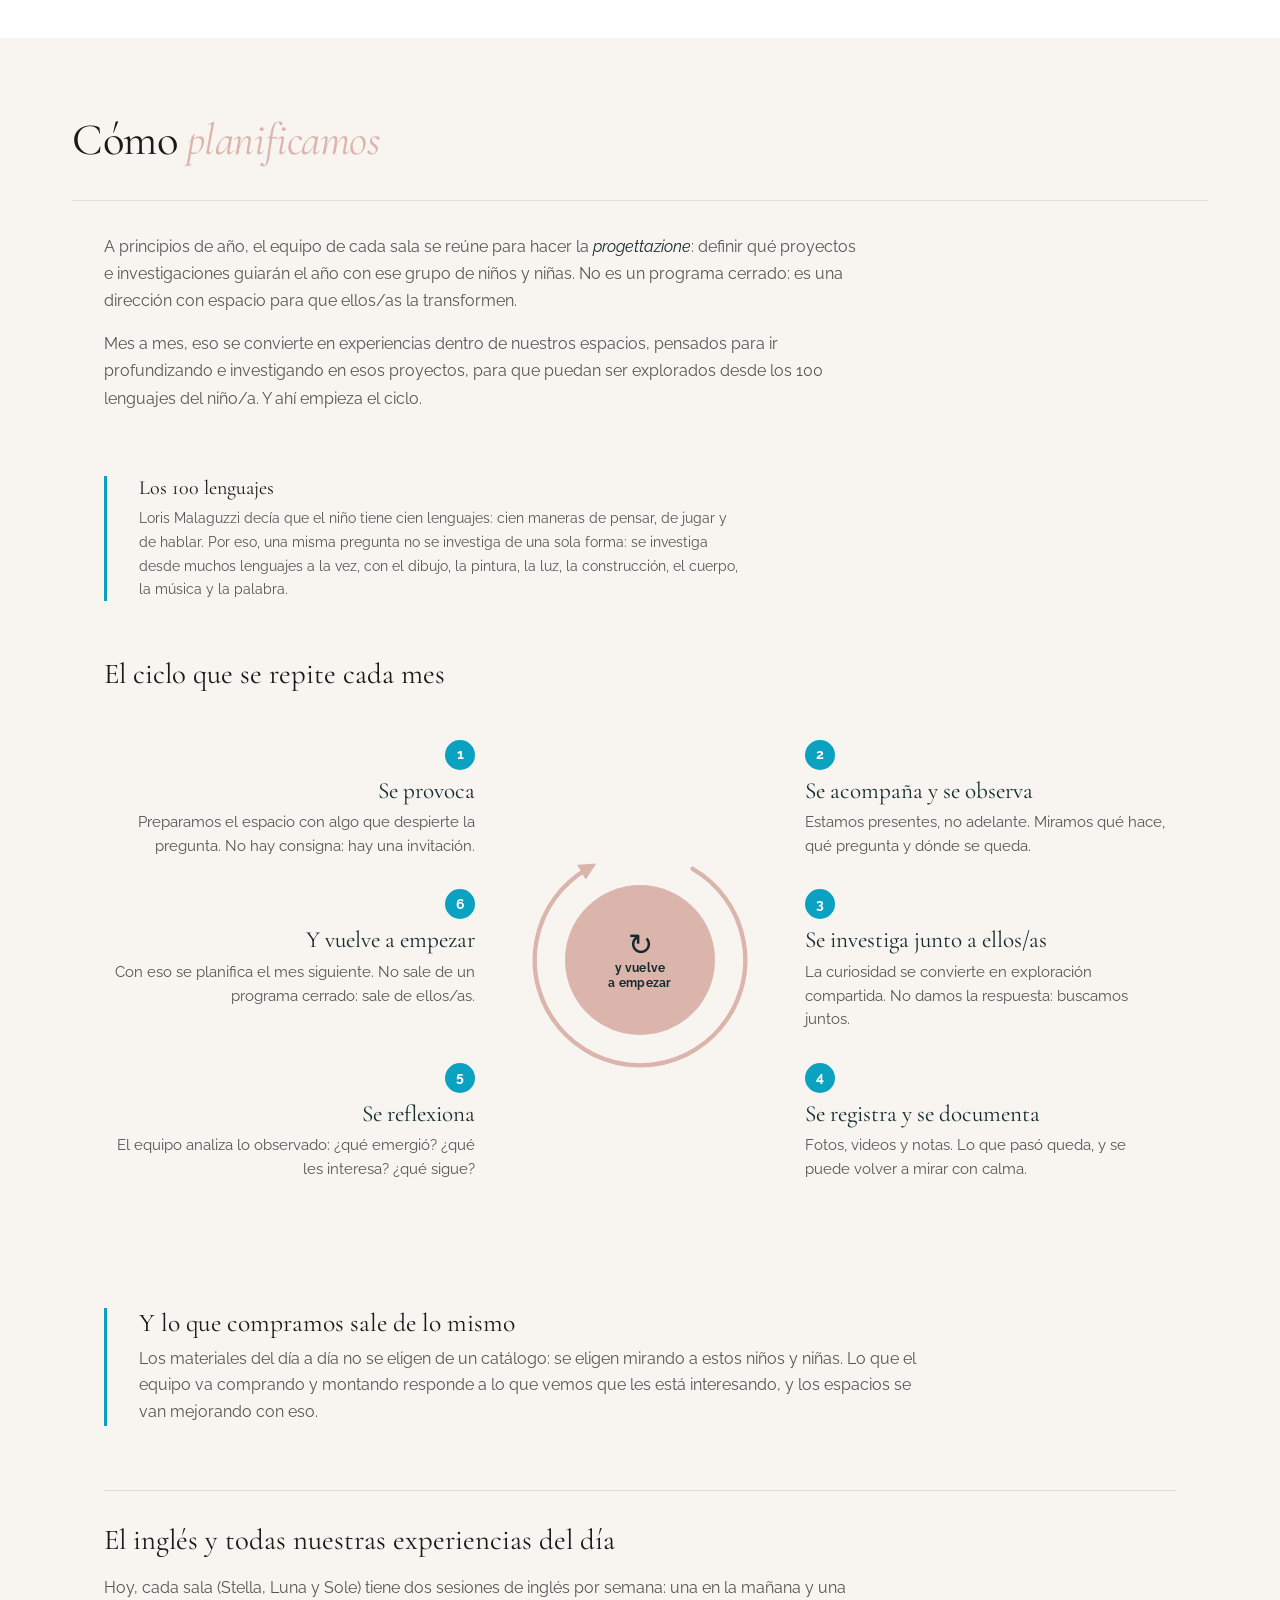
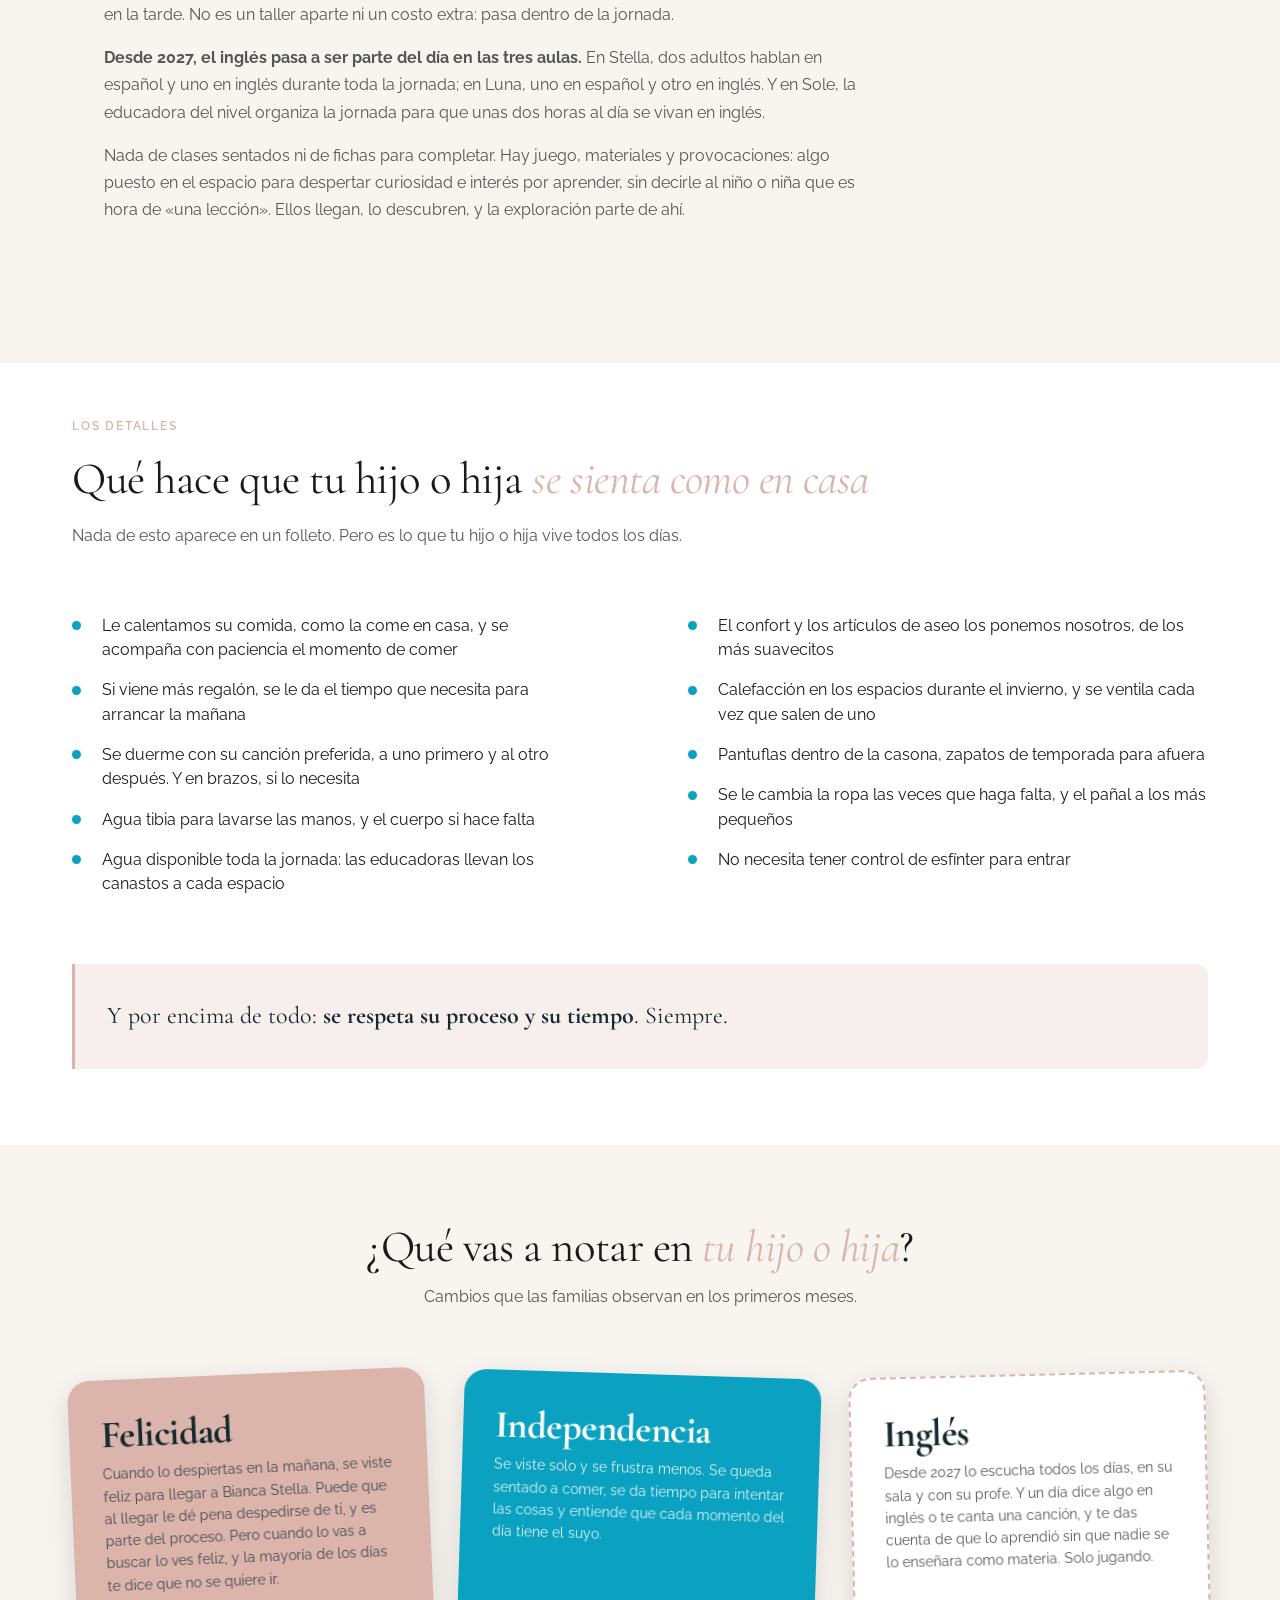
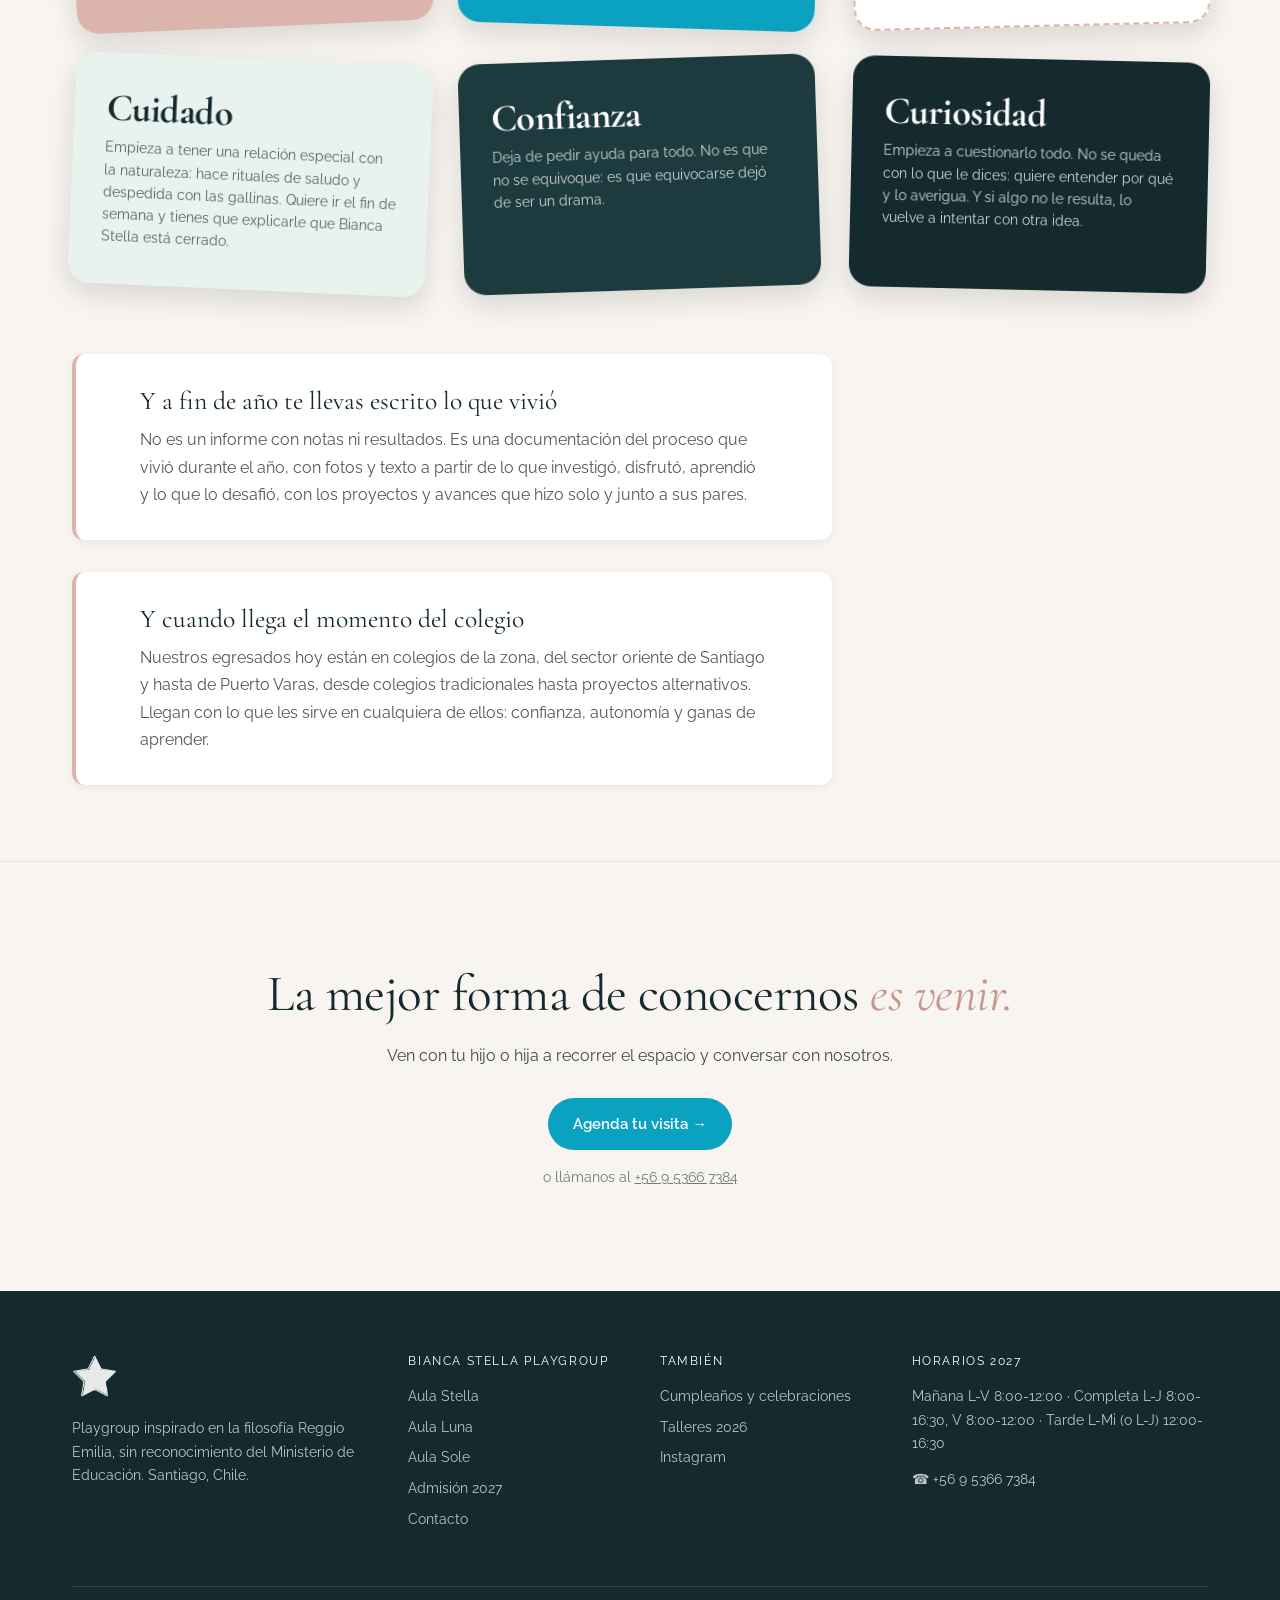
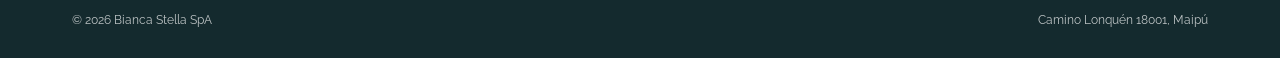
<file: nuestra-mirada/index.html>
<!DOCTYPE html>
<html lang="es">
<head>
<meta charset="UTF-8">
<meta name="viewport" content="width=device-width, initial-scale=1.0">
<title>Nuestra mirada | Bianca Stella Playgroup</title>
<meta name="description" content="Cómo planificamos, los 100 lenguajes, los pilares y lo que vas a notar en tu hijo o hija en Bianca Stella Playgroup.">
<link rel="canonical" href="https://biancastella.cl/nuestra-mirada/">
<link rel="icon" href="../img/logo_bs.png" type="image/png">
<link rel="preconnect" href="https://fonts.googleapis.com">
<link rel="preconnect" href="https://fonts.gstatic.com" crossorigin>
<link href="https://fonts.googleapis.com/css2?family=Cormorant+Garamond:ital,wght@0,400;0,600;0,700;1,400&family=Raleway:wght@300;400;500;600;700&display=swap" rel="stylesheet">
<link rel="stylesheet" href="../css/styles.css?v=20261103b">
<link rel="stylesheet" href="../css/paginas.css?v=20261114b">
<!-- Google Tag Manager -->
<script>(function(w,d,s,l,i){w[l]=w[l]||[];w[l].push({'gtm.start':new Date().getTime(),event:'gtm.js'});var f=d.getElementsByTagName(s)[0],j=d.createElement(s),dl=l!='dataLayer'?'&l='+l:'';j.async=true;j.src='https://www.googletagmanager.com/gtm.js?id='+i+dl;f.parentNode.insertBefore(j,f);})(window,document,'script','dataLayer','GTM-PHJHM3W');</script>
</head>
<body class="np">
<nav class="nv" id="nv">
  <div class="np-cont">
    <a href="../" class="nv-logo"><img src="../img/logo_bs.png" alt="Bianca Stella"></a>
    <div class="nv-links">
      <div class="nv-drop">
        <button type="button">Aulas</button>
        <div class="nv-menu">
          <a href="../aula-stella/">Aula Stella <span>1 y 2 años</span></a>
          <a href="../aula-luna/">Aula Luna <span>2 y 3 años</span></a>
          <a href="../aula-sole/">Aula Sole <span>4 a 6 años</span></a>
        </div>
      </div>
      <a href="../nuestra-mirada/" class="activo">Nuestra mirada</a><a href="../espacios/">Espacios</a><a href="../equipo/">Equipo</a><a href="../familias/">Familias</a>
      <a href="../admision/">Admisión 2027</a>
    </div>
    <a href="https://wa.me/56953667384?text=Hola%21%20Vengo%20del%20sitio%20de%20Bianca%20Stella%20y%20quiero%20agendar%20una%20visita." class="nv-btn" target="_blank" rel="noopener">Agenda tu visita</a>
    <button class="nv-toggle" type="button" aria-label="Menú"><span></span><span></span><span></span></button>
  </div>
</nav>
<div class="nv-movil">
  <a href="../aula-stella/" class="sub">Aula Stella · 1 y 2 años</a>
  <a href="../aula-luna/" class="sub">Aula Luna · 2 y 3 años</a>
  <a href="../aula-sole/" class="sub">Aula Sole · 4 a 6 años</a>
  <a href="../nuestra-mirada/">Nuestra mirada</a><a href="../espacios/">Espacios</a><a href="../equipo/">Equipo</a><a href="../familias/">Familias</a>
  <a href="../admision/">Admisión 2027</a>
</div>
<header class="ph">
  <div class="np-cont">
    <div>
      <span class="ph-eyebrow">Bianca Stella Playgroup</span>
      <h1>Nuestra <em>mirada</em></h1>
      <p>Cómo planificamos, qué vas a notar en tu hijo o hija y lo que te llevas escrito a fin de año.</p>
    </div>
    <div class="ph-foto"><img src="../img/n_masa.jpg" alt="Una niña muestra sus manos cubiertas de masa"></div>
  </div>
</header><section class="section">
  <div class="container">
    <div class="pilares-head anim">
      <span class="eyebrow">Sobre esto se construye todo lo demás</span>
      <h2>Los 3 pilares <em>Bianca Stella</em></h2>
    </div>

    <div class="pillars-grid">
      <div class="pillar-card card anim">
        <span class="pillar-emoji">&#x1F9D8;</span>
        <h3>Presencia &amp; Regulación</h3>
        <p>No trabajamos para evitar emociones difíciles, sino para atravesarlas. Respetamos tiempos reales, modelamos calma, sostenemos emociones sin apurarlas. La frustración es parte del crecimiento.</p>
      </div>
      <div class="pillar-card card anim anim-delay-1">
        <span class="pillar-emoji">&#x1F331;</span>
        <h3>Vida, Procesos y Transformación</h3>
        <p>Los niños aprenden desde la experiencia directa de ciclos reales. Los procesos importan más que el resultado inmediato. La espera hace visible el crecimiento.</p>
      </div>
      <div class="pillar-card card anim anim-delay-2">
        <span class="pillar-emoji">&#x2B50;</span>
        <h3>Capacidad, Autoeficacia &amp; Crecimiento Personal</h3>
        <p>Trabajamos la autoestima desde la construcción de la capacidad real. Permitimos el error, sostenemos la frustración, celebramos proceso más que resultado. Mejora personal, no comparación externa.</p>
      </div>
    </div>
  </div>
</section><section class="section section-light" id="planificacion">
  <div class="container">
    <h2 class="anim">C&oacute;mo <em>planificamos</em></h2>
    <div class="pd-contenido" style="margin-top:var(--space-md);">
        <div class="ing-intro">
          <p>A principios de año, el equipo de cada sala se reúne para hacer la <em>progettazione</em>: definir qué proyectos e investigaciones guiarán el año con ese grupo de niños y niñas. No es un programa cerrado: es una dirección con espacio para que ellos/as la transformen.</p>
          <p>Mes a mes, eso se convierte en experiencias dentro de nuestros espacios, pensados para ir profundizando e investigando en esos proyectos, para que puedan ser explorados desde los 100 lenguajes del niño/a. Y ahí empieza el ciclo.</p>
        </div>

        <div class="casa-materiales cien-lenguajes" style="max-width:640px;">
      <h3 style="font-size:1.25rem;">Los 100 lenguajes</h3>
      <p style="font-size:.9rem;line-height:1.65;">Loris Malaguzzi dec&iacute;a que el ni&ntilde;o tiene cien lenguajes: cien maneras de pensar, de jugar y de hablar. Por eso, una misma pregunta no se investiga de una sola forma: se investiga desde muchos lenguajes a la vez, con el dibujo, la pintura, la luz, la construcci&oacute;n, el cuerpo, la m&uacute;sica y la palabra.</p>
    </div>

        <h3 class="pd-titulo" style="margin-top:3.5rem;">El ciclo que se repite cada mes</h3>
    <div class="ciclo ciclo--6">
      <svg class="ciclo-anillo" viewBox="0 0 200 200" aria-hidden="true" focusable="false">
        <defs>
          <marker id="ciclo-punta" viewBox="0 0 10 10" refX="4" refY="5"
                  markerWidth="4" markerHeight="4" orient="auto">
            <path d="M 0 0 L 10 5 L 0 10 z" fill="#dbb4ac"/>
          </marker>
        </defs>
        <path d="M 139.00 32.45 A 78 78 0 1 1 61.00 32.45" fill="none" stroke="#dbb4ac" stroke-width="3.2"
              stroke-linecap="round" marker-end="url(#ciclo-punta)"/>
      </svg>

      <div class="ciclo-centro"><span class="cc-simbolo">&#8635;</span><span class="cc-texto">y vuelve<br>a empezar</span></div>

      <div class="ciclo-paso cp-1">
        <span class="cp-num">1</span>
        <h4>Se provoca</h4>
        <p>Preparamos el espacio con algo que despierte la pregunta. No hay consigna: hay una invitación.</p>
      </div>
      <div class="ciclo-paso cp-2">
        <span class="cp-num">2</span>
        <h4>Se acompaña y se observa</h4>
        <p>Estamos presentes, no adelante. Miramos qué hace, qué pregunta y dónde se queda.</p>
      </div>
      <div class="ciclo-paso cp-3">
        <span class="cp-num">3</span>
        <h4>Se investiga junto a ellos/as</h4>
        <p>La curiosidad se convierte en exploración compartida. No damos la respuesta: buscamos juntos.</p>
      </div>
      <div class="ciclo-paso cp-4">
        <span class="cp-num">4</span>
        <h4>Se registra y se documenta</h4>
        <p>Fotos, videos y notas. Lo que pasó queda, y se puede volver a mirar con calma.</p>
      </div>
      <div class="ciclo-paso cp-5">
        <span class="cp-num">5</span>
        <h4>Se reflexiona</h4>
        <p>El equipo analiza lo observado: ¿qué emergió? ¿qué les interesa? ¿qué sigue?</p>
      </div>
      <div class="ciclo-paso cp-6">
        <span class="cp-num">6</span>
        <h4>Y vuelve a empezar</h4>
        <p>Con eso se planifica el mes siguiente. No sale de un programa cerrado: sale de ellos/as.</p>
      </div>
    </div>
    <div class="casa-materiales">
      <h3>Y lo que compramos sale de lo mismo</h3>
      <p>Los materiales del d&iacute;a a d&iacute;a no se eligen de un cat&aacute;logo: se eligen mirando a estos ni&ntilde;os y ni&ntilde;as. Lo que el equipo va comprando y montando responde a lo que vemos que les est&aacute; interesando, y los espacios se van mejorando con eso.</p>
    </div>

        <h3 class="pd-titulo pd-titulo--2">El inglés y todas nuestras experiencias del día</h3>
    <div class="ing-intro">
          <p>Hoy, cada sala (Stella, Luna y Sole) tiene dos sesiones de inglés por semana: una en la mañana y una en la tarde. No es un taller aparte ni un costo extra: pasa dentro de la jornada.</p>
          <p><strong>Desde 2027, el inglés pasa a ser parte del día en las tres aulas.</strong> En Stella, dos adultos hablan en español y uno en inglés durante toda la jornada; en Luna, uno en español y otro en inglés. Y en Sole, la educadora del nivel organiza la jornada para que unas dos horas al día se vivan en inglés.</p>
          <p>Nada de clases sentados ni de fichas para completar. Hay juego, materiales y provocaciones: algo puesto en el espacio para despertar curiosidad e interés por aprender, sin decirle al niño o niña que es hora de &laquo;una lección&raquo;. Ellos llegan, lo descubren, y la exploración parte de ahí.</p>
        </div>

        
      </div>
  </div>
</section><section class="section" id="como-en-casa">
  <div class="container">
    <span class="eyebrow anim">Los detalles</span>
    <h2 class="anim anim-delay-1">Qué hace que tu hijo o hija <em>se sienta como en casa</em></h2>
    <p class="anim anim-delay-2" style="max-width:660px;margin-top:var(--space-sm);">Nada de esto aparece en un folleto. Pero es lo que tu hijo o hija vive todos los días.</p>

    <ul class="casa-lista anim">
      <li>Le calentamos su comida, como la come en casa, y se acompaña con paciencia el momento de comer</li>
      <li>Si viene más regalón, se le da el tiempo que necesita para arrancar la mañana</li>
      <li>Se duerme con su canción preferida, a uno primero y al otro después. Y en brazos, si lo necesita</li>
      <li>Agua tibia para lavarse las manos, y el cuerpo si hace falta</li>
      <li>Agua disponible toda la jornada: las educadoras llevan los canastos a cada espacio</li>
      <li>El confort y los artículos de aseo los ponemos nosotros, de los más suavecitos</li>
      <li>Calefacción en los espacios durante el invierno, y se ventila cada vez que salen de uno</li>
      <li>Pantuflas dentro de la casona, zapatos de temporada para afuera</li>
      <li>Se le cambia la ropa las veces que haga falta, y el pañal a los más pequeños</li>
      <li>No necesita tener control de esfínter para entrar</li>
    </ul>

    <p class="casa-cierre anim">Y por encima de todo: <strong>se respeta su proceso y su tiempo</strong>. Siempre.</p>
  </div>
</section><section class="section section-light" id="promovemos">
  <div class="container">
    <div class="promesa-head">
      <h2 class="anim anim-delay-1">¿Qué vas a notar en <em>tu hijo o hija</em>?</h2>
      <p class="anim anim-delay-2">Cambios que las familias observan en los primeros meses.</p>
    </div>

    <div class="stickers-grid">
      <div class="sticker sticker-rosa anim">
        <span class="sticker-word">Felicidad</span>
        <p>Cuando lo despiertas en la mañana, se viste feliz para llegar a Bianca Stella. Puede que al llegar le dé pena despedirse de ti, y es parte del proceso. Pero cuando lo vas a buscar lo ves feliz, y la mayoría de los días te dice que no se quiere ir.</p>
      </div>
      <div class="sticker sticker-turquesa anim anim-delay-1">
        <span class="sticker-word">Independencia</span>
        <p>Se viste solo y se frustra menos. Se queda sentado a comer, se da tiempo para intentar las cosas y entiende que cada momento del día tiene el suyo.</p>
      </div>
      <div class="sticker sticker-blanco anim anim-delay-2">
        <span class="sticker-word">Inglés</span>
        <p>Desde 2027 lo escucha todos los días, en su sala y con su profe. Y un día dice algo en inglés o te canta una canción, y te das cuenta de que lo aprendió sin que nadie se lo enseñara como materia. Solo jugando.</p>
      </div>
      <div class="sticker sticker-crema anim">
        <span class="sticker-word">Cuidado</span>
        <p>Empieza a tener una relación especial con la naturaleza: hace rituales de saludo y despedida con las gallinas. Quiere ir el fin de semana y tienes que explicarle que Bianca Stella está cerrado.</p>
      </div>
      <div class="sticker sticker-verde-claro anim anim-delay-1">
        <span class="sticker-word">Confianza</span>
        <p>Deja de pedir ayuda para todo. No es que no se equivoque: es que equivocarse dejó de ser un drama.</p>
      </div>
      <div class="sticker sticker-verde anim anim-delay-2">
        <span class="sticker-word">Curiosidad</span>
        <p>Empieza a cuestionarlo todo. No se queda con lo que le dices: quiere entender por qué y lo averigua. Y si algo no le resulta, lo vuelve a intentar con otra idea.</p>
      </div>
    </div>

    <div class="registro anim">
      <h3>Y a fin de a&ntilde;o te llevas escrito lo que vivi&oacute;</h3>
      <p>No es un informe con notas ni resultados. Es una documentaci&oacute;n del proceso que vivi&oacute; durante el a&ntilde;o, con fotos y texto a partir de lo que investig&oacute;, disfrut&oacute;, aprendi&oacute; y lo que lo desafi&oacute;, con los proyectos y avances que hizo solo y junto a sus pares.</p>
    </div>
    <div class="registro anim">
      <h3>Y cuando llega el momento del colegio</h3>
      <p>Nuestros egresados hoy est&aacute;n en colegios de la zona, del sector oriente de Santiago y hasta de Puerto Varas, desde colegios tradicionales hasta proyectos alternativos. Llegan con lo que les sirve en cualquiera de ellos: confianza, autonom&iacute;a y ganas de aprender.</p>
    </div>

  </div>
</section>
<section class="nc">
  <div class="np-cont">
    <h2>La mejor forma de conocernos <em>es venir.</em></h2>
    <p>Ven con tu hijo o hija a recorrer el espacio y conversar con nosotros.</p>
    <a href="https://wa.me/56953667384?text=Hola%21%20Vengo%20del%20sitio%20de%20Bianca%20Stella%20y%20quiero%20agendar%20una%20visita." class="nv-btn" style="padding:.85rem 1.6rem;font-size:.92rem" target="_blank" rel="noopener">Agenda tu visita &rarr;</a>
    <small>o llámanos al <a href="tel:+56953667384">+56 9 5366 7384</a></small>
  </div>
</section>
<footer class="nf">
  <div class="np-cont">
    <div class="nf-grid">
      <div>
        <img src="../img/logo_bs.png" alt="Bianca Stella">
        <p>Playgroup inspirado en la filosofía Reggio Emilia, sin reconocimiento del Ministerio de Educación. Santiago, Chile.</p>
      </div>
      <div>
        <h4>Bianca Stella Playgroup</h4>
        <ul>
          <li><a href="../aula-stella/">Aula Stella</a></li>
          <li><a href="../aula-luna/">Aula Luna</a></li>
          <li><a href="../aula-sole/">Aula Sole</a></li>
          <li><a href="../admision/">Admisión 2027</a></li>
          <li><a href="../contacto/">Contacto</a></li>
        </ul>
      </div>
      <div>
        <h4>También</h4>
        <ul>
          <li><a href="../celebraciones/">Cumpleaños y celebraciones</a></li>
          <li><a href="../talleres/">Talleres 2026</a></li>
          <li><a href="https://www.instagram.com/biancastella.cl/" target="_blank" rel="noopener">Instagram</a></li>
        </ul>
      </div>
      <div>
        <h4>Horarios 2027</h4>
        <p>Mañana L-V 8:00-12:00 · Completa L-J 8:00-16:30, V 8:00-12:00 · Tarde L-Mi (o L-J) 12:00-16:30</p>
        <p style="margin-top:.8rem">&#9742; +56 9 5366 7384</p>
      </div>
    </div>
    <div class="nf-pie">
      <span>&copy; 2026 Bianca Stella SpA</span>
      <span>Camino Lonquén 18001, Maipú</span>
    </div>
  </div>
</footer>
<!-- GTM noscript -->
<noscript><iframe src="https://www.googletagmanager.com/ns.html?id=GTM-PHJHM3W" height="0" width="0" style="display:none;visibility:hidden"></iframe></noscript>
<!-- GA4 -->
<script async src="https://www.googletagmanager.com/gtag/js?id=G-V60WSFE5XG"></script>
<script>window.dataLayer=window.dataLayer||[];function gtag(){dataLayer.push(arguments);}gtag('js',new Date());gtag('config','G-V60WSFE5XG');</script>
<script src="../js/main.js?v=20261103b"></script>
<script>
  const nv = document.getElementById('nv');
  nv.querySelector('.nv-toggle').addEventListener('click', () => nv.classList.toggle('nv-abierto'));
</script>
</body>
</html>
</file>
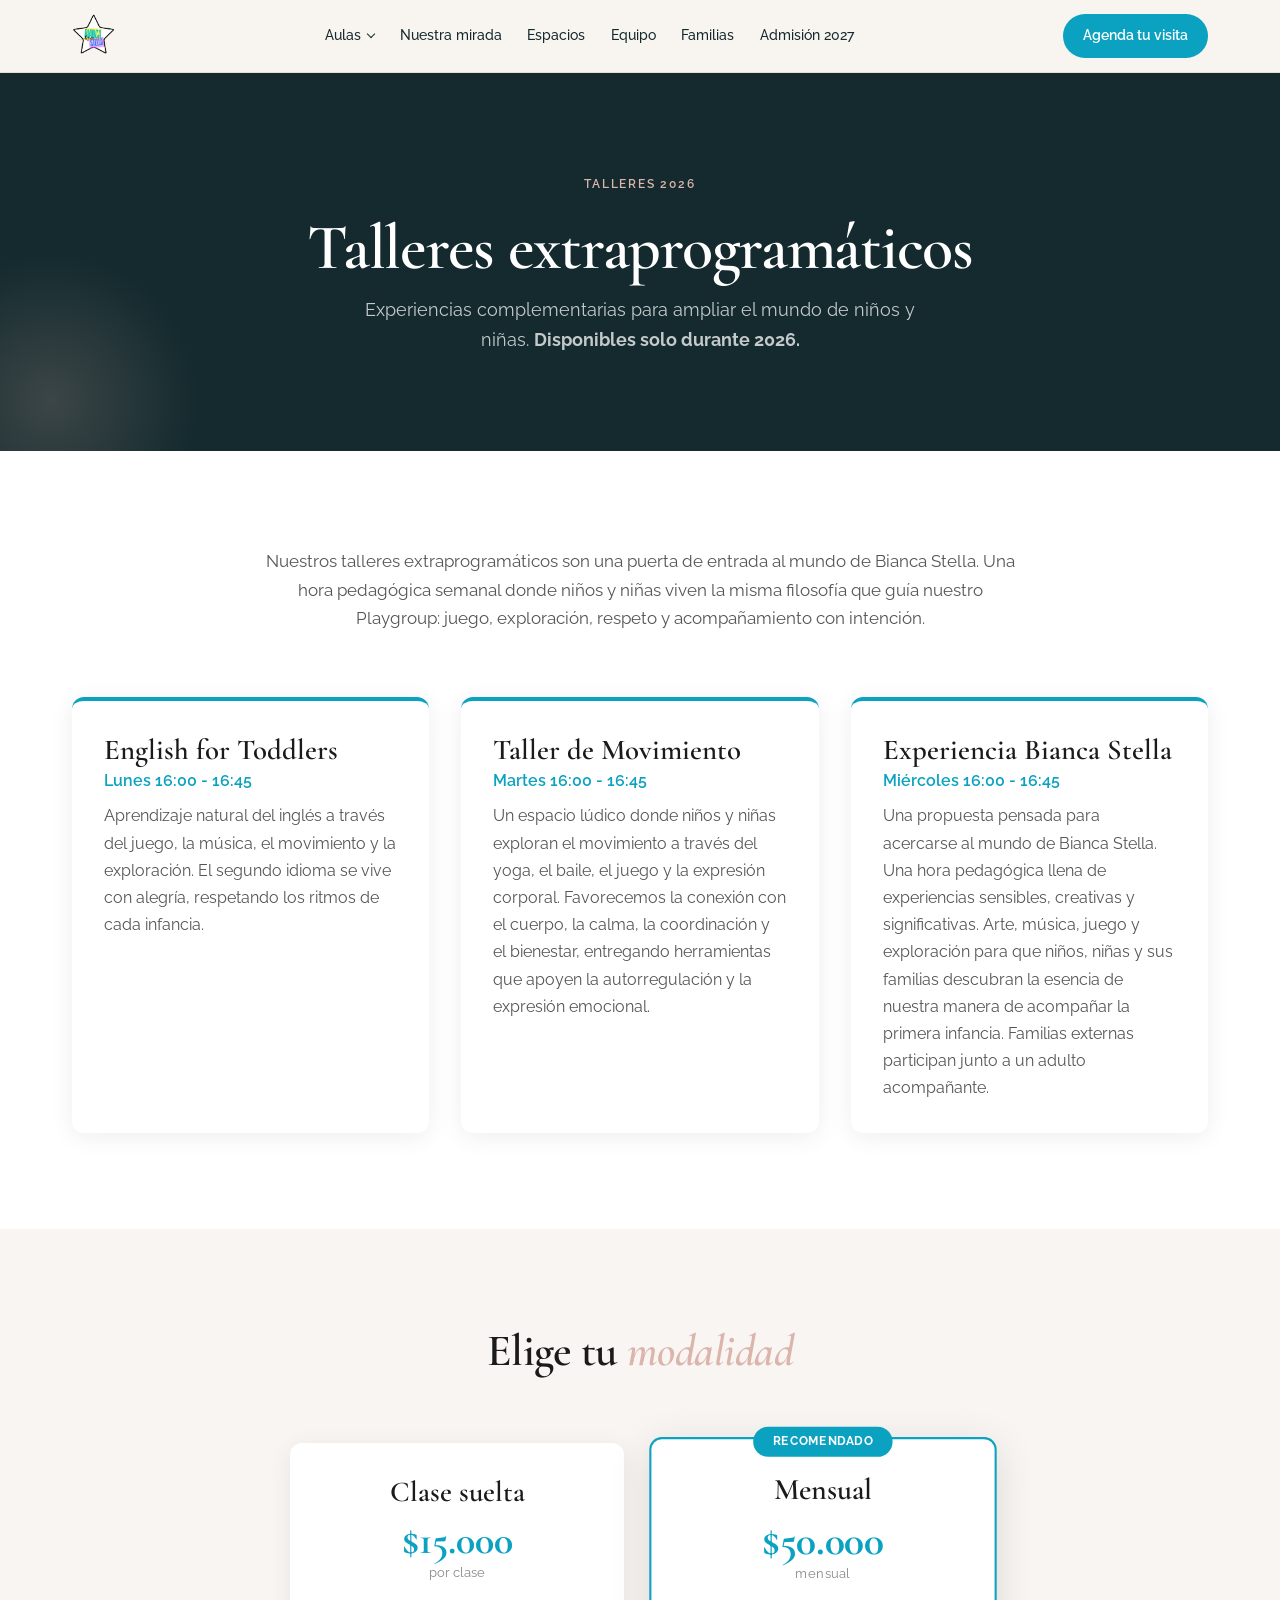
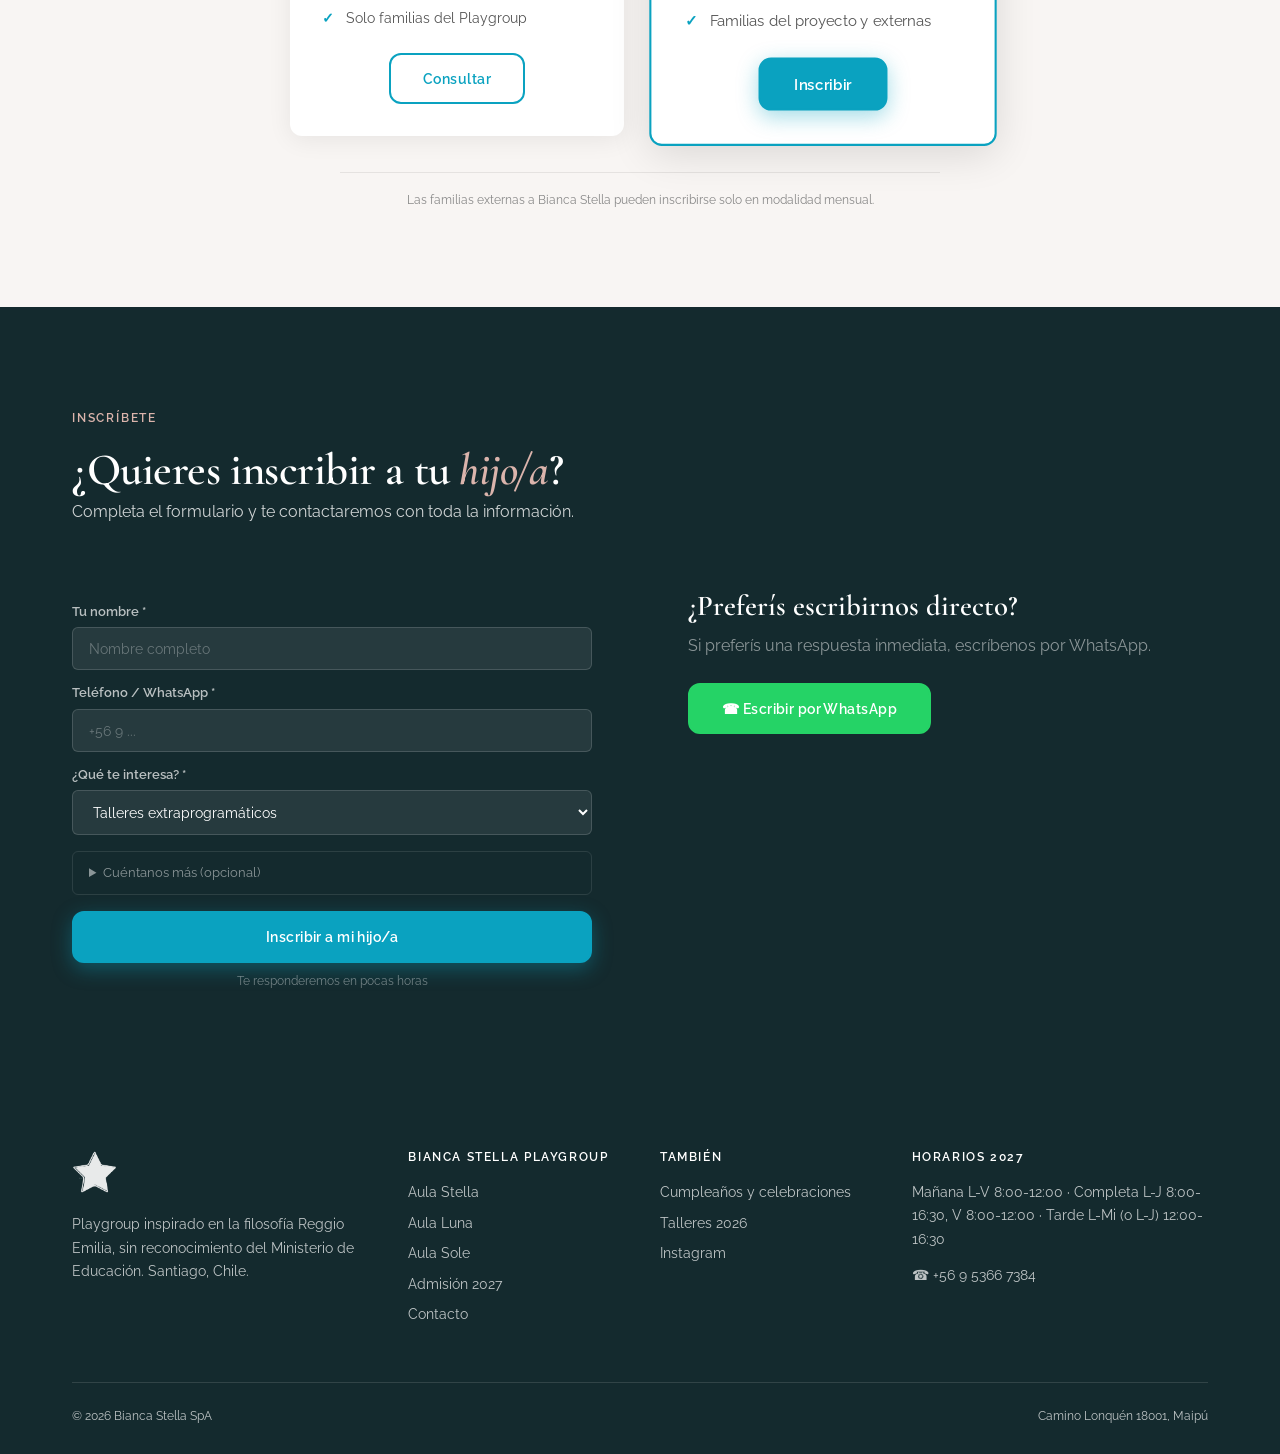
<file: talleres/index.html>
<!DOCTYPE html>
<html lang="es">
<head>
  <meta charset="UTF-8">
  <meta name="viewport" content="width=device-width, initial-scale=1.0">
  <title>Talleres Extraprogramáticos | Bianca Stella Playgroup</title>
  <meta name="description" content="English, Movimiento y Exploración para niños. Talleres extraprogramáticos en Bianca Stella. Abierto a familias externas.">
  <meta property="og:title" content="Talleres Extraprogramáticos | Bianca Stella Playgroup">
  <meta property="og:description" content="English, Movimiento y Exploración para niños. Talleres extraprogramáticos en Bianca Stella.">
  <meta property="og:image" content="../img/hero.jpg">
  <meta property="og:url" content="https://biancastella.cl/talleres">
  <meta property="og:type" content="website">
  <link rel="icon" href="../img/logo_bs.png" type="image/png">
  <link rel="preconnect" href="https://fonts.googleapis.com">
  <link rel="preconnect" href="https://fonts.gstatic.com" crossorigin>
  <link href="https://fonts.googleapis.com/css2?family=Cormorant+Garamond:ital,wght@0,400;0,600;0,700;1,400&family=Raleway:wght@300;400;500;600;700&display=swap" rel="stylesheet">
  <link rel="stylesheet" href="../css/styles.css?v=20261103b">
  <link rel="stylesheet" href="../css/paginas.css?v=20261114b">
  <!-- Google Tag Manager -->
  <script>(function(w,d,s,l,i){w[l]=w[l]||[];w[l].push({'gtm.start':new Date().getTime(),event:'gtm.js'});var f=d.getElementsByTagName(s)[0],j=d.createElement(s),dl=l!='dataLayer'?'&l='+l:'';j.async=true;j.src='https://www.googletagmanager.com/gtm.js?id='+i+dl;f.parentNode.insertBefore(j,f);})(window,document,'script','dataLayer','GTM-PHJHM3W');</script>
  <script type="application/ld+json">
{
  "@context": "https://schema.org",
  "@type": "LocalBusiness",
  "name": "Bianca Stella Playgroup",
  "description": "Proyecto para la primera infancia inspirado en la filosofía Reggio Emilia",
  "url": "https://biancastella.cl",
  "telephone": "+56953667384",
  "address": {
    "@type": "PostalAddress",
    "streetAddress": "Camino Lonquén 18001",
    "addressLocality": "Maipú",
    "addressCountry": "CL"
  },
  "openingHours": ["Mo-We 08:00-15:45", "Th-Fr 08:00-12:00"],
  "priceRange": "$199.000 - $389.000 CLP/mes"
}
</script>
</head>
<body class="np-nav">

<nav class="nv" id="nv">
  <div class="np-cont">
    <a href="../" class="nv-logo"><img src="../img/logo_bs.png" alt="Bianca Stella"></a>
    <div class="nv-links">
      <div class="nv-drop">
        <button type="button">Aulas</button>
        <div class="nv-menu">
          <a href="../aula-stella/">Aula Stella <span>1 y 2 años</span></a>
          <a href="../aula-luna/">Aula Luna <span>2 y 3 años</span></a>
          <a href="../aula-sole/">Aula Sole <span>4 a 6 años</span></a>
        </div>
      </div>
      <a href="../nuestra-mirada/">Nuestra mirada</a><a href="../espacios/">Espacios</a><a href="../equipo/">Equipo</a><a href="../familias/">Familias</a>
      <a href="../admision/">Admisión 2027</a>
    </div>
    <a href="https://wa.me/56953667384?text=Hola%21%20Vengo%20del%20sitio%20de%20Bianca%20Stella%20y%20quiero%20agendar%20una%20visita." class="nv-btn" target="_blank" rel="noopener">Agenda tu visita</a>
    <button class="nv-toggle" type="button" aria-label="Menú"><span></span><span></span><span></span></button>
  </div>
</nav>
<div class="nv-movil">
  <a href="../aula-stella/" class="sub">Aula Stella · 1 y 2 años</a>
  <a href="../aula-luna/" class="sub">Aula Luna · 2 y 3 años</a>
  <a href="../aula-sole/" class="sub">Aula Sole · 4 a 6 años</a>
  <a href="../nuestra-mirada/">Nuestra mirada</a><a href="../espacios/">Espacios</a><a href="../equipo/">Equipo</a><a href="../familias/">Familias</a>
  <a href="../admision/">Admisión 2027</a>
</div>

<!-- Page Hero -->
<section class="page-hero">
  <div class="container">
    <div class="eyebrow">Talleres 2026</div>
    <h1>Talleres extraprogramáticos</h1>
    <p>Experiencias complementarias para ampliar el mundo de niños y niñas. <strong>Disponibles solo durante 2026.</strong></p>
  </div>
  <div class="hero-accent"></div>
</section>

<!-- Los talleres -->
<section class="section">
  <div class="container">
    <p class="anim" style="max-width:750px;margin:0 auto var(--space-lg);text-align:center;font-size:1.05rem;">Nuestros talleres extraprogramáticos son una puerta de entrada al mundo de Bianca Stella. Una hora pedagógica semanal donde niños y niñas viven la misma filosofía que guía nuestro Playgroup: juego, exploración, respeto y acompañamiento con intención.</p>
    <div class="pillars-grid">
      <div class="card card-bordered anim">
        <h3>English for Toddlers</h3>
        <p style="color:var(--turquesa);font-weight:600;margin-bottom:var(--space-xs);">Lunes 16:00 - 16:45</p>
        <p>Aprendizaje natural del inglés a través del juego, la música, el movimiento y la exploración. El segundo idioma se vive con alegría, respetando los ritmos de cada infancia.</p>
      </div>
      <div class="card card-bordered anim anim-delay-1">
        <h3>Taller de Movimiento</h3>
        <p style="color:var(--turquesa);font-weight:600;margin-bottom:var(--space-xs);">Martes 16:00 - 16:45</p>
        <p>Un espacio lúdico donde niños y niñas exploran el movimiento a través del yoga, el baile, el juego y la expresión corporal. Favorecemos la conexión con el cuerpo, la calma, la coordinación y el bienestar, entregando herramientas que apoyen la autorregulación y la expresión emocional.</p>
      </div>
      <div class="card card-bordered anim anim-delay-2">
        <h3>Experiencia Bianca Stella</h3>
        <p style="color:var(--turquesa);font-weight:600;margin-bottom:var(--space-xs);">Miércoles 16:00 - 16:45</p>
        <p>Una propuesta pensada para acercarse al mundo de Bianca Stella. Una hora pedagógica llena de experiencias sensibles, creativas y significativas. Arte, música, juego y exploración para que niños, niñas y sus familias descubran la esencia de nuestra manera de acompañar la primera infancia. Familias externas participan junto a un adulto acompañante.</p>
      </div>
    </div>
  </div>
</section>

<!-- Precios -->
<section class="section section-light">
  <div class="container" style="text-align:center;">
    <h2 style="margin-bottom:var(--space-lg);">Elige tu <em>modalidad</em></h2>
    <div class="pricing-grid" style="max-width:700px;margin:0 auto;grid-template-columns:1fr 1fr;">
      <div class="pricing-card anim">
        <h3>Clase suelta</h3>
        <div class="price-amount">$15.000</div>
        <div class="price-period">por clase</div>
        <ul class="pricing-features">
          <li>Solo familias del Playgroup</li>
        </ul>
        <a href="https://wa.me/56953667384" class="btn btn-outline">Consultar</a>
      </div>
      <div class="pricing-card featured anim anim-delay-1">
        <span class="price-popular">Recomendado</span>
        <h3>Mensual</h3>
        <div class="price-amount">$50.000</div>
        <div class="price-period">mensual</div>
        <ul class="pricing-features">
          <li>Familias del proyecto y externas</li>
        </ul>
        <a href="https://wa.me/56953667384" class="btn btn-primary">Inscribir</a>
      </div>
    </div>
    <p class="legal-note" style="margin-top:var(--space-md);max-width:600px;margin-left:auto;margin-right:auto;">Las familias externas a Bianca Stella pueden inscribirse solo en modalidad mensual.</p>
  </div>
</section>

<!-- Contacto — Formulario + WhatsApp -->
<section id="contacto" class="section section-dark">
  <div class="container">
    <span class="eyebrow anim">Inscríbete</span>
    <h2 class="anim anim-delay-1">¿Quieres inscribir a tu <em>hijo/a</em>?</h2>
    <p class="anim anim-delay-2" style="max-width:700px;margin-bottom:var(--space-lg);">Completa el formulario y te contactaremos con toda la información.</p>

    <div style="display:grid;grid-template-columns:1fr 1fr;gap:var(--space-xl);align-items:start;">
      <!-- Left: Form -->
      <div class="anim">
        <form id="leadForm" onsubmit="handleSubmit(event)">
          <input type="hidden" name="pagina" value="Talleres">

          <label>Tu nombre *</label>
          <input type="text" name="nombre" placeholder="Nombre completo" required>

          <label>Teléfono / WhatsApp *</label>
          <input type="tel" name="telefono" placeholder="+56 9 ..." required>

          <label>¿Qué te interesa? *</label>
          <select name="interes" required>
            <option value="Playgroup">Playgroup</option>
            <option value="Celebraciones">Celebraciones / Cumpleaños</option>
            <option value="Talleres" selected>Talleres extraprogramáticos</option>
            <option value="Otro">Otro / Información general</option>
          </select>

          <details class="form-optional">
            <summary>Cuéntanos más (opcional)</summary>
            <div class="form-optional-fields">
              <label>Email</label>
              <input type="email" name="email" placeholder="tu@email.com">

              <label>Nombre del niño/a</label>
              <input type="text" name="nombre_nino" placeholder="Nombre">

              <label>Edad del niño/a</label>
              <select name="edad">
                <option value="">Selecciona</option>
                <option value="6-12 meses">6 a 12 meses</option>
                <option value="1 año">1 año</option>
                <option value="1 año y medio">1 año y medio</option>
                <option value="2 años">2 años</option>
                <option value="2 años y medio">2 años y medio</option>
                <option value="3 años">3 años</option>
                <option value="3 años y medio">3 años y medio</option>
                <option value="4 años">4 años</option>
                <option value="4 años y medio">4 años y medio</option>
                <option value="5 años o más">5 años o más</option>
              </select>

              <label>¿Qué taller te interesa?</label>
              <select name="taller">
                <option value="">Selecciona...</option>
                <option value="English">English for Toddlers</option>
                <option value="Movimiento">Taller de Movimiento</option>
                <option value="Exploración">Experiencia Bianca Stella</option>
                <option value="Todos">Todos los talleres</option>
              </select>
            </div>
          </details>

          <button type="submit" class="btn btn-primary" style="width:100%;justify-content:center;margin-top:1rem;">Inscribir a mi hijo/a</button>
          <p style="font-size:0.75rem;color:rgba(255,255,255,0.4);text-align:center;margin-top:0.5rem;">Te responderemos en pocas horas</p>
        </form>
        <div id="formSuccess" style="display:none;text-align:center;padding:2rem;">
          <h3 style="font-family:var(--font-display);font-size:1.8rem;color:var(--rosa);margin-bottom:0.5rem;">¡Recibimos tu mensaje!</h3>
          <p style="color:rgba(255,255,255,0.7);">Te contactaremos pronto con toda la información sobre los talleres.</p>
        </div>
      </div>

      <!-- Right: WhatsApp + reassurance -->
      <div class="anim anim-delay-1">
        <div style="display:flex;flex-direction:column;justify-content:center;height:100%;">
          <h3 style="color:var(--white);font-family:var(--font-display);font-size:1.8rem;margin-bottom:0.5rem;">¿Preferís escribirnos directo?</h3>
          <p style="color:rgba(255,255,255,0.5);margin-bottom:1.5rem;">Si preferís una respuesta inmediata, escríbenos por WhatsApp.</p>
          <a href="https://wa.me/56953667384?text=Hola%2C%20me%20interesa%20inscribir%20a%20mi%20hijo%2Fa%20en%20los%20talleres%20de%20Bianca%20Stella" class="btn btn-wa" target="_blank" style="display:inline-flex;width:fit-content;">&#9742; Escribir por WhatsApp</a>
        </div>
      </div>
    </div>
  </div>
</section>

<!-- Footer -->
<footer class="nf">
  <div class="np-cont">
    <div class="nf-grid">
      <div>
        <img src="../img/logo_bs.png" alt="Bianca Stella">
        <p>Playgroup inspirado en la filosofía Reggio Emilia, sin reconocimiento del Ministerio de Educación. Santiago, Chile.</p>
      </div>
      <div>
        <h4>Bianca Stella Playgroup</h4>
        <ul>
          <li><a href="../aula-stella/">Aula Stella</a></li>
          <li><a href="../aula-luna/">Aula Luna</a></li>
          <li><a href="../aula-sole/">Aula Sole</a></li>
          <li><a href="../admision/">Admisión 2027</a></li>
          <li><a href="../contacto/">Contacto</a></li>
        </ul>
      </div>
      <div>
        <h4>También</h4>
        <ul>
          <li><a href="../celebraciones/">Cumpleaños y celebraciones</a></li>
          <li><a href="../talleres/">Talleres 2026</a></li>
          <li><a href="https://www.instagram.com/biancastella.cl/" target="_blank" rel="noopener">Instagram</a></li>
        </ul>
      </div>
      <div>
        <h4>Horarios 2027</h4>
        <p>Mañana L-V 8:00-12:00 · Completa L-J 8:00-16:30, V 8:00-12:00 · Tarde L-Mi (o L-J) 12:00-16:30</p>
        <p style="margin-top:.8rem">&#9742; +56 9 5366 7384</p>
      </div>
    </div>
    <div class="nf-pie">
      <span>&copy; 2026 Bianca Stella SpA</span>
      <span>Camino Lonquén 18001, Maipú</span>
    </div>
  </div>
</footer>

<!-- GTM noscript -->
<noscript><iframe src="https://www.googletagmanager.com/ns.html?id=GTM-PHJHM3W" height="0" width="0" style="display:none;visibility:hidden"></iframe></noscript>
<!-- GA4 -->
<script async src="https://www.googletagmanager.com/gtag/js?id=G-V60WSFE5XG"></script>
<script>window.dataLayer=window.dataLayer||[];function gtag(){dataLayer.push(arguments);}gtag('js',new Date());gtag('config','G-V60WSFE5XG');</script>
<script src="../js/main.js"></script>
<script>
async function handleSubmit(e) {
  e.preventDefault();
  const form = e.target;
  const data = new FormData(form);
  const btn = form.querySelector('button[type="submit"]');
  btn.textContent = 'Enviando...';
  btn.disabled = true;

  const SCRIPT_URL = 'https://script.google.com/macros/s/AKfycbyP-yzAudyNhg5sm4ZzsKlhHxG01SwKhvKE-4qMuE-lo_qgywwKG3HabqpOrIxMhRpzUQ/exec';

  try {
    await fetch(SCRIPT_URL, { method: 'POST', body: data });
    form.style.display = 'none';
    document.getElementById('formSuccess').style.display = 'block';
  } catch (err) {
    const nombre = data.get('nombre');
    const interes = data.get('interes') || 'Playgroup';
    const msg = encodeURIComponent('Hola, soy ' + nombre + '. Me interesa información sobre ' + interes + ' en Bianca Stella.');
    if (typeof trackWhatsapp === 'function') trackWhatsapp('form-fallback');
    window.open('https://wa.me/56953667384?text=' + msg, '_blank');
    btn.textContent = 'Enviado ✓';
  }
}
</script>
<script>
  const nv = document.getElementById('nv');
  nv.querySelector('.nv-toggle').addEventListener('click', () => nv.classList.toggle('nv-abierto'));
</script>
</body>
</html>
</file>
<file: css/styles.css>
/* ============================================
   BIANCA STELLA — Global Stylesheet
   Modern & Data-Driven visual direction
   ============================================ */

/* ---------- Custom Properties ---------- */
:root {
  /* Colors */
  --rosa: #dbb4ac;
  --rosa-light: #f7efed;
  --verde: #142a2e;
  --verde-deep: #0e2225;
  --turquesa: #0AA2C0;
  --gris-cool: #f0f4f5;
  --gris-warm: #f8f5f3;
  --white: #ffffff;
  --black: #0d0d0d;
  --text-dark: #1a1a1a;
  --text-light: #555555;
  --text-muted: #888888;
  --wa-green: #25D366;
  --wa-green-hover: #1ebe5d;
  --overlay: rgba(14, 34, 37, 0.65);

  /* Fonts */
  --font-display: 'Cormorant Garamond', serif;
  --font-body: 'Raleway', sans-serif;

  /* Spacing */
  --space-xs: 0.5rem;
  --space-sm: 1rem;
  --space-md: 2rem;
  --space-lg: 4rem;
  --space-xl: 6rem;
  --space-2xl: 8rem;

  /* Radius */
  --radius-sm: 6px;
  --radius-md: 12px;
  --radius-lg: 20px;
  --radius-full: 9999px;

  /* Shadows */
  --shadow-sm: 0 2px 8px rgba(0, 0, 0, 0.06);
  --shadow-md: 0 4px 20px rgba(0, 0, 0, 0.08);
  --shadow-lg: 0 8px 40px rgba(0, 0, 0, 0.12);
  --shadow-card: 0 4px 24px rgba(0, 0, 0, 0.07);

  /* Transitions */
  --ease-out: cubic-bezier(0.16, 1, 0.3, 1);
  --transition-fast: 200ms var(--ease-out);
  --transition-base: 350ms var(--ease-out);
  --transition-slow: 600ms var(--ease-out);
}

/* ---------- Reset ---------- */
*,
*::before,
*::after {
  margin: 0;
  padding: 0;
  box-sizing: border-box;
}

html {
  scroll-behavior: smooth;
  -webkit-text-size-adjust: 100%;
}

body {
  font-family: var(--font-body);
  font-size: 1rem;
  line-height: 1.7;
  color: var(--text-dark);
  background: var(--white);
  -webkit-font-smoothing: antialiased;
  -moz-osx-font-smoothing: grayscale;
  overflow-x: hidden;
}

img {
  display: block;
  max-width: 100%;
  height: auto;
}

a {
  color: inherit;
  text-decoration: none;
  transition: color var(--transition-fast);
}

ul {
  list-style: none;
}

button {
  font: inherit;
  cursor: pointer;
  border: none;
  background: none;
}

/* ---------- Typography ---------- */
h1, h2, h3, h4, h5, h6 {
  font-family: var(--font-display);
  font-weight: 600;
  line-height: 1.2;
  color: var(--text-dark);
}

h1 {
  font-size: clamp(2.4rem, 5vw, 4rem);
  letter-spacing: -0.02em;
}

h2 {
  font-size: clamp(1.8rem, 3.5vw, 2.8rem);
  letter-spacing: -0.01em;
}

h3 {
  font-size: clamp(1.3rem, 2.5vw, 1.8rem);
}

p {
  color: var(--text-light);
}

strong {
  font-weight: 700;
}

em {
  color: var(--rosa);
  font-style: italic;
}

/* ---------- Layout ---------- */
.container {
  width: 100%;
  max-width: 1200px;
  margin: 0 auto;
  padding: 0 var(--space-md);
}

.section {
  padding: var(--space-xl) 0;
}

.section-dark {
  background: var(--verde);
  color: var(--white);
}

.section-dark h1,
.section-dark h2,
.section-dark h3,
.section-dark h4 {
  color: var(--white);
}

.section-dark p {
  color: rgba(255, 255, 255, 0.8);
}

.section-light {
  background: var(--gris-warm);
}

.section-rosa {
  background: var(--rosa-light);
}

/* ---------- Eyebrow ---------- */
.eyebrow {
  display: inline-block;
  font-family: var(--font-body);
  font-size: 0.75rem;
  font-weight: 600;
  letter-spacing: 0.15em;
  text-transform: uppercase;
  color: var(--rosa);
  margin-bottom: var(--space-sm);
}

/* ---------- Buttons ---------- */
.btn {
  display: inline-flex;
  align-items: center;
  justify-content: center;
  gap: 0.5rem;
  padding: 0.95rem 2rem;
  font-family: var(--font-body);
  font-size: 0.9rem;
  font-weight: 600;
  letter-spacing: 0.03em;
  border-radius: var(--radius-md);
  transition: all var(--transition-base);
  cursor: pointer;
  border: 2px solid transparent;
  text-align: center;
  line-height: 1.2;
}

.btn-primary {
  background: var(--turquesa);
  color: var(--white);
  border-color: var(--turquesa);
  box-shadow: 0 6px 20px rgba(10, 162, 192, 0.38);
}
.btn-primary:hover { box-shadow: 0 9px 26px rgba(10, 162, 192, 0.5); transform: translateY(-2px); }

.btn-primary:hover {
  background: #0891ad;
  border-color: #0891ad;
  transform: translateY(-2px);
  box-shadow: 0 6px 20px rgba(10, 162, 192, 0.35);
}

.btn-wa {
  background: var(--wa-green);
  color: var(--white);
  border-color: var(--wa-green);
}

.btn-wa:hover {
  background: var(--wa-green-hover);
  border-color: var(--wa-green-hover);
  transform: translateY(-2px);
  box-shadow: 0 6px 20px rgba(37, 211, 102, 0.35);
}

.btn-outline {
  background: rgba(255, 255, 255, 0.10);
  color: var(--turquesa);
  border-color: var(--turquesa);
  backdrop-filter: blur(6px);
  -webkit-backdrop-filter: blur(6px);
}
.btn-outline:hover { background: rgba(255, 255, 255, 0.20); transform: translateY(-2px); }

.btn-outline:hover {
  background: var(--turquesa);
  color: var(--white);
  transform: translateY(-2px);
}

.section-dark .btn-outline {
  color: var(--white);
  border-color: var(--white);
}

.section-dark .btn-outline:hover {
  background: var(--white);
  color: var(--verde);
}

/* ---------- Cards ---------- */
.card {
  background: var(--white);
  border-radius: var(--radius-md);
  padding: var(--space-md);
  box-shadow: var(--shadow-card);
  transition: transform var(--transition-base), box-shadow var(--transition-base);
}

.card:hover {
  transform: translateY(-4px);
  box-shadow: var(--shadow-lg);
}

.card-bordered {
  border-top: 4px solid var(--turquesa);
}

.card-dark {
  background: rgba(255, 255, 255, 0.06);
  backdrop-filter: blur(12px);
  -webkit-backdrop-filter: blur(12px);
  border: 1px solid rgba(255, 255, 255, 0.1);
  color: var(--white);
  border-radius: var(--radius-md);
  padding: var(--space-md);
  transition: transform var(--transition-base), box-shadow var(--transition-base);
}

.card-dark:hover {
  transform: translateY(-4px);
  box-shadow: 0 8px 32px rgba(0, 0, 0, 0.3);
}

.card-dark p {
  color: rgba(255, 255, 255, 0.85);
}

/* ---------- Navbar ---------- */
.navbar {
  position: fixed;
  top: 0;
  left: 0;
  width: 100%;
  z-index: 1000;
  padding: 1.25rem 0;
  background: transparent;
  transition: background var(--transition-base), padding var(--transition-base), box-shadow var(--transition-base);
}

/* Sobre la foto el menú no tiene fondo propio: una sombra muy suave
   desde el borde superior le devuelve contraste sin parecer una barra. */
.navbar.transparent::before {
  content: '';
  position: absolute;
  inset: -20px 0 auto 0;
  height: 150px;
  pointer-events: none;
  background: linear-gradient(to bottom, rgba(10, 26, 29, 0.55) 0%, rgba(10, 26, 29, 0.28) 45%, rgba(10, 26, 29, 0) 100%);
}
.navbar.transparent .nav-links a,
.navbar.transparent .nav-tel,
.navbar.transparent .nav-toggle {
  text-shadow: 0 1px 6px rgba(10, 26, 29, 0.75);
}

.navbar.scrolled {
  background: rgba(255, 255, 255, 0.97);
  backdrop-filter: blur(10px);
  -webkit-backdrop-filter: blur(10px);
  padding: 0.75rem 0;
  box-shadow: var(--shadow-sm);
}

.navbar .container {
  display: flex;
  align-items: center;
  justify-content: space-between;
}

.nav-logo img {
  height: 48px;
  transition: height var(--transition-base);
}

.navbar.scrolled .nav-logo img {
  height: 38px;
}

.nav-links {
  display: flex;
  align-items: center;
  gap: 2rem;
}

.nav-links a {
  font-size: 0.875rem;
  font-weight: 500;
  color: var(--white);
  position: relative;
  padding: 0.25rem 0;
  transition: color var(--transition-fast);
}

.nav-links a::after {
  content: '';
  position: absolute;
  bottom: 0;
  left: 0;
  width: 0;
  height: 2px;
  background: var(--turquesa);
  transition: width var(--transition-base);
}

.nav-links a:hover::after,
.nav-links a.active::after {
  width: 100%;
}

.navbar.scrolled .nav-links a {
  color: var(--text-dark);
}

.nav-cta {
  display: flex;
  align-items: center;
  gap: 1rem;
}

.nav-cta .btn {
  padding: 0.625rem 1.5rem;
  font-size: 0.8rem;
}

.nav-toggle {
  display: none;
  flex-direction: column;
  gap: 5px;
  width: 28px;
  cursor: pointer;
  z-index: 1010;
}

.nav-toggle span {
  display: block;
  width: 100%;
  height: 2px;
  background: var(--white);
  border-radius: 2px;
  transition: all var(--transition-base);
}

.navbar.scrolled .nav-toggle span {
  background: var(--text-dark);
}

.nav-toggle.active span:nth-child(1) {
  transform: rotate(45deg) translate(5px, 5px);
}

.nav-toggle.active span:nth-child(2) {
  opacity: 0;
}

.nav-toggle.active span:nth-child(3) {
  transform: rotate(-45deg) translate(5px, -5px);
}

/* ---------- Nav Mobile (Offcanvas) ---------- */
.nav-mobile {
  position: fixed;
  top: 0;
  right: -100%;
  width: 100%;
  height: 100vh;
  height: 100dvh;
  background: var(--verde-deep);
  z-index: 1005;
  display: flex;
  flex-direction: column;
  align-items: center;
  justify-content: center;
  gap: 2rem;
  transition: right var(--transition-base);
}

.nav-mobile.open {
  right: 0;
}

.nav-mobile a {
  font-family: var(--font-display);
  font-size: 1.8rem;
  color: var(--white);
  font-weight: 500;
  transition: color var(--transition-fast);
}

.nav-mobile a:hover {
  color: var(--turquesa);
}

.nav-mobile .btn {
  margin-top: 1rem;
}

/* ---------- Footer ---------- */
.footer {
  background: var(--verde-deep);
  color: rgba(255, 255, 255, 0.7);
  padding: var(--space-xl) 0 var(--space-md);
}

.footer-grid {
  display: grid;
  grid-template-columns: 1.5fr 1fr 1fr 1fr;
  gap: var(--space-lg);
  margin-bottom: var(--space-lg);
}

.footer-brand p {
  color: rgba(255, 255, 255, 0.6);
  font-size: 0.9rem;
  margin-top: var(--space-sm);
}

.footer-brand img {
  height: 44px;
  margin-bottom: var(--space-sm);
}

.footer h4 {
  font-family: var(--font-body);
  font-size: 0.85rem;
  font-weight: 600;
  letter-spacing: 0.08em;
  text-transform: uppercase;
  color: var(--white);
  margin-bottom: var(--space-sm);
}

.footer ul li {
  margin-bottom: 0.5rem;
}

.footer ul a {
  font-size: 0.9rem;
  color: rgba(255, 255, 255, 0.6);
  transition: color var(--transition-fast);
}

.footer ul a:hover {
  color: var(--turquesa);
}

.footer-bottom {
  border-top: 1px solid rgba(255, 255, 255, 0.1);
  padding-top: var(--space-md);
  display: flex;
  align-items: center;
  justify-content: space-between;
  font-size: 0.8rem;
}

.footer-bottom a:hover {
  color: var(--turquesa);
}

/* ---------- Animations ---------- */
.anim {
  opacity: 0;
  transform: translateY(30px);
  transition: opacity 0.7s var(--ease-out), transform 0.7s var(--ease-out);
}

.anim.visible {
  opacity: 1;
  transform: translateY(0);
}

.anim-delay-1 { transition-delay: 100ms; }
.anim-delay-2 { transition-delay: 200ms; }
.anim-delay-3 { transition-delay: 300ms; }
.anim-delay-4 { transition-delay: 400ms; }
.anim-delay-5 { transition-delay: 500ms; }

@media (prefers-reduced-motion: reduce) {
  .anim {
    opacity: 1;
    transform: none;
    transition: none;
  }
}

/* ---------- Stats Bar ---------- */
.stats-bar {
  background: var(--verde-deep);
  padding: var(--space-md) 0;
}

.stats-bar .container {
  display: flex;
  align-items: center;
  justify-content: center;
  gap: var(--space-lg);
}

.stat-item {
  text-align: center;
}

.stat-number {
  font-family: var(--font-display);
  font-size: clamp(2rem, 4vw, 3rem);
  font-weight: 700;
  color: var(--turquesa);
  line-height: 1;
}

.stat-label {
  font-size: 0.8rem;
  color: rgba(255, 255, 255, 0.7);
  text-transform: uppercase;
  letter-spacing: 0.08em;
  margin-top: 0.25rem;
}

/* ---------- Hero ---------- */
.hero {
  position: relative;
  min-height: 100vh;
  display: grid;
  grid-template-columns: 1fr 1fr;
  background: var(--verde);
  overflow: hidden;
}

.hero-content {
  display: flex;
  flex-direction: column;
  justify-content: center;
  padding: var(--space-2xl) var(--space-lg);
  position: relative;
  z-index: 2;
}

.hero-content h1 {
  color: var(--white);
  margin-bottom: var(--space-sm);
}

.hero-content p {
  color: rgba(255, 255, 255, 0.8);
  font-size: 1.1rem;
  max-width: 500px;
  margin-bottom: var(--space-md);
}

.hero-actions {
  display: flex;
  gap: var(--space-sm);
  flex-wrap: wrap;
}

.hero-badge {
  display: inline-flex;
  align-items: center;
  gap: 0.5rem;
  background: rgba(10, 162, 192, 0.15);
  border: 1px solid rgba(10, 162, 192, 0.3);
  color: var(--turquesa);
  padding: 0.5rem 1rem;
  border-radius: var(--radius-full);
  font-size: 0.8rem;
  font-weight: 600;
  margin-bottom: var(--space-md);
  animation: badge-pulse 2.5s ease-in-out infinite;
}

@keyframes badge-pulse {
  0%, 100% { box-shadow: 0 0 0 0 rgba(10, 162, 192, 0.25); }
  50% { box-shadow: 0 0 0 10px rgba(10, 162, 192, 0); }
}

.hero-image {
  position: relative;
  overflow: hidden;
}

.hero-image img {
  width: 100%;
  height: 100%;
  object-fit: cover;
}

.hero-accent {
  position: absolute;
  width: 300px;
  height: 300px;
  border-radius: 50%;
  background: radial-gradient(circle, rgba(219, 180, 172, 0.2) 0%, transparent 70%);
  bottom: -100px;
  left: -100px;
  z-index: 1;
  animation: float-accent 8s ease-in-out infinite;
}

@keyframes float-accent {
  0%, 100% { transform: translate(0, 0); }
  50% { transform: translate(20px, -30px); }
}

/* ---------- Pillars ---------- */
.pillars-grid {
  display: grid;
  grid-template-columns: repeat(3, 1fr);
  gap: var(--space-md);
}

.pillar-card {
  text-align: center;
  padding: var(--space-lg) var(--space-md);
  border-top: 4px solid var(--rosa);
  box-shadow: 0 4px 24px rgba(0, 0, 0, 0.09);
}

.pillar-card:hover {
  box-shadow: 0 8px 36px rgba(0, 0, 0, 0.14);
}

.pillar-icon {
  width: 64px;
  height: 64px;
  margin: 0 auto var(--space-sm);
}

.pillar-card h3 {
  margin-bottom: var(--space-xs);
  font-size: clamp(1.4rem, 2.5vw, 1.9rem);
}

.pillar-emoji {
  display: block;
  font-size: 2rem;
  margin-bottom: var(--space-sm);
}

/* ---------- Impact Phrase ---------- */
.impact-phrase {
  text-align: center;
  max-width: 800px;
  margin: 0 auto;
  padding: var(--space-lg);
  border: 2px solid var(--rosa);
  border-radius: var(--radius-md);
  background: rgba(219, 180, 172, 0.08);
}

.impact-phrase h2 {
  font-size: clamp(1.5rem, 3vw, 2.2rem);
  font-weight: 500;
}

/* ---------- Dark Section Sub-blocks ---------- */
.dark-sub-block {
  padding: var(--space-lg) 0;
  border-bottom: 1px solid rgba(255, 255, 255, 0.06);
}

.dark-sub-block:last-child {
  border-bottom: none;
}

.dark-sub-block--lighter {
  background: rgba(255, 255, 255, 0.03);
  border-radius: var(--radius-md);
  padding: var(--space-lg);
  margin-bottom: var(--space-lg);
}

/* ---------- Method Steps ---------- */
.method-steps {
  display: grid;
  grid-template-columns: repeat(4, 1fr);
  gap: var(--space-md);
  position: relative;
}

.method-step {
  text-align: center;
  position: relative;
  padding: var(--space-md) var(--space-sm);
  background: rgba(255, 255, 255, 0.05);
  border-radius: var(--radius-md);
  border: 1px solid rgba(255, 255, 255, 0.08);
}

.method-step:not(:last-child)::after {
  content: '\2192';
  position: absolute;
  right: -1rem;
  top: 2.5rem;
  font-size: 1.5rem;
  color: var(--turquesa);
  font-weight: 300;
}

.step-number {
  width: 48px;
  height: 48px;
  border-radius: 50%;
  background: var(--turquesa);
  color: var(--white);
  font-family: var(--font-display);
  font-size: 1.3rem;
  font-weight: 700;
  display: flex;
  align-items: center;
  justify-content: center;
  margin: 0 auto var(--space-sm);
}

/* ---------- Comparison ---------- */
.comparison-grid {
  display: grid;
  grid-template-columns: 1fr 1fr;
  gap: var(--space-md);
  align-items: stretch;
}

.comparison-col {
  padding: var(--space-md);
  border-radius: var(--radius-md);
}

.comparison-col.typical {
  background: rgba(255, 255, 255, 0.04);
  color: var(--text-muted);
  border: 1px solid rgba(255, 255, 255, 0.08);
  opacity: 0.75;
}

.comparison-col.bs-way {
  background: rgba(10, 162, 192, 0.1);
  border: 2px solid var(--turquesa);
  box-shadow: 0 0 30px rgba(10, 162, 192, 0.1);
}

.comparison-col h3 {
  margin-bottom: var(--space-sm);
}

.comparison-col ul li {
  padding: 0.5rem 0;
  padding-left: 1.5rem;
  position: relative;
  font-size: 0.95rem;
}

.comparison-col.typical ul li::before {
  content: '\2717';
  position: absolute;
  left: 0;
  color: var(--text-muted);
}

.comparison-col.bs-way ul li::before {
  content: '\2713';
  position: absolute;
  left: 0;
  color: var(--turquesa);
  font-weight: 700;
}

/* ---------- Results Grid ---------- */
.results-grid {
  display: grid;
  grid-template-columns: repeat(5, 1fr);
  gap: var(--space-md);
}

.result-item {
  text-align: center;
  background: rgba(255, 255, 255, 0.05);
  border-radius: var(--radius-md);
  padding: var(--space-md) var(--space-sm);
  border: 1px solid rgba(255, 255, 255, 0.06);
}

.result-icon {
  font-size: 2rem;
  margin-bottom: var(--space-xs);
}

.result-item h4 {
  font-family: var(--font-body);
  font-size: 0.9rem;
  font-weight: 600;
}

/* ---------- Mosaic Grid ---------- */
.mosaic-grid {
  display: grid;
  grid-template-columns: repeat(4, 1fr);
  gap: var(--space-sm);
}

.mosaic-item {
  border-radius: var(--radius-md);
  overflow: hidden;
  position: relative;
}

.mosaic-item img {
  width: 100%;
  height: 100%;
  object-fit: cover;
  transition: transform var(--transition-slow);
}

.mosaic-item:hover img {
  transform: scale(1.05);
}

.mosaic-wide {
  grid-column: span 2;
}

/* ---------- Aulas Grid ---------- */
.aulas-grid {
  display: grid;
  grid-template-columns: repeat(3, 1fr);
  gap: var(--space-md);
}

.aula-card {
  background: var(--white);
  border-radius: var(--radius-md);
  padding: var(--space-md);
  box-shadow: var(--shadow-card);
  position: relative;
  transition: transform var(--transition-base), box-shadow var(--transition-base);
}

.aula-card:hover {
  transform: translateY(-4px);
  box-shadow: var(--shadow-lg);
}

.age-badge {
  display: inline-block;
  background: var(--turquesa);
  color: var(--white);
  padding: 0.25rem 0.75rem;
  border-radius: var(--radius-full);
  font-size: 0.75rem;
  font-weight: 600;
  margin-bottom: var(--space-sm);
}

.aula-tags {
  display: flex;
  flex-wrap: wrap;
  gap: 0.4rem;
  margin-top: var(--space-sm);
}

.aula-tags span {
  background: var(--gris-cool);
  padding: 0.2rem 0.6rem;
  border-radius: var(--radius-full);
  font-size: 0.75rem;
  color: var(--text-muted);
}

/* ---------- Ateliers Grid ---------- */
.ateliers-grid {
  display: grid;
  grid-template-columns: repeat(3, 1fr);
  gap: var(--space-md);
}

.atelier-card {
  background: var(--white);
  border-radius: var(--radius-md);
  border-left: 4px solid var(--turquesa);
  padding: var(--space-md);
  box-shadow: var(--shadow-sm);
  transition: transform var(--transition-base), box-shadow var(--transition-base);
}

.atelier-card:hover {
  transform: translateY(-4px);
  box-shadow: var(--shadow-md);
}

.atelier-card h3 {
  margin-bottom: var(--space-xs);
}

/* ---------- Testimonials Grid ---------- */
.testimonials-grid {
  display: grid;
  grid-template-columns: repeat(2, 1fr);
  gap: var(--space-md);
}

.testimonial-card {
  position: relative;
  padding: var(--space-md) var(--space-md) var(--space-md) calc(var(--space-md) + 0.5rem);
}

.testimonial-card::before {
  content: '\201C';
  position: absolute;
  top: 0.5rem;
  left: 0.75rem;
  font-family: var(--font-display);
  font-size: 4rem;
  color: var(--turquesa);
  opacity: 0.4;
  line-height: 1;
}

.testimonial-card .author {
  margin-top: var(--space-sm);
  font-size: 0.85rem;
  font-weight: 600;
  color: var(--turquesa);
}

/* ---------- Pricing Grid ---------- */
.pricing-grid {
  display: grid;
  grid-template-columns: repeat(3, 1fr);
  gap: var(--space-md);
  align-items: start;
}

.pricing-card {
  background: var(--white);
  border-radius: var(--radius-md);
  padding: var(--space-md);
  box-shadow: var(--shadow-card);
  text-align: center;
  position: relative;
  transition: transform var(--transition-base), box-shadow var(--transition-base);
}

.pricing-card:hover {
  transform: translateY(-4px);
  box-shadow: var(--shadow-lg);
}

.pricing-card.featured {
  border: 2px solid var(--turquesa);
  transform: scale(1.04);
  box-shadow: var(--shadow-lg);
}

.pricing-card.featured:hover {
  transform: scale(1.04) translateY(-4px);
}

.price-popular {
  position: absolute;
  top: -12px;
  left: 50%;
  transform: translateX(-50%);
  background: var(--turquesa);
  color: var(--white);
  padding: 0.3rem 1.2rem;
  border-radius: var(--radius-full);
  font-size: 0.7rem;
  font-weight: 700;
  letter-spacing: 0.08em;
  text-transform: uppercase;
  white-space: nowrap;
}

.pricing-card h3 {
  margin-bottom: var(--space-xs);
}

.price-amount {
  font-family: var(--font-display);
  font-size: 2.5rem;
  font-weight: 700;
  color: var(--turquesa);
  line-height: 1.1;
}

.price-period {
  font-size: 0.8rem;
  color: var(--text-muted);
}

.pricing-features {
  text-align: left;
  margin: var(--space-sm) 0;
}

.pricing-features li {
  padding: 0.4rem 0;
  padding-left: 1.5rem;
  position: relative;
  font-size: 0.9rem;
  color: var(--text-light);
}

.pricing-features li::before {
  content: '\2713';
  position: absolute;
  left: 0;
  color: var(--turquesa);
  font-weight: 700;
}

/* ---------- Included Block ---------- */
.included-block {
  background: var(--gris-warm);
  border-radius: var(--radius-md);
  padding: var(--space-lg);
}

.included-grid {
  display: grid;
  grid-template-columns: repeat(3, 1fr);
  gap: var(--space-sm);
  margin-top: var(--space-md);
}

.included-item {
  display: flex;
  align-items: center;
  gap: 0.5rem;
  font-size: 0.9rem;
}

.included-item::before {
  content: '\2713';
  color: var(--turquesa);
  font-weight: 700;
  flex-shrink: 0;
}

.legal-note {
  margin-top: var(--space-md);
  padding-top: var(--space-sm);
  border-top: 1px solid rgba(0, 0, 0, 0.08);
  font-size: 0.78rem;
  color: var(--text-muted);
}

/* ---------- More Grid ---------- */
.more-grid {
  display: grid;
  grid-template-columns: repeat(2, 1fr);
  gap: var(--space-md);
}

.more-card {
  display: grid;
  grid-template-columns: 200px 1fr;
  gap: var(--space-md);
  background: var(--white);
  border-radius: var(--radius-md);
  overflow: hidden;
  box-shadow: var(--shadow-card);
  transition: transform var(--transition-base), box-shadow var(--transition-base);
}

.more-card:hover {
  transform: translateY(-4px);
  box-shadow: var(--shadow-lg);
}

.more-card img {
  width: 100%;
  height: 100%;
  object-fit: cover;
}

.more-card-content {
  padding: var(--space-md);
  display: flex;
  flex-direction: column;
  justify-content: center;
}

/* ---------- CTA Final ---------- */
.cta-final {
  background: var(--verde-deep);
  text-align: center;
  padding: var(--space-2xl) 0;
}

.cta-final h2 {
  color: var(--white);
  margin-bottom: var(--space-sm);
}

.cta-final p {
  color: rgba(255, 255, 255, 0.75);
  max-width: 600px;
  margin: 0 auto var(--space-md);
  font-size: 1.1rem;
}

.cta-actions {
  display: flex;
  gap: var(--space-sm);
  justify-content: center;
  flex-wrap: wrap;
}

/* ---------- Quote Block ---------- */
.quote-block {
  text-align: center;
  max-width: 750px;
  margin: 0 auto;
  padding: var(--space-lg) var(--space-md);
}

.quote-block blockquote {
  font-family: var(--font-display);
  font-size: clamp(1.3rem, 2.5vw, 1.8rem);
  font-style: italic;
  color: var(--text-dark);
  line-height: 1.5;
}

.quote-block cite {
  display: block;
  margin-top: var(--space-sm);
  font-family: var(--font-body);
  font-style: normal;
  font-size: 0.85rem;
  color: var(--text-muted);
}

/* ---------- Video ---------- */
.video-container {
  position: relative;
  width: 100%;
  padding-bottom: 56.25%;
  border-radius: var(--radius-md);
  overflow: hidden;
}

.video-container iframe {
  position: absolute;
  top: 0;
  left: 0;
  width: 100%;
  height: 100%;
  border: 0;
}

.video-placeholder {
  position: relative;
  width: 100%;
  padding-bottom: 56.25%;
  border-radius: var(--radius-md);
  overflow: hidden;
  background: var(--verde-deep);
  cursor: pointer;
}

.video-placeholder img {
  position: absolute;
  top: 0;
  left: 0;
  width: 100%;
  height: 100%;
  object-fit: cover;
  transition: transform var(--transition-slow);
}

.video-placeholder:hover img {
  transform: scale(1.03);
}

.video-placeholder::after {
  content: '\25B6';
  position: absolute;
  top: 50%;
  left: 50%;
  transform: translate(-50%, -50%);
  width: 72px;
  height: 72px;
  background: rgba(255, 255, 255, 0.9);
  border-radius: 50%;
  display: flex;
  align-items: center;
  justify-content: center;
  font-size: 1.5rem;
  color: var(--verde);
  box-shadow: var(--shadow-md);
  transition: transform var(--transition-base);
}

.video-placeholder:hover::after {
  transform: translate(-50%, -50%) scale(1.1);
}

/* ---------- Contact Grid ---------- */
.contact-grid {
  display: grid;
  grid-template-columns: 1fr 1fr;
  gap: var(--space-lg);
  align-items: start;
}

.contact-info h3 {
  margin-bottom: var(--space-sm);
}

.contact-info p {
  margin-bottom: var(--space-md);
}

.contact-form label {
  display: block;
  font-size: 0.85rem;
  font-weight: 600;
  color: var(--text-dark);
  margin-bottom: 0.35rem;
}

.contact-form input,
.contact-form select,
.contact-form textarea {
  width: 100%;
  padding: 0.75rem 1rem;
  border: 1px solid #ddd;
  border-radius: var(--radius-sm);
  font-family: var(--font-body);
  font-size: 0.9rem;
  color: var(--text-dark);
  background: var(--white);
  margin-bottom: var(--space-sm);
  transition: border-color var(--transition-fast), box-shadow var(--transition-fast);
}

.contact-form input:focus,
.contact-form select:focus,
.contact-form textarea:focus {
  outline: none;
  border-color: var(--turquesa);
  box-shadow: 0 0 0 3px rgba(10, 162, 192, 0.12);
}

.contact-form textarea {
  resize: vertical;
  min-height: 120px;
}

/* ---------- Page Hero (Secondary Pages) ---------- */
.page-hero {
  background: var(--verde);
  padding: calc(var(--space-2xl) + 80px) 0 var(--space-xl);
  text-align: center;
  position: relative;
  overflow: hidden;
}

.page-hero h1 {
  color: var(--white);
  margin-bottom: var(--space-xs);
}

.page-hero p {
  color: rgba(255, 255, 255, 0.75);
  font-size: 1.1rem;
  max-width: 600px;
  margin: 0 auto;
}

/* ---------- Ateliers Intro ---------- */
.ateliers-intro {
  text-align: center;
  max-width: 700px;
  margin: 0 auto var(--space-lg);
  font-size: 1.05rem;
  font-style: italic;
  color: var(--text-light);
}

/* ---------- TEA Link ---------- */
.tea-link {
  color: var(--turquesa);
  text-decoration: underline;
  text-decoration-color: transparent;
  text-underline-offset: 3px;
  font-weight: 600;
  transition: text-decoration-color var(--transition-fast), color var(--transition-fast);
}

.tea-link:hover {
  text-decoration-color: var(--turquesa);
  color: #0891ad;
}

.tea-link::after {
  content: ' \2197';
  font-size: 0.85em;
}

/* ---------- Dark Section Quote ---------- */
.section-dark .quote-block {
  background: rgba(26, 58, 63, 0.6);
  border-radius: var(--radius-md);
  border-top: 1px solid rgba(255, 255, 255, 0.06);
}

/* ---------- Dark Section Results Wrapper ---------- */
.dark-results-wrapper {
  background: #1a3a3f;
  border-radius: var(--radius-md);
  padding: var(--space-lg);
}

/* ============================================
   Responsive Breakpoints
   ============================================ */

/* ---------- Tablet & Small Desktop (1024px) ---------- */
@media (max-width: 1024px) {
  .hero {
    grid-template-columns: 1fr;
    min-height: auto;
  }

  .hero-content {
    padding: calc(var(--space-2xl) + 60px) var(--space-md) var(--space-lg);
    text-align: center;
    align-items: center;
  }

  .hero-content p {
    margin-left: auto;
    margin-right: auto;
  }

  .hero-actions {
    justify-content: center;
  }

  .hero-image {
    height: 50vh;
    max-height: 400px;
  }

  .pillars-grid {
    /* Se mantienen al lado en escritorio; apilan recién en 820px (ver abajo) */
    grid-template-columns: repeat(3, 1fr);
    max-width: none;
    margin: 0;
  }

  .aulas-grid {
    grid-template-columns: 1fr;
    max-width: 500px;
    margin: 0 auto;
  }

  .ateliers-grid {
    grid-template-columns: 1fr;
    max-width: 500px;
    margin: 0 auto;
  }

  .pricing-grid {
    grid-template-columns: 1fr;
    max-width: 420px;
    margin: 0 auto;
  }

  .pricing-card.featured {
    order: -1;
    transform: none;
  }

  .pricing-card.featured:hover {
    transform: translateY(-4px);
  }

  .method-steps {
    grid-template-columns: repeat(2, 1fr);
  }

  .method-step:nth-child(2)::after {
    display: none;
  }

  .results-grid {
    grid-template-columns: repeat(3, 1fr);
  }

  .footer-grid {
    grid-template-columns: repeat(2, 1fr);
  }

  .comparison-grid {
    grid-template-columns: 1fr;
  }

  .contact-grid {
    grid-template-columns: 1fr;
  }

  .more-grid {
    grid-template-columns: 1fr;
  }
}

/* ---------- Mobile (768px) ---------- */
@media (max-width: 768px) {
  .nav-links,
  .nav-cta {
    display: none;
  }

  .nav-toggle {
    display: flex;
  }

  .stats-bar .container {
    display: grid;
    grid-template-columns: repeat(2, 1fr);
    gap: var(--space-md);
  }

  .mosaic-grid {
    grid-template-columns: repeat(2, 1fr);
  }

  .mosaic-wide {
    grid-column: span 1;
  }

  .ateliers-grid {
    grid-template-columns: 1fr;
  }

  .dark-results-wrapper {
    padding: var(--space-lg) var(--space-sm);
  }

  .results-grid {
    grid-template-columns: 1fr;
    overflow-x: hidden;
  }

  .result-item {
    padding: var(--space-sm) var(--space-md);
  }

  .method-steps {
    grid-template-columns: 1fr;
  }

  .method-step {
    padding: var(--space-md) var(--space-lg);
  }

  h1 {
    font-size: clamp(1.8rem, 4.5vw, 2.4rem);
  }

  h2 {
    font-size: clamp(1.4rem, 3vw, 1.8rem);
  }

  .method-step::after {
    display: none;
  }

  .intro-split {
    display: flex !important;
    flex-direction: column !important;
    grid-template-columns: none !important;
    gap: var(--space-md) !important;
  }

  .intro-img {
    order: -1;
  }

  .intro-img img {
    max-height: 250px;
    object-fit: cover;
  }

  .included-grid {
    grid-template-columns: 1fr;
  }

  .footer-grid {
    grid-template-columns: 1fr;
  }

  .testimonials-grid {
    grid-template-columns: 1fr;
  }

  .hero-content {
    padding: calc(var(--space-xl) + 60px) var(--space-sm) var(--space-md);
  }

  .section {
    padding: var(--space-lg) 0;
  }

  .btn {
    padding: 0.75rem 1.5rem;
    font-size: 0.85rem;
    width: 100%;
  }

  .hero-actions .btn {
    width: auto;
  }

  .cta-actions .btn {
    width: auto;
  }

  .more-card {
    grid-template-columns: 1fr;
  }

  .more-card img {
    height: 200px;
  }
}

/* --- Mobile small (<480px) --- */
@media (max-width: 480px) {
  .container {
    padding: 0 var(--space-sm);
  }

  .dark-results-wrapper {
    padding: var(--space-md) var(--space-xs);
  }

  .results-grid {
    grid-template-columns: 1fr;
    gap: var(--space-sm);
  }

  .result-item {
    padding: var(--space-sm) var(--space-md);
  }

  .method-step {
    padding: var(--space-sm) var(--space-md);
  }

  .hero-content {
    padding: calc(var(--space-lg) + 60px) var(--space-sm) var(--space-sm);
  }

  .hero-content h1 {
    font-size: 1.6rem;
  }

  .stats-bar .container {
    grid-template-columns: 1fr;
  }

  .mosaic-grid {
    grid-template-columns: 1fr 1fr;
  }

  .comparison-grid {
    grid-template-columns: 1fr !important;
  }
}

/* --- Form in dark sections --- */
.section-dark label {
  color: rgba(255,255,255,0.7);
  font-size: 0.82rem;
  font-weight: 600;
  display: block;
  margin-bottom: 0.25rem;
  margin-top: 0.75rem;
}
.section-dark input,
.section-dark select,
.section-dark textarea {
  width: 100%;
  padding: 12px 16px;
  background: rgba(255,255,255,0.08);
  border: 1px solid rgba(255,255,255,0.15);
  border-radius: var(--radius-sm);
  color: var(--white);
  font-family: var(--font-body);
  font-size: 0.9rem;
  transition: var(--transition-fast);
}
.section-dark input::placeholder { color: rgba(255,255,255,0.3); }
.section-dark input:focus,
.section-dark select:focus,
.section-dark textarea:focus {
  outline: none;
  border-color: var(--turquesa);
  box-shadow: 0 0 0 3px rgba(10,162,192,0.15);
}
.section-dark select option { background: var(--verde); color: var(--white); }

/* Optional fields expandable */
.form-optional {
  margin-top: 1rem;
  border: 1px solid rgba(255,255,255,0.1);
  border-radius: var(--radius-sm);
  overflow: hidden;
}
.form-optional summary {
  padding: 10px 16px;
  color: rgba(255,255,255,0.5);
  font-size: 0.82rem;
  cursor: pointer;
  transition: var(--transition-fast);
}
.form-optional summary:hover { color: rgba(255,255,255,0.8); }
.form-optional[open] summary { border-bottom: 1px solid rgba(255,255,255,0.1); }
.form-optional-fields { padding: 0 16px 16px; }

/* Form optional in light sections (contacto page) */
.contact-form .form-optional {
  border-color: rgba(0,0,0,0.1);
}
.contact-form .form-optional summary {
  color: var(--text-muted);
}
.contact-form .form-optional summary:hover {
  color: var(--text-dark);
}
.contact-form .form-optional[open] summary {
  border-bottom-color: rgba(0,0,0,0.1);
}

/* Dark section form grid responsive */
@media (max-width: 768px) {
  #contacto .container > div[style*="grid-template-columns"] {
    display: block !important;
  }
  #contacto .container > div[style*="grid-template-columns"] > div:last-child {
    margin-top: var(--space-lg);
  }
}

/* ============================================
   Fundadora (Dani) — bloque de autoridad
   ============================================ */
.founder-grid {
  display: grid;
  grid-template-columns: 0.85fr 1.15fr;
  gap: var(--space-lg);
  align-items: center;
}

.founder-photo img {
  width: 100%;
  border-radius: var(--radius-md);
  box-shadow: var(--shadow-md);
  object-fit: cover;
}

.founder-quote {
  font-family: var(--font-display);
  font-style: italic;
  font-size: 1.25rem;
  line-height: 1.5;
  color: var(--verde);
  border-left: 3px solid var(--rosa);
  padding-left: var(--space-md);
  margin: var(--space-md) 0;
}

.founder-text .btn {
  margin-top: var(--space-xs);
}

@media (max-width: 768px) {
  .founder-grid {
    grid-template-columns: 1fr;
    gap: var(--space-md);
  }
  .founder-photo {
    max-width: 340px;
    margin: 0 auto;
  }
}

/* Video — estado "pronto disponible" */
.video-soon { cursor: default; }
.video-soon::after { display: none; }
.video-soon-badge {
  position: absolute;
  top: 50%;
  left: 50%;
  transform: translate(-50%, -50%);
  z-index: 2;
  background: rgba(14, 34, 37, 0.82);
  color: var(--white);
  padding: 0.6rem 1.4rem;
  border-radius: var(--radius-full);
  font-weight: 600;
  font-size: 0.95rem;
  letter-spacing: 0.02em;
}

/* Celebraciones — cuadro de incluido destacado */
.included-highlight {
  max-width: 760px;
  margin: var(--space-lg) auto 0;
  background: var(--rosa-light);
  border: 1px solid var(--rosa);
  border-radius: var(--radius-md);
  padding: var(--space-md) var(--space-lg);
  text-align: center;
}

.included-highlight h3 {
  color: var(--verde);
  margin-bottom: var(--space-xs);
}

.included-highlight p {
  color: #4a5a58;
}

/* Tag "nuevo" inline en tarjetas de jornada (2027) */
.tag-nuevo {
  display: inline-block;
  background: rgba(10, 162, 192, 0.12);
  color: #0a7d94;
  border: 1px solid rgba(10, 162, 192, 0.3);
  padding: 0.2rem 0.7rem;
  border-radius: var(--radius-full);
  font-size: 0.72rem;
  font-weight: 700;
  letter-spacing: 0.02em;
  margin-bottom: var(--space-xs);
}

/* ============================================
   Admisión — selector de caminos + paneles
   ============================================ */
.admision-hero p {
  max-width: 640px;
  margin-left: auto;
  margin-right: auto;
}

/* Path chooser */
.path-chooser {
  display: grid;
  grid-template-columns: 1fr 1fr;
  gap: var(--space-md);
}

.path-card {
  position: relative;
  display: block;
  width: 100%;
  text-align: left;
  min-height: 320px;
  border-radius: var(--radius-lg);
  overflow: hidden;
  cursor: pointer;
  border: 2px solid transparent;
  box-shadow: var(--shadow-card);
  transition: transform var(--transition-base), box-shadow var(--transition-base), border-color var(--transition-base);
}

.path-card img {
  position: absolute;
  inset: 0;
  width: 100%;
  height: 100%;
  object-fit: cover;
  transition: transform var(--transition-slow);
}

.path-card .pc-overlay {
  position: absolute;
  inset: 0;
  background: linear-gradient(180deg, rgba(14, 34, 37, 0.12) 0%, rgba(14, 34, 37, 0.55) 55%, rgba(14, 34, 37, 0.88) 100%);
}

.path-card .pc-content {
  position: relative;
  z-index: 2;
  display: flex;
  flex-direction: column;
  align-items: flex-start;
  gap: 0.35rem;
  min-height: 320px;
  justify-content: flex-end;
  padding: var(--space-md);
  color: var(--white);
}

.path-card .pc-tag {
  background: rgba(255, 255, 255, 0.18);
  border: 1px solid rgba(255, 255, 255, 0.35);
  -webkit-backdrop-filter: blur(4px);
  backdrop-filter: blur(4px);
  padding: 0.3rem 0.9rem;
  border-radius: var(--radius-full);
  font-size: 0.72rem;
  font-weight: 600;
  letter-spacing: 0.04em;
}

.path-card .pc-year {
  font-family: var(--font-display);
  font-size: clamp(2.6rem, 6vw, 3.6rem);
  font-weight: 700;
  line-height: 1;
  color: var(--white);
}

.path-card .pc-title {
  font-family: var(--font-display);
  font-size: 1.3rem;
  font-weight: 600;
  color: var(--white);
}

.path-card .pc-desc {
  font-size: 0.92rem;
  color: rgba(255, 255, 255, 0.88);
  max-width: 360px;
}

.path-card .pc-go {
  margin-top: var(--space-xs);
  font-size: 0.85rem;
  font-weight: 700;
  color: var(--turquesa);
  letter-spacing: 0.02em;
}

.path-card:hover {
  transform: translateY(-4px);
  box-shadow: var(--shadow-lg);
}

.path-card:hover img {
  transform: scale(1.05);
}

.path-card.active {
  border-color: var(--turquesa);
  box-shadow: 0 0 0 4px rgba(10, 162, 192, 0.18), var(--shadow-lg);
}

/* Panels */
.path-panel {
  padding: var(--space-xl) 0;
  scroll-margin-top: 80px;
}

.js .path-panel {
  display: none;
}

.js .path-panel.active {
  display: block;
  animation: panelFade 0.5s var(--ease-out);
}

@keyframes panelFade {
  from { opacity: 0; transform: translateY(16px); }
  to { opacity: 1; transform: none; }
}

.year-intro {
  text-align: center;
  max-width: 720px;
  margin: 0 auto var(--space-lg);
}

.year-intro p {
  margin-top: var(--space-xs);
}

.pricing-title {
  text-align: center;
  margin-bottom: var(--space-md);
}

.pricing-note {
  text-align: center;
  margin-top: var(--space-md);
  font-size: 0.85rem;
  color: var(--text-muted);
}

.pricing-grid--4 {
  grid-template-columns: repeat(4, 1fr);
}

.price-popular--rosa {
  background: var(--rosa);
  color: var(--verde);
}

/* Calidad block (2027) */
.calidad-block {
  max-width: 820px;
  margin: 0 auto var(--space-lg);
  padding: var(--space-lg);
  background: var(--rosa-light);
  border-radius: var(--radius-md);
  border-left: 4px solid var(--rosa);
}

.calidad-block p {
  font-family: var(--font-display);
  font-size: clamp(1.15rem, 2vw, 1.45rem);
  line-height: 1.6;
  color: var(--verde);
  font-style: italic;
}

/* Panel CTA */
.panel-cta {
  display: flex;
  align-items: center;
  justify-content: center;
  gap: var(--space-md);
  flex-wrap: wrap;
  margin-top: var(--space-lg);
}

.dossier-link {
  font-size: 0.9rem;
  font-weight: 600;
  color: #0a7d94;
  text-decoration: underline;
  text-decoration-color: rgba(10, 125, 148, 0.45);
  text-underline-offset: 3px;
  transition: text-decoration-color var(--transition-fast), color var(--transition-fast);
}

.dossier-link:hover {
  text-decoration-color: #0a7d94;
  color: #086475;
}

/* Foco visible para los controles clave de admisión */
.path-card:focus-visible {
  outline: 3px solid var(--turquesa);
  outline-offset: 3px;
}

.dossier-toggle:focus-visible {
  outline: 2px solid var(--turquesa);
  outline-offset: 2px;
  border-radius: var(--radius-sm);
}

/* Notas de oferta (inscripción proporcional / facilidades de pago) */
.offer-note {
  max-width: 640px;
  margin: var(--space-md) auto 0;
  padding: 0.9rem 1.4rem;
  background: rgba(10, 162, 192, 0.08);
  border: 1px solid rgba(10, 162, 192, 0.25);
  border-radius: var(--radius-md);
  font-size: 0.95rem;
  color: var(--verde);
  text-align: center;
}

.offer-note strong { color: #0a7d94; }

/* Dossier — desplegable celular / computador */
.dossier-dropdown {
  position: relative;
  display: inline-block;
}

.dossier-toggle {
  background: none;
  cursor: pointer;
}

.dossier-menu {
  margin-top: 0.5rem;
  display: flex;
  flex-direction: column;
  gap: 0.2rem;
  background: var(--white);
  border: 1px solid rgba(0, 0, 0, 0.08);
  border-radius: var(--radius-md);
  box-shadow: var(--shadow-md);
  padding: 0.4rem;
  min-width: 230px;
}

.dossier-menu a {
  display: flex;
  align-items: center;
  padding: 0.7rem 1rem;
  border-radius: var(--radius-sm);
  font-size: 0.9rem;
  font-weight: 600;
  color: var(--text-dark);
  transition: background var(--transition-fast), color var(--transition-fast);
}

.dossier-menu a:hover {
  background: var(--gris-cool);
  color: #0a7d94;
}

/* Con JS: el menú se comporta como popover desplegable */
.js .dossier-menu {
  position: absolute;
  top: calc(100% + 8px);
  left: 50%;
  transform: translateX(-50%) translateY(-6px);
  margin-top: 0;
  opacity: 0;
  visibility: hidden;
  z-index: 50;
  transition: opacity var(--transition-fast), transform var(--transition-fast), visibility var(--transition-fast);
}

.js .dossier-dropdown.open .dossier-menu {
  opacity: 1;
  visibility: visible;
  transform: translateX(-50%) translateY(0);
}

/* Admisión responsive */
@media (max-width: 1024px) {
  .pricing-grid--4 {
    grid-template-columns: repeat(2, 1fr);
    max-width: 640px;
    margin-left: auto;
    margin-right: auto;
  }
}

@media (max-width: 768px) {
  .path-chooser {
    grid-template-columns: 1fr;
  }
  .pricing-grid--4 {
    grid-template-columns: 1fr;
    max-width: 420px;
  }
  .pricing-grid--4 .pricing-card.featured {
    order: 0;
  }
}

/* ---------- Llamado del hero: tarjeta sobre la foto + píldora en móvil ---------- */

/* Degradado suave al pie de la foto: da contraste a la tarjeta sin taparla */
.hero-scrim {
  position: absolute;
  inset: auto 0 0 0;
  height: calc(55% + max(0px, 100% - 100vh));
  background: linear-gradient(to top, rgba(14, 34, 37, 0.72) 0%, rgba(14, 34, 37, 0.28) 45%, rgba(14, 34, 37, 0) 100%);
  pointer-events: none;
  z-index: 1;
}

.hero-card {
  position: absolute;
  left: var(--space-md);
  /* El hero puede ser más alto que la pantalla: si lo es, la tarjeta sube
     lo justo para no quedar bajo el pliegue. */
  bottom: calc(var(--space-md) + max(0px, 100% - 100vh));
  z-index: 3;
  display: flex;
  flex-direction: column;
  gap: 0.25rem;
  max-width: min(340px, calc(100% - var(--space-md) * 2));
  padding: 1.1rem 1.4rem 1.2rem;
  border-radius: var(--radius-md);
  background: rgba(14, 34, 37, 0.78);
  border: 1px solid rgba(255, 255, 255, 0.16);
  border-left: 3px solid var(--turquesa);
  backdrop-filter: blur(14px) saturate(120%);
  -webkit-backdrop-filter: blur(14px) saturate(120%);
  box-shadow: 0 18px 44px rgba(0, 0, 0, 0.32);
  text-decoration: none;
  transition: transform var(--transition-base), box-shadow var(--transition-base), background var(--transition-base);
}
.hero-card:hover,
.hero-card:focus-visible {
  transform: translateY(-3px);
  background: rgba(14, 34, 37, 0.88);
  box-shadow: 0 24px 56px rgba(0, 0, 0, 0.42);
}
.hero-card:focus-visible { outline: 2px solid var(--turquesa); outline-offset: 3px; }

.hc-eyebrow {
  display: flex;
  align-items: center;
  gap: 0.5rem;
  font-family: var(--font-body);
  font-size: 0.68rem;
  font-weight: 700;
  letter-spacing: 0.16em;
  text-transform: uppercase;
  color: var(--turquesa);
}
.hc-dot {
  width: 7px;
  height: 7px;
  border-radius: 50%;
  background: var(--turquesa);
  flex: 0 0 7px;
  animation: hc-pulse 2.4s ease-in-out infinite;
}
@keyframes hc-pulse {
  0%, 100% { box-shadow: 0 0 0 0 rgba(10, 162, 192, 0.55); }
  50% { box-shadow: 0 0 0 7px rgba(10, 162, 192, 0); }
}
.hc-title {
  font-family: var(--font-display);
  font-size: 1.65rem;
  line-height: 1.12;
  font-weight: 600;
  color: var(--white);
  letter-spacing: 0.005em;
}
.hc-cta {
  font-family: var(--font-body);
  font-size: 0.86rem;
  font-weight: 600;
  color: rgba(255, 255, 255, 0.92);
  margin-top: 0.35rem;
}
.hero-card:hover .hc-cta { color: var(--turquesa); }

/* ---------- Píldora de evento (móvil) ---------- */
.hero-evento {
  display: inline-flex;
  align-items: center;
  justify-content: center;
  flex-wrap: wrap;
  align-self: flex-start;
  width: fit-content;
  max-width: 100%;
  gap: 0.4rem;
  background: var(--turquesa);
  color: #fff;
  padding: 0.6rem 1.2rem;
  border-radius: var(--radius-full);
  font-size: 0.9rem;
  font-weight: 600;
  letter-spacing: 0.01em;
  margin-bottom: 0.75rem;
  text-decoration: none;
  box-shadow: 0 6px 18px rgba(10, 162, 192, 0.35);
  transition: transform var(--transition-base), box-shadow var(--transition-base);
}
.hero-evento:hover {
  transform: translateY(-2px);
  box-shadow: 0 10px 24px rgba(10, 162, 192, 0.45);
  color: #fff;
}
.hero-evento .he-dot {
  width: 8px;
  height: 8px;
  border-radius: 50%;
  background: #fff;
  animation: badge-pulse 2s ease-in-out infinite;
}
.hero-evento .he-cta { text-decoration: underline; text-underline-offset: 3px; }
@media (max-width: 640px) {
  .hero-evento {
    display: block;
    align-self: stretch;
    width: auto;
    text-align: center;
    border-radius: 20px;
    font-size: 0.82rem;
    line-height: 1.5;
    padding: 0.55rem 1rem;
  }
  .hero-evento .he-dot { display: none; }
}


/* ---------- Reparto por pantalla del llamado del hero ----------
   Escritorio: tarjeta sobre la foto. Móvil: la foto queda bajo el
   pliegue, así que manda la píldora dentro del texto.               */
.hero-evento { display: none; }

@media (max-width: 1024px) {
  .hero-card, .hero-scrim { display: none; }
  .hero-evento { display: block; }
}


/* ============================================================
   AQUÍ PROMOVEMOS — stickers
   ============================================================ */
.promesa-head {
  text-align: center;
  max-width: 760px;
  margin: 0 auto var(--space-lg);
}

.stickers-grid {
  display: grid;
  grid-template-columns: repeat(3, 1fr);
  gap: var(--space-md);
  align-items: stretch;
}

.sticker {
  position: relative;
  display: flex;
  flex-direction: column;
  gap: var(--space-xs);
  padding: calc(var(--space-md) + 0.25rem) var(--space-md);
  border-radius: 22px;
  box-shadow: 0 10px 28px rgba(14, 34, 37, 0.14);
  transition: transform var(--transition-base), box-shadow var(--transition-base);
  will-change: transform;
}

/* Cada sticker cae con su propia inclinación, como pegado a mano */
.stickers-grid > .sticker:nth-child(1) { transform: rotate(-2.5deg); }
.stickers-grid > .sticker:nth-child(2) { transform: rotate(1.8deg); }
.stickers-grid > .sticker:nth-child(3) { transform: rotate(-1.4deg); }
.stickers-grid > .sticker:nth-child(4) { transform: rotate(2.6deg); }
.stickers-grid > .sticker:nth-child(5) { transform: rotate(-1.9deg); }
.stickers-grid > .sticker:nth-child(6) { transform: rotate(1.3deg); }

.stickers-grid > .sticker:hover {
  transform: rotate(0deg) translateY(-6px);
  box-shadow: 0 18px 44px rgba(14, 34, 37, 0.22);
}

.sticker-word {
  font-family: var(--font-display);
  font-size: clamp(1.9rem, 3vw, 2.7rem);
  font-weight: 700;
  line-height: 1.02;
  letter-spacing: -0.015em;
}

.sticker p {
  font-size: 0.9rem;
  line-height: 1.55;
  margin: 0;
}

.sticker-verde    { background: var(--verde);    color: var(--white); }
.sticker-verde p  { color: rgba(255, 255, 255, 0.82); }

.sticker-rosa     { background: var(--rosa);     color: var(--verde); }
.sticker-rosa p   { color: rgba(20, 42, 46, 0.78); }

.sticker-turquesa   { background: var(--turquesa); color: var(--white); }
.sticker-turquesa p { color: rgba(255, 255, 255, 0.88); }

.sticker-blanco   { background: var(--white); color: var(--verde); border: 2px dashed var(--rosa); }
.sticker-blanco p { color: var(--text-light); }

.sticker-crema      { background: #e8f3ef; color: var(--verde); }
.sticker-crema p    { color: rgba(20, 42, 46, 0.72); }

.sticker-verde-claro   { background: #1d3a3f; color: var(--white); }
.sticker-verde-claro p { color: rgba(255, 255, 255, 0.80); }

.stickers-nota {
  text-align: center;
  font-size: 0.85rem;
  color: var(--text-muted);
  margin-top: var(--space-lg);
}

.stickers-nota a {
  color: var(--turquesa);
  font-weight: 600;
  border-bottom: 1px solid rgba(10, 162, 192, 0.35);
}

.stickers-nota a:hover { border-bottom-color: var(--turquesa); }

@media (max-width: 900px) {
  .stickers-grid { grid-template-columns: repeat(2, 1fr); gap: var(--space-sm); }
}

@media (max-width: 520px) {
  .stickers-grid { grid-template-columns: 1fr; }
  .stickers-grid > .sticker:nth-child(n) { transform: rotate(0deg); }
  .sticker { padding: var(--space-md); }
}

@media (prefers-reduced-motion: reduce) {
  .stickers-grid > .sticker:nth-child(n) { transform: none; }
  .stickers-grid > .sticker:hover { transform: none; }
}


/* ============================================================
   GALERÍA DE ESPACIOS REALES
   ============================================================ */
.espacios-gallery {
  display: grid;
  grid-template-columns: repeat(3, 1fr);
  gap: var(--space-sm);
}

.espacio-card {
  position: relative;
  margin: 0;
  border-radius: var(--radius-md);
  overflow: hidden;
  aspect-ratio: 3 / 4;
  box-shadow: var(--shadow-card);
}

.espacio-card img {
  width: 100%;
  height: 100%;
  object-fit: cover;
  transition: transform var(--transition-slow);
}

.espacio-card:hover img { transform: scale(1.05); }

.espacio-wide {
  grid-column: span 3;
  aspect-ratio: 16 / 9;
}

/* La Sala de Movimiento es apaisada: el corte sube para que se vean
   los ventanales y los módulos, no el suelo vacío de adelante. */
.espacio-wide img { object-position: center 32%; }

.espacio-card figcaption {
  position: absolute;
  inset: auto 0 0 0;
  display: flex;
  flex-direction: column;
  gap: 0.2rem;
  padding: var(--space-md) var(--space-sm) var(--space-sm);
  background: linear-gradient(to top, rgba(14, 34, 37, 0.92) 0%, rgba(14, 34, 37, 0.72) 45%, transparent 100%);
  color: var(--white);
}

.espacio-nombre {
  font-family: var(--font-display);
  font-size: clamp(1.15rem, 1.9vw, 1.5rem);
  font-weight: 600;
  line-height: 1.15;
}

.espacio-desc {
  font-size: 0.82rem;
  line-height: 1.45;
  color: rgba(255, 255, 255, 0.82);
}

.espacios-cta {
  display: flex;
  flex-wrap: wrap;
  align-items: center;
  justify-content: space-between;
  gap: var(--space-sm);
  padding: var(--space-md);
  border: 1px solid rgba(20, 42, 46, 0.12);
  border-radius: var(--radius-md);
  background: var(--gris-warm);
}

.espacios-cta p {
  margin: 0;
  max-width: 560px;
  font-size: 0.95rem;
}

.pilares-head {
  text-align: center;
  max-width: 760px;
  margin: 0 auto var(--space-lg);
}

@media (max-width: 768px) {
  .espacios-gallery { grid-template-columns: repeat(2, 1fr); }
  .espacio-wide { grid-column: span 2; aspect-ratio: 4 / 3; }
  .espacios-cta { flex-direction: column; align-items: flex-start; }
}

@media (max-width: 420px) {
  .espacios-gallery { grid-template-columns: 1fr; }
  .espacio-wide { grid-column: span 1; }
}


/* ============================================================
   PUNTAJE DE GOOGLE (bloque de testimonios)
   ============================================================ */
.google-score {
  display: inline-flex;
  align-items: baseline;
  gap: 0.6rem;
  padding: 0.6rem 1.2rem;
  margin-bottom: var(--space-lg);
  border: 1px solid rgba(255, 255, 255, 0.18);
  border-radius: var(--radius-full);
  background: rgba(255, 255, 255, 0.05);
}

.gs-num {
  font-family: var(--font-display);
  font-size: 1.9rem;
  font-weight: 700;
  line-height: 1;
  color: var(--white);
}

.gs-stars { color: var(--turquesa); letter-spacing: 0.08em; font-size: 0.95rem; }

.gs-label { font-size: 0.85rem; color: rgba(255, 255, 255, 0.6); }

@media (max-width: 480px) {
  .google-score { flex-wrap: wrap; row-gap: 0.2rem; border-radius: var(--radius-md); }
}


/* ============================================================
   EL INGLÉS DENTRO DE LA JORNADA
   ============================================================ */
.ingles-grid {
  display: grid;
  grid-template-columns: 1.15fr 0.85fr;
  gap: var(--space-lg);
  align-items: start;
}

.ingles-card {
  background: var(--white);
  border-radius: var(--radius-md);
  border-left: 4px solid var(--turquesa);
  padding: var(--space-md);
  box-shadow: var(--shadow-card);
}

.ingles-card h3 {
  font-size: clamp(1.2rem, 2vw, 1.55rem);
  margin-bottom: var(--space-xs);
}

.ingles-card p { font-size: 0.95rem; }

.ingles-ejemplo {
  margin-top: var(--space-sm);
  padding-top: var(--space-sm);
  border-top: 1px dashed rgba(20, 42, 46, 0.15);
  font-style: italic;
  color: var(--text-light);
}

.ingles-2027 {
  display: flex;
  flex-direction: column;
  gap: 0.5rem;
  margin-top: var(--space-sm);
  padding: var(--space-sm) var(--space-md);
  border: 1px dashed var(--rosa);
  border-radius: var(--radius-md);
}

.i27-tag {
  align-self: flex-start;
  background: var(--verde);
  color: var(--white);
  font-size: 0.68rem;
  font-weight: 700;
  letter-spacing: 0.12em;
  text-transform: uppercase;
  padding: 0.25rem 0.7rem;
  border-radius: var(--radius-full);
}

.ingles-2027 p { margin: 0; font-size: 0.92rem; }

@media (max-width: 860px) {
  .ingles-grid { grid-template-columns: 1fr; gap: var(--space-md); }
}


/* ============================================================
   BANDA DEL EQUIPO (rol vs título)
   ============================================================ */
.equipo-banda {
  padding: var(--space-md) var(--space-lg);
  margin-bottom: var(--space-xl);
  border-left: 4px solid var(--rosa);
  background: var(--white);
  border-radius: var(--radius-md);
  box-shadow: var(--shadow-card);
}

.equipo-banda h2 {
  font-size: clamp(1.5rem, 3vw, 2.2rem);
  line-height: 1.15;
  margin-bottom: var(--space-sm);
}

.equipo-banda p {
  max-width: 760px;
  margin: 0;
  font-size: 0.98rem;
}

@media (max-width: 768px) {
  .equipo-banda { padding: var(--space-md); }
}


/* ============================================================
   HERO DE IMPACTO
   Todo el argumento vive sobre el pliegue: promesa, las cuatro
   palabras, la prueba y el llamado. Nadie tiene que estudiar
   la página para entender qué se ofrece.
   ============================================================ */
.hero-impacto {
  display: flex;
  flex-direction: column;
  justify-content: flex-end;
  position: relative;
  min-height: 100svh;
  padding: calc(var(--space-xl) + 40px) 0 0;
  background: var(--verde);
  overflow: hidden;
}

.hero-bg { position: absolute; inset: 0; z-index: 0; }

.hero-bg img {
  width: 100%;
  height: 100%;
  object-fit: cover;
  object-position: center 55%;
}

/* Doble velo: uno vertical que ancla el texto, uno lateral que
   mantiene legible la columna izquierda sin apagar la foto. */
.hero-veil {
  position: absolute;
  inset: 0;
  background:
    radial-gradient(120% 95% at 18% 72%, rgba(20, 42, 46, 0.60) 0%, rgba(20, 42, 46, 0.26) 42%, rgba(20, 42, 46, 0) 78%),
    linear-gradient(to top, rgba(20, 42, 46, 0.34) 0%, rgba(20, 42, 46, 0.05) 40%, rgba(20, 42, 46, 0) 70%, rgba(20, 42, 46, 0.06) 100%);
}

.hero-inner {
  position: relative;
  z-index: 2;
  width: 100%;
  max-width: 1200px;
  margin: 0 auto;
  padding: 0 var(--space-md) var(--space-md);
  display: flex;
  flex-direction: column;
  align-items: flex-start;
  justify-content: center;
  flex: 1;
  gap: 0.9rem;
}

.hero-kicker {
  display: inline-block;
  font-size: 0.78rem;
  font-weight: 700;
  letter-spacing: 0.16em;
  text-transform: uppercase;
  color: var(--rosa);
}

.hero-impacto h1 {
  color: var(--white);
  font-size: clamp(2.5rem, 5.2vw, 4.2rem);
  line-height: 1.0;
  letter-spacing: -0.02em;
  max-width: 19ch;
  margin: 0;
  text-wrap: balance;
  text-shadow: 0 2px 10px rgba(10, 26, 29, 0.75), 0 1px 2px rgba(10, 26, 29, 0.7);
}

.hero-impacto h1 em { color: var(--rosa); }
/* Aire entre el titular y los chips: pegados se leían como una sola mancha. */
.hero-impacto h1 { margin-bottom: 0.35rem; }

.hero-claim {
  color: rgba(255, 255, 255, 0.92);
  font-size: clamp(1.05rem, 1.9vw, 1.4rem);
  font-weight: 500;
  line-height: 1.45;
  max-width: 34ch;
  margin: 0;
}

/* ---- Las cuatro palabras, sobre el pliegue ---- */
.hero-chips {
  display: flex;
  flex-wrap: wrap;
  gap: 0.6rem;
  list-style: none;
  margin: var(--space-xs) 0 var(--space-sm);
  padding: 0;
}

.hero-chips .chip {
  font-family: var(--font-display);
  font-size: clamp(1rem, 1.5vw, 1.3rem);
  font-weight: 700;
  line-height: 1.35;
  padding: 0.62rem 1.3rem;
  border-radius: var(--radius-md);
  white-space: nowrap;
}

/* Un color por frase: sobre la foto se leen como cinco cosas, no como una lista. */
.hero-chips .chip { box-shadow: 0 4px 16px rgba(0, 0, 0, 0.22); }
.hero-chips .chip-1 { background: var(--turquesa); color: var(--white); }
.hero-chips .chip-2 { background: var(--rosa);     color: var(--verde); }
.hero-chips .chip-3 { background: var(--white);    color: var(--verde); }
.hero-chips .chip-4 { background: #8fb3a6;         color: var(--verde); }
.hero-chips .chip-5 { background: #efd9a0;         color: var(--verde); }
.hero-chips .chip-6 { background: #d9e4ec;         color: var(--verde); }
.hero-chips .chip-7 { background: #d8d2e6;         color: var(--verde); }

.btn-xl {
  padding: 1.15rem 2.6rem;
  font-size: 1.05rem;
}

.btn-ghost {
  background: rgba(255, 255, 255, 0.10);
  border: 1px solid rgba(255, 255, 255, 0.45);
  color: var(--white);
  backdrop-filter: blur(6px);
}

.btn-ghost:hover {
  background: rgba(255, 255, 255, 0.20);
  border-color: var(--white);
}

/* ---- Franja de prueba, pegada al borde inferior del pliegue ---- */
.hero-proof {
  position: relative;
  z-index: 2;
  display: grid;
  grid-template-columns: repeat(4, 1fr);
  gap: var(--space-sm);
  width: 100%;
  max-width: 1200px;
  margin: 0 auto;
  padding: var(--space-sm) var(--space-md) var(--space-md);
  border-top: 1px solid rgba(255, 255, 255, 0.16);
}

.hp-item { display: flex; flex-direction: column; gap: 0.15rem; }

.hp-item strong {
  font-family: var(--font-display);
  font-size: clamp(1.5rem, 2.6vw, 2.1rem);
  font-weight: 700;
  line-height: 1;
  color: var(--white);
}

.hp-item span { font-size: 0.8rem; color: rgba(255, 255, 255, 0.62); line-height: 1.35; }

.hp-item strong .hp-stars { font-size: 0.8em; color: var(--turquesa); letter-spacing: 0.06em; }

/* ---- Píldora de evento: solo aparece si hay uno vigente ---- */
.hero-impacto .hero-evento { display: none; }
.hero-impacto .hero-evento.is-live {
  display: inline-flex;
  align-items: center;
  gap: 0.5rem;
  align-self: flex-start;
  margin-bottom: var(--space-xs);
  padding: 0.5rem 1.1rem;
  border-radius: var(--radius-full);
  background: var(--turquesa);
  color: var(--white);
  font-size: 0.82rem;
  font-weight: 600;
}

@media (max-width: 900px) {
  .hero-proof { grid-template-columns: repeat(2, 1fr); row-gap: var(--space-md); }
}

/* Portátiles bajos: el pliegue completo tiene que caber igual. */
@media (min-width: 1025px) and (max-height: 820px) {
  .hero-impacto { padding-top: calc(var(--space-lg) + 40px); }
  .hero-inner { gap: 0.7rem; }
  .hero-impacto h1 { font-size: clamp(2.2rem, 4.2vw, 3.3rem); }
  .hero-claim { font-size: 1.02rem; }
  .hero-chips .chip { font-size: 1.1rem; padding: 0.5rem 1.1rem; }
  .btn-xl { padding: 0.95rem 2.2rem; font-size: 0.98rem; }
  .hp-item strong { font-size: 1.6rem; }
}

@media (max-width: 1024px) {
  .hero-impacto {
    min-height: 100svh;
    padding-top: calc(var(--space-2xl) + 10px);
  }
  .hero-bg img { object-position: center 45%; }
  .hero-veil {
    background:
      linear-gradient(to top, rgba(10, 26, 29, 0.97) 0%, rgba(10, 26, 29, 0.88) 42%, rgba(10, 26, 29, 0.45) 100%);
  }
  .hero-impacto h1 { max-width: 100%; }
  .hero-claim { max-width: 100%; }
}

@media (max-width: 560px) {
  .hero-impacto { padding-top: calc(var(--space-xl) + 40px); }
  .hero-inner { gap: 0.8rem; padding-bottom: var(--space-lg); }
  .hero-impacto h1 { font-size: clamp(2.2rem, 10vw, 3.1rem); }
  .hero-chips { gap: 0.45rem; }
  .hero-chips .chip { font-size: 0.95rem; padding: 0.5rem 1rem; white-space: normal; }
  .hero-actions { width: 100%; flex-direction: column; align-items: stretch; }
  .hero-actions .btn { width: 100%; }
  .hero-proof { padding-bottom: var(--space-md); }
}

/* Teléfonos bajos (SE y similares): el llamado no puede quedar bajo el pliegue. */
@media (max-width: 560px) and (max-height: 720px) {
  .hero-impacto { padding-top: calc(var(--space-lg) + 40px); }
  .hero-inner { gap: 0.55rem; padding-bottom: var(--space-md); }
  .hero-kicker { font-size: 0.68rem; letter-spacing: 0.12em; }
  .hero-impacto h1 { font-size: 1.95rem; }
  .hero-claim { font-size: 0.92rem; line-height: 1.4; }
  .hero-chips { gap: 0.35rem; }
  .hero-chips .chip { font-size: 0.85rem; padding: 0.45rem 0.85rem; white-space: normal; }
  .btn-xl { padding: 0.9rem 1.8rem; font-size: 0.95rem; }
  .hero-actions .btn:not(.btn-xl) { padding: 0.7rem 1.6rem; font-size: 0.85rem; }
}

/* ---- Hero: el llamado para quien necesita cupo ya, bajo los botones ---- */
.hero-ahora {
  display: inline-flex;
  align-items: center;
  gap: 0.45rem;
  flex-wrap: wrap;
  margin-top: 0.9rem;
  font-size: 0.92rem;
  line-height: 1.4;
  color: rgba(255, 255, 255, 0.82);
  border-bottom: 1px solid rgba(255, 255, 255, 0.3);
  padding-bottom: 0.2rem;
  transition: color var(--transition-fast), border-color var(--transition-fast);
}
.hero-ahora strong { color: var(--white); font-weight: 700; }
.hero-ahora .ha-f { color: var(--turquesa); font-weight: 700; }
.hero-ahora:hover { color: var(--white); border-color: var(--white); }

.hero-proof--3 { grid-template-columns: repeat(3, 1fr); }
@media (max-width: 900px) { .hero-proof--3 { grid-template-columns: repeat(3, 1fr); gap: 0.8rem; } }
@media (max-width: 560px) {
  .hero-proof--3 { grid-template-columns: 1fr 1fr; }
  .hero-proof--3 .hp-item:last-child { grid-column: span 2; }
  .hero-ahora { font-size: 0.86rem; }
}

/* ============================================================
   CARRUSEL DE TESTIMONIOS
   Una reseña a la vez. Las flechas mandan; los puntos indican
   dónde vas. Sin JS igual se ve la primera.
   ============================================================ */
.t-carousel {
  position: relative;
  max-width: 880px;
}

.t-viewport { overflow: hidden; }

.t-track {
  display: flex;
  transition: transform 420ms var(--ease-out);
}

.t-slide {
  flex: 0 0 100%;
  min-width: 0;
  padding: var(--space-md);
  background: rgba(255, 255, 255, 0.055);
  border: 1px solid rgba(255, 255, 255, 0.13);
  border-radius: var(--radius-md);
}

.t-slide .t-stars { color: var(--turquesa); font-size: 0.95rem; letter-spacing: 0.1em; margin-bottom: var(--space-xs); }

.t-slide blockquote {
  font-family: var(--font-display);
  font-size: clamp(1.15rem, 2.1vw, 1.65rem);
  font-style: italic;
  line-height: 1.45;
  color: var(--white);
  margin: 0 0 var(--space-sm);
  quotes: '\201C' '\201D';
}
.t-slide blockquote::before { content: open-quote; }
.t-slide blockquote::after  { content: close-quote; }

.t-author { font-size: 0.85rem; font-weight: 600; color: var(--turquesa); }

.t-arrow {
  display: flex;
  align-items: center;
  justify-content: center;
  width: 48px;
  height: 48px;
  flex: 0 0 48px;
  padding: 0;
  border: 1px solid rgba(255, 255, 255, 0.32);
  background: rgba(255, 255, 255, 0.07);
  color: var(--white);
  border-radius: 50%;
  cursor: pointer;
  transition: all var(--transition-fast);
}

.t-arrow svg { width: 22px; height: 22px; display: block; }
.t-arrow:hover:not(:disabled) { background: var(--turquesa); border-color: var(--turquesa); }
.t-arrow:disabled { opacity: 0.28; cursor: default; }

.t-nav {
  display: flex;
  align-items: center;
  gap: var(--space-sm);
  margin-top: var(--space-md);
}

.t-dots { display: flex; gap: 0.45rem; }
.t-dot {
  width: 8px; height: 8px;
  border-radius: 50%;
  border: 0;
  padding: 0;
  background: rgba(255, 255, 255, 0.28);
  cursor: pointer;
  transition: all var(--transition-fast);
}
.t-dot.is-on { background: var(--turquesa); transform: scale(1.35); }

/* El 5,0 de Google, ahora como cierre y clickeable */
a.google-score {
  display: inline-flex;
  align-items: center;
  flex-wrap: wrap;
  gap: 0.5rem 0.6rem;
  margin-top: var(--space-md);
  padding: 0.7rem 1.2rem;
  border-radius: var(--radius-full);
  border: 1px solid rgba(255, 255, 255, 0.22);
  transition: all var(--transition-fast);
}
a.google-score:hover { border-color: var(--turquesa); background: rgba(10, 162, 192, 0.1); }

@media (max-width: 700px) {
  .t-slide { padding: var(--space-md) 1.3rem; }
  a.google-score { padding: 0.65rem 1rem; }
  a.google-score .gs-label { font-size: 0.8rem; }
  .t-nav { justify-content: space-between; }
  .t-dots { order: -1; flex: 1; justify-content: center; }
  .t-arrow { width: 44px; height: 44px; flex-basis: 44px; }
  .t-nav .t-arrow:first-child { order: -2; }
}

/* Sección Admisión: el llamado para quien necesita cupo en lo que queda del año */
.admision-ahora {
  margin-top: var(--space-md);
  font-size: 0.92rem;
  color: var(--text-light);
}
.admision-ahora a {
  color: var(--turquesa);
  font-weight: 600;
  border-bottom: 1px solid rgba(10, 162, 192, 0.4);
  transition: border-color var(--transition-fast);
}
.admision-ahora a:hover { border-color: var(--turquesa); }

/* La frase del hero va en dos líneas; en pantallas angostas el salto sobra
   porque cada oración ya ocupa varias líneas sola. */
.hero-claim { max-width: 46ch; font-size: 1rem; opacity: 0.88; }
@media (max-width: 620px) {
  .hero-claim br { display: none; }
}

/* La bajada de "Qué vas a notar", centrada bajo el título */
.promesa-head p {
  max-width: 48ch;
  margin: var(--space-xs) auto 0;
  color: var(--text-light);
}

/* ---- Aulas sin foto todavía: tarjeta de color, para que el hueco se lea
        como una decisión y no como una imagen rota. ---- */
.espacio-aula {
  display: flex;
  align-items: flex-end;
  background: var(--verde);
}

.espacio-aula figcaption {
  position: static;
  background: none;
  padding: var(--space-md) var(--space-sm);
}

.espacio-edad {
  display: inline-block;
  align-self: flex-start;
  margin-bottom: 0.45rem;
  padding: 0.2rem 0.65rem;
  border-radius: var(--radius-full);
  font-size: 0.7rem;
  font-weight: 700;
  letter-spacing: 0.06em;
  background: rgba(255, 255, 255, 0.18);
  color: var(--white);
}

.aula-stella { background: linear-gradient(160deg, #1d3a3f 0%, #142a2e 100%); }
.aula-luna   { background: linear-gradient(160deg, #c99f96 0%, #dbb4ac 100%); }
.aula-sole   { background: linear-gradient(160deg, #0b8fa8 0%, #0AA2C0 100%); }

/* El rosa de Luna es claro, por eso su texto va oscuro.
   Solo mientras NO tenga foto: con foto manda el degradado. */
.aula-luna:not(:has(img)) .espacio-nombre,
.aula-luna:not(:has(img)) .espacio-desc { color: var(--verde); }
.aula-luna:not(:has(img)) .espacio-desc { opacity: 0.8; }
.aula-luna:not(:has(img)) .espacio-edad { background: rgba(20, 42, 46, 0.16); color: var(--verde); }

/* La wide de los patios es vertical de origen: el corte sube a los niños. */
.espacios-gallery .espacio-wide img { object-position: center 62%; }

/* ============================================================
   BANDA REGGIO
   Sello de credibilidad entre el hero y los espacios: de borde
   a borde, sin container, para que corte la página en dos.
   ============================================================ */
.banda-reggio {
  background: var(--verde);
  padding: var(--space-lg) var(--space-md);
  text-align: center;
}

/* Dos líneas siempre: a este tamaño el texto no cabe en una,
   y el separador suelto quedaba colgando al final del renglón. */
.banda-reggio p {
  display: flex;
  flex-direction: column;
  align-items: center;
  gap: 0.75rem;
  max-width: 1100px;
  margin: 0 auto;
  font-family: var(--font-display);
  font-size: clamp(1.3rem, 2.9vw, 2.3rem);
  font-weight: 600;
  line-height: 1.2;
  color: var(--white);
  text-wrap: balance;
}

.banda-reggio em {
  font-style: italic;
  color: var(--rosa);
}

/* El separador pasa a ser una línea entre los dos renglones. */
.br-sep {
  width: 72px;
  height: 2px;
  background: var(--turquesa);
  border-radius: 2px;
  font-size: 0;
}

@media (max-width: 700px) {
  .banda-reggio { padding: var(--space-md) var(--space-sm); }
  .banda-reggio p { gap: 0.6rem; }
  .br-sep { width: 54px; }
}

/* ---- Banda para quien necesita cupo en lo que queda del año ---- */
.banda-ahora {
  background: var(--rosa-light);
  padding: var(--space-md) var(--space-md);
  border-top: 1px solid rgba(219, 180, 172, 0.5);
  border-bottom: 1px solid rgba(219, 180, 172, 0.5);
}

.banda-ahora .container {
  display: flex;
  flex-direction: column;
  align-items: center;
  gap: var(--space-sm);
  text-align: center;
}

.ba-titulo {
  margin: 0;
  font-family: var(--font-display);
  font-size: clamp(1.15rem, 2.2vw, 1.6rem);
  font-weight: 600;
  color: var(--verde);
}

.ba-botones {
  display: flex;
  flex-wrap: wrap;
  justify-content: center;
  gap: 0.7rem;
}

@media (max-width: 700px) {
  .ba-botones { flex-direction: column; width: 100%; max-width: 360px; }
  .banda-ahora .btn { width: 100%; justify-content: center; }
}

/* El teléfono junto al botón: para quien ya decidió y quiere llamar ahora.
   Con poco aire entre los dos, el lado derecho se lee como una sola mancha. */
.nav-cta { display: flex; align-items: center; gap: 1.6rem; }

.nav-tel {
  font-size: 0.88rem;
  font-weight: 600;
  letter-spacing: 0.01em;
  color: var(--white);
  white-space: nowrap;
  transition: color var(--transition-fast);
}
.navbar.scrolled .nav-tel { color: var(--verde); }
.nav-tel:hover { color: var(--turquesa); }

@media (max-width: 1100px) { .nav-tel { display: none; } }

/* En el menú de celular va completo, como primer elemento. */
.nav-mobile .nav-tel-movil {
  display: block;
  margin-bottom: var(--space-sm);
  font-size: 1.05rem;
  font-weight: 700;
  color: var(--turquesa);
}

/* ---- La prueba vuelve más abajo, cuando ya está comparando ---- */
.franja-cifras {
  background: var(--verde);
  padding: var(--space-lg) 0;
}

.franja-cifras .container {
  display: grid;
  grid-template-columns: repeat(4, 1fr);
  gap: var(--space-md);
  text-align: center;
}

.fc-item strong {
  display: block;
  font-family: var(--font-display);
  font-size: clamp(2.2rem, 4.5vw, 3.4rem);
  font-weight: 700;
  line-height: 1;
  color: var(--rosa);
  letter-spacing: -0.02em;
}

.fc-item span {
  display: block;
  margin-top: 0.4rem;
  font-size: 0.82rem;
  line-height: 1.4;
  color: rgba(255, 255, 255, 0.72);
}

@media (max-width: 760px) {
  .franja-cifras .container { grid-template-columns: repeat(2, 1fr); gap: var(--space-md) var(--space-sm); }
}

/* El 5,0 bajo el formulario, donde se duda justo antes de escribir */
a.google-score.form-score {
  display: flex;
  margin: var(--space-md) auto 0;
  width: fit-content;
}

/* Las aulas de la galería son enlaces al detalle de su nivel */
a.espacio-aula { text-decoration: none; cursor: pointer; }
a.espacio-aula:hover { transform: translateY(-3px); }
a.espacio-aula { transition: transform var(--transition-base); }

.espacio-ver {
  display: inline-block;
  margin-top: 0.55rem;
  font-size: 0.78rem;
  font-weight: 700;
  letter-spacing: 0.04em;
  color: rgba(255, 255, 255, 0.75);
  border-bottom: 1px solid rgba(255, 255, 255, 0.35);
  padding-bottom: 2px;
  transition: color var(--transition-fast), border-color var(--transition-fast);
}
a.espacio-aula:hover .espacio-ver { color: var(--white); border-color: var(--white); }
.aula-luna .espacio-ver { color: rgba(20, 42, 46, 0.72); border-color: rgba(20, 42, 46, 0.35); }
.aula-luna:hover .espacio-ver { color: var(--verde); border-color: var(--verde); }

/* Al saltar a un nivel, que no quede tapado por la barra de arriba */
.aula-card[id] { scroll-margin-top: 110px; }

/* ============================================================
   CINTA DEL HERO
   Las frases se desplazan en una sola fila. No crece hacia
   abajo por muchas que sean, y en el celular ocupa lo mismo.
   ============================================================ */
.hero-cinta {
  position: relative;
  display: flex;
  width: 100vw;
  margin-left: calc(50% - 50vw);
  overflow: hidden;
  padding: 0.3rem 0;
  mask-image: linear-gradient(to right, transparent, #000 6%, #000 94%, transparent);
  -webkit-mask-image: linear-gradient(to right, transparent, #000 6%, #000 94%, transparent);
}

.cinta-pista {
  display: flex;
  flex-shrink: 0;
  gap: 0.6rem;
  margin: 0;
  padding: 0 0.3rem 0 0;
  list-style: none;
  animation: cinta 38s linear infinite;
}

@keyframes cinta {
  from { transform: translateX(0); }
  to   { transform: translateX(-100%); }
}

.hero-cinta:hover .cinta-pista { animation-play-state: paused; }

@media (prefers-reduced-motion: reduce) {
  .cinta-pista { animation: none; }
  .hero-cinta { mask-image: none; -webkit-mask-image: none; }
}

/* El hero-inner tiene padding lateral; la cinta se sale de él a propósito,
   así que recupera el margen del contenido en el borde izquierdo. */
.hero-inner > .hero-cinta { margin-top: 0.2rem; margin-bottom: 0.2rem; }

/* La cinta reusa los colores de .hero-chips, pero no debe envolver ni
   llevar el margen inferior que tenían los chips apilados. */
.hero-chips.cinta-pista {
  flex-wrap: nowrap;
  margin: 0;
  padding: 0 0.3rem 0 0;
}

/* La banda ahora son tres líneas: las dos primeras sobre el proyecto,
   la tercera sobre el niño, separada por el divisor. */
.banda-reggio .br-linea { margin-top: -0.3rem; }
.banda-reggio .br-destacada { font-size: 1.12em; }
.banda-reggio .br-destacada em { color: var(--turquesa); }

/* ============================================================
   LOS CINCO PATIOS — acordeón
   Se ven los cinco a la vez; el que recibe el mouse se abre y
   los demás se achican. En táctil no hay hover: se desliza.
   ============================================================ */
.patios-wrap { grid-column: 1 / -1; }

.patios-titulo {
  margin: 0 0 var(--space-sm);
  font-family: var(--font-display);
  font-size: 1.5rem;
  font-weight: 600;
  color: var(--verde);
}
.patios-titulo span { font-family: var(--font-body); font-size: 0.8rem; font-weight: 500; color: var(--text-muted); }

.patios-acordeon {
  display: flex;
  gap: 0.6rem;
  height: 400px;
}

.patio {
  position: relative;
  flex: 1 1 0;
  min-width: 0;
  margin: 0;
  overflow: hidden;
  border-radius: var(--radius-md);
  box-shadow: var(--shadow-card);
  transition: flex-grow 550ms var(--ease-out);
}

.patio img { width: 100%; height: 100%; object-fit: cover; }

.patio figcaption {
  position: absolute;
  inset: auto 0 0 0;
  padding: var(--space-md) var(--space-sm) var(--space-sm);
  background: linear-gradient(to top, rgba(14, 34, 37, 0.92), transparent);
}

.patio figcaption span {
  display: block;
  font-family: var(--font-display);
  font-size: 1.1rem;
  font-weight: 700;
  color: var(--white);
  white-space: nowrap;
}

/* El que recibe el mouse se abre; los otros ceden espacio. */
@media (hover: hover) {
  .patios-acordeon:hover .patio { flex-grow: 0.65; }
  .patios-acordeon .patio:hover { flex-grow: 3.2; }
}

/* En táctil no hay hover: se deslizan de lado, con enganche. */
@media (hover: none), (max-width: 760px) {
  .patios-acordeon {
    height: 300px;
    overflow-x: auto;
    scroll-snap-type: x mandatory;
    -webkit-overflow-scrolling: touch;
    scrollbar-width: none;
  }
  .patios-acordeon::-webkit-scrollbar { display: none; }
  .patio { flex: 0 0 72%; scroll-snap-align: center; }
  .patios-titulo span { display: none; }
}

/* ============================================================
   QUIÉN TE RECIBE — Ximena, Vale y Mary
   El hueco de la foto queda marcado a propósito hasta que
   lleguen las imágenes; no es un error de carga.
   ============================================================ */

.persona { margin: 0; }

.persona-foto {
  aspect-ratio: 4 / 5;
  border-radius: var(--radius-md);
  background: linear-gradient(160deg, #e3ece9 0%, #d6e3de 100%);
  box-shadow: var(--shadow-card);
  position: relative;
}

.persona-foto::after {
  content: 'Foto pendiente';
  position: absolute;
  inset: 0;
  display: flex;
  align-items: center;
  justify-content: center;
  font-size: 0.78rem;
  letter-spacing: 0.08em;
  text-transform: uppercase;
  color: rgba(20, 42, 46, 0.3);
}

.persona-foto img {
  width: 100%;
  height: 100%;
  object-fit: cover;
  border-radius: var(--radius-md);
  position: relative;
  z-index: 1;
}

.persona figcaption { padding-top: var(--space-sm); }

.persona-nombre {
  display: block;
  font-family: var(--font-display);
  font-size: 1.6rem;
  font-weight: 700;
  color: var(--verde);
  line-height: 1.1;
}

.persona-rol {
  display: block;
  margin: 0.15rem 0 0.5rem;
  font-size: 0.75rem;
  font-weight: 700;
  letter-spacing: 0.1em;
  text-transform: uppercase;
  color: var(--turquesa);
}

.persona p { font-size: 0.92rem; line-height: 1.6; color: var(--text-light); margin: 0; }

/* ============================================================
   EL CICLO — provocar, acompañar, documentar, planificar
   Se dibuja como anillo porque el método no termina: vuelve.
   En pantallas angostas se despliega en columna.
   ============================================================ */
.ciclo {
  position: relative;
  display: grid;
  grid-template-columns: 1fr 1fr;
  /* El hueco entre columnas tiene que dar cabida al anillo, o la línea
     punteada cruza por encima de los textos. */
  gap: var(--space-lg) 300px;
  max-width: 1060px;
  margin: 0 auto var(--space-xl);
  padding: var(--space-md) 0;
}

/* El anillo lo dibuja un SVG, para que tenga punta de flecha y se vea el giro */
.ciclo-anillo {
  position: absolute;
  left: 50%;
  top: 50%;
  width: 232px;
  height: 232px;
  transform: translate(-50%, -50%);
  pointer-events: none;
  overflow: visible;
}

.ciclo-centro {
  position: absolute;
  left: 50%;
  top: 50%;
  transform: translate(-50%, -50%);
  width: 136px;
  height: 136px;
  border-radius: 50%;
  background: var(--rosa);
  color: var(--verde);
  display: flex;
  flex-direction: column;
  align-items: center;
  justify-content: center;
  gap: 0.1rem;
  text-align: center;
  z-index: 2;
}

.cc-simbolo { font-size: 1.9rem; line-height: 1; }
.cc-texto { font-size: 0.74rem; font-weight: 700; line-height: 1.25; letter-spacing: 0.02em; }

.ciclo-paso { position: relative; }

/* El recorrido es horario: 1 arriba-izq, 2 arriba-der, 3 abajo-der, 4 abajo-izq */
.cp-1 { grid-column: 1; grid-row: 1; text-align: right; }
.cp-2 { grid-column: 2; grid-row: 1; }
.cp-4 { grid-column: 1; grid-row: 2; text-align: right; }
.cp-3 { grid-column: 2; grid-row: 2; }

.cp-num {
  display: inline-flex;
  align-items: center;
  justify-content: center;
  width: 30px;
  height: 30px;
  margin-bottom: 0.5rem;
  border-radius: 50%;
  background: var(--turquesa);
  color: var(--white);
  font-family: var(--font-body);
  font-size: 0.85rem;
  font-weight: 700;
}

.ciclo-paso h4 {
  color: var(--white);
  font-size: clamp(1.15rem, 2vw, 1.45rem);
  margin-bottom: 0.3rem;
}

.ciclo-paso p { color: rgba(255, 255, 255, 0.78); font-size: 0.92rem; line-height: 1.6; margin: 0; }

@media (max-width: 860px) {
  .ciclo { grid-template-columns: 1fr; gap: var(--space-lg); max-width: 420px; }
  .ciclo-anillo { display: none; }
  .cp-1, .cp-2, .cp-3, .cp-4 { grid-column: 1; text-align: left; }
  .cp-1 { grid-row: 1; } .cp-2 { grid-row: 2; } .cp-3 { grid-row: 3; } .cp-4 { grid-row: 4; }
  .ciclo-centro {
    position: static;
    transform: none;
    grid-row: 5;
    width: 100%;
    height: auto;
    border-radius: var(--radius-full);
    flex-direction: row;
    gap: 0.6rem;
    padding: 0.9rem;
  }
  .cc-texto br { display: none; }
}

/* ---- Quién te recibe: mismo acordeón que los patios ---- */
.equipo-pista {
  margin: var(--space-sm) 0 var(--space-md);
  font-size: 0.82rem;
  color: var(--text-muted);
}

.equipo-acordeon {
  display: flex;
  gap: 0.8rem;
  height: 420px;
}

.equipo-acordeon .persona {
  position: relative;
  flex: 1 1 0;
  min-width: 0;
  margin: 0;
  overflow: hidden;
  border-radius: var(--radius-md);
  box-shadow: var(--shadow-card);
  transition: flex-grow 550ms var(--ease-out);
}

.equipo-acordeon .persona-foto {
  position: absolute;
  inset: 0;
  aspect-ratio: auto;
  border-radius: 0;
  box-shadow: none;
}

.equipo-acordeon figcaption {
  position: absolute;
  inset: auto 0 0 0;
  z-index: 2;
  padding: var(--space-lg) var(--space-sm) var(--space-sm);
  background: linear-gradient(to top, rgba(14, 34, 37, 0.94) 35%, transparent);
}

.equipo-acordeon .persona-nombre { color: var(--white); }
.equipo-acordeon .persona-rol { color: var(--rosa); font-size: 0.74rem; line-height: 1.25; }

/* El párrafo solo aparece en la que se abre */
.equipo-acordeon .persona p {
  color: rgba(255, 255, 255, 0.85);
  max-width: 44ch;
  opacity: 0;
  max-height: 0;
  overflow: hidden;
  transition: opacity 350ms var(--ease-out), max-height 450ms var(--ease-out);
}

@media (hover: hover) {
  .equipo-acordeon:hover .persona { flex-grow: 0.6; }
  .equipo-acordeon .persona:hover { flex-grow: 3; }
  .equipo-acordeon .persona:hover p { opacity: 1; max-height: 12rem; margin-top: 0.5rem; }
}

@media (hover: none), (max-width: 760px) {
  .equipo-acordeon { height: auto; flex-direction: column; gap: var(--space-md); }
  .equipo-acordeon .persona { height: 380px; }
  .equipo-acordeon .persona p { opacity: 1; max-height: none; margin-top: 0.5rem; }
  .equipo-pista { display: none; }
}

/* ---- Video: va arriba, donde pesa. Formato ancho, para que no empuje
        el resto de la página hacia abajo. ---- */
.video-seccion { padding-top: var(--space-xl); padding-bottom: var(--space-lg); }
.video-cabecera { text-align: center; margin-bottom: var(--space-md); }

.video-marco {
  position: relative;
  aspect-ratio: 16 / 9;
  border-radius: var(--radius-lg);
  overflow: hidden;
  box-shadow: var(--shadow-lg);
  background: var(--verde);
}

.video-marco img,
.video-marco video { width: 100%; height: 100%; object-fit: cover; display: block; }



.video-play {
  position: absolute;
  left: 50%; top: 50%;
  transform: translate(-50%, -50%);
  width: 86px; height: 86px;
  display: flex; align-items: center; justify-content: center;
  border-radius: 50%;
  background: rgba(255, 255, 255, 0.92);
  color: var(--verde);
  font-size: 1.9rem;
  padding-left: 6px;
  box-shadow: 0 8px 30px rgba(0, 0, 0, 0.35);
}

.video-aviso {
  position: absolute;
  left: 50%;
  bottom: var(--space-md);
  transform: translateX(-50%);
  padding: 0.4rem 1rem;
  border-radius: var(--radius-full);
  background: rgba(14, 34, 37, 0.8);
  color: rgba(255, 255, 255, 0.8);
  font-size: 0.75rem;
  letter-spacing: 0.08em;
  text-transform: uppercase;
  backdrop-filter: blur(6px);
}

@media (max-width: 600px) {
  .video-play { width: 62px; height: 62px; font-size: 1.4rem; }
}


/* Los 3 pilares apilan recién en tablet angosta, no en escritorio chico. */
@media (max-width: 820px) {
  .pillars-grid {
    grid-template-columns: 1fr;
    max-width: 600px;
    margin: 0 auto;
  }
}

/* ---- El inglés y las experiencias del día ---- */
.ing-intro { max-width: 760px; margin-bottom: var(--space-lg); }
.ing-intro p + p { margin-top: var(--space-sm); }

.ing-bloque {
  max-width: 820px;
  padding: var(--space-md) 0;
  border-top: 1px solid rgba(20, 42, 46, 0.12);
}

.ing-bloque h3 {
  font-size: clamp(1.3rem, 2.2vw, 1.7rem);
  margin-bottom: var(--space-xs);
}

.ing-lista { margin: var(--space-sm) 0 0; padding-left: 1.1rem; }
.ing-lista li { margin-bottom: 0.6rem; line-height: 1.65; }
.ing-lista strong { color: var(--verde); }

.ing-niveles {
  display: grid;
  grid-template-columns: repeat(3, 1fr);
  gap: var(--space-sm);
  margin-top: var(--space-md);
}

.ing-nivel {
  background: rgba(255, 255, 255, 0.72);
  border-radius: var(--radius-md);
  padding: var(--space-sm);
}

.ing-edad {
  display: inline-block;
  margin-bottom: 0.4rem;
  padding: 0.15rem 0.6rem;
  border-radius: var(--radius-full);
  background: var(--turquesa);
  color: var(--white);
  font-size: 0.68rem;
  font-weight: 700;
  letter-spacing: 0.05em;
}

.ing-nivel h4 { font-family: var(--font-display); font-size: 1.35rem; margin-bottom: 0.3rem; }
.ing-nivel p { font-size: 0.86rem; line-height: 1.55; }

/* El bloque de niveles es ancho: se sale del límite de .ing-bloque */
.ing-bloque:last-child { max-width: none; }

@media (max-width: 860px) {
  .ing-niveles { grid-template-columns: 1fr; }
}


/* La banda de cupos: el número manda, la promesa 2027 lo acompaña */
.ba-titulo strong { color: var(--turquesa); font-weight: 700; }
.ba-sub {
  margin: -0.2rem 0 0;
  font-size: 0.95rem;
  color: var(--text-light);
}

/* ---- Los diplomas de Dani, como fotos. Mientras no lleguen, el hueco
        va marcado a propósito y el pie ya dice qué es cada uno. ---- */
.diplomas-head { margin: var(--space-xl) 0 var(--space-md); }
.diplomas-head h3 { font-size: clamp(1.4rem, 2.4vw, 1.9rem); margin-bottom: 0.3rem; }
.diplomas-head p { font-size: 0.9rem; color: var(--text-light); }


.diploma { margin: 0; }

.diploma-foto {
  position: relative;
  aspect-ratio: 1 / 1.3;
  border-radius: var(--radius-sm);
  background: var(--white);
  border: 1px solid rgba(20, 42, 46, 0.12);
  box-shadow: var(--shadow-sm);
}

.diploma-foto::after {
  content: 'Foto pendiente';
  position: absolute;
  inset: 0;
  display: flex;
  align-items: center;
  justify-content: center;
  font-size: 0.7rem;
  letter-spacing: 0.07em;
  text-transform: uppercase;
  color: rgba(20, 42, 46, 0.26);
}

.diploma-foto img {
  width: 100%; height: 100%;
  object-fit: cover;
  border-radius: var(--radius-sm);
  position: relative; z-index: 1;
}

.diploma figcaption { padding-top: 0.6rem; }
.dip-nombre { display: block; font-weight: 700; font-size: 0.88rem; color: var(--verde); line-height: 1.3; }
.dip-donde  { display: block; font-size: 0.78rem; color: var(--text-light); margin-top: 0.15rem; line-height: 1.35; }
.dip-horas  { display: block; font-size: 0.72rem; color: var(--turquesa); font-weight: 700; margin-top: 0.2rem; }


/* ---- "¿Quieres ver cómo planificamos el mes?" — contenido denso que no
        estorba a quien solo mira, y está entero para quien lo busca. ---- */
.plan-desplegable {
  margin-top: var(--space-lg);
  border: 1px solid rgba(20, 42, 46, 0.14);
  border-radius: var(--radius-md);
  background: var(--rosa-light);
  overflow: hidden;
}

.plan-desplegable summary {
  display: flex;
  align-items: center;
  justify-content: space-between;
  gap: var(--space-sm);
  padding: var(--space-md);
  cursor: pointer;
  list-style: none;
  transition: background var(--transition-fast);
}
.plan-desplegable summary::-webkit-details-marker { display: none; }
.plan-desplegable summary:hover { background: rgba(219, 180, 172, 0.22); }

.pd-texto {
  font-family: var(--font-display);
  font-size: clamp(1.2rem, 2.2vw, 1.6rem);
  font-weight: 600;
  color: var(--verde);
}

.pd-icono {
  flex-shrink: 0;
  position: relative;
  width: 34px; height: 34px;
  border-radius: 50%;
  background: var(--turquesa);
}
.pd-icono::before, .pd-icono::after {
  content: '';
  position: absolute;
  left: 50%; top: 50%;
  background: var(--white);
  border-radius: 2px;
  transform: translate(-50%, -50%);
  transition: transform var(--transition-base), opacity var(--transition-base);
}
.pd-icono::before { width: 14px; height: 2.4px; }
.pd-icono::after  { width: 2.4px; height: 14px; }
.plan-desplegable[open] .pd-icono::after { transform: translate(-50%, -50%) rotate(90deg); opacity: 0; }

.pd-contenido {
  padding: 0 var(--space-md) var(--space-md);
  border-top: 1px solid rgba(20, 42, 46, 0.1);
  padding-top: var(--space-md);
}

.pd-titulo {
  font-size: clamp(1.3rem, 2.4vw, 1.8rem);
  margin-bottom: var(--space-sm);
}

/* el contenido del inglés reusa sus estilos, solo ajusta márgenes acá dentro */
.pd-contenido .ing-intro { margin-bottom: var(--space-md); }
.pd-contenido .ing-bloque:first-of-type { border-top: 0; }

/* ---- Los diplomas, en cinta: avanzan solos y se frenan para leerlos ---- */
.diplomas-cinta {
  display: flex;
  width: 100vw;
  margin-left: calc(50% - 50vw);
  overflow: hidden;
  padding: 0.4rem 0;
  mask-image: linear-gradient(to right, transparent, #000 5%, #000 95%, transparent);
  -webkit-mask-image: linear-gradient(to right, transparent, #000 5%, #000 95%, transparent);
}

.dip-pista {
  display: flex;
  flex-shrink: 0;
  gap: var(--space-sm);
  padding-right: var(--space-sm);
  animation: cinta 60s linear infinite;
}

.diplomas-cinta:hover .dip-pista { animation-play-state: paused; }

.dip-pista .diploma { flex: 0 0 210px; margin: 0; }

@media (prefers-reduced-motion: reduce) {
  .dip-pista { animation: none; }
  .diplomas-cinta { mask-image: none; -webkit-mask-image: none; }
}

/* ---- La familia, adentro: lo que hace que una familia se quede ---- */
.comunidad-grid {
  display: grid;
  grid-template-columns: repeat(3, 1fr);
  gap: var(--space-md);
  margin-top: var(--space-lg);
}

.com-item {
  position: relative;
  padding: var(--space-md);
  background: var(--white);
  border-radius: var(--radius-md);
  box-shadow: var(--shadow-sm);
  border-left: 3px solid var(--rosa);
}

.com-num {
  display: block;
  font-family: var(--font-display);
  font-size: 1.6rem;
  font-weight: 700;
  line-height: 1;
  color: var(--rosa);
  margin-bottom: 0.4rem;
}

.com-item h3 { font-size: 1.15rem; margin-bottom: 0.35rem; line-height: 1.3; }
.com-item p { font-size: 0.9rem; line-height: 1.6; color: var(--text-light); margin: 0; }

@media (max-width: 900px) { .comunidad-grid { grid-template-columns: repeat(2, 1fr); } }
@media (max-width: 620px) { .comunidad-grid { grid-template-columns: 1fr; } }

/* Dentro del desplegable, el ciclo va sobre fondo claro */
.pd-contenido .ciclo-paso h4 { color: var(--verde); }
.pd-contenido .ciclo-paso p { color: var(--text-light); }
.pd-contenido .impact-phrase { margin: var(--space-md) auto var(--space-lg); }
.pd-titulo--2 { margin-top: var(--space-lg); padding-top: var(--space-md); border-top: 1px solid rgba(20,42,46,0.12); }

/* ---- Los detalles de todos los días ---- */
.casa-lista {
  column-count: 2;
  column-gap: var(--space-xl);
  margin: var(--space-lg) 0 0;
  padding: 0;
  list-style: none;
}

.casa-lista li {
  break-inside: avoid;
  position: relative;
  padding: 0 0 0 1.9rem;
  margin-bottom: var(--space-sm);
  font-size: 0.98rem;
  line-height: 1.55;
  color: var(--text-dark);
}

.casa-lista li::before {
  content: '';
  position: absolute;
  left: 0;
  top: 0.48em;
  width: 9px;
  height: 9px;
  border-radius: 50%;
  background: var(--turquesa);
}

.casa-cierre {
  margin-top: var(--space-lg);
  padding: var(--space-md);
  border-left: 3px solid var(--rosa);
  background: var(--rosa-light);
  border-radius: 0 var(--radius-md) var(--radius-md) 0;
  font-family: var(--font-display);
  font-size: clamp(1.15rem, 2.2vw, 1.5rem);
  color: var(--verde);
}
.casa-cierre strong { font-weight: 700; }

@media (max-width: 760px) {
  .casa-lista { column-count: 1; }
}

/* El botón de Tu Educadora Amiga, bajo la foto de Dani */
.founder-btn {
  display: inline-flex;
  margin-top: var(--space-sm);
  width: 100%;
  justify-content: center;
}

/* Los cupos de la banda llevan a la tarjeta de su sala */
.ba-cupo {
  color: var(--turquesa);
  font-weight: 700;
  border-bottom: 2px solid rgba(10, 162, 192, 0.35);
  transition: border-color var(--transition-fast);
}
.ba-cupo:hover { border-bottom-color: var(--turquesa); }

/* Al llegar, la sala se marca un momento para que se note cuál es */
.espacio-aula[id] { scroll-margin-top: 110px; }
.espacio-aula:target { animation: destacar-sala 2.4s var(--ease-out); }

@keyframes destacar-sala {
  0%, 60%  { box-shadow: 0 0 0 4px var(--turquesa), var(--shadow-card); }
  100%     { box-shadow: 0 0 0 0 rgba(10,162,192,0), var(--shadow-card); }
}

@media (prefers-reduced-motion: reduce) {
  .espacio-aula:target { animation: none; box-shadow: 0 0 0 4px var(--turquesa); }
}

/* La frase que abre los espacios: hace de bisagra entre el texto y las fotos */
.frase-juego {
  max-width: 900px;
  margin: var(--space-xl) auto var(--space-lg);
  text-align: center;
  font-family: var(--font-display);
  font-size: clamp(1.7rem, 4vw, 3rem);
  font-weight: 600;
  font-style: italic;
  line-height: 1.2;
  color: var(--verde);
  text-wrap: balance;
}

/* De dónde salen los detalles: el bloque de materiales, antes del cierre */
.casa-materiales {
  max-width: 820px;
  margin-top: var(--space-lg);
  padding-left: var(--space-md);
  border-left: 3px solid var(--turquesa);
}
.casa-materiales h3 {
  font-size: clamp(1.25rem, 2.2vw, 1.6rem);
  margin-bottom: 0.4rem;
}
.casa-materiales p {
  font-size: 1.02rem;
  line-height: 1.65;
  color: var(--text-light);
  margin: 0;
}

/* El botón de Dani, en dos líneas */
.founder-btn { padding-top: 0.85rem; padding-bottom: 0.85rem; line-height: 1.3; text-align: center; gap: 0.6rem; }
.founder-btn em { font-style: normal; font-weight: 500; opacity: 0.85; font-size: 0.92em; }
.founder-btn .fb-flecha { font-size: 1.1em; }

/* ---- Páginas de aula ---- */
.aula-hero { text-align: left; }
/* El texto del aula es lo primero que se lee: alineado con el título, no centrado. */
.aula-hero p { margin-left: 0; max-width: 680px; font-size: 1.2rem; line-height: 1.6; }
.aula-hero--stella { background: linear-gradient(160deg, #1d3a3f 0%, #142a2e 100%); }
.aula-hero--luna   { background: linear-gradient(160deg, #c99f96 0%, #dbb4ac 100%); }
.aula-hero--sole   { background: linear-gradient(160deg, #0b8fa8 0%, #0AA2C0 100%); }

.aula-hero--luna h1, .aula-hero--luna p, .aula-hero--luna .aula-edad { color: var(--verde); }
.aula-hero--luna .aula-edad { background: rgba(20, 42, 46, 0.16); }

.aula-edad {
  display: inline-block;
  margin-bottom: var(--space-sm);
  padding: 0.3rem 0.9rem;
  border-radius: var(--radius-full);
  background: rgba(255, 255, 255, 0.2);
  color: var(--white);
  font-size: 0.8rem;
  font-weight: 700;
  letter-spacing: 0.06em;
}

.aula-foto {
  position: relative;
  aspect-ratio: 3 / 2;
  border-radius: var(--radius-lg);
  overflow: hidden;
  background: linear-gradient(160deg, #e3ece9 0%, #d6e3de 100%);
  box-shadow: var(--shadow-card);
}
.aula-foto::after {
  content: attr(data-pendiente);
  position: absolute; inset: 0;
  display: flex; align-items: center; justify-content: center;
  font-size: 0.85rem; letter-spacing: 0.08em; text-transform: uppercase;
  color: rgba(20, 42, 46, 0.28);
}
.aula-foto img { width: 100%; height: 100%; object-fit: cover; border-radius: var(--radius-lg); position: relative; z-index: 1; }

.equipo-aula { display: grid; gap: var(--space-md); margin-top: var(--space-lg); }
.equipo-aula--1 { grid-template-columns: 1fr; max-width: 320px; }
.equipo-aula--2 { grid-template-columns: repeat(2, 1fr); max-width: 620px; }
.equipo-aula--3 { grid-template-columns: repeat(3, 1fr); max-width: 920px; }

.ing-ejemplo {
  max-width: 820px;
  margin-top: var(--space-lg);
  padding: var(--space-md);
  background: rgba(255, 255, 255, 0.72);
  border-radius: var(--radius-md);
}
.ing-ejemplo h3 { font-size: 1.25rem; margin-bottom: 0.4rem; }
.ing-ejemplo p { margin: 0; }

@media (max-width: 620px) { .equipo-aula { grid-template-columns: 1fr; } }

/* La foto del grupo lleva su pie */
.aula-foto-wrap { margin: 0; }
.aula-foto-wrap figcaption {
  margin-top: var(--space-xs);
  font-size: 0.85rem;
  color: var(--text-muted);
}

/* El acordeón ahora lleva nombre y descripción en cada espacio */
.pt-nombre {
  display: block;
  font-family: var(--font-display);
  font-size: 1.15rem;
  font-weight: 700;
  color: var(--white);
  white-space: nowrap;
}
.pt-desc {
  display: block;
  margin-top: 0.2rem;
  font-size: 0.82rem;
  line-height: 1.45;
  color: rgba(255, 255, 255, 0.82);
  opacity: 0;
  max-height: 0;
  overflow: hidden;
  transition: opacity 320ms var(--ease-out), max-height 400ms var(--ease-out);
}
@media (hover: hover) {
  .patio:hover .pt-desc { opacity: 1; max-height: 6rem; }
}
@media (hover: none), (max-width: 760px) {
  .pt-desc { opacity: 1; max-height: none; }
  .pt-nombre { white-space: normal; }
}

/* Botón bajo el video: la persona acaba de ver el lugar, es el mejor momento */
.video-cta {
  display: flex;
  align-items: center;
  justify-content: center;
  gap: var(--space-md);
  flex-wrap: wrap;
  margin-top: var(--space-md);
}
.video-cta p {
  margin: 0;
  font-family: var(--font-display);
  font-size: 1.25rem;
  color: var(--verde);
}
@media (max-width: 560px) {
  .video-cta { flex-direction: column; gap: var(--space-sm); }
  .video-cta .btn { width: 100%; justify-content: center; }
}

/* El video real: ya no hace falta oscurecer ni el botón falso */
.video-marco video { width: 100%; height: 100%; object-fit: cover; display: block; background: var(--verde); }

/* En la cinta, el diploma se ve entero (no recortado) */
.dip-pista .diploma-foto { display: flex; align-items: center; justify-content: center; padding: 6px; }
.dip-pista .diploma-foto img { object-fit: contain; border-radius: 2px; }
.dip-pista .diploma-foto:not([data-pendiente])::after { content: none; }


/* Educadoras por aula */
.educadora { margin: 0; }
.educadora figcaption {
  margin-top: 0.6rem;
  text-align: center;
  font-family: var(--font-display);
  font-size: 1.2rem;
  color: var(--verde);
}
.edu-cargo {
  display: block;
  font-family: var(--font-body);
  font-size: 0.72rem;
  letter-spacing: 0.06em;
  text-transform: uppercase;
  color: rgba(20, 42, 46, 0.5);
  margin-top: 0.2rem;
}

/* Registro de fin de año */
.registro {
  margin-top: var(--space-lg);
  padding: var(--space-md) var(--space-lg);
  background: var(--white);
  border-left: 4px solid var(--rosa);
  border-radius: var(--radius-md);
  box-shadow: var(--shadow-sm);
  max-width: 760px;
}
.registro h3 {
  font-family: var(--font-display);
  font-size: 1.6rem;
  color: var(--verde);
  margin: 0 0 0.6rem;
}
.registro p { margin: 0; }
@media (max-width: 640px) { .registro { padding: var(--space-md); } }


/* Foto del espacio en las páginas de aula */
.aula-espacio { margin: var(--space-lg) 0 0; }
.aula-espacio img {
  width: 100%;
  border-radius: var(--radius-md);
  box-shadow: var(--shadow-card);
  display: block;
}
.aula-espacio figcaption {
  margin-top: 0.7rem;
  font-size: 0.85rem;
  color: rgba(20, 42, 46, 0.55);
}

/* Con el velo casi transparente, cada texto del hero se sostiene solo. */
.hero-kicker, .hero-claim, .hero-proof { text-shadow: 0 1px 8px rgba(10, 26, 29, 0.8); }


/* Tarjeta de aula con foto: se comporta igual que las de atelier
   (foto limpia + degradado abajo). El color del nivel solo queda
   en las que todavía no tienen foto. */
.espacio-aula:has(img) { background: none; }
.espacio-aula img { position: absolute; inset: 0; }
.espacio-aula:has(img) figcaption {
  position: absolute;
  inset: auto 0 0 0;
  padding: var(--space-md) var(--space-sm) var(--space-sm);
  background: linear-gradient(to top, rgba(14, 34, 37, 0.92) 0%, rgba(14, 34, 37, 0.72) 45%, transparent 100%);
  color: var(--white);
  z-index: 2;
}
.espacio-aula:has(img) .espacio-nombre,
.espacio-aula:has(img) .espacio-desc,
.espacio-aula:has(img) .espacio-edad,
.espacio-aula:has(img) .espacio-ver { color: var(--white); }
/* Sobre foto la pastilla necesita cuerpo propio: en el color plano se
   apoyaba en el fondo del nivel, acá queda sobre cualquier cosa. */
.espacio-aula:has(img) .espacio-edad {
  background: rgba(14, 34, 37, 0.78);
  backdrop-filter: blur(4px);
  -webkit-backdrop-filter: blur(4px);
  text-shadow: 0 1px 3px rgba(0, 0, 0, 0.5);
}

/* El Gran Atelier: el corazón del proyecto, por eso ocupa el ancho
   completo y su texto va debajo de la foto, no encima. */
.gran-atelier {
  grid-column: 1 / -1;
  margin: 0;
  border-radius: var(--radius-md);
  overflow: hidden;
  background: var(--verde);
  box-shadow: var(--shadow-card);
}
.gran-atelier img {
  width: 100%;
  aspect-ratio: 16 / 9;
  object-fit: cover;
  display: block;
}
.gran-atelier figcaption {
  padding: var(--space-md) var(--space-md) var(--space-md);
  color: var(--white);
}
.ga-nombre {
  display: block;
  font-family: var(--font-display);
  font-size: clamp(1.6rem, 2.6vw, 2.2rem);
  color: var(--rosa);
  margin-bottom: 0.5rem;
}
.gran-atelier p {
  margin: 0;
  max-width: 78ch;
  color: rgba(255, 255, 255, 0.9);
}
@media (max-width: 640px) {
  .gran-atelier img { aspect-ratio: 4 / 3; }
  .gran-atelier figcaption { padding: var(--space-sm); }
}

/* El co-work es el único beneficio material de la lista: va con foto
   y ocupa el ancho entero para que no se pierda entre los otros cinco. */
.com-item--destacado {
  grid-column: 1 / -1;
  display: grid;
  grid-template-columns: minmax(0, 0.9fr) minmax(0, 1.1fr);
  gap: var(--space-md);
  align-items: center;
  padding: var(--space-sm);
}
.com-foto { border-radius: var(--radius-sm); overflow: hidden; }
.com-foto img { width: 100%; aspect-ratio: 4 / 3; object-fit: cover; display: block; }
.com-item--destacado .com-texto { padding: var(--space-xs) var(--space-sm) var(--space-xs) 0; }
@media (max-width: 760px) {
  .com-item--destacado { grid-template-columns: 1fr; }
  .com-item--destacado .com-texto { padding: 0 var(--space-xs) var(--space-xs); }
}

@media (max-width: 760px) {
  /* una persona por fila: de a dos se montaban y el texto quedaba cortado */
  .equipo-acordeon { display: grid; grid-template-columns: 1fr; height: auto; }
  .equipo-acordeon .persona { aspect-ratio: auto; height: auto; min-height: 420px; }
}
/* Sin hover (celular) el texto va siempre visible, si no no se lee nunca. */
@media (hover: none) {
  .equipo-acordeon .persona p { opacity: 1; max-height: none; margin-top: 0.4rem; }
}



/* El 07 es lo que BS pide a cambio: va en verde para que corte
   visualmente con los seis que son lo que BS da. */
.com-esperamos {
  background: var(--verde);
  border-left-color: var(--rosa);
}
.com-esperamos .com-num { color: var(--rosa); opacity: 0.85; }
.com-esperamos h3 { color: var(--white); }
.com-esperamos p { color: rgba(255, 255, 255, 0.88); }
/* El crédito a las educadoras: no están en esta grilla, pero son
   quienes pasan el día con los niños. */
.equipo-nota {
  margin: 0.4rem 0 var(--space-md);
  font-size: 0.92rem;
  color: rgba(20, 42, 46, 0.68);
  max-width: 70ch;
}
.equipo-nota a { color: var(--turquesa); text-decoration: underline; text-underline-offset: 3px; }

/* Documentación pedagógica al cierre de cada aula */
.doc-aula { margin-top: var(--space-lg); }
.doc-pendiente {
  display: flex;
  align-items: center;
  justify-content: center;
  aspect-ratio: 16 / 9;
  max-height: 420px;
  width: 100%;
  border: 2px dashed rgba(20, 42, 46, 0.22);
  border-radius: var(--radius-lg);
  font-size: 0.85rem;
  letter-spacing: 0.08em;
  text-transform: uppercase;
  color: rgba(20, 42, 46, 0.4);
  text-align: center;
  padding: var(--space-md);
}

/* ---- Documentación como librito (formato de los cuadernos del centro reggiano) ----
   Se hojea: en escritorio se ve una doble página (con el pliegue al centro), en
   celular una página. Todas las páginas miden lo mismo (la más alta manda), como
   en un librito de verdad. La lógica de las flechas está en js/main.js.
   Las fotos van ENTERAS: en cada .dp-fila cada foto crece según su proporción
   (--ar = ancho/alto), así la fila queda a la misma altura sin recortar a nadie.
   Las frases de los niños van DEBAJO de su foto, con nombre y edad. */
:root { --doc-amarillo: #e9bf4f; --doc-papel: #fdfcf9; --doc-ocre: #a8821f; }

.doc-bloque { max-width: 1000px; margin: var(--space-md) auto 0; }

.doc-indice { display: flex; flex-wrap: wrap; justify-content: center; gap: 0.5rem; margin-bottom: var(--space-md); }
.doc-indice a {
  display: inline-flex;
  align-items: baseline;
  gap: 0.45rem;
  padding: 0.45rem 0.9rem;
  border-radius: var(--radius-md);
  background: var(--white);
  border: 1px solid rgba(20, 42, 46, 0.12);
  font-size: 0.82rem;
  font-weight: 600;
  color: var(--verde);
  text-decoration: none;
  transition: background 200ms, border-color 200ms, color 200ms;
}
.doc-indice a span { font-family: var(--font-display); font-style: italic; font-weight: 600; color: var(--doc-ocre); }
.doc-indice a:hover { border-color: var(--doc-amarillo); }
.doc-indice a.activo { background: var(--verde); border-color: var(--verde); color: var(--white); }
.doc-indice a.activo span { color: var(--doc-amarillo); }

.doc-visor {
  position: relative;
  background: var(--doc-papel);
  border-radius: 4px;
  box-shadow: 0 24px 60px rgba(20, 42, 46, 0.14), 0 2px 6px rgba(20, 42, 46, 0.07);
}
/* El pliegue del centro queda fijo: las páginas pasan por debajo */
.doc-visor::after {
  content: "";
  position: absolute;
  top: 0; bottom: 0; left: 50%;
  width: 48px;
  transform: translateX(-50%);
  background: linear-gradient(90deg, transparent, rgba(20, 42, 46, 0.05) 40%, rgba(20, 42, 46, 0.11) 50%, rgba(20, 42, 46, 0.05) 60%, transparent);
  pointer-events: none;
  z-index: 2;
}
.doc-pista {
  display: flex;
  overflow-x: auto;
  scroll-snap-type: x mandatory;
  scrollbar-width: none;
  overscroll-behavior-x: contain;
  outline: none;
}
.doc-pista::-webkit-scrollbar { display: none; }

.doc-pag {
  flex: 0 0 50%;
  position: relative;
  overflow: hidden;
  display: flex;
  flex-direction: column;
  gap: 0.85rem;
  padding: 1.8rem 1.8rem 2rem;
}
.doc-pag:nth-child(odd) { scroll-snap-align: start; }
.doc-pag--izq, .doc-pag--apertura { padding-left: 3.8rem; }
.doc-pag--der { padding-right: 3.8rem; }
.doc-pag figure { margin: 0; }
.doc-pag img { display: block; width: 100%; height: auto; }

/* Apertura: foto grande a sangre arriba */
.doc-pag--apertura { padding-top: 0; }
.dp-hero { margin: 0 -1.8rem 0.3rem -3.8rem; aspect-ratio: 16 / 10; overflow: hidden; }
.dp-hero img { height: 100%; object-fit: cover; }

/* Filas de fotos enteras */
.dp-fila { display: flex; gap: 5px; align-items: flex-start; }
.dp-fila--chica { width: 82%; }
.dp-fila figure, .dp-lado figure { flex: var(--ar) 1 0; min-width: 0; }
.dp-lado { display: flex; gap: 0.9rem; align-items: flex-start; }
.dp-lado > div { flex: 1.15 1 0; }
.doc-pag figcaption {
  margin-top: 0.4rem;
  font-family: var(--font-display);
  font-style: italic;
  font-size: 1rem;
  line-height: 1.15;
  color: var(--verde);
}
.doc-pag figcaption span {
  display: block;
  margin-top: 0.15rem;
  font-family: var(--font-body);
  font-style: normal;
  font-size: 0.58rem;
  font-weight: 600;
  letter-spacing: 0.1em;
  text-transform: uppercase;
  color: var(--doc-ocre);
}

/* Títulos de capítulo */
.dp-cap { display: flex; flex-direction: column; }
.dp-cap-num { font-family: var(--font-display); font-style: italic; font-size: 0.95rem; color: var(--text-light); }
.dp-titulo {
  font-family: var(--font-body);
  font-weight: 800;
  text-transform: uppercase;
  font-size: clamp(1.7rem, 2.8vw, 2.4rem);
  line-height: 0.95;
  letter-spacing: -0.015em;
  color: var(--verde);
  margin: 0.1rem 0 0.2rem;
  overflow-wrap: anywhere;
}
.dp-sub { font-family: var(--font-display); font-style: italic; font-size: 1.2rem; line-height: 1.2; color: var(--doc-ocre); }
.dp-seccion {
  margin: 0.2rem 0 0;
  font-family: var(--font-body);
  font-weight: 800;
  text-transform: uppercase;
  font-size: 1rem;
  letter-spacing: 0.02em;
  line-height: 1.2;
  color: var(--verde);
}
.dp-texto { margin: 0; font-size: 0.84rem; line-height: 1.6; color: var(--text-light); }
.dp-cita { margin: 0; font-family: var(--font-display); font-style: italic; font-size: 1.15rem; line-height: 1.3; color: var(--verde); }

/* Palabras clave con su definición */
.dp-claves { margin: 0; display: grid; gap: 0.55rem; }
.dp-claves dt {
  font-family: var(--font-display);
  font-style: italic;
  font-size: 1.15rem;
  line-height: 1;
  color: var(--verde);
  border-left: 3px solid var(--doc-amarillo);
  padding-left: 0.55rem;
}
.dp-claves dd { margin: 0.25rem 0 0; padding-left: calc(0.55rem + 3px); font-size: 0.84rem; line-height: 1.55; color: var(--text-light); }

/* Franjas de color con el rótulo en vertical */
.dp-banda {
  position: absolute;
  width: 34px;
  padding: 1rem 0;
  display: flex;
  align-items: center;
  justify-content: center;
  writing-mode: vertical-rl;
  transform: rotate(180deg);
  background: var(--doc-amarillo);
  color: var(--verde);
  font-family: var(--font-body);
  font-weight: 700;
  font-size: 0.62rem;
  letter-spacing: 0.2em;
  text-transform: uppercase;
  white-space: nowrap;
}
.dp-banda--izq { left: 0; bottom: 2rem; }
.dp-banda--der { right: 0; top: 1.8rem; }

/* Flechas para pasar de página */
.doc-controles { display: flex; align-items: center; justify-content: center; gap: 1.2rem; margin-top: var(--space-md); }
.doc-controles button {
  width: 48px; height: 48px;
  border-radius: 50%;
  border: 1px solid rgba(20, 42, 46, 0.18);
  background: var(--white);
  color: var(--verde);
  font-size: 1.25rem;
  cursor: pointer;
  transition: background 200ms, color 200ms, opacity 200ms;
}
.doc-controles button:hover:not(:disabled) { background: var(--verde); color: var(--white); }
.doc-controles button:disabled { opacity: 0.3; cursor: default; }
.doc-contador { min-width: 4.5rem; text-align: center; font-size: 0.85rem; font-weight: 600; letter-spacing: 0.08em; color: var(--text-light); }

@media (max-width: 860px) {
  .doc-visor { background: transparent; box-shadow: none; }
  .doc-visor::after { display: none; }
  .doc-pista { gap: 12px; }
  .doc-pag {
    flex-basis: 100%;
    scroll-snap-align: start;
    background: var(--doc-papel);
    border-radius: 4px;
    box-shadow: 0 8px 22px rgba(20, 42, 46, 0.1);
    padding: 1.3rem 1.1rem 1.6rem 3.2rem;
  }
  .doc-pag--der { padding: 1.3rem 3.2rem 1.6rem 1.1rem; }
  .doc-pag--apertura { padding-top: 0; }
  .dp-hero { margin: 0 -1.1rem 0.2rem -3.2rem; }
  .dp-fila--chica { width: 100%; }
  .doc-pag figcaption { font-size: 0.92rem; }
  .doc-pag figcaption span { font-size: 0.54rem; }
  .doc-controles { margin-top: var(--space-sm); }
}
/* Frase de un niño que no va pegada a una foto */
.dp-voz { margin: 0; padding-left: 0.7rem; border-left: 3px solid var(--rosa); font-family: var(--font-display); font-style: italic; font-size: 1.15rem; line-height: 1.25; color: var(--verde); }
.dp-voz span { display: block; margin-top: 0.2rem; font-family: var(--font-body); font-style: normal; font-size: 0.58rem; font-weight: 600; letter-spacing: 0.1em; text-transform: uppercase; color: var(--doc-ocre); }
.doc-indice-titulo { margin: 0 0 0.7rem; text-align: center; font-family: var(--font-display); font-style: italic; font-size: 1.25rem; color: var(--verde); }

/* Páginas de aula: el hero queda corto (solo nombre y edad) para que el equipo se vea altiro */
.aula-hero { padding-bottom: var(--space-lg); }
.aula-hero + .section { padding-top: var(--space-lg); }
/* El texto del nivel abre la documentación */
.doc-lead {
  max-width: 760px;
  margin: var(--space-sm) 0 0;
  font-family: var(--font-display);
  font-size: 1.55rem;
  line-height: 1.35;
  color: var(--verde);
}
@media (max-width: 620px) { .doc-lead { font-size: 1.3rem; } }

/* Aula sin franja de color: arranca con el equipo, bajo el menú */
.aula-top { padding-top: calc(var(--space-lg) + 80px); }
.aula-top h1 { font-size: clamp(2.1rem, 4.2vw, 3.3rem); }
@media (max-width: 620px) { .aula-top { padding-top: calc(var(--space-lg) + 70px); } }

/* Librito: piezas que pidió la documentación de Sole */
.dp-hero--natural { aspect-ratio: auto; }
.dp-hero--natural img { height: auto; object-fit: initial; }
.dp-titulo--largo { font-size: clamp(1.35rem, 2.1vw, 1.75rem); line-height: 1.05; }
.dp-claves dt { font-size: 1.05rem; }
.dp-voces { display: grid; gap: 0.55rem; align-content: start; }
.dp-voces .dp-voz { font-size: 1.02rem; }
.doc-indice-pendiente {
  display: inline-flex;
  align-items: baseline;
  gap: 0.45rem;
  padding: 0.45rem 0.9rem;
  border-radius: var(--radius-md);
  border: 1px dashed rgba(20, 42, 46, 0.2);
  font-size: 0.82rem;
  font-weight: 600;
  color: rgba(20, 42, 46, 0.4);
  cursor: default;
}
.doc-indice-pendiente span { font-family: var(--font-display); font-style: italic; }
@media (max-width: 860px) {
  .dp-lado { flex-direction: column; }
  .dp-lado figure { width: 62%; flex: none; }
}
.dp-lista { list-style: disc; margin: 0; padding-left: 1.1rem; display: grid; gap: 0.45rem; font-size: 0.84rem; line-height: 1.55; color: var(--text-light); }
.dp-lista li::marker { color: var(--doc-ocre); }
.dp-claves dt { line-height: 1.15; }
/* Apertura que cae en página derecha: la foto a sangre se refleja */
.doc-pag--der.doc-pag--apertura { padding-left: 1.8rem; }
.doc-pag--der .dp-hero { margin: 0 -3.8rem 0.3rem -1.8rem; }
@media (max-width: 860px) {
  .doc-pag--der.doc-pag--apertura { padding-left: 1.1rem; }
  .doc-pag--der .dp-hero { margin: 0 -3.2rem 0.2rem -1.1rem; }
}

/* Librito: piezas de la documentación de Stella */
.dp-credito { margin: -0.3rem 0 0; font-size: 0.7rem; letter-spacing: 0.04em; color: var(--doc-ocre); }
.dp-poema { display: grid; grid-template-columns: 1fr 1fr; gap: 1.2rem; }
.dp-poema p { margin: 0; font-family: var(--font-display); font-style: italic; font-size: 1.02rem; line-height: 1.45; color: var(--verde); }
.dp-poema--uno { display: block; flex: 1.2 1 0; }
@media (max-width: 860px) {
  .dp-poema { grid-template-columns: 1fr; gap: 0.6rem; }
  .dp-poema p { font-size: 0.95rem; }
}

/* Adulto por niño en cada aula */
.aula-ratio {
  display: inline-flex;
  align-items: baseline;
  gap: 0.45rem;
  margin: var(--space-md) 0 0;
  padding: 0.65rem 1.1rem;
  border-radius: var(--radius-md);
  background: var(--rosa-light);
  font-size: 1rem;
  color: var(--verde);
}
.aula-ratio strong { font-family: var(--font-display); font-size: 1.6rem; font-weight: 600; line-height: 1; }
.aula-ratio + .equipo-aula { margin-top: var(--space-md); }

/* Admisión: transparencia sobre qué es (y qué no es) Bianca Stella */
.aviso-playgroup {
  max-width: 760px;
  margin: var(--space-lg) auto 0;
  padding: var(--space-md) var(--space-lg);
  text-align: left;
  background: var(--rosa-light);
  border-left: 4px solid var(--verde);
  border-radius: var(--radius-md);
}
.aviso-playgroup h3 { font-family: var(--font-display); font-size: 1.5rem; color: var(--verde); margin: 0 0 0.5rem; }
.aviso-playgroup p { margin: 0; line-height: 1.65; }
@media (max-width: 640px) { .aviso-playgroup { padding: var(--space-md); } }
.registro + .registro { margin-top: var(--space-md); }

/* El ciclo con 6 pasos: dos columnas de tres alrededor del anillo, en sentido horario
   (1 arriba-izq, 2 arriba-der, 3 medio-der, 4 abajo-der, 5 abajo-izq, 6 medio-izq). */
.ciclo--6 { gap: var(--space-md) 330px; }
.ciclo--6 .ciclo-anillo { width: 270px; height: 270px; }
.ciclo--6 .ciclo-centro { width: 150px; height: 150px; }
.ciclo--6 .cp-1 { grid-column: 1; grid-row: 1; text-align: right; }
.ciclo--6 .cp-2 { grid-column: 2; grid-row: 1; text-align: left; }
.ciclo--6 .cp-3 { grid-column: 2; grid-row: 2; text-align: left; }
.ciclo--6 .cp-4 { grid-column: 2; grid-row: 3; text-align: left; }
.ciclo--6 .cp-5 { grid-column: 1; grid-row: 3; text-align: right; }
.ciclo--6 .cp-6 { grid-column: 1; grid-row: 2; text-align: right; }
.ing-bloque p + p { margin-top: var(--space-sm); }
.ing-bajada { font-family: var(--font-display); font-style: italic; font-size: 1.15rem; color: var(--verde); }
@media (max-width: 860px) {
  .ciclo--6 { gap: var(--space-md); }
  .ciclo--6 .ciclo-paso { grid-column: 1; text-align: left; }
  .ciclo--6 .cp-1 { grid-row: 1; } .ciclo--6 .cp-2 { grid-row: 2; } .ciclo--6 .cp-3 { grid-row: 3; }
  .ciclo--6 .cp-4 { grid-row: 4; } .ciclo--6 .cp-5 { grid-row: 5; } .ciclo--6 .cp-6 { grid-row: 6; }
  .ciclo--6 .ciclo-centro { grid-row: 7; width: 100%; height: auto; }
}
.pd-contenido .ing-intro em { color: var(--verde); }
.pd-contenido .ing-bloque { max-width: 820px; }

/* Mosaico: una foto grande y dos chicas apiladas (todas 3:4), como en los libritos */
.dp-mosaico {
  display: grid;
  grid-template-columns: 2fr 1fr;
  grid-template-rows: 1fr 1fr;
  gap: 5px;
  aspect-ratio: 9 / 8;
}
.dp-mosaico figure { margin: 0; min-height: 0; overflow: hidden; }
.dp-mosaico figure:first-child { grid-row: span 2; }
.dp-mosaico img { width: 100%; height: 100%; object-fit: cover; }
/* Una sola foto protagonista en la página */
.dp-fila--grande { width: 88%; }
/* El poema de la adaptación ocupa su página entera */
.dp-poema--grande p { font-size: 1.12rem; line-height: 1.6; }
@media (max-width: 860px) {
  .dp-fila--grande { width: 100%; }
  .dp-poema--grande p { font-size: 0.98rem; }
}
.dp-hero--alto { aspect-ratio: 6 / 5; }
.dp-cita--grande { font-size: 1.45rem; line-height: 1.3; }
@media (max-width: 860px) { .dp-cita--grande { font-size: 1.2rem; } }
.dp-fila--entera figure { flex: 1 1 0; }
/* Co-work: la regla de los espacios, visible pero sin gritar */
.com-aviso { margin-top: 0.7rem !important; padding-left: 0.7rem; border-left: 3px solid var(--rosa); font-size: 0.88rem; line-height: 1.55; }

/* Admisión 2027: el inglés por aula (reusa las tarjetas .ing-nivel) */
.ing27-aulas { margin: var(--space-lg) 0; }
.ing27-intro { max-width: 720px; margin: 0 auto var(--space-md); text-align: center; color: var(--text-light); }
.ing27-aulas .ing-nivel { background: var(--white); box-shadow: var(--shadow-sm); }
.ing27-aulas .pricing-note { margin-top: var(--space-sm); }
.ing27-sub { text-align: center; font-family: var(--font-display); font-weight: 600; font-size: clamp(1.25rem, 2.2vw, 1.6rem); color: var(--verde); margin: 0 0 0.4rem; }
.ing27-sub--2 { margin-top: var(--space-lg); }

/* Home: sección "Nuevo en 2027": la primera infancia, también en inglés */
.ing-home-cabecera{max-width:760px;margin:0 auto var(--space-lg);text-align:center}
.ing-home-cabecera p{font-size:1.1rem;line-height:1.65;margin-top:var(--space-sm)}
.ing-home-grid{display:grid;grid-template-columns:repeat(3,1fr);gap:var(--space-md)}
.ing-home-card{background:var(--white);border-radius:var(--radius-md);overflow:hidden;box-shadow:0 18px 40px rgba(0,0,0,.25);display:flex;flex-direction:column}
.ihc-foto{aspect-ratio:4/3;overflow:hidden}
.ihc-foto img{width:100%;height:100%;object-fit:cover;display:block}
.ihc-texto{padding:var(--space-sm) var(--space-md) var(--space-md)}
.ihc-texto .espacio-edad{display:inline-block;background:var(--turquesa);color:#fff;font-size:.7rem;font-weight:700;letter-spacing:.06em;padding:.2rem .7rem;border-radius:9999px}
.section-dark .ihc-texto h3{color:var(--verde);font-size:1.6rem;margin:.4rem 0 .3rem}
.section-dark .ihc-texto p{color:var(--text-light);font-family:var(--font-display);font-style:italic;font-size:1.25rem;line-height:1.35;margin:0}
.ing-home-nota{max-width:760px;margin:var(--space-lg) auto 0;text-align:center;font-size:.95rem}
.ing-home-cta{display:flex;gap:var(--space-sm);justify-content:center;flex-wrap:wrap;margin-top:var(--space-md)}
@media (max-width:860px){.ing-home-grid{grid-template-columns:1fr;max-width:420px;margin:0 auto}}

/* Roles del equipo de aula: co-educadora (técnico abajo) y educadora de inglés */
.edu-cargo--sub {
  font-size: 0.64rem;
  color: rgba(20, 42, 46, 0.4);
  margin-top: 1px;
}
.edu-cargo--ingles {
  color: var(--turquesa);
  margin-top: 3px;
}

/* Talleres: las dos tarjetas de precio una debajo de otra en el celular */
@media (max-width: 600px) {
  .pricing-grid[style*="1fr 1fr"] { grid-template-columns: 1fr !important; }
}
</file>
<file: css/paginas.css>
/* Maqueta nov-2026: menú, cabecera, cierre y footer de las páginas internas.
   Clases con prefijo (nv-, ph-, nc-, nf-) para no chocar con styles.css. */
body.np{background:#fff}
body.np h1,body.np h2,body.np h3,body.np h4{font-weight:400}
body.np .section-light{background:#f8f4ef}
.np-cont{max-width:1160px;margin:0 auto;padding:0 clamp(16px,4vw,40px)}

/* Menú */
.nv{position:sticky;top:0;z-index:50;background:rgba(248,244,239,.94);backdrop-filter:blur(8px);-webkit-backdrop-filter:blur(8px);border-bottom:1px solid #e4ddd5}
.nv .np-cont{display:flex;align-items:center;justify-content:space-between;height:72px;gap:1rem}
.nv-logo img{height:44px;width:auto}
.nv-links{display:flex;align-items:center;gap:1.6rem;font-size:.88rem;font-weight:500}
.nv-links > a,.nv-drop > button{color:#142a2e;background:none;border:0;font:inherit;cursor:pointer;padding:.4rem 0;border-bottom:1.5px solid transparent}
.nv-links > a:hover,.nv-drop > button:hover{color:#0AA2C0}
.nv-links > a.activo{border-bottom-color:#c9978c}
.nv-drop{position:relative}
.nv-drop > button::after{content:'';display:inline-block;width:6px;height:6px;border-right:1.5px solid currentColor;border-bottom:1.5px solid currentColor;transform:rotate(45deg);margin:0 0 3px 7px}
.nv-menu{position:absolute;top:100%;left:-1rem;background:#fff;border:1px solid #e4ddd5;border-radius:12px;padding:.5rem;min-width:200px;box-shadow:0 10px 30px rgba(20,42,46,.08);opacity:0;visibility:hidden;transform:translateY(6px);transition:all .18s}
.nv-drop:hover .nv-menu,.nv-drop:focus-within .nv-menu{opacity:1;visibility:visible;transform:none}
.nv-menu a{display:block;padding:.55rem .8rem;border-radius:8px;color:#142a2e}
.nv-menu a span{display:block;font-size:.75rem;color:#6f7b7c}
.nv-menu a:hover{background:#f8f4ef}
.nv-btn{display:inline-flex;align-items:center;justify-content:center;gap:.5rem;white-space:nowrap;padding:.65rem 1.25rem;border-radius:999px;font-weight:600;font-size:.85rem;background:#0AA2C0;color:#fff!important;transition:background .2s}
.nv-btn:hover{background:#0890ab}
.nv-toggle{display:none;background:none;border:0;width:40px;height:40px;cursor:pointer;position:relative}
.nv-toggle span{position:absolute;left:9px;right:9px;height:1.5px;background:#142a2e;transition:transform .2s,opacity .2s}
.nv-toggle span:nth-child(1){top:13px}.nv-toggle span:nth-child(2){top:19px}.nv-toggle span:nth-child(3){top:25px}
.nv-abierto .nv-toggle span:nth-child(1){transform:translateY(6px) rotate(45deg)}
.nv-abierto .nv-toggle span:nth-child(2){opacity:0}
.nv-abierto .nv-toggle span:nth-child(3){transform:translateY(-6px) rotate(-45deg)}
.nv-movil{display:none}

/* Cabecera de cada página */
.ph{background:#f8f4ef;padding:clamp(40px,6vw,80px) 0}
.ph .np-cont{display:grid;grid-template-columns:1.05fr 1fr;gap:clamp(28px,5vw,72px);align-items:center}
.ph--solo .np-cont{grid-template-columns:1fr}
.ph-eyebrow{display:block;font-size:.72rem;letter-spacing:.16em;text-transform:uppercase;color:#0AA2C0;font-weight:600;margin-bottom:.9rem}
.ph h1{font-size:clamp(2.5rem,5.5vw,4.2rem);line-height:1.08;color:#142a2e;letter-spacing:0}
.ph h1 em{color:#c9978c}
.ph p{margin-top:1.2rem;font-size:1.05rem;color:#3c4a4c;max-width:34rem}
.ph-foto img{width:100%;aspect-ratio:4/5;object-fit:cover;border-radius:18px}
.ph-banda{margin-top:0}
.ph-banda img{width:100%;height:clamp(260px,42vw,560px);object-fit:cover;object-position:center 60%}

/* Cierre: invitación a la visita */
.nc{background:#f8f4ef;text-align:center;padding:clamp(64px,8vw,104px) 0}
.nc h2{font-size:clamp(2rem,4.5vw,3.2rem);color:#142a2e}
.nc h2 em{color:#c9978c}
.nc p{margin:1rem auto 1.8rem;max-width:32rem;color:#3c4a4c}
.nc small{display:block;margin-top:1rem;font-size:.85rem;color:#6f7b7c}
.nc small a{text-decoration:underline}

/* Footer */
.nf{background:#142a2e;color:rgba(255,255,255,.72);font-size:.86rem;padding:64px 0 28px}
.nf p{color:rgba(255,255,255,.72)}
.nf-grid{display:grid;grid-template-columns:1.4fr 1fr 1fr 1.4fr;gap:40px}
.nf img{height:46px;width:auto;margin-bottom:1rem;filter:brightness(0) invert(1);opacity:.9}
.nf h4{font-family:'Raleway',sans-serif;font-size:.72rem;letter-spacing:.14em;text-transform:uppercase;color:#fff;margin-bottom:1rem;font-weight:600}
.nf li{margin-bottom:.45rem}
.nf a:hover{color:#fff}
.nf-pie{display:flex;justify-content:space-between;flex-wrap:wrap;gap:.6rem;margin-top:48px;padding-top:22px;border-top:1px solid rgba(255,255,255,.12);font-size:.78rem}

/* Sello de maqueta */
.np-sello{position:fixed;left:16px;bottom:16px;z-index:60;background:#142a2e;color:#fff;font-size:.78rem;padding:.55rem .95rem;border-radius:999px;box-shadow:0 6px 20px rgba(0,0,0,.18)}
.np-sello a{color:#9fe3f0;margin-left:.4rem;text-decoration:underline}
.np-sello button{color:#fff;opacity:.7;margin-left:.6rem;font-size:1rem;line-height:1}

@media (max-width:1020px){
  .nv-links{display:none}
  .nv-toggle{display:block}
  .nv-movil{display:none;position:sticky;top:72px;z-index:49;background:#f8f4ef;border-bottom:1px solid #e4ddd5;padding:.5rem clamp(16px,4vw,40px) 1.4rem}
  .nv-abierto + .nv-movil{display:block}
  .nv-movil a{display:block;padding:.7rem 0;color:#142a2e;font-weight:500;border-bottom:1px solid #e4ddd5}
  .nv-movil .sub{padding-left:1rem;font-size:.92rem;color:#3c4a4c}
}
@media (max-width:760px){
  .nv .np-cont{height:64px}
  .nv-logo img{height:38px}
  .nv-btn{padding:.55rem 1rem;font-size:.8rem}
  .nv-movil{top:64px}
  .ph .np-cont{grid-template-columns:1fr}
  .ph-foto{order:-1}
  .ph-foto img{aspect-ratio:4/3;border-radius:14px}
  .nf-grid{grid-template-columns:1fr 1fr;gap:28px}
  .nf-grid > div:first-child{grid-column:1 / -1}
  .np-sello{font-size:.72rem;left:10px;bottom:10px}
}

/* Capacitación anual del equipo (página Equipo) */
.np-capac{background:#eef4f3;border-radius:20px;padding:clamp(28px,5vw,52px);display:grid;grid-template-columns:1fr 1.3fr;gap:clamp(24px,4vw,56px);align-items:center}
.np-capac .ph-eyebrow{margin-bottom:.7rem}
.np-capac h2{font-size:clamp(1.8rem,3.4vw,2.5rem);color:#142a2e;line-height:1.15}
.np-capac h2 em{color:#c9978c}
.np-capac-items{display:grid;grid-template-columns:1fr 1fr;gap:16px}
.np-capac-item{background:#fff;border-radius:14px;padding:1.3rem 1.4rem}
.np-capac-item h3{font-size:1.35rem;color:#142a2e;margin-bottom:.3rem}
.np-capac-item p{font-size:.92rem;color:#3c4a4c}
@media (max-width:760px){.np-capac{grid-template-columns:1fr}.np-capac-items{grid-template-columns:1fr}}
.ph .ph-lead{display:block;font-family:'Cormorant Garamond',serif;font-size:clamp(1.35rem,2.2vw,1.7rem);line-height:1.25;color:#142a2e}
.ph p + p{margin-top:.9rem}

/* Álbum de celebraciones con las familias (página Familias) */
.np-album-cab{max-width:640px;margin-bottom:clamp(24px,4vw,40px)}
.np-album-cab h2{color:#142a2e}
.np-album-cab p{margin-top:.8rem}
.np-album-grande img{width:100%;aspect-ratio:16/9;object-fit:cover;border-radius:18px}
.np-album-grid{display:grid;grid-template-columns:repeat(3,1fr);gap:14px;margin-top:14px}
.np-album-grid img{width:100%;aspect-ratio:1/1;object-fit:cover;border-radius:12px}
.np-album-pie{margin-top:1rem;font-size:.82rem;color:#6f7b7c}
@media (max-width:760px){.np-album-grid{grid-template-columns:repeat(2,1fr);gap:10px;margin-top:10px}.np-album-grande img{border-radius:14px}}

/* Nuestras inspiraciones (página Equipo) */
.np-insp{background:#f8f4ef}
.np-insp-cab{max-width:640px;margin-bottom:clamp(28px,4vw,44px)}
.np-insp-cab h2{color:#142a2e}
.np-insp-grid{display:grid;grid-template-columns:1fr 1fr;gap:20px}
.np-insp-cita{background:#fff;border-radius:16px;padding:clamp(22px,3vw,34px);display:flex;flex-direction:column;margin:0}
.np-insp-cita blockquote{font-family:'Cormorant Garamond',serif;font-style:italic;font-size:1.28rem;line-height:1.38;color:#142a2e}
.np-insp-cita figcaption{margin-top:auto;padding-top:1.1rem;font-size:.8rem;color:#6f7b7c;line-height:1.5}
.np-insp-cita figcaption strong{display:block;color:#142a2e;font-weight:600;font-size:.86rem}
.np-insp-nota{margin-top:1.2rem;font-size:.78rem;color:#6f7b7c}
@media (max-width:760px){.np-insp-grid{grid-template-columns:1fr}.np-insp-cita blockquote{font-size:1.15rem}}

/* Equipo: menos aire entre la cabecera y Dani, y su nombre junto a su foto */
.ph--solo{padding-bottom:0}
.ph--solo + .section{padding-top:clamp(28px,4vw,48px)}
body.np .founder-grid{gap:clamp(24px,3.5vw,44px);align-items:start}
body.np .founder-text{padding-top:clamp(0px,2vw,24px)}
/* Mismo ancho y margen que las secciones de styles.css (.container), para que todo quede alineado */
.np-cont{max-width:1200px;padding:0 var(--space-md)}
@media (max-width:760px){.np-cont{padding:0 16px}}
.nc{border-top:1px solid #e9e2da}
/* Menos aire entre secciones en las páginas internas (Dani: "es como que no viene nada") */
body.np .section{padding:clamp(52px,6vw,76px) 0}
body.np #como-en-casa{padding-top:clamp(36px,4vw,48px)}

/* Cita grande de Malaguzzi (Familias) */
.np-lema{background:#fff;text-align:center;padding:clamp(56px,7vw,88px) 0 clamp(24px,3vw,36px)}
.np-lema blockquote{max-width:860px;margin:0 auto;font-family:'Cormorant Garamond',serif;font-style:italic;font-size:clamp(1.6rem,3.2vw,2.4rem);line-height:1.3;color:#142a2e}
.np-lema figcaption{margin-top:1.2rem;font-size:.74rem;letter-spacing:.14em;text-transform:uppercase;color:#6f7b7c;font-weight:500;line-height:1.7}
.np-lema figcaption::before{content:'';display:block;width:44px;height:1.5px;background:#c9978c;margin:0 auto 1.1rem}

/* Cita dentro de la cabecera (Familias): ocupa el alto de la foto */
.ph-cita{margin:2rem 0 0;padding-left:1.3rem;border-left:2px solid #c9978c;max-width:34rem}
.ph-cita blockquote{font-family:'Cormorant Garamond',serif;font-style:italic;font-size:clamp(1.25rem,2vw,1.55rem);line-height:1.35;color:#142a2e}
.ph-cita figcaption{margin-top:.9rem;font-size:.78rem;color:#6f7b7c;line-height:1.5}
.ph-cita figcaption strong{display:block;color:#142a2e;font-weight:600;letter-spacing:.12em;text-transform:uppercase;font-size:.72rem}
/* Familias: la comunidad sube, pegada a la cabecera (mismo fondo crema) */
.ph:has(+ #comunidad){padding-bottom:clamp(24px,3vw,36px)}
.ph + #comunidad{padding-top:clamp(16px,2vw,28px)}

/* Álbum por evento, como carpetas con pestañas (Familias) */
.np-carpetas{display:flex;gap:6px;overflow-x:auto;scrollbar-width:none;margin-bottom:-1px;position:relative;z-index:1}
.np-carpetas::-webkit-scrollbar{display:none}
.np-carpeta{flex:0 0 auto;background:#ece4da;color:#142a2e;border-radius:14px 14px 0 0;padding:.75rem 1.3rem;font-weight:600;font-size:.88rem;transition:background .2s}
.np-carpeta:hover{background:#e4dacd}
.np-carpeta.activa{background:#f8f4ef;color:#142a2e}
.np-carpeta-panel{display:none;background:#f8f4ef;border-radius:0 16px 16px 16px;padding:clamp(14px,2.2vw,24px)}
.np-carpeta-panel.activa{display:block}
.np-carpeta-panel .np-album-grid{margin-top:0}
@media (max-width:760px){.np-carpeta{padding:.65rem 1rem;font-size:.82rem}.np-carpeta-panel .np-album-grid{grid-template-columns:repeat(3,1fr);gap:6px}.np-album-grid img{border-radius:8px}}

/* Celular: la foto de la cabecera más cuadrada y tomada desde arriba, para que no se corten las caras */
@media (max-width:760px){.ph-foto img{aspect-ratio:1/1;object-position:center 12%}}

/* Páginas antiguas con el menú nuevo (en flujo, ya no fijo sobre el hero) */
body.np-nav .page-hero{padding-top:var(--space-xl)}
body.np-nav .aula-top{padding-top:var(--space-lg)}
/* Equipo: la foto grupal es horizontal, se muestra entera */
.ph-foto img[src*="equipo-2026"]{aspect-ratio:auto;height:auto}  /* el corte lo eligió Dani: se muestra tal cual */
/* Equipo: Dani sube, pegada a la cabecera (mismo fondo crema) */
.ph:has(+ #fundadora){padding-bottom:clamp(20px,2.5vw,32px)}
.ph + #fundadora{padding-top:clamp(12px,1.5vw,20px)}
.ph-foto picture{display:block}

/* Admisión: todo incluido + lo único que se pide aparte */
.todo-incluido{background:#eef4f3;border-radius:14px;padding:clamp(18px,3vw,26px)}
.todo-incluido h3{font-size:clamp(1.35rem,2.4vw,1.7rem);color:#142a2e;font-weight:400}
.todo-incluido p{margin-top:.5rem;font-size:.95rem;color:#3c4a4c}
.aparte{margin-top:var(--space-md);padding-top:var(--space-sm);border-top:1px solid rgba(0,0,0,.08)}
.aparte h4{font-family:'Raleway',sans-serif;font-size:.74rem;letter-spacing:.14em;text-transform:uppercase;color:#0AA2C0;font-weight:700}
.aparte ul{list-style:none;margin:.7rem 0 0;padding:0;display:grid;gap:.45rem}
.aparte li{position:relative;padding-left:1.2rem;font-size:.9rem;color:#3c4a4c}
.aparte li::before{content:'+';position:absolute;left:0;color:#c9978c;font-weight:700}
.aparte li strong{color:#142a2e;font-weight:600}
.aparte p{margin-top:.7rem;font-size:.78rem;color:var(--text-muted)}
@media (max-width:600px){.included-block{padding:18px 16px}}
</file>
